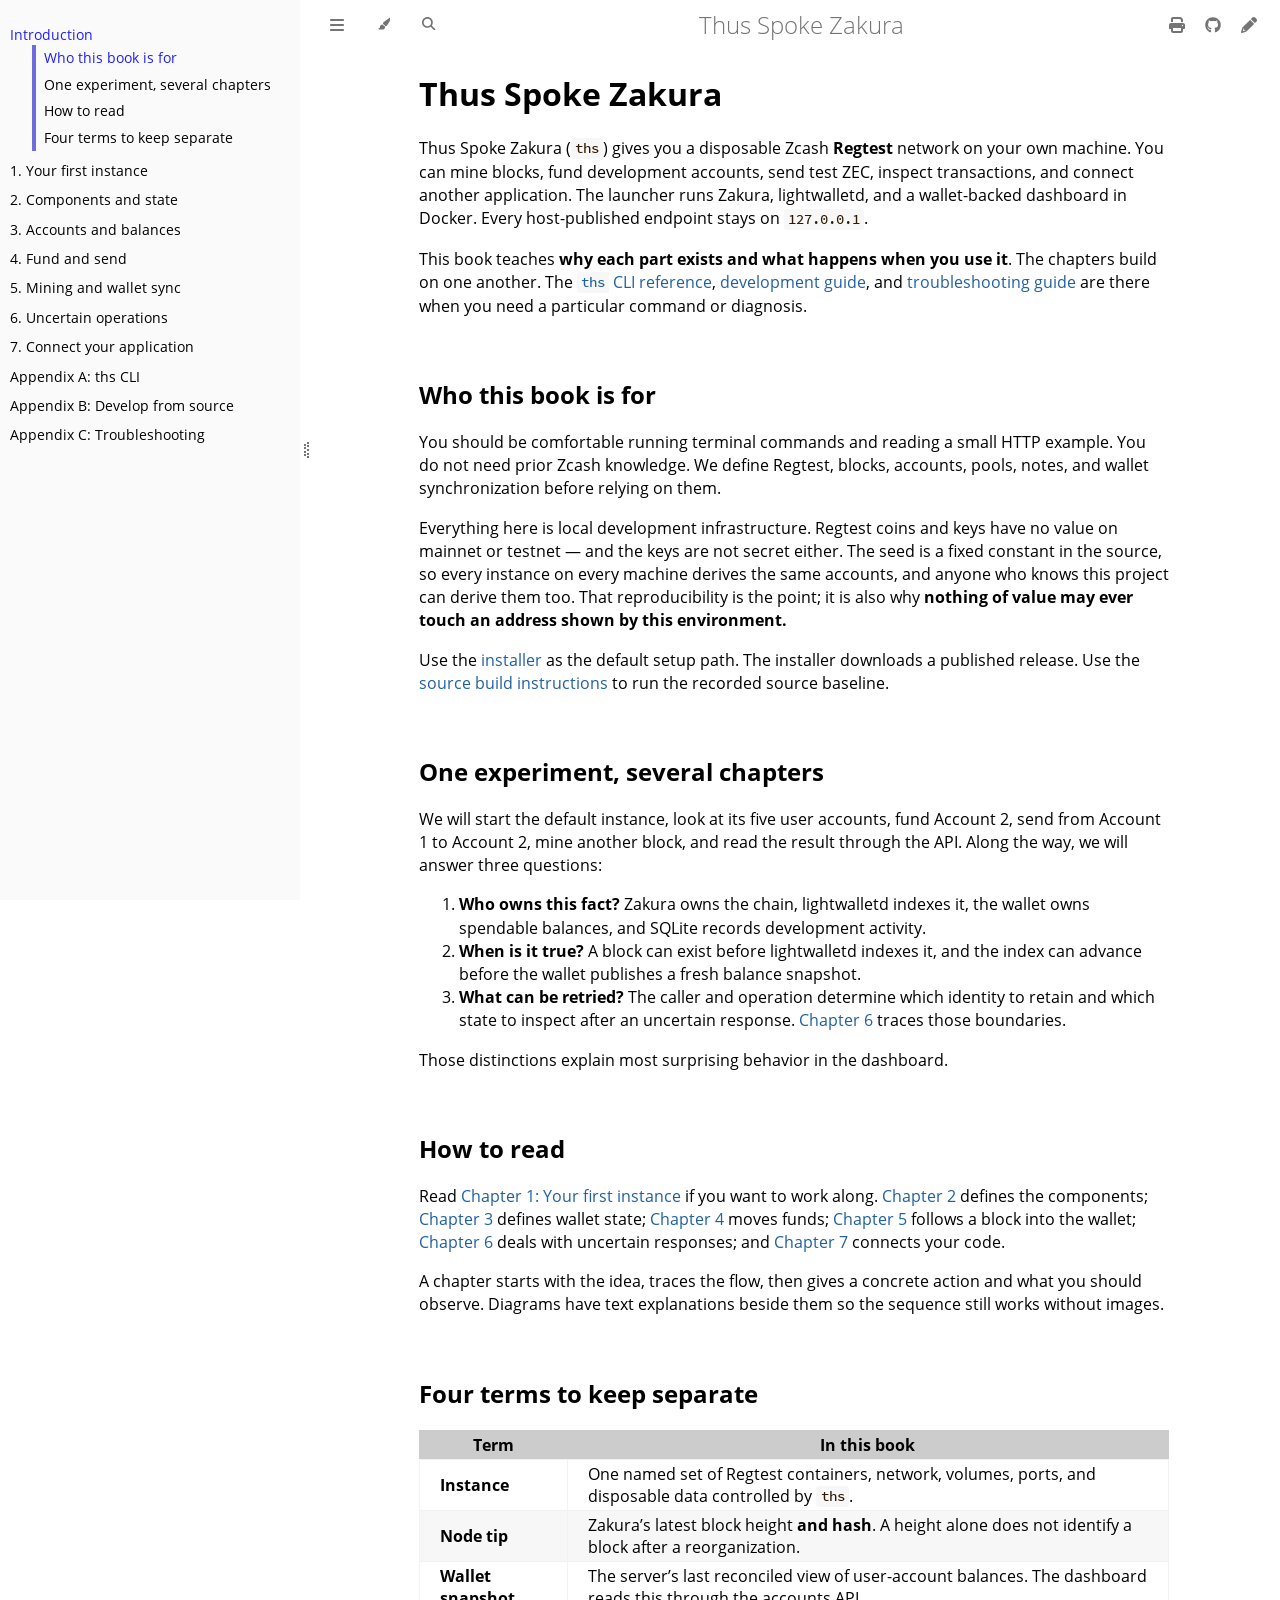
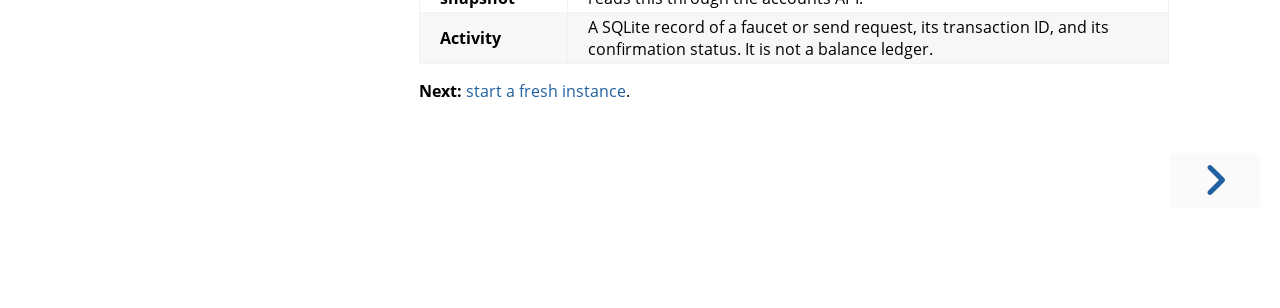
<file: index.html>
<!DOCTYPE HTML>
<html lang="en" class="light sidebar-visible" dir="ltr">
    <head>
        <!-- Book generated using mdBook -->
        <meta charset="UTF-8">
        <title>Introduction - Thus Spoke Zakura</title>


        <!-- Custom HTML head -->

        <meta name="description" content="A disposable Zcash Regtest network for local development.">
        <meta name="viewport" content="width=device-width, initial-scale=1">
        <meta name="theme-color" content="#ffffff">

        <link rel="icon" href="favicon-de23e50b.svg">
        <link rel="shortcut icon" href="favicon-8114d1fc.png">
        <link rel="stylesheet" href="css/variables-8adf115d.css">
        <link rel="stylesheet" href="css/general-2459343d.css">
        <link rel="stylesheet" href="css/chrome-ae938929.css">
        <link rel="stylesheet" href="css/print-9e4910d8.css" media="print">

        <!-- Fonts -->
        <link rel="stylesheet" href="fonts/fonts-9644e21d.css">

        <!-- Highlight.js Stylesheets -->
        <link rel="stylesheet" id="mdbook-highlight-css" href="highlight-493f70e1.css">
        <link rel="stylesheet" id="mdbook-tomorrow-night-css" href="tomorrow-night-4c0ae647.css">
        <link rel="stylesheet" id="mdbook-ayu-highlight-css" href="ayu-highlight-3fdfc3ac.css">

        <!-- Custom theme stylesheets -->
        <link rel="stylesheet" href="theme/figures-f9894ebb.css">


        <!-- Provide site root and default themes to javascript -->
        <script>
            const path_to_root = "";
            const default_light_theme = "light";
            const default_dark_theme = "navy";
            window.path_to_searchindex_js = "searchindex-5b2d4067.js";
        </script>
        <!-- Start loading toc.js asap -->
        <script src="toc-6a776a01.js"></script>
    </head>
    <body>
    <div id="mdbook-help-container">
        <div id="mdbook-help-popup">
            <h2 class="mdbook-help-title">Keyboard shortcuts</h2>
            <div>
                <p>Press <kbd>←</kbd> or <kbd>→</kbd> to navigate between chapters</p>
                <p>Press <kbd>S</kbd> or <kbd>/</kbd> to search in the book</p>
                <p>Press <kbd>?</kbd> to show this help</p>
                <p>Press <kbd>Esc</kbd> to hide this help</p>
            </div>
        </div>
    </div>
    <div id="mdbook-body-container">
        <!-- Work around some values being stored in localStorage wrapped in quotes -->
        <script>
            try {
                let theme = localStorage.getItem('mdbook-theme');
                let sidebar = localStorage.getItem('mdbook-sidebar');

                if (theme.startsWith('"') && theme.endsWith('"')) {
                    localStorage.setItem('mdbook-theme', theme.slice(1, theme.length - 1));
                }

                if (sidebar.startsWith('"') && sidebar.endsWith('"')) {
                    localStorage.setItem('mdbook-sidebar', sidebar.slice(1, sidebar.length - 1));
                }
            } catch (e) { }
        </script>

        <!-- Set the theme before any content is loaded, prevents flash -->
        <script>
            const default_theme = window.matchMedia("(prefers-color-scheme: dark)").matches ? default_dark_theme : default_light_theme;
            let theme;
            try { theme = localStorage.getItem('mdbook-theme'); } catch(e) { }
            if (theme === null || theme === undefined) { theme = default_theme; }
            const html = document.documentElement;
            html.classList.remove('light')
            html.classList.add(theme);
            html.classList.add("js");
        </script>

        <input type="checkbox" id="mdbook-sidebar-toggle-anchor" class="hidden">

        <!-- Hide / unhide sidebar before it is displayed -->
        <script>
            let sidebar = null;
            const sidebar_toggle = document.getElementById("mdbook-sidebar-toggle-anchor");
            if (document.body.clientWidth >= 1080) {
                try { sidebar = localStorage.getItem('mdbook-sidebar'); } catch(e) { }
                sidebar = sidebar || 'visible';
            } else {
                sidebar = 'hidden';
                sidebar_toggle.checked = false;
            }
            if (sidebar === 'visible') {
                sidebar_toggle.checked = true;
            } else {
                html.classList.remove('sidebar-visible');
            }
        </script>

        <nav id="mdbook-sidebar" class="sidebar" aria-label="Table of contents">
            <!-- populated by js -->
            <mdbook-sidebar-scrollbox class="sidebar-scrollbox"></mdbook-sidebar-scrollbox>
            <noscript>
                <iframe class="sidebar-iframe-outer" src="toc.html"></iframe>
            </noscript>
            <div id="mdbook-sidebar-resize-handle" class="sidebar-resize-handle">
                <div class="sidebar-resize-indicator"></div>
            </div>
        </nav>

        <div id="mdbook-page-wrapper" class="page-wrapper">

            <div class="page">
                <div id="mdbook-menu-bar-hover-placeholder"></div>
                <div id="mdbook-menu-bar" class="menu-bar sticky">
                    <div class="left-buttons">
                        <label id="mdbook-sidebar-toggle" class="icon-button" for="mdbook-sidebar-toggle-anchor" title="Toggle Table of Contents" aria-label="Toggle Table of Contents" aria-controls="mdbook-sidebar">
                            <span class=fa-svg><svg xmlns="http://www.w3.org/2000/svg" viewBox="0 0 448 512"><!--! Font Awesome Free 6.2.0 by @fontawesome - https://fontawesome.com License - https://fontawesome.com/license/free (Icons: CC BY 4.0, Fonts: SIL OFL 1.1, Code: MIT License) Copyright 2022 Fonticons, Inc. --><path d="M0 96C0 78.3 14.3 64 32 64H416c17.7 0 32 14.3 32 32s-14.3 32-32 32H32C14.3 128 0 113.7 0 96zM0 256c0-17.7 14.3-32 32-32H416c17.7 0 32 14.3 32 32s-14.3 32-32 32H32c-17.7 0-32-14.3-32-32zM448 416c0 17.7-14.3 32-32 32H32c-17.7 0-32-14.3-32-32s14.3-32 32-32H416c17.7 0 32 14.3 32 32z"/></svg></span>
                        </label>
                        <button id="mdbook-theme-toggle" class="icon-button" type="button" title="Change theme" aria-label="Change theme" aria-haspopup="true" aria-expanded="false" aria-controls="mdbook-theme-list">
                            <span class=fa-svg><svg xmlns="http://www.w3.org/2000/svg" viewBox="0 0 576 512"><!--! Font Awesome Free 6.2.0 by @fontawesome - https://fontawesome.com License - https://fontawesome.com/license/free (Icons: CC BY 4.0, Fonts: SIL OFL 1.1, Code: MIT License) Copyright 2022 Fonticons, Inc. --><path d="M371.3 367.1c27.3-3.9 51.9-19.4 67.2-42.9L600.2 74.1c12.6-19.5 9.4-45.3-7.6-61.2S549.7-4.4 531.1 9.6L294.4 187.2c-24 18-38.2 46.1-38.4 76.1L371.3 367.1zm-19.6 25.4l-116-104.4C175.9 290.3 128 339.6 128 400c0 3.9 .2 7.8 .6 11.6c1.8 17.5-10.2 36.4-27.8 36.4H96c-17.7 0-32 14.3-32 32s14.3 32 32 32H240c61.9 0 112-50.1 112-112c0-2.5-.1-5-.2-7.5z"/></svg></span>
                        </button>
                        <ul id="mdbook-theme-list" class="theme-popup" aria-label="Themes" role="menu">
                            <li role="none"><button role="menuitem" class="theme" id="mdbook-theme-default_theme">Auto</button></li>
                            <li role="none"><button role="menuitem" class="theme" id="mdbook-theme-light">Light</button></li>
                            <li role="none"><button role="menuitem" class="theme" id="mdbook-theme-rust">Rust</button></li>
                            <li role="none"><button role="menuitem" class="theme" id="mdbook-theme-coal">Coal</button></li>
                            <li role="none"><button role="menuitem" class="theme" id="mdbook-theme-navy">Navy</button></li>
                            <li role="none"><button role="menuitem" class="theme" id="mdbook-theme-ayu">Ayu</button></li>
                        </ul>
                        <button id="mdbook-search-toggle" class="icon-button" type="button" title="Search (`/`)" aria-label="Toggle Searchbar" aria-expanded="false" aria-keyshortcuts="/ s" aria-controls="mdbook-searchbar">
                            <span class=fa-svg><svg xmlns="http://www.w3.org/2000/svg" viewBox="0 0 512 512"><!--! Font Awesome Free 6.2.0 by @fontawesome - https://fontawesome.com License - https://fontawesome.com/license/free (Icons: CC BY 4.0, Fonts: SIL OFL 1.1, Code: MIT License) Copyright 2022 Fonticons, Inc. --><path d="M416 208c0 45.9-14.9 88.3-40 122.7L502.6 457.4c12.5 12.5 12.5 32.8 0 45.3s-32.8 12.5-45.3 0L330.7 376c-34.4 25.2-76.8 40-122.7 40C93.1 416 0 322.9 0 208S93.1 0 208 0S416 93.1 416 208zM208 352c79.5 0 144-64.5 144-144s-64.5-144-144-144S64 128.5 64 208s64.5 144 144 144z"/></svg></span>
                        </button>
                    </div>

                    <h1 class="menu-title">Thus Spoke Zakura</h1>

                    <div class="right-buttons">
                        <a href="print.html" title="Print this book" aria-label="Print this book">
                            <span class=fa-svg id="print-button"><svg xmlns="http://www.w3.org/2000/svg" viewBox="0 0 512 512"><!--! Font Awesome Free 6.2.0 by @fontawesome - https://fontawesome.com License - https://fontawesome.com/license/free (Icons: CC BY 4.0, Fonts: SIL OFL 1.1, Code: MIT License) Copyright 2022 Fonticons, Inc. --><path d="M128 0C92.7 0 64 28.7 64 64v96h64V64H354.7L384 93.3V160h64V93.3c0-17-6.7-33.3-18.7-45.3L400 18.7C388 6.7 371.7 0 354.7 0H128zM384 352v32 64H128V384 368 352H384zm64 32h32c17.7 0 32-14.3 32-32V256c0-35.3-28.7-64-64-64H64c-35.3 0-64 28.7-64 64v96c0 17.7 14.3 32 32 32H64v64c0 35.3 28.7 64 64 64H384c35.3 0 64-28.7 64-64V384zm-16-88c-13.3 0-24-10.7-24-24s10.7-24 24-24s24 10.7 24 24s-10.7 24-24 24z"/></svg></span>
                        </a>
                        <a href="https://github.com/zcashlabs/thus-spoke-zakura" title="Git repository" aria-label="Git repository">
                            <span class=fa-svg><svg xmlns="http://www.w3.org/2000/svg" viewBox="0 0 496 512"><!--! Font Awesome Free 6.2.0 by @fontawesome - https://fontawesome.com License - https://fontawesome.com/license/free (Icons: CC BY 4.0, Fonts: SIL OFL 1.1, Code: MIT License) Copyright 2022 Fonticons, Inc. --><path d="M165.9 397.4c0 2-2.3 3.6-5.2 3.6-3.3.3-5.6-1.3-5.6-3.6 0-2 2.3-3.6 5.2-3.6 3-.3 5.6 1.3 5.6 3.6zm-31.1-4.5c-.7 2 1.3 4.3 4.3 4.9 2.6 1 5.6 0 6.2-2s-1.3-4.3-4.3-5.2c-2.6-.7-5.5.3-6.2 2.3zm44.2-1.7c-2.9.7-4.9 2.6-4.6 4.9.3 2 2.9 3.3 5.9 2.6 2.9-.7 4.9-2.6 4.6-4.6-.3-1.9-3-3.2-5.9-2.9zM244.8 8C106.1 8 0 113.3 0 252c0 110.9 69.8 205.8 169.5 239.2 12.8 2.3 17.3-5.6 17.3-12.1 0-6.2-.3-40.4-.3-61.4 0 0-70 15-84.7-29.8 0 0-11.4-29.1-27.8-36.6 0 0-22.9-15.7 1.6-15.4 0 0 24.9 2 38.6 25.8 21.9 38.6 58.6 27.5 72.9 20.9 2.3-16 8.8-27.1 16-33.7-55.9-6.2-112.3-14.3-112.3-110.5 0-27.5 7.6-41.3 23.6-58.9-2.6-6.5-11.1-33.3 2.6-67.9 20.9-6.5 69 27 69 27 20-5.6 41.5-8.5 62.8-8.5s42.8 2.9 62.8 8.5c0 0 48.1-33.6 69-27 13.7 34.7 5.2 61.4 2.6 67.9 16 17.7 25.8 31.5 25.8 58.9 0 96.5-58.9 104.2-114.8 110.5 9.2 7.9 17 22.9 17 46.4 0 33.7-.3 75.4-.3 83.6 0 6.5 4.6 14.4 17.3 12.1C428.2 457.8 496 362.9 496 252 496 113.3 383.5 8 244.8 8zM97.2 352.9c-1.3 1-1 3.3.7 5.2 1.6 1.6 3.9 2.3 5.2 1 1.3-1 1-3.3-.7-5.2-1.6-1.6-3.9-2.3-5.2-1zm-10.8-8.1c-.7 1.3.3 2.9 2.3 3.9 1.6 1 3.6.7 4.3-.7.7-1.3-.3-2.9-2.3-3.9-2-.6-3.6-.3-4.3.7zm32.4 35.6c-1.6 1.3-1 4.3 1.3 6.2 2.3 2.3 5.2 2.6 6.5 1 1.3-1.3.7-4.3-1.3-6.2-2.2-2.3-5.2-2.6-6.5-1zm-11.4-14.7c-1.6 1-1.6 3.6 0 5.9 1.6 2.3 4.3 3.3 5.6 2.3 1.6-1.3 1.6-3.9 0-6.2-1.4-2.3-4-3.3-5.6-2z"/></svg></span>
                        </a>
                        <a href="https://github.com/zcashlabs/thus-spoke-zakura/edit/main/book/README.md" title="Suggest an edit" aria-label="Suggest an edit" rel="edit">
                            <span class=fa-svg id="git-edit-button"><svg xmlns="http://www.w3.org/2000/svg" viewBox="0 0 512 512"><!--! Font Awesome Free 6.2.0 by @fontawesome - https://fontawesome.com License - https://fontawesome.com/license/free (Icons: CC BY 4.0, Fonts: SIL OFL 1.1, Code: MIT License) Copyright 2022 Fonticons, Inc. --><path d="M421.7 220.3l-11.3 11.3-22.6 22.6-205 205c-6.6 6.6-14.8 11.5-23.8 14.1L30.8 511c-8.4 2.5-17.5 .2-23.7-6.1S-1.5 489.7 1 481.2L38.7 353.1c2.6-9 7.5-17.2 14.1-23.8l205-205 22.6-22.6 11.3-11.3 33.9 33.9 62.1 62.1 33.9 33.9zM96 353.9l-9.3 9.3c-.9 .9-1.6 2.1-2 3.4l-25.3 86 86-25.3c1.3-.4 2.5-1.1 3.4-2l9.3-9.3H112c-8.8 0-16-7.2-16-16V353.9zM453.3 19.3l39.4 39.4c25 25 25 65.5 0 90.5l-14.5 14.5-22.6 22.6-11.3 11.3-33.9-33.9-62.1-62.1L314.3 67.7l11.3-11.3 22.6-22.6 14.5-14.5c25-25 65.5-25 90.5 0z"/></svg></span>
                        </a>

                    </div>
                </div>

                <div id="mdbook-search-wrapper" class="hidden">
                    <form id="mdbook-searchbar-outer" class="searchbar-outer">
                        <div class="search-wrapper">
                            <input type="search" id="mdbook-searchbar" name="searchbar" placeholder="Search this book ..." aria-controls="mdbook-searchresults-outer" aria-describedby="searchresults-header">
                            <div class="spinner-wrapper">
                                <span class=fa-svg id="fa-spin"><svg xmlns="http://www.w3.org/2000/svg" viewBox="0 0 512 512"><!--! Font Awesome Free 6.2.0 by @fontawesome - https://fontawesome.com License - https://fontawesome.com/license/free (Icons: CC BY 4.0, Fonts: SIL OFL 1.1, Code: MIT License) Copyright 2022 Fonticons, Inc. --><path d="M304 48c0-26.5-21.5-48-48-48s-48 21.5-48 48s21.5 48 48 48s48-21.5 48-48zm0 416c0-26.5-21.5-48-48-48s-48 21.5-48 48s21.5 48 48 48s48-21.5 48-48zM48 304c26.5 0 48-21.5 48-48s-21.5-48-48-48s-48 21.5-48 48s21.5 48 48 48zm464-48c0-26.5-21.5-48-48-48s-48 21.5-48 48s21.5 48 48 48s48-21.5 48-48zM142.9 437c18.7-18.7 18.7-49.1 0-67.9s-49.1-18.7-67.9 0s-18.7 49.1 0 67.9s49.1 18.7 67.9 0zm0-294.2c18.7-18.7 18.7-49.1 0-67.9S93.7 56.2 75 75s-18.7 49.1 0 67.9s49.1 18.7 67.9 0zM369.1 437c18.7 18.7 49.1 18.7 67.9 0s18.7-49.1 0-67.9s-49.1-18.7-67.9 0s-18.7 49.1 0 67.9z"/></svg></span>
                            </div>
                        </div>
                    </form>
                    <div id="mdbook-searchresults-outer" class="searchresults-outer hidden">
                        <div id="mdbook-searchresults-header" class="searchresults-header"></div>
                        <ul id="mdbook-searchresults">
                        </ul>
                    </div>
                </div>

                <!-- Apply ARIA attributes after the sidebar and the sidebar toggle button are added to the DOM -->
                <script>
                    document.getElementById('mdbook-sidebar-toggle').setAttribute('aria-expanded', sidebar === 'visible');
                    document.getElementById('mdbook-sidebar').setAttribute('aria-hidden', sidebar !== 'visible');
                    Array.from(document.querySelectorAll('#mdbook-sidebar a')).forEach(function(link) {
                        link.setAttribute('tabIndex', sidebar === 'visible' ? 0 : -1);
                    });
                </script>

                <div id="mdbook-content" class="content">
                    <main>
                        <h1 id="thus-spoke-zakura"><a class="header" href="#thus-spoke-zakura">Thus Spoke Zakura</a></h1>
<p>Thus Spoke Zakura (<code>ths</code>) gives you a disposable Zcash <strong>Regtest</strong> network on
your own machine. You can mine blocks, fund development accounts, send test ZEC,
inspect transactions, and connect another application. The launcher runs
Zakura, lightwalletd, and a wallet-backed dashboard in Docker. Every
host-published endpoint stays on <code>127.0.0.1</code>.</p>
<p>This book teaches <strong>why each part exists and what happens when you use it</strong>.
The chapters build on one another. The <a href="cli.html"><code>ths</code> CLI reference</a>,
<a href="development.html">development guide</a>, and <a href="troubleshooting.html">troubleshooting guide</a>
are there when you need a particular command or diagnosis.</p>
<h2 id="who-this-book-is-for"><a class="header" href="#who-this-book-is-for">Who this book is for</a></h2>
<p>You should be comfortable running terminal commands and reading a small HTTP
example. You do not need prior Zcash knowledge. We define Regtest, blocks,
accounts, pools, notes, and wallet synchronization before relying on them.</p>
<p>Everything here is local development infrastructure. Regtest coins and keys
have no value on mainnet or testnet — and the keys are not secret either. The
seed is a fixed constant in the source, so every instance on every machine
derives the same accounts, and anyone who knows this project can derive them
too. That reproducibility is the point; it is also why <strong>nothing of value may
ever touch an address shown by this environment.</strong></p>
<p>Use the <a href="getting-started.html#install-the-launcher">installer</a> as the default
setup path. The installer downloads a published release. Use the <a href="development.html">source build instructions</a>
to run the recorded source baseline.</p>
<h2 id="one-experiment-several-chapters"><a class="header" href="#one-experiment-several-chapters">One experiment, several chapters</a></h2>
<p>We will start the default instance, look at its five user accounts, fund
Account 2, send from Account 1 to Account 2, mine another block, and read the
result through the API. Along the way, we will answer three questions:</p>
<ol>
<li><strong>Who owns this fact?</strong> Zakura owns the chain, lightwalletd indexes it,
the wallet owns spendable balances, and SQLite records development activity.</li>
<li><strong>When is it true?</strong> A block can exist before lightwalletd indexes it, and
the index can advance before the wallet publishes a fresh balance snapshot.</li>
<li><strong>What can be retried?</strong> The caller and operation determine which identity
to retain and which state to inspect after an uncertain response. <a href="architecture/operations.html">Chapter
6</a> traces those boundaries.</li>
</ol>
<p>Those distinctions explain most surprising behavior in the dashboard.</p>
<h2 id="how-to-read"><a class="header" href="#how-to-read">How to read</a></h2>
<p>Read <a href="getting-started.html">Chapter 1: Your first instance</a> if you want to work
along. <a href="architecture/overview.html">Chapter 2</a> defines the components;
<a href="accounts-and-balances.html">Chapter 3</a> defines wallet state; <a href="using-the-dashboard.html">Chapter
4</a> moves funds; <a href="mining-and-sync.html">Chapter 5</a> follows
a block into the wallet; <a href="architecture/operations.html">Chapter 6</a> deals with
uncertain responses; and <a href="connect-an-app.html">Chapter 7</a> connects your code.</p>
<p>A chapter starts with the idea, traces the flow, then gives a concrete action
and what you should observe. Diagrams have text explanations beside them so
the sequence still works without images.</p>
<h2 id="four-terms-to-keep-separate"><a class="header" href="#four-terms-to-keep-separate">Four terms to keep separate</a></h2>
<div class="table-wrapper">
<table>
<thead>
<tr><th>Term</th><th>In this book</th></tr>
</thead>
<tbody>
<tr><td><strong>Instance</strong></td><td>One named set of Regtest containers, network, volumes, ports, and disposable data controlled by <code>ths</code>.</td></tr>
<tr><td><strong>Node tip</strong></td><td>Zakura’s latest block height <strong>and hash</strong>. A height alone does not identify a block after a reorganization.</td></tr>
<tr><td><strong>Wallet snapshot</strong></td><td>The server’s last reconciled view of user-account balances. The dashboard reads this through the accounts API.</td></tr>
<tr><td><strong>Activity</strong></td><td>A SQLite record of a faucet or send request, its transaction ID, and its confirmation status. It is not a balance ledger.</td></tr>
</tbody>
</table>
</div>
<p><strong>Next:</strong> <a href="getting-started.html">start a fresh instance</a>.</p>

                    </main>

                    <nav class="nav-wrapper" aria-label="Page navigation">
                        <!-- Mobile navigation buttons -->

                            <a rel="next prefetch" href="getting-started.html" class="mobile-nav-chapters next" title="Next chapter" aria-label="Next chapter" aria-keyshortcuts="Right">
                                <span class=fa-svg><svg xmlns="http://www.w3.org/2000/svg" viewBox="0 0 320 512"><!--! Font Awesome Free 6.2.0 by @fontawesome - https://fontawesome.com License - https://fontawesome.com/license/free (Icons: CC BY 4.0, Fonts: SIL OFL 1.1, Code: MIT License) Copyright 2022 Fonticons, Inc. --><path d="M278.6 233.4c12.5 12.5 12.5 32.8 0 45.3l-160 160c-12.5 12.5-32.8 12.5-45.3 0s-12.5-32.8 0-45.3L210.7 256 73.4 118.6c-12.5-12.5-12.5-32.8 0-45.3s32.8-12.5 45.3 0l160 160z"/></svg></span>
                            </a>

                        <div style="clear: both"></div>
                    </nav>
                </div>
            </div>

            <nav class="nav-wide-wrapper" aria-label="Page navigation">

                    <a rel="next prefetch" href="getting-started.html" class="nav-chapters next" title="Next chapter" aria-label="Next chapter" aria-keyshortcuts="Right">
                        <span class=fa-svg><svg xmlns="http://www.w3.org/2000/svg" viewBox="0 0 320 512"><!--! Font Awesome Free 6.2.0 by @fontawesome - https://fontawesome.com License - https://fontawesome.com/license/free (Icons: CC BY 4.0, Fonts: SIL OFL 1.1, Code: MIT License) Copyright 2022 Fonticons, Inc. --><path d="M278.6 233.4c12.5 12.5 12.5 32.8 0 45.3l-160 160c-12.5 12.5-32.8 12.5-45.3 0s-12.5-32.8 0-45.3L210.7 256 73.4 118.6c-12.5-12.5-12.5-32.8 0-45.3s32.8-12.5 45.3 0l160 160z"/></svg></span>
                    </a>
            </nav>

        </div>

        <template id=fa-eye><span class=fa-svg><svg xmlns="http://www.w3.org/2000/svg" viewBox="0 0 576 512"><!--! Font Awesome Free 6.2.0 by @fontawesome - https://fontawesome.com License - https://fontawesome.com/license/free (Icons: CC BY 4.0, Fonts: SIL OFL 1.1, Code: MIT License) Copyright 2022 Fonticons, Inc. --><path d="M288 32c-80.8 0-145.5 36.8-192.6 80.6C48.6 156 17.3 208 2.5 243.7c-3.3 7.9-3.3 16.7 0 24.6C17.3 304 48.6 356 95.4 399.4C142.5 443.2 207.2 480 288 480s145.5-36.8 192.6-80.6c46.8-43.5 78.1-95.4 93-131.1c3.3-7.9 3.3-16.7 0-24.6c-14.9-35.7-46.2-87.7-93-131.1C433.5 68.8 368.8 32 288 32zM432 256c0 79.5-64.5 144-144 144s-144-64.5-144-144s64.5-144 144-144s144 64.5 144 144zM288 192c0 35.3-28.7 64-64 64c-11.5 0-22.3-3-31.6-8.4c-.2 2.8-.4 5.5-.4 8.4c0 53 43 96 96 96s96-43 96-96s-43-96-96-96c-2.8 0-5.6 .1-8.4 .4c5.3 9.3 8.4 20.1 8.4 31.6z"/></svg></span></template>
        <template id=fa-eye-slash><span class=fa-svg><svg xmlns="http://www.w3.org/2000/svg" viewBox="0 0 640 512"><!--! Font Awesome Free 6.2.0 by @fontawesome - https://fontawesome.com License - https://fontawesome.com/license/free (Icons: CC BY 4.0, Fonts: SIL OFL 1.1, Code: MIT License) Copyright 2022 Fonticons, Inc. --><path d="M38.8 5.1C28.4-3.1 13.3-1.2 5.1 9.2S-1.2 34.7 9.2 42.9l592 464c10.4 8.2 25.5 6.3 33.7-4.1s6.3-25.5-4.1-33.7L525.6 386.7c39.6-40.6 66.4-86.1 79.9-118.4c3.3-7.9 3.3-16.7 0-24.6c-14.9-35.7-46.2-87.7-93-131.1C465.5 68.8 400.8 32 320 32c-68.2 0-125 26.3-169.3 60.8L38.8 5.1zM223.1 149.5C248.6 126.2 282.7 112 320 112c79.5 0 144 64.5 144 144c0 24.9-6.3 48.3-17.4 68.7L408 294.5c5.2-11.8 8-24.8 8-38.5c0-53-43-96-96-96c-2.8 0-5.6 .1-8.4 .4c5.3 9.3 8.4 20.1 8.4 31.6c0 10.2-2.4 19.8-6.6 28.3l-90.3-70.8zm223.1 298L373 389.9c-16.4 6.5-34.3 10.1-53 10.1c-79.5 0-144-64.5-144-144c0-6.9 .5-13.6 1.4-20.2L83.1 161.5C60.3 191.2 44 220.8 34.5 243.7c-3.3 7.9-3.3 16.7 0 24.6c14.9 35.7 46.2 87.7 93 131.1C174.5 443.2 239.2 480 320 480c47.8 0 89.9-12.9 126.2-32.5z"/></svg></span></template>
        <template id=fa-copy><span class=fa-svg><svg xmlns="http://www.w3.org/2000/svg" viewBox="0 0 512 512"><!--! Font Awesome Free 6.2.0 by @fontawesome - https://fontawesome.com License - https://fontawesome.com/license/free (Icons: CC BY 4.0, Fonts: SIL OFL 1.1, Code: MIT License) Copyright 2022 Fonticons, Inc. --><path d="M502.6 70.63l-61.25-61.25C435.4 3.371 427.2 0 418.7 0H255.1c-35.35 0-64 28.66-64 64l.0195 256C192 355.4 220.7 384 256 384h192c35.2 0 64-28.8 64-64V93.25C512 84.77 508.6 76.63 502.6 70.63zM464 320c0 8.836-7.164 16-16 16H255.1c-8.838 0-16-7.164-16-16L239.1 64.13c0-8.836 7.164-16 16-16h128L384 96c0 17.67 14.33 32 32 32h47.1V320zM272 448c0 8.836-7.164 16-16 16H63.1c-8.838 0-16-7.164-16-16L47.98 192.1c0-8.836 7.164-16 16-16H160V128H63.99c-35.35 0-64 28.65-64 64l.0098 256C.002 483.3 28.66 512 64 512h192c35.2 0 64-28.8 64-64v-32h-47.1L272 448z"/></svg></span></template>
        <template id=fa-play><span class=fa-svg><svg xmlns="http://www.w3.org/2000/svg" viewBox="0 0 384 512"><!--! Font Awesome Free 6.2.0 by @fontawesome - https://fontawesome.com License - https://fontawesome.com/license/free (Icons: CC BY 4.0, Fonts: SIL OFL 1.1, Code: MIT License) Copyright 2022 Fonticons, Inc. --><path d="M73 39c-14.8-9.1-33.4-9.4-48.5-.9S0 62.6 0 80V432c0 17.4 9.4 33.4 24.5 41.9s33.7 8.1 48.5-.9L361 297c14.3-8.7 23-24.2 23-41s-8.7-32.2-23-41L73 39z"/></svg></span></template>
        <template id=fa-clock-rotate-left><span class=fa-svg><svg xmlns="http://www.w3.org/2000/svg" viewBox="0 0 512 512"><!--! Font Awesome Free 6.2.0 by @fontawesome - https://fontawesome.com License - https://fontawesome.com/license/free (Icons: CC BY 4.0, Fonts: SIL OFL 1.1, Code: MIT License) Copyright 2022 Fonticons, Inc. --><path d="M75 75L41 41C25.9 25.9 0 36.6 0 57.9V168c0 13.3 10.7 24 24 24H134.1c21.4 0 32.1-25.9 17-41l-30.8-30.8C155 85.5 203 64 256 64c106 0 192 86 192 192s-86 192-192 192c-40.8 0-78.6-12.7-109.7-34.4c-14.5-10.1-34.4-6.6-44.6 7.9s-6.6 34.4 7.9 44.6C151.2 495 201.7 512 256 512c141.4 0 256-114.6 256-256S397.4 0 256 0C185.3 0 121.3 28.7 75 75zm181 53c-13.3 0-24 10.7-24 24V256c0 6.4 2.5 12.5 7 17l72 72c9.4 9.4 24.6 9.4 33.9 0s9.4-24.6 0-33.9l-65-65V152c0-13.3-10.7-24-24-24z"/></svg></span></template>



        <script>
            window.playground_copyable = true;
        </script>


        <script src="elasticlunr-ef4e11c1.min.js"></script>
        <script src="mark-09e88c2c.min.js"></script>
        <script src="searcher-c2a407aa.js"></script>

        <script src="clipboard-1626706a.min.js"></script>
        <script src="highlight-abc7f01d.js"></script>
        <script src="book-a0b12cfe.js"></script>

        <!-- Custom JS scripts -->



    </div>
    </body>
</html>
</file>
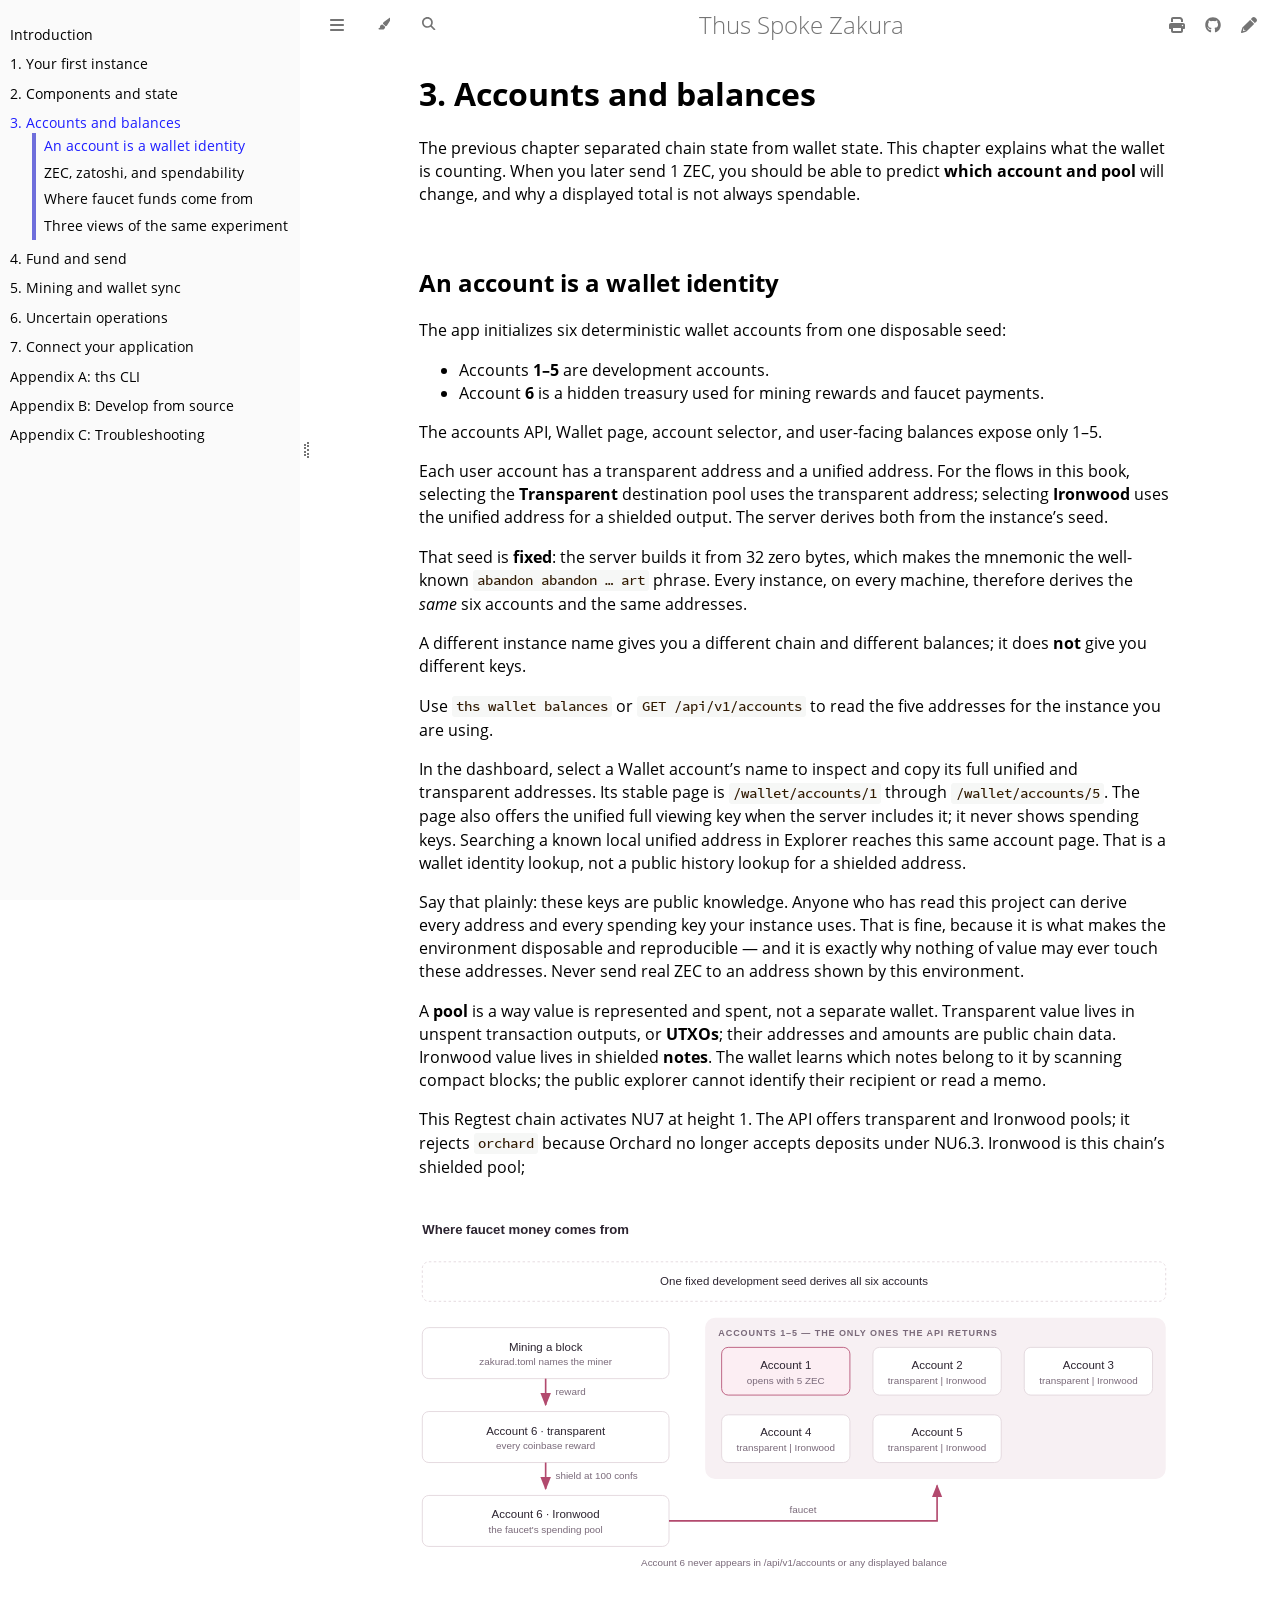
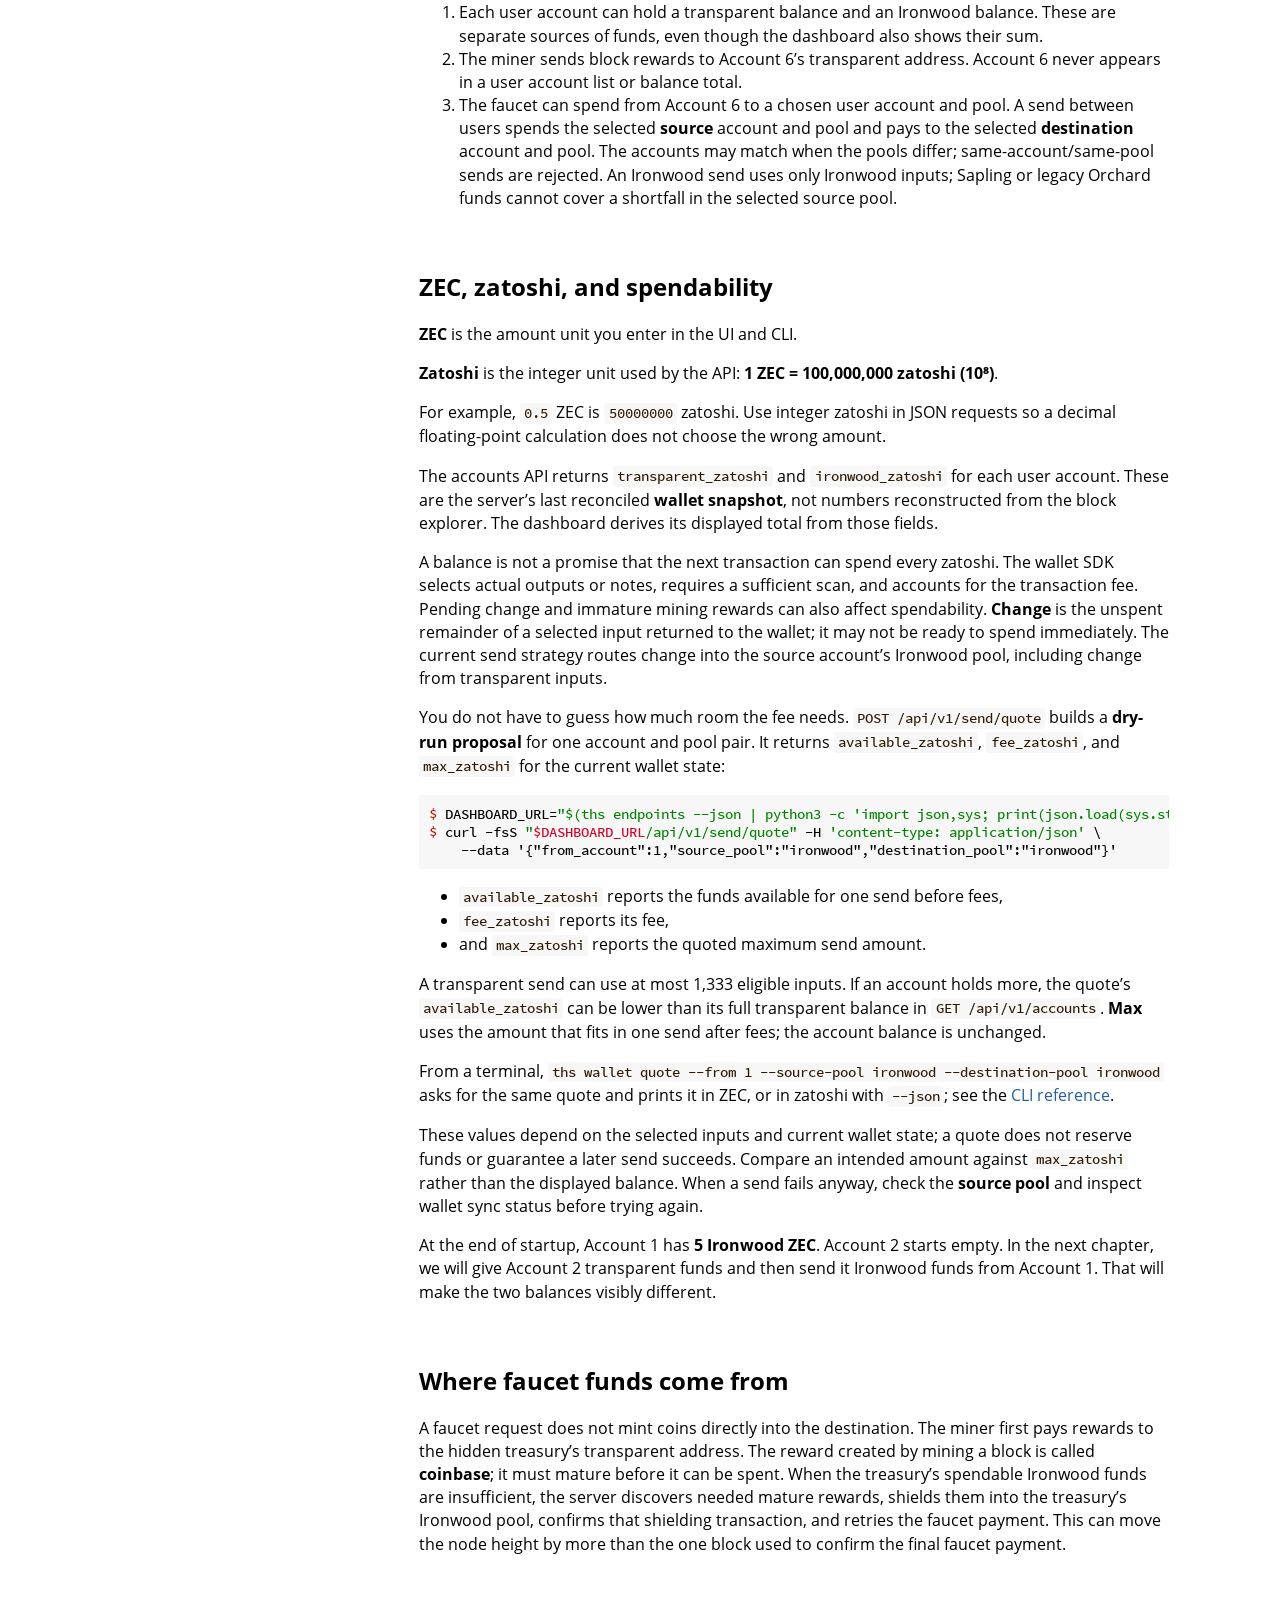
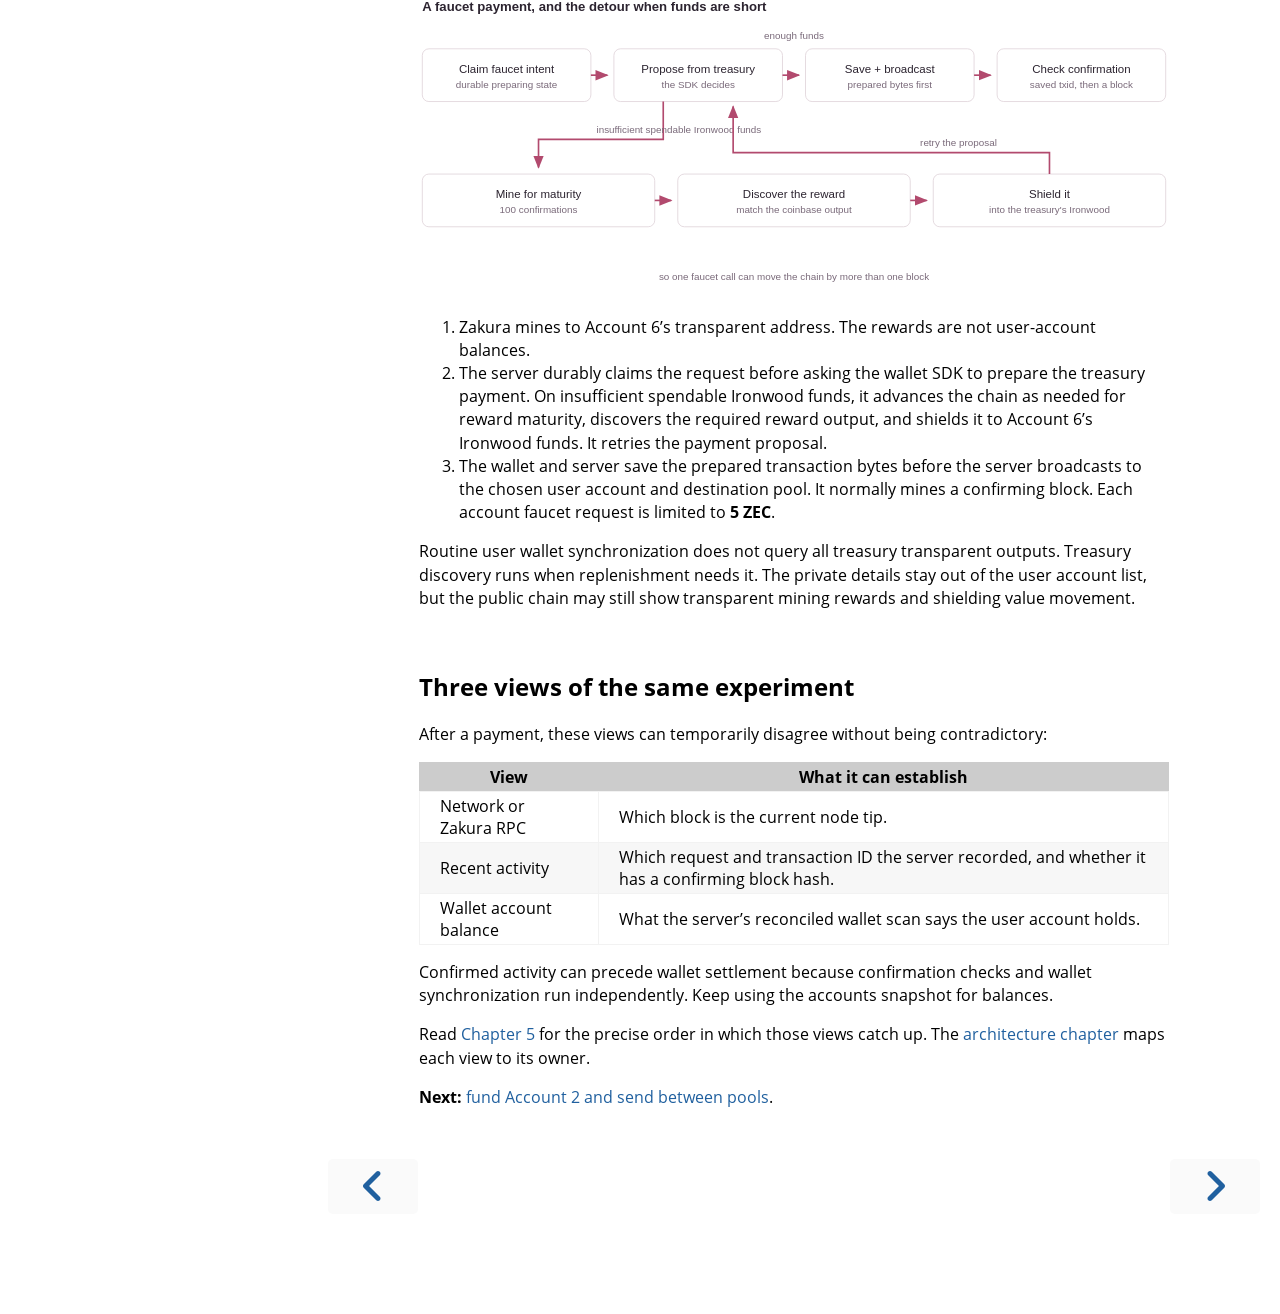
<file: accounts-and-balances.html>
<!DOCTYPE HTML>
<html lang="en" class="light sidebar-visible" dir="ltr">
    <head>
        <!-- Book generated using mdBook -->
        <meta charset="UTF-8">
        <title>3. Accounts and balances - Thus Spoke Zakura</title>


        <!-- Custom HTML head -->

        <meta name="description" content="A disposable Zcash Regtest network for local development.">
        <meta name="viewport" content="width=device-width, initial-scale=1">
        <meta name="theme-color" content="#ffffff">

        <link rel="icon" href="favicon-de23e50b.svg">
        <link rel="shortcut icon" href="favicon-8114d1fc.png">
        <link rel="stylesheet" href="css/variables-8adf115d.css">
        <link rel="stylesheet" href="css/general-2459343d.css">
        <link rel="stylesheet" href="css/chrome-ae938929.css">
        <link rel="stylesheet" href="css/print-9e4910d8.css" media="print">

        <!-- Fonts -->
        <link rel="stylesheet" href="fonts/fonts-9644e21d.css">

        <!-- Highlight.js Stylesheets -->
        <link rel="stylesheet" id="mdbook-highlight-css" href="highlight-493f70e1.css">
        <link rel="stylesheet" id="mdbook-tomorrow-night-css" href="tomorrow-night-4c0ae647.css">
        <link rel="stylesheet" id="mdbook-ayu-highlight-css" href="ayu-highlight-3fdfc3ac.css">

        <!-- Custom theme stylesheets -->
        <link rel="stylesheet" href="theme/figures-f9894ebb.css">


        <!-- Provide site root and default themes to javascript -->
        <script>
            const path_to_root = "";
            const default_light_theme = "light";
            const default_dark_theme = "navy";
            window.path_to_searchindex_js = "searchindex-5b2d4067.js";
        </script>
        <!-- Start loading toc.js asap -->
        <script src="toc-6a776a01.js"></script>
    </head>
    <body>
    <div id="mdbook-help-container">
        <div id="mdbook-help-popup">
            <h2 class="mdbook-help-title">Keyboard shortcuts</h2>
            <div>
                <p>Press <kbd>←</kbd> or <kbd>→</kbd> to navigate between chapters</p>
                <p>Press <kbd>S</kbd> or <kbd>/</kbd> to search in the book</p>
                <p>Press <kbd>?</kbd> to show this help</p>
                <p>Press <kbd>Esc</kbd> to hide this help</p>
            </div>
        </div>
    </div>
    <div id="mdbook-body-container">
        <!-- Work around some values being stored in localStorage wrapped in quotes -->
        <script>
            try {
                let theme = localStorage.getItem('mdbook-theme');
                let sidebar = localStorage.getItem('mdbook-sidebar');

                if (theme.startsWith('"') && theme.endsWith('"')) {
                    localStorage.setItem('mdbook-theme', theme.slice(1, theme.length - 1));
                }

                if (sidebar.startsWith('"') && sidebar.endsWith('"')) {
                    localStorage.setItem('mdbook-sidebar', sidebar.slice(1, sidebar.length - 1));
                }
            } catch (e) { }
        </script>

        <!-- Set the theme before any content is loaded, prevents flash -->
        <script>
            const default_theme = window.matchMedia("(prefers-color-scheme: dark)").matches ? default_dark_theme : default_light_theme;
            let theme;
            try { theme = localStorage.getItem('mdbook-theme'); } catch(e) { }
            if (theme === null || theme === undefined) { theme = default_theme; }
            const html = document.documentElement;
            html.classList.remove('light')
            html.classList.add(theme);
            html.classList.add("js");
        </script>

        <input type="checkbox" id="mdbook-sidebar-toggle-anchor" class="hidden">

        <!-- Hide / unhide sidebar before it is displayed -->
        <script>
            let sidebar = null;
            const sidebar_toggle = document.getElementById("mdbook-sidebar-toggle-anchor");
            if (document.body.clientWidth >= 1080) {
                try { sidebar = localStorage.getItem('mdbook-sidebar'); } catch(e) { }
                sidebar = sidebar || 'visible';
            } else {
                sidebar = 'hidden';
                sidebar_toggle.checked = false;
            }
            if (sidebar === 'visible') {
                sidebar_toggle.checked = true;
            } else {
                html.classList.remove('sidebar-visible');
            }
        </script>

        <nav id="mdbook-sidebar" class="sidebar" aria-label="Table of contents">
            <!-- populated by js -->
            <mdbook-sidebar-scrollbox class="sidebar-scrollbox"></mdbook-sidebar-scrollbox>
            <noscript>
                <iframe class="sidebar-iframe-outer" src="toc.html"></iframe>
            </noscript>
            <div id="mdbook-sidebar-resize-handle" class="sidebar-resize-handle">
                <div class="sidebar-resize-indicator"></div>
            </div>
        </nav>

        <div id="mdbook-page-wrapper" class="page-wrapper">

            <div class="page">
                <div id="mdbook-menu-bar-hover-placeholder"></div>
                <div id="mdbook-menu-bar" class="menu-bar sticky">
                    <div class="left-buttons">
                        <label id="mdbook-sidebar-toggle" class="icon-button" for="mdbook-sidebar-toggle-anchor" title="Toggle Table of Contents" aria-label="Toggle Table of Contents" aria-controls="mdbook-sidebar">
                            <span class=fa-svg><svg xmlns="http://www.w3.org/2000/svg" viewBox="0 0 448 512"><!--! Font Awesome Free 6.2.0 by @fontawesome - https://fontawesome.com License - https://fontawesome.com/license/free (Icons: CC BY 4.0, Fonts: SIL OFL 1.1, Code: MIT License) Copyright 2022 Fonticons, Inc. --><path d="M0 96C0 78.3 14.3 64 32 64H416c17.7 0 32 14.3 32 32s-14.3 32-32 32H32C14.3 128 0 113.7 0 96zM0 256c0-17.7 14.3-32 32-32H416c17.7 0 32 14.3 32 32s-14.3 32-32 32H32c-17.7 0-32-14.3-32-32zM448 416c0 17.7-14.3 32-32 32H32c-17.7 0-32-14.3-32-32s14.3-32 32-32H416c17.7 0 32 14.3 32 32z"/></svg></span>
                        </label>
                        <button id="mdbook-theme-toggle" class="icon-button" type="button" title="Change theme" aria-label="Change theme" aria-haspopup="true" aria-expanded="false" aria-controls="mdbook-theme-list">
                            <span class=fa-svg><svg xmlns="http://www.w3.org/2000/svg" viewBox="0 0 576 512"><!--! Font Awesome Free 6.2.0 by @fontawesome - https://fontawesome.com License - https://fontawesome.com/license/free (Icons: CC BY 4.0, Fonts: SIL OFL 1.1, Code: MIT License) Copyright 2022 Fonticons, Inc. --><path d="M371.3 367.1c27.3-3.9 51.9-19.4 67.2-42.9L600.2 74.1c12.6-19.5 9.4-45.3-7.6-61.2S549.7-4.4 531.1 9.6L294.4 187.2c-24 18-38.2 46.1-38.4 76.1L371.3 367.1zm-19.6 25.4l-116-104.4C175.9 290.3 128 339.6 128 400c0 3.9 .2 7.8 .6 11.6c1.8 17.5-10.2 36.4-27.8 36.4H96c-17.7 0-32 14.3-32 32s14.3 32 32 32H240c61.9 0 112-50.1 112-112c0-2.5-.1-5-.2-7.5z"/></svg></span>
                        </button>
                        <ul id="mdbook-theme-list" class="theme-popup" aria-label="Themes" role="menu">
                            <li role="none"><button role="menuitem" class="theme" id="mdbook-theme-default_theme">Auto</button></li>
                            <li role="none"><button role="menuitem" class="theme" id="mdbook-theme-light">Light</button></li>
                            <li role="none"><button role="menuitem" class="theme" id="mdbook-theme-rust">Rust</button></li>
                            <li role="none"><button role="menuitem" class="theme" id="mdbook-theme-coal">Coal</button></li>
                            <li role="none"><button role="menuitem" class="theme" id="mdbook-theme-navy">Navy</button></li>
                            <li role="none"><button role="menuitem" class="theme" id="mdbook-theme-ayu">Ayu</button></li>
                        </ul>
                        <button id="mdbook-search-toggle" class="icon-button" type="button" title="Search (`/`)" aria-label="Toggle Searchbar" aria-expanded="false" aria-keyshortcuts="/ s" aria-controls="mdbook-searchbar">
                            <span class=fa-svg><svg xmlns="http://www.w3.org/2000/svg" viewBox="0 0 512 512"><!--! Font Awesome Free 6.2.0 by @fontawesome - https://fontawesome.com License - https://fontawesome.com/license/free (Icons: CC BY 4.0, Fonts: SIL OFL 1.1, Code: MIT License) Copyright 2022 Fonticons, Inc. --><path d="M416 208c0 45.9-14.9 88.3-40 122.7L502.6 457.4c12.5 12.5 12.5 32.8 0 45.3s-32.8 12.5-45.3 0L330.7 376c-34.4 25.2-76.8 40-122.7 40C93.1 416 0 322.9 0 208S93.1 0 208 0S416 93.1 416 208zM208 352c79.5 0 144-64.5 144-144s-64.5-144-144-144S64 128.5 64 208s64.5 144 144 144z"/></svg></span>
                        </button>
                    </div>

                    <h1 class="menu-title">Thus Spoke Zakura</h1>

                    <div class="right-buttons">
                        <a href="print.html" title="Print this book" aria-label="Print this book">
                            <span class=fa-svg id="print-button"><svg xmlns="http://www.w3.org/2000/svg" viewBox="0 0 512 512"><!--! Font Awesome Free 6.2.0 by @fontawesome - https://fontawesome.com License - https://fontawesome.com/license/free (Icons: CC BY 4.0, Fonts: SIL OFL 1.1, Code: MIT License) Copyright 2022 Fonticons, Inc. --><path d="M128 0C92.7 0 64 28.7 64 64v96h64V64H354.7L384 93.3V160h64V93.3c0-17-6.7-33.3-18.7-45.3L400 18.7C388 6.7 371.7 0 354.7 0H128zM384 352v32 64H128V384 368 352H384zm64 32h32c17.7 0 32-14.3 32-32V256c0-35.3-28.7-64-64-64H64c-35.3 0-64 28.7-64 64v96c0 17.7 14.3 32 32 32H64v64c0 35.3 28.7 64 64 64H384c35.3 0 64-28.7 64-64V384zm-16-88c-13.3 0-24-10.7-24-24s10.7-24 24-24s24 10.7 24 24s-10.7 24-24 24z"/></svg></span>
                        </a>
                        <a href="https://github.com/zcashlabs/thus-spoke-zakura" title="Git repository" aria-label="Git repository">
                            <span class=fa-svg><svg xmlns="http://www.w3.org/2000/svg" viewBox="0 0 496 512"><!--! Font Awesome Free 6.2.0 by @fontawesome - https://fontawesome.com License - https://fontawesome.com/license/free (Icons: CC BY 4.0, Fonts: SIL OFL 1.1, Code: MIT License) Copyright 2022 Fonticons, Inc. --><path d="M165.9 397.4c0 2-2.3 3.6-5.2 3.6-3.3.3-5.6-1.3-5.6-3.6 0-2 2.3-3.6 5.2-3.6 3-.3 5.6 1.3 5.6 3.6zm-31.1-4.5c-.7 2 1.3 4.3 4.3 4.9 2.6 1 5.6 0 6.2-2s-1.3-4.3-4.3-5.2c-2.6-.7-5.5.3-6.2 2.3zm44.2-1.7c-2.9.7-4.9 2.6-4.6 4.9.3 2 2.9 3.3 5.9 2.6 2.9-.7 4.9-2.6 4.6-4.6-.3-1.9-3-3.2-5.9-2.9zM244.8 8C106.1 8 0 113.3 0 252c0 110.9 69.8 205.8 169.5 239.2 12.8 2.3 17.3-5.6 17.3-12.1 0-6.2-.3-40.4-.3-61.4 0 0-70 15-84.7-29.8 0 0-11.4-29.1-27.8-36.6 0 0-22.9-15.7 1.6-15.4 0 0 24.9 2 38.6 25.8 21.9 38.6 58.6 27.5 72.9 20.9 2.3-16 8.8-27.1 16-33.7-55.9-6.2-112.3-14.3-112.3-110.5 0-27.5 7.6-41.3 23.6-58.9-2.6-6.5-11.1-33.3 2.6-67.9 20.9-6.5 69 27 69 27 20-5.6 41.5-8.5 62.8-8.5s42.8 2.9 62.8 8.5c0 0 48.1-33.6 69-27 13.7 34.7 5.2 61.4 2.6 67.9 16 17.7 25.8 31.5 25.8 58.9 0 96.5-58.9 104.2-114.8 110.5 9.2 7.9 17 22.9 17 46.4 0 33.7-.3 75.4-.3 83.6 0 6.5 4.6 14.4 17.3 12.1C428.2 457.8 496 362.9 496 252 496 113.3 383.5 8 244.8 8zM97.2 352.9c-1.3 1-1 3.3.7 5.2 1.6 1.6 3.9 2.3 5.2 1 1.3-1 1-3.3-.7-5.2-1.6-1.6-3.9-2.3-5.2-1zm-10.8-8.1c-.7 1.3.3 2.9 2.3 3.9 1.6 1 3.6.7 4.3-.7.7-1.3-.3-2.9-2.3-3.9-2-.6-3.6-.3-4.3.7zm32.4 35.6c-1.6 1.3-1 4.3 1.3 6.2 2.3 2.3 5.2 2.6 6.5 1 1.3-1.3.7-4.3-1.3-6.2-2.2-2.3-5.2-2.6-6.5-1zm-11.4-14.7c-1.6 1-1.6 3.6 0 5.9 1.6 2.3 4.3 3.3 5.6 2.3 1.6-1.3 1.6-3.9 0-6.2-1.4-2.3-4-3.3-5.6-2z"/></svg></span>
                        </a>
                        <a href="https://github.com/zcashlabs/thus-spoke-zakura/edit/main/book/accounts-and-balances.md" title="Suggest an edit" aria-label="Suggest an edit" rel="edit">
                            <span class=fa-svg id="git-edit-button"><svg xmlns="http://www.w3.org/2000/svg" viewBox="0 0 512 512"><!--! Font Awesome Free 6.2.0 by @fontawesome - https://fontawesome.com License - https://fontawesome.com/license/free (Icons: CC BY 4.0, Fonts: SIL OFL 1.1, Code: MIT License) Copyright 2022 Fonticons, Inc. --><path d="M421.7 220.3l-11.3 11.3-22.6 22.6-205 205c-6.6 6.6-14.8 11.5-23.8 14.1L30.8 511c-8.4 2.5-17.5 .2-23.7-6.1S-1.5 489.7 1 481.2L38.7 353.1c2.6-9 7.5-17.2 14.1-23.8l205-205 22.6-22.6 11.3-11.3 33.9 33.9 62.1 62.1 33.9 33.9zM96 353.9l-9.3 9.3c-.9 .9-1.6 2.1-2 3.4l-25.3 86 86-25.3c1.3-.4 2.5-1.1 3.4-2l9.3-9.3H112c-8.8 0-16-7.2-16-16V353.9zM453.3 19.3l39.4 39.4c25 25 25 65.5 0 90.5l-14.5 14.5-22.6 22.6-11.3 11.3-33.9-33.9-62.1-62.1L314.3 67.7l11.3-11.3 22.6-22.6 14.5-14.5c25-25 65.5-25 90.5 0z"/></svg></span>
                        </a>

                    </div>
                </div>

                <div id="mdbook-search-wrapper" class="hidden">
                    <form id="mdbook-searchbar-outer" class="searchbar-outer">
                        <div class="search-wrapper">
                            <input type="search" id="mdbook-searchbar" name="searchbar" placeholder="Search this book ..." aria-controls="mdbook-searchresults-outer" aria-describedby="searchresults-header">
                            <div class="spinner-wrapper">
                                <span class=fa-svg id="fa-spin"><svg xmlns="http://www.w3.org/2000/svg" viewBox="0 0 512 512"><!--! Font Awesome Free 6.2.0 by @fontawesome - https://fontawesome.com License - https://fontawesome.com/license/free (Icons: CC BY 4.0, Fonts: SIL OFL 1.1, Code: MIT License) Copyright 2022 Fonticons, Inc. --><path d="M304 48c0-26.5-21.5-48-48-48s-48 21.5-48 48s21.5 48 48 48s48-21.5 48-48zm0 416c0-26.5-21.5-48-48-48s-48 21.5-48 48s21.5 48 48 48s48-21.5 48-48zM48 304c26.5 0 48-21.5 48-48s-21.5-48-48-48s-48 21.5-48 48s21.5 48 48 48zm464-48c0-26.5-21.5-48-48-48s-48 21.5-48 48s21.5 48 48 48s48-21.5 48-48zM142.9 437c18.7-18.7 18.7-49.1 0-67.9s-49.1-18.7-67.9 0s-18.7 49.1 0 67.9s49.1 18.7 67.9 0zm0-294.2c18.7-18.7 18.7-49.1 0-67.9S93.7 56.2 75 75s-18.7 49.1 0 67.9s49.1 18.7 67.9 0zM369.1 437c18.7 18.7 49.1 18.7 67.9 0s18.7-49.1 0-67.9s-49.1-18.7-67.9 0s-18.7 49.1 0 67.9z"/></svg></span>
                            </div>
                        </div>
                    </form>
                    <div id="mdbook-searchresults-outer" class="searchresults-outer hidden">
                        <div id="mdbook-searchresults-header" class="searchresults-header"></div>
                        <ul id="mdbook-searchresults">
                        </ul>
                    </div>
                </div>

                <!-- Apply ARIA attributes after the sidebar and the sidebar toggle button are added to the DOM -->
                <script>
                    document.getElementById('mdbook-sidebar-toggle').setAttribute('aria-expanded', sidebar === 'visible');
                    document.getElementById('mdbook-sidebar').setAttribute('aria-hidden', sidebar !== 'visible');
                    Array.from(document.querySelectorAll('#mdbook-sidebar a')).forEach(function(link) {
                        link.setAttribute('tabIndex', sidebar === 'visible' ? 0 : -1);
                    });
                </script>

                <div id="mdbook-content" class="content">
                    <main>
                        <h1 id="3-accounts-and-balances"><a class="header" href="#3-accounts-and-balances">3. Accounts and balances</a></h1>
<p>The previous chapter separated chain state from wallet state. This chapter
explains what the wallet is counting. When you later send 1 ZEC, you should be
able to predict <strong>which account and pool</strong> will change, and why a displayed
total is not always spendable.</p>
<h2 id="an-account-is-a-wallet-identity"><a class="header" href="#an-account-is-a-wallet-identity">An account is a wallet identity</a></h2>
<p>The app initializes six deterministic wallet accounts from one disposable
seed:</p>
<ul>
<li>Accounts <strong>1–5</strong> are development accounts.</li>
<li>Account <strong>6</strong> is a hidden treasury used for mining rewards and faucet payments.</li>
</ul>
<p>The accounts API, Wallet page, account selector, and user-facing balances
expose only 1–5.</p>
<p>Each user account has a transparent address and a unified address. For the
flows in this book, selecting the <strong>Transparent</strong> destination pool uses the
transparent address; selecting <strong>Ironwood</strong> uses the unified address for a
shielded output. The server derives both from the instance’s seed.</p>
<p>That seed is <strong>fixed</strong>: the server builds it from 32 zero bytes, which makes
the mnemonic the well-known <code>abandon abandon … art</code> phrase. Every instance,
on every machine, therefore derives the <em>same</em> six accounts and the same
addresses.</p>
<p>A different instance name gives you a different chain and different balances;
it does <strong>not</strong> give you different keys.</p>
<p>Use <code>ths wallet balances</code> or <code>GET /api/v1/accounts</code> to read the five addresses
for the instance you are using.</p>
<p>In the dashboard, select a Wallet account’s name to inspect and copy its full
unified and transparent addresses. Its stable page is <code>/wallet/accounts/1</code>
through <code>/wallet/accounts/5</code>. The page also offers the unified full viewing key
when the server includes it; it never shows spending keys. Searching a known
local unified address in Explorer reaches this same account page. That is a
wallet identity lookup, not a public history lookup for a shielded address.</p>
<p>Say that plainly: these keys are public knowledge. Anyone who has read this
project can derive every address and every spending key your instance uses.
That is fine, because it is what makes the environment disposable and
reproducible — and it is exactly why nothing of value may ever touch these
addresses. Never send real ZEC to an address shown by this environment.</p>
<p>A <strong>pool</strong> is a way value is represented and spent, not a separate wallet.
Transparent value lives in unspent transaction outputs, or <strong>UTXOs</strong>; their
addresses and amounts are public chain data. Ironwood value lives in shielded
<strong>notes</strong>. The wallet learns which notes belong to it by scanning compact
blocks; the public explorer cannot identify their recipient or read a memo.</p>
<p>This Regtest chain activates NU7 at height 1. The API offers transparent and
Ironwood pools; it rejects <code>orchard</code> because Orchard no longer accepts deposits
under NU6.3. Ironwood is this chain’s shielded pool;</p>
<p><img src="images/account-pools.svg" alt="Mining pays every block reward to hidden Account 6’s transparent balance; shielding a matured reward moves it to Account 6’s Ironwood balance, which is the pool every faucet payment spends from into accounts 1 to 5."></p>
<ol>
<li>Each user account can hold a transparent balance and an Ironwood balance.
These are separate sources of funds, even though the dashboard also shows
their sum.</li>
<li>The miner sends block rewards to Account 6’s transparent address. Account
6 never appears in a user account list or balance total.</li>
<li>The faucet can spend from Account 6 to a chosen user account and pool.
A send between users spends the selected <strong>source</strong> account and pool and
pays to the selected <strong>destination</strong> account and pool. The accounts may
match when the pools differ; same-account/same-pool sends are rejected.
An Ironwood send uses only Ironwood inputs; Sapling or legacy Orchard
funds cannot cover a shortfall in the selected source pool.</li>
</ol>
<h2 id="zec-zatoshi-and-spendability"><a class="header" href="#zec-zatoshi-and-spendability">ZEC, zatoshi, and spendability</a></h2>
<p><strong>ZEC</strong> is the amount unit you enter in the UI and CLI.</p>
<p><strong>Zatoshi</strong> is the integer unit used by the API: <strong>1 ZEC = 100,000,000
zatoshi (10⁸)</strong>.</p>
<p>For example, <code>0.5</code> ZEC is <code>50000000</code> zatoshi. Use integer zatoshi in JSON
requests so a decimal floating-point calculation does not choose the wrong
amount.</p>
<p>The accounts API returns <code>transparent_zatoshi</code> and <code>ironwood_zatoshi</code> for
each user account. These are the server’s last reconciled <strong>wallet
snapshot</strong>, not numbers reconstructed from the block explorer. The dashboard
derives its displayed total from those fields.</p>
<p>A balance is not a promise that the next transaction can spend every zatoshi.
The wallet SDK selects actual outputs or notes, requires a sufficient scan,
and accounts for the transaction fee. Pending change and immature mining
rewards can also affect spendability. <strong>Change</strong> is the unspent remainder of a
selected input returned to the wallet; it may not be ready to spend
immediately. The current send strategy routes change into the source
account’s Ironwood pool, including change from transparent inputs.</p>
<p>You do not have to guess how much room the fee needs. <code>POST /api/v1/send/quote</code>
builds a <strong>dry-run proposal</strong> for one account and pool pair. It returns
<code>available_zatoshi</code>, <code>fee_zatoshi</code>, and <code>max_zatoshi</code> for the current wallet
state:</p>
<pre><code class="language-console">$ DASHBOARD_URL="$(ths endpoints --json | python3 -c 'import json,sys; print(json.load(sys.stdin)["dashboard"])')"
$ curl -fsS "$DASHBOARD_URL/api/v1/send/quote" -H 'content-type: application/json' \
    --data '{"from_account":1,"source_pool":"ironwood","destination_pool":"ironwood"}'
</code></pre>
<ul>
<li><code>available_zatoshi</code> reports the funds available for one send before fees,</li>
<li><code>fee_zatoshi</code> reports its fee,</li>
<li>and <code>max_zatoshi</code> reports the quoted maximum send amount.</li>
</ul>
<p>A transparent send can use at most 1,333 eligible inputs. If an account holds
more, the quote’s <code>available_zatoshi</code> can be lower than its full transparent
balance in <code>GET /api/v1/accounts</code>. <strong>Max</strong> uses the amount that fits in one
send after fees; the account balance is unchanged.</p>
<p>From a terminal, <code>ths wallet quote --from 1 --source-pool ironwood --destination-pool ironwood</code> asks for the same quote and prints it in ZEC, or
in zatoshi with <code>--json</code>; see the
<a href="cli.html#ths-wallet-quote---from-n---source-pool-pool---destination-pool-pool">CLI reference</a>.</p>
<p>These values depend on the selected inputs and current wallet state; a quote
does not reserve funds or guarantee a later send succeeds. Compare an intended
amount against <code>max_zatoshi</code> rather than the displayed balance. When a send
fails anyway, check the <strong>source pool</strong> and inspect wallet sync status before
trying again.</p>
<p>At the end of startup, Account 1 has <strong>5 Ironwood ZEC</strong>. Account 2 starts
empty. In the next chapter, we will give Account 2 transparent funds and
then send it Ironwood funds from Account 1. That will make the two balances
visibly different.</p>
<h2 id="where-faucet-funds-come-from"><a class="header" href="#where-faucet-funds-come-from">Where faucet funds come from</a></h2>
<p>A faucet request does not mint coins directly into the destination. The
miner first pays rewards to the hidden treasury’s transparent address. The
reward created by mining a block is called <strong>coinbase</strong>; it must mature
before it can be spent. When the treasury’s spendable Ironwood funds are
insufficient, the server discovers needed mature rewards, shields them into
the treasury’s Ironwood pool, confirms that shielding transaction, and retries
the faucet payment. This can move the node height by more than the one block
used to confirm the final faucet payment.</p>
<p><img src="images/treasury-funding.svg" alt="A faucet request proposes a payment from the treasury’s Ironwood pool. The server durably claims the intent before SDK work and saves prepared bytes before broadcast and confirmation. If spendable funds are insufficient, it mines for maturity, discovers and shields a reward, and retries the proposal."></p>
<ol>
<li>Zakura mines to Account 6’s transparent address. The rewards are not
user-account balances.</li>
<li>The server durably claims the request before asking the wallet SDK to
prepare the treasury payment. On insufficient spendable Ironwood funds,
it advances the chain as needed for reward maturity, discovers the required
reward output, and shields it to Account 6’s Ironwood funds. It retries
the payment proposal.</li>
<li>The wallet and server save the prepared transaction bytes before the server
broadcasts to the chosen user account and destination pool. It normally
mines a confirming block. Each account faucet request is limited to <strong>5 ZEC</strong>.</li>
</ol>
<p>Routine user wallet synchronization does not query all treasury transparent
outputs. Treasury discovery runs when replenishment needs it. The private
details stay out of the user account list, but the public chain may still
show transparent mining rewards and shielding value movement.</p>
<h2 id="three-views-of-the-same-experiment"><a class="header" href="#three-views-of-the-same-experiment">Three views of the same experiment</a></h2>
<p>After a payment, these views can temporarily disagree without being
contradictory:</p>
<div class="table-wrapper">
<table>
<thead>
<tr><th>View</th><th>What it can establish</th></tr>
</thead>
<tbody>
<tr><td>Network or Zakura RPC</td><td>Which block is the current node tip.</td></tr>
<tr><td>Recent activity</td><td>Which request and transaction ID the server recorded, and whether it has a confirming block hash.</td></tr>
<tr><td>Wallet account balance</td><td>What the server’s reconciled wallet scan says the user account holds.</td></tr>
</tbody>
</table>
</div>
<p>Confirmed activity can precede wallet settlement because confirmation checks
and wallet synchronization run independently. Keep using the accounts snapshot
for balances.</p>
<p>Read <a href="mining-and-sync.html">Chapter 5</a> for the precise order in which those
views catch up. The <a href="architecture/overview.html#the-five-owners-of-information">architecture chapter</a>
maps each view to its owner.</p>
<p><strong>Next:</strong> <a href="using-the-dashboard.html">fund Account 2 and send between pools</a>.</p>

                    </main>

                    <nav class="nav-wrapper" aria-label="Page navigation">
                        <!-- Mobile navigation buttons -->
                            <a rel="prev" href="architecture/overview.html" class="mobile-nav-chapters previous" title="Previous chapter" aria-label="Previous chapter" aria-keyshortcuts="Left">
                                <span class=fa-svg><svg xmlns="http://www.w3.org/2000/svg" viewBox="0 0 320 512"><!--! Font Awesome Free 6.2.0 by @fontawesome - https://fontawesome.com License - https://fontawesome.com/license/free (Icons: CC BY 4.0, Fonts: SIL OFL 1.1, Code: MIT License) Copyright 2022 Fonticons, Inc. --><path d="M41.4 233.4c-12.5 12.5-12.5 32.8 0 45.3l160 160c12.5 12.5 32.8 12.5 45.3 0s12.5-32.8 0-45.3L109.3 256 246.6 118.6c12.5-12.5 12.5-32.8 0-45.3s-32.8-12.5-45.3 0l-160 160z"/></svg></span>
                            </a>

                            <a rel="next prefetch" href="using-the-dashboard.html" class="mobile-nav-chapters next" title="Next chapter" aria-label="Next chapter" aria-keyshortcuts="Right">
                                <span class=fa-svg><svg xmlns="http://www.w3.org/2000/svg" viewBox="0 0 320 512"><!--! Font Awesome Free 6.2.0 by @fontawesome - https://fontawesome.com License - https://fontawesome.com/license/free (Icons: CC BY 4.0, Fonts: SIL OFL 1.1, Code: MIT License) Copyright 2022 Fonticons, Inc. --><path d="M278.6 233.4c12.5 12.5 12.5 32.8 0 45.3l-160 160c-12.5 12.5-32.8 12.5-45.3 0s-12.5-32.8 0-45.3L210.7 256 73.4 118.6c-12.5-12.5-12.5-32.8 0-45.3s32.8-12.5 45.3 0l160 160z"/></svg></span>
                            </a>

                        <div style="clear: both"></div>
                    </nav>
                </div>
            </div>

            <nav class="nav-wide-wrapper" aria-label="Page navigation">
                    <a rel="prev" href="architecture/overview.html" class="nav-chapters previous" title="Previous chapter" aria-label="Previous chapter" aria-keyshortcuts="Left">
                        <span class=fa-svg><svg xmlns="http://www.w3.org/2000/svg" viewBox="0 0 320 512"><!--! Font Awesome Free 6.2.0 by @fontawesome - https://fontawesome.com License - https://fontawesome.com/license/free (Icons: CC BY 4.0, Fonts: SIL OFL 1.1, Code: MIT License) Copyright 2022 Fonticons, Inc. --><path d="M41.4 233.4c-12.5 12.5-12.5 32.8 0 45.3l160 160c12.5 12.5 32.8 12.5 45.3 0s12.5-32.8 0-45.3L109.3 256 246.6 118.6c12.5-12.5 12.5-32.8 0-45.3s-32.8-12.5-45.3 0l-160 160z"/></svg></span>
                    </a>

                    <a rel="next prefetch" href="using-the-dashboard.html" class="nav-chapters next" title="Next chapter" aria-label="Next chapter" aria-keyshortcuts="Right">
                        <span class=fa-svg><svg xmlns="http://www.w3.org/2000/svg" viewBox="0 0 320 512"><!--! Font Awesome Free 6.2.0 by @fontawesome - https://fontawesome.com License - https://fontawesome.com/license/free (Icons: CC BY 4.0, Fonts: SIL OFL 1.1, Code: MIT License) Copyright 2022 Fonticons, Inc. --><path d="M278.6 233.4c12.5 12.5 12.5 32.8 0 45.3l-160 160c-12.5 12.5-32.8 12.5-45.3 0s-12.5-32.8 0-45.3L210.7 256 73.4 118.6c-12.5-12.5-12.5-32.8 0-45.3s32.8-12.5 45.3 0l160 160z"/></svg></span>
                    </a>
            </nav>

        </div>

        <template id=fa-eye><span class=fa-svg><svg xmlns="http://www.w3.org/2000/svg" viewBox="0 0 576 512"><!--! Font Awesome Free 6.2.0 by @fontawesome - https://fontawesome.com License - https://fontawesome.com/license/free (Icons: CC BY 4.0, Fonts: SIL OFL 1.1, Code: MIT License) Copyright 2022 Fonticons, Inc. --><path d="M288 32c-80.8 0-145.5 36.8-192.6 80.6C48.6 156 17.3 208 2.5 243.7c-3.3 7.9-3.3 16.7 0 24.6C17.3 304 48.6 356 95.4 399.4C142.5 443.2 207.2 480 288 480s145.5-36.8 192.6-80.6c46.8-43.5 78.1-95.4 93-131.1c3.3-7.9 3.3-16.7 0-24.6c-14.9-35.7-46.2-87.7-93-131.1C433.5 68.8 368.8 32 288 32zM432 256c0 79.5-64.5 144-144 144s-144-64.5-144-144s64.5-144 144-144s144 64.5 144 144zM288 192c0 35.3-28.7 64-64 64c-11.5 0-22.3-3-31.6-8.4c-.2 2.8-.4 5.5-.4 8.4c0 53 43 96 96 96s96-43 96-96s-43-96-96-96c-2.8 0-5.6 .1-8.4 .4c5.3 9.3 8.4 20.1 8.4 31.6z"/></svg></span></template>
        <template id=fa-eye-slash><span class=fa-svg><svg xmlns="http://www.w3.org/2000/svg" viewBox="0 0 640 512"><!--! Font Awesome Free 6.2.0 by @fontawesome - https://fontawesome.com License - https://fontawesome.com/license/free (Icons: CC BY 4.0, Fonts: SIL OFL 1.1, Code: MIT License) Copyright 2022 Fonticons, Inc. --><path d="M38.8 5.1C28.4-3.1 13.3-1.2 5.1 9.2S-1.2 34.7 9.2 42.9l592 464c10.4 8.2 25.5 6.3 33.7-4.1s6.3-25.5-4.1-33.7L525.6 386.7c39.6-40.6 66.4-86.1 79.9-118.4c3.3-7.9 3.3-16.7 0-24.6c-14.9-35.7-46.2-87.7-93-131.1C465.5 68.8 400.8 32 320 32c-68.2 0-125 26.3-169.3 60.8L38.8 5.1zM223.1 149.5C248.6 126.2 282.7 112 320 112c79.5 0 144 64.5 144 144c0 24.9-6.3 48.3-17.4 68.7L408 294.5c5.2-11.8 8-24.8 8-38.5c0-53-43-96-96-96c-2.8 0-5.6 .1-8.4 .4c5.3 9.3 8.4 20.1 8.4 31.6c0 10.2-2.4 19.8-6.6 28.3l-90.3-70.8zm223.1 298L373 389.9c-16.4 6.5-34.3 10.1-53 10.1c-79.5 0-144-64.5-144-144c0-6.9 .5-13.6 1.4-20.2L83.1 161.5C60.3 191.2 44 220.8 34.5 243.7c-3.3 7.9-3.3 16.7 0 24.6c14.9 35.7 46.2 87.7 93 131.1C174.5 443.2 239.2 480 320 480c47.8 0 89.9-12.9 126.2-32.5z"/></svg></span></template>
        <template id=fa-copy><span class=fa-svg><svg xmlns="http://www.w3.org/2000/svg" viewBox="0 0 512 512"><!--! Font Awesome Free 6.2.0 by @fontawesome - https://fontawesome.com License - https://fontawesome.com/license/free (Icons: CC BY 4.0, Fonts: SIL OFL 1.1, Code: MIT License) Copyright 2022 Fonticons, Inc. --><path d="M502.6 70.63l-61.25-61.25C435.4 3.371 427.2 0 418.7 0H255.1c-35.35 0-64 28.66-64 64l.0195 256C192 355.4 220.7 384 256 384h192c35.2 0 64-28.8 64-64V93.25C512 84.77 508.6 76.63 502.6 70.63zM464 320c0 8.836-7.164 16-16 16H255.1c-8.838 0-16-7.164-16-16L239.1 64.13c0-8.836 7.164-16 16-16h128L384 96c0 17.67 14.33 32 32 32h47.1V320zM272 448c0 8.836-7.164 16-16 16H63.1c-8.838 0-16-7.164-16-16L47.98 192.1c0-8.836 7.164-16 16-16H160V128H63.99c-35.35 0-64 28.65-64 64l.0098 256C.002 483.3 28.66 512 64 512h192c35.2 0 64-28.8 64-64v-32h-47.1L272 448z"/></svg></span></template>
        <template id=fa-play><span class=fa-svg><svg xmlns="http://www.w3.org/2000/svg" viewBox="0 0 384 512"><!--! Font Awesome Free 6.2.0 by @fontawesome - https://fontawesome.com License - https://fontawesome.com/license/free (Icons: CC BY 4.0, Fonts: SIL OFL 1.1, Code: MIT License) Copyright 2022 Fonticons, Inc. --><path d="M73 39c-14.8-9.1-33.4-9.4-48.5-.9S0 62.6 0 80V432c0 17.4 9.4 33.4 24.5 41.9s33.7 8.1 48.5-.9L361 297c14.3-8.7 23-24.2 23-41s-8.7-32.2-23-41L73 39z"/></svg></span></template>
        <template id=fa-clock-rotate-left><span class=fa-svg><svg xmlns="http://www.w3.org/2000/svg" viewBox="0 0 512 512"><!--! Font Awesome Free 6.2.0 by @fontawesome - https://fontawesome.com License - https://fontawesome.com/license/free (Icons: CC BY 4.0, Fonts: SIL OFL 1.1, Code: MIT License) Copyright 2022 Fonticons, Inc. --><path d="M75 75L41 41C25.9 25.9 0 36.6 0 57.9V168c0 13.3 10.7 24 24 24H134.1c21.4 0 32.1-25.9 17-41l-30.8-30.8C155 85.5 203 64 256 64c106 0 192 86 192 192s-86 192-192 192c-40.8 0-78.6-12.7-109.7-34.4c-14.5-10.1-34.4-6.6-44.6 7.9s-6.6 34.4 7.9 44.6C151.2 495 201.7 512 256 512c141.4 0 256-114.6 256-256S397.4 0 256 0C185.3 0 121.3 28.7 75 75zm181 53c-13.3 0-24 10.7-24 24V256c0 6.4 2.5 12.5 7 17l72 72c9.4 9.4 24.6 9.4 33.9 0s9.4-24.6 0-33.9l-65-65V152c0-13.3-10.7-24-24-24z"/></svg></span></template>



        <script>
            window.playground_copyable = true;
        </script>


        <script src="elasticlunr-ef4e11c1.min.js"></script>
        <script src="mark-09e88c2c.min.js"></script>
        <script src="searcher-c2a407aa.js"></script>

        <script src="clipboard-1626706a.min.js"></script>
        <script src="highlight-abc7f01d.js"></script>
        <script src="book-a0b12cfe.js"></script>

        <!-- Custom JS scripts -->



    </div>
    </body>
</html>
</file>
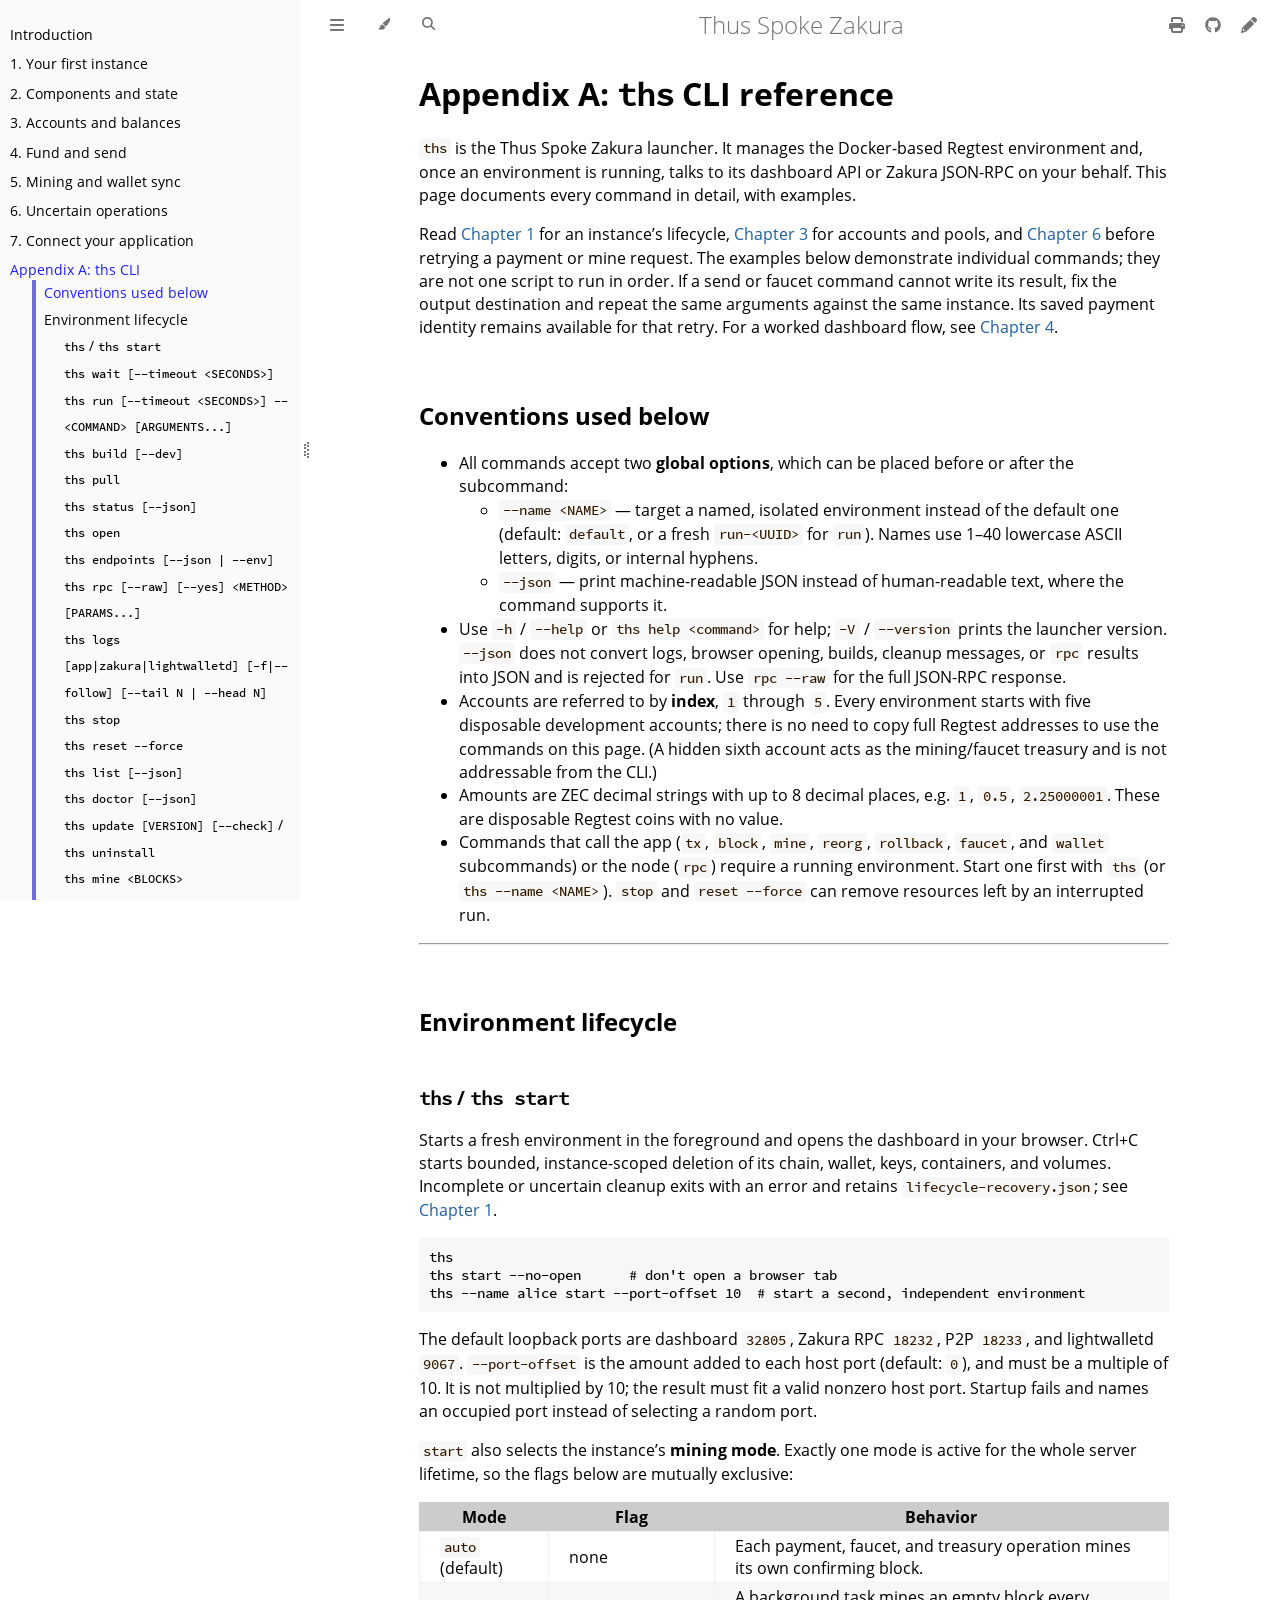
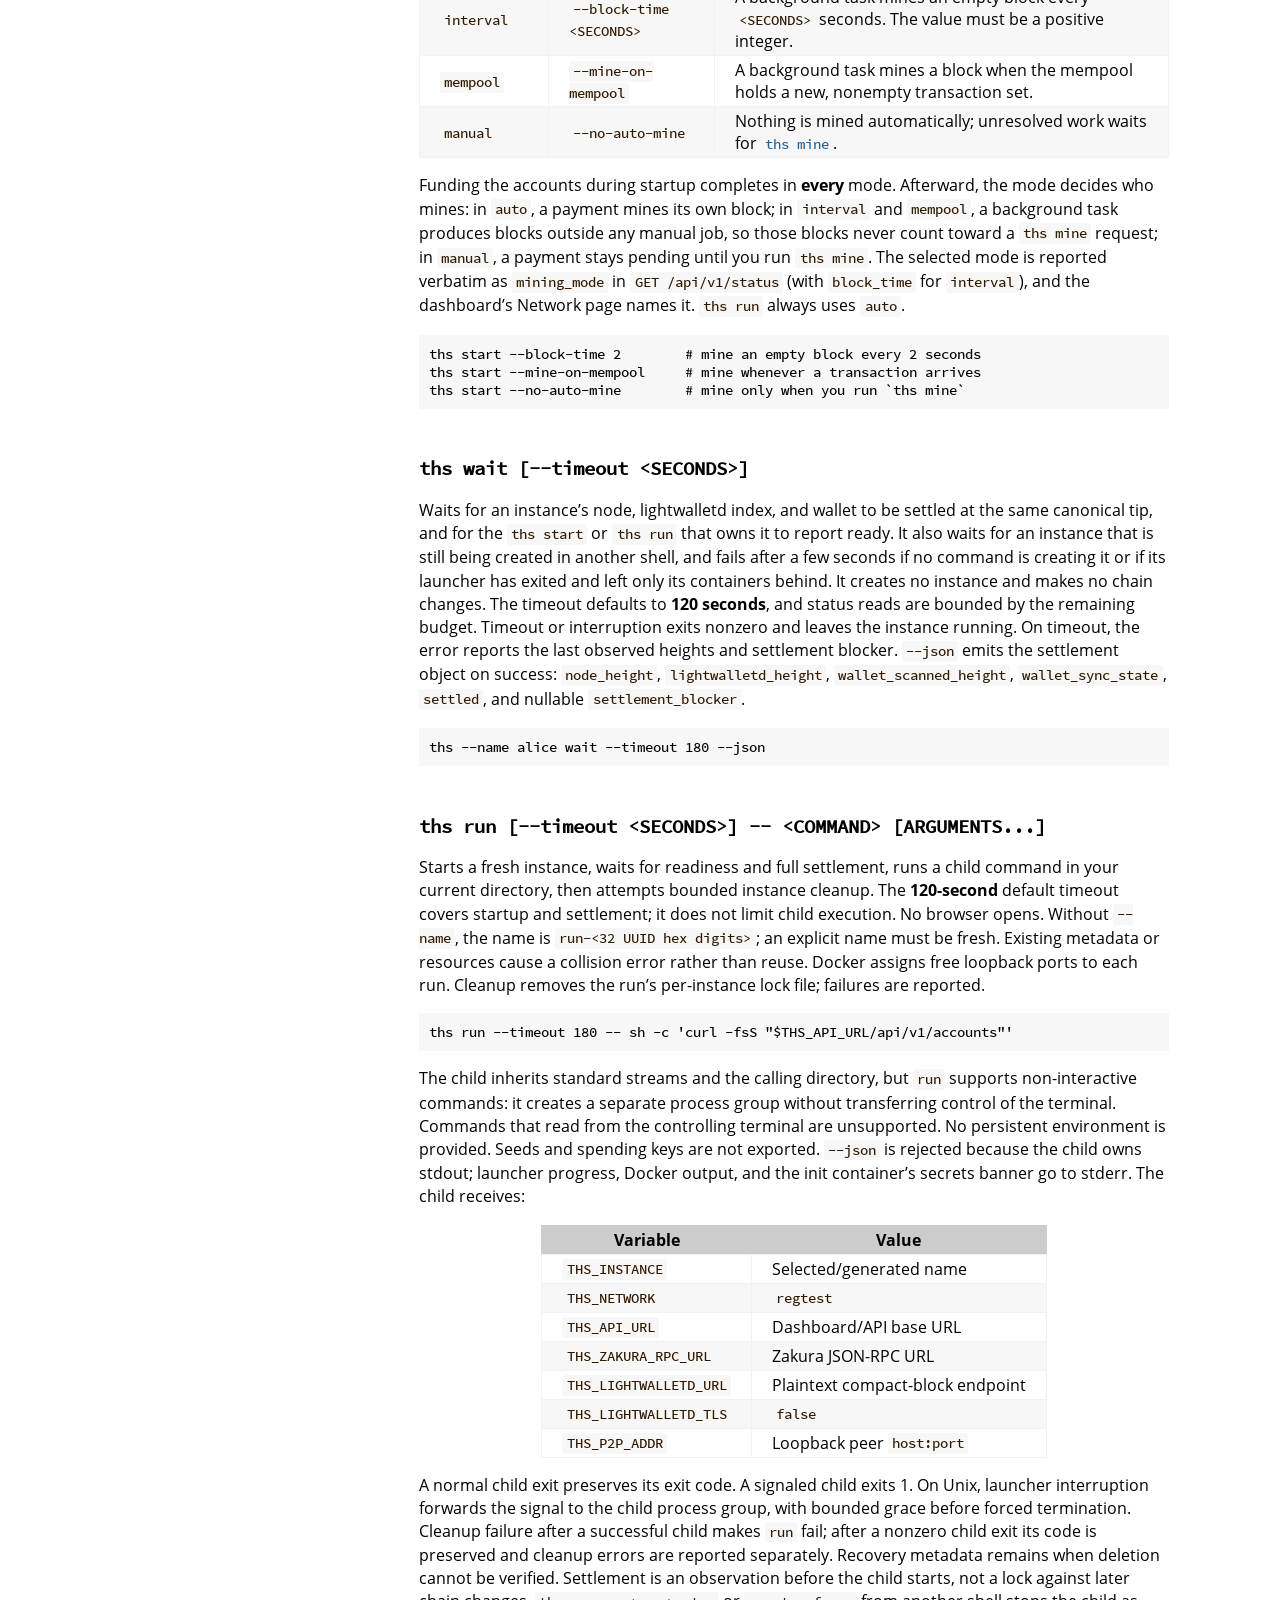
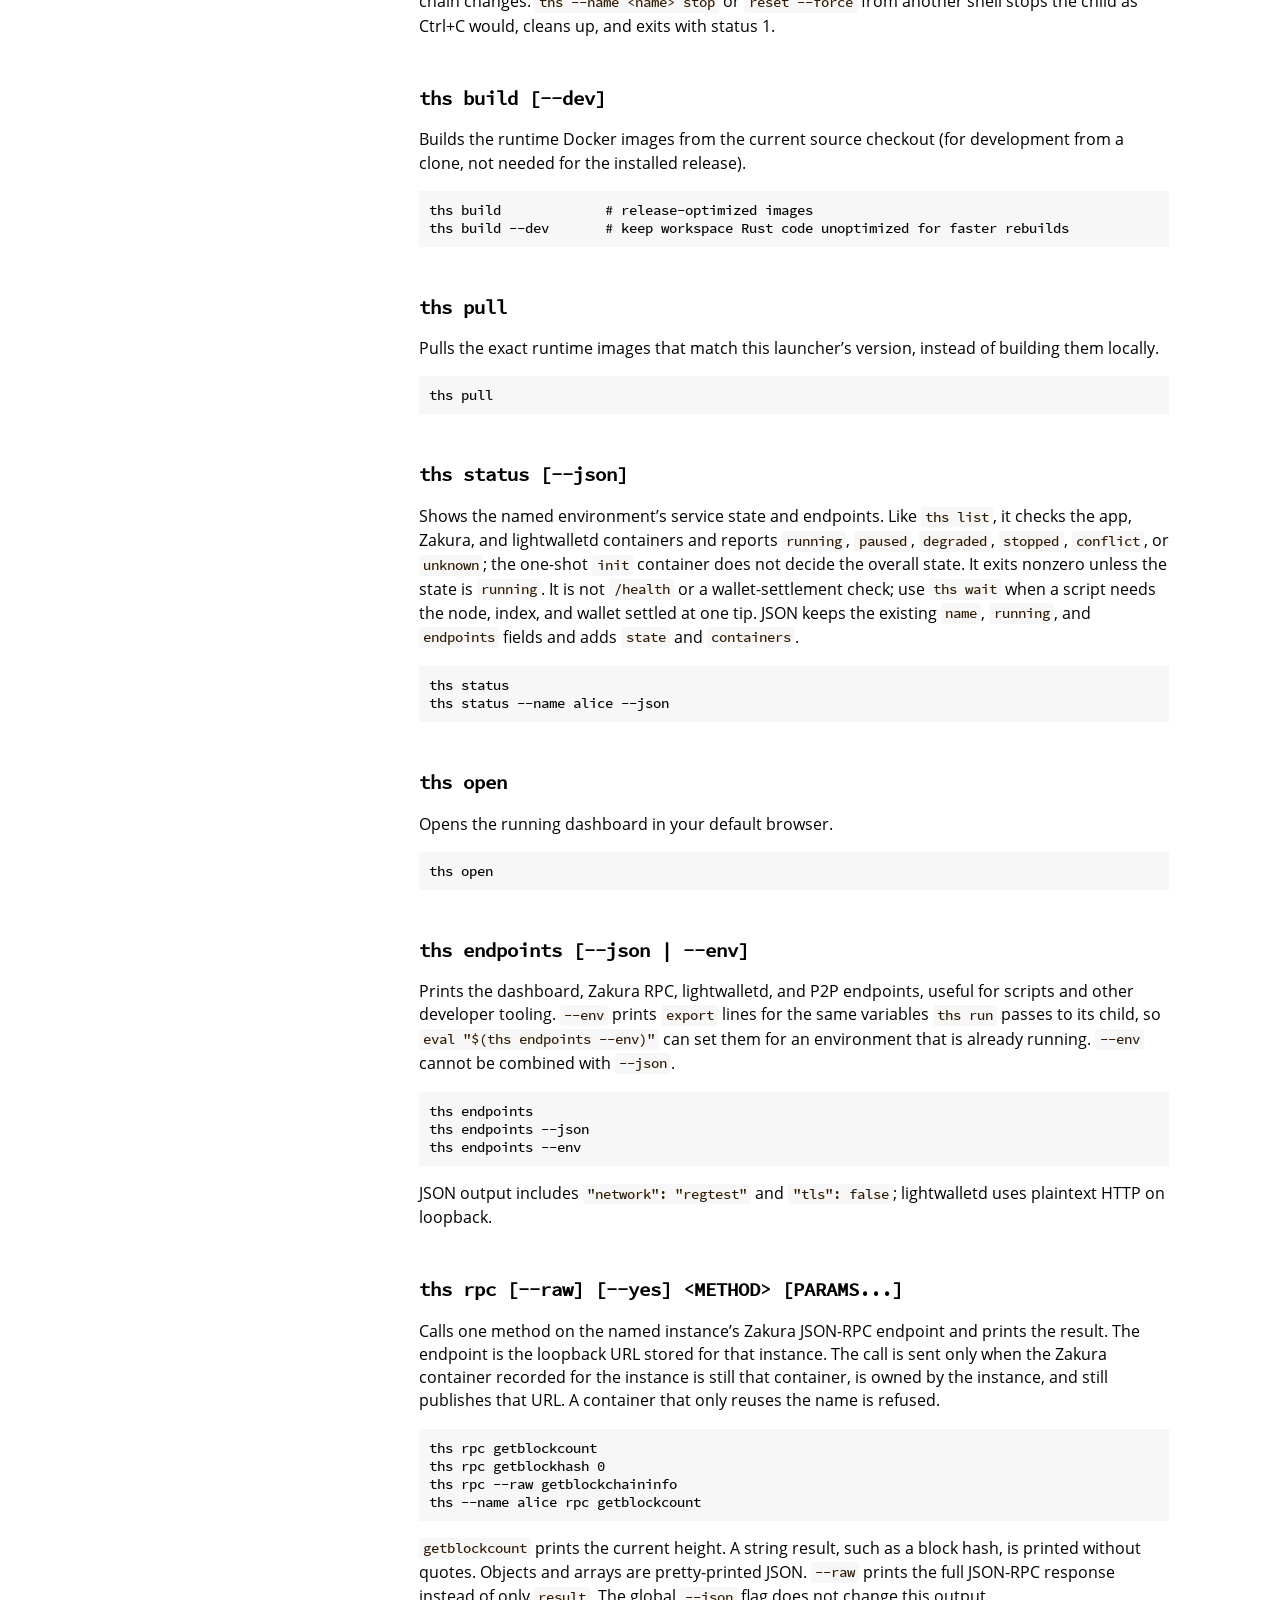
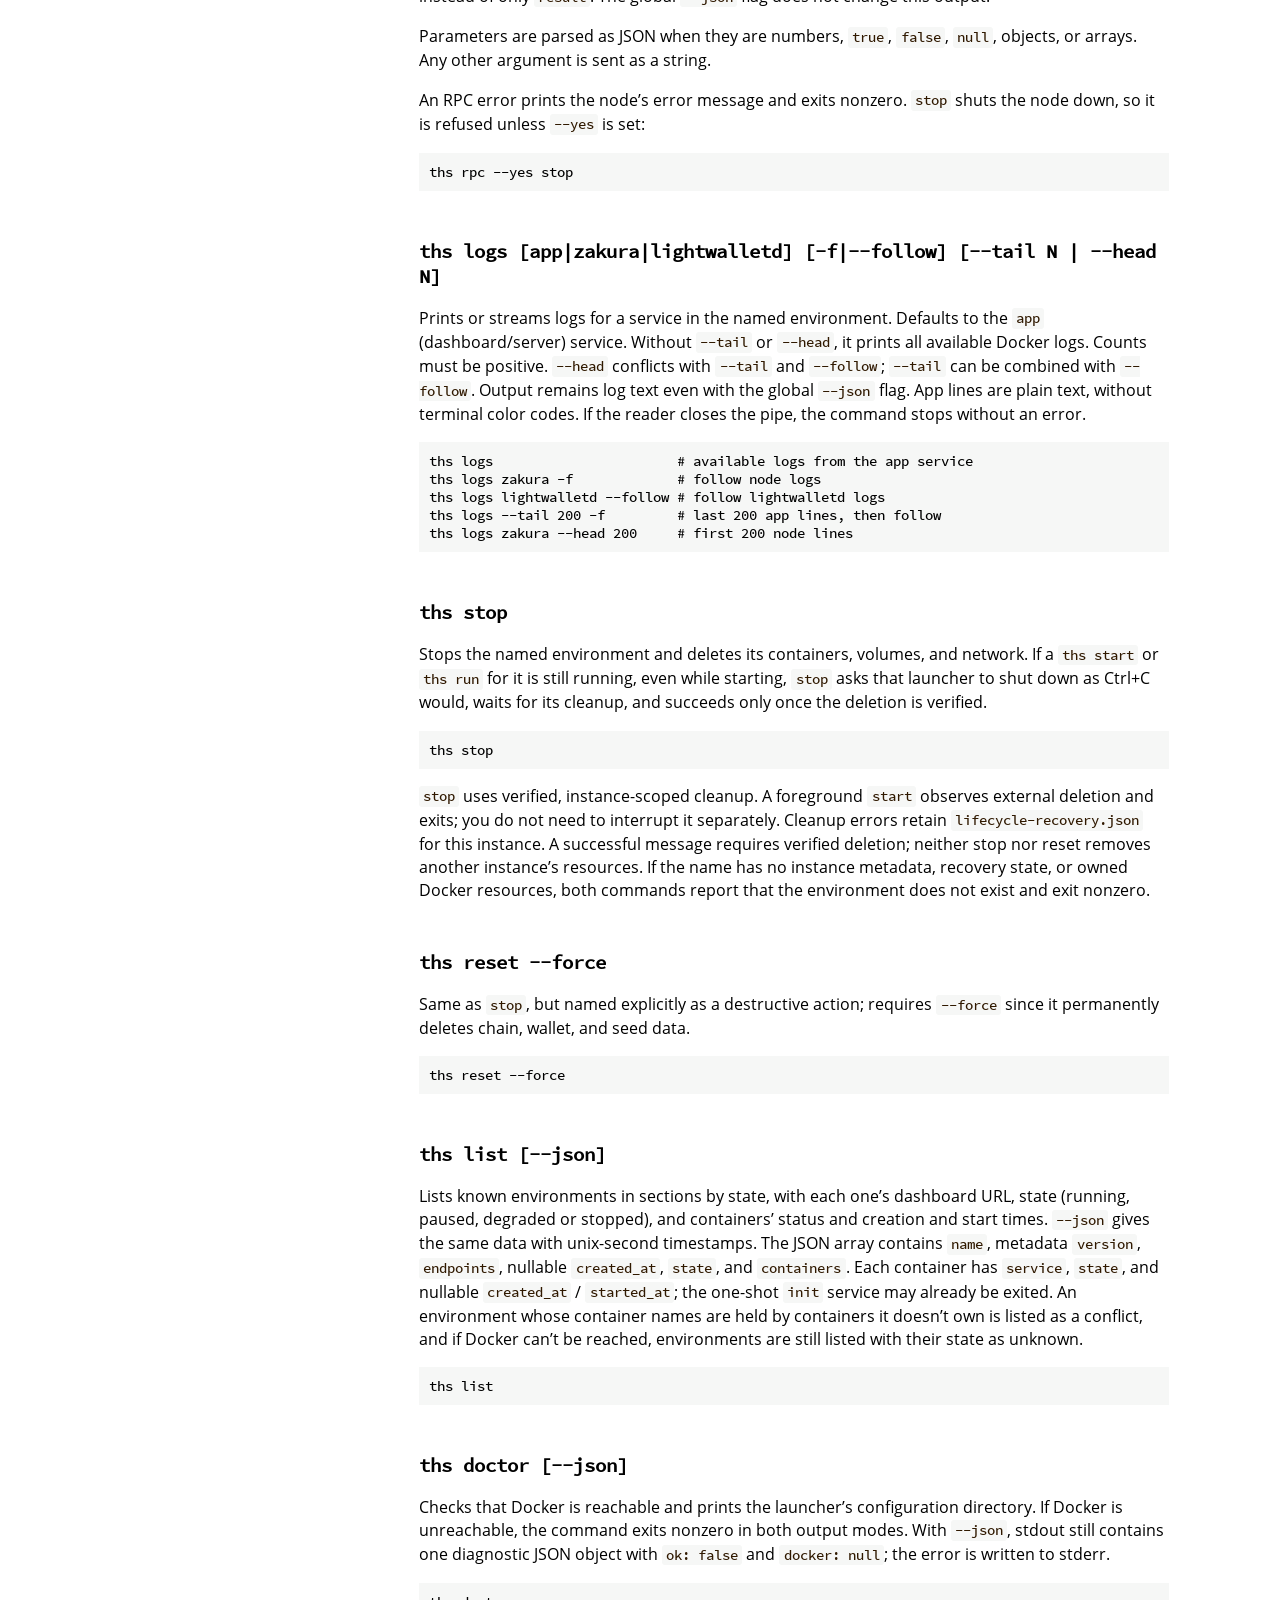
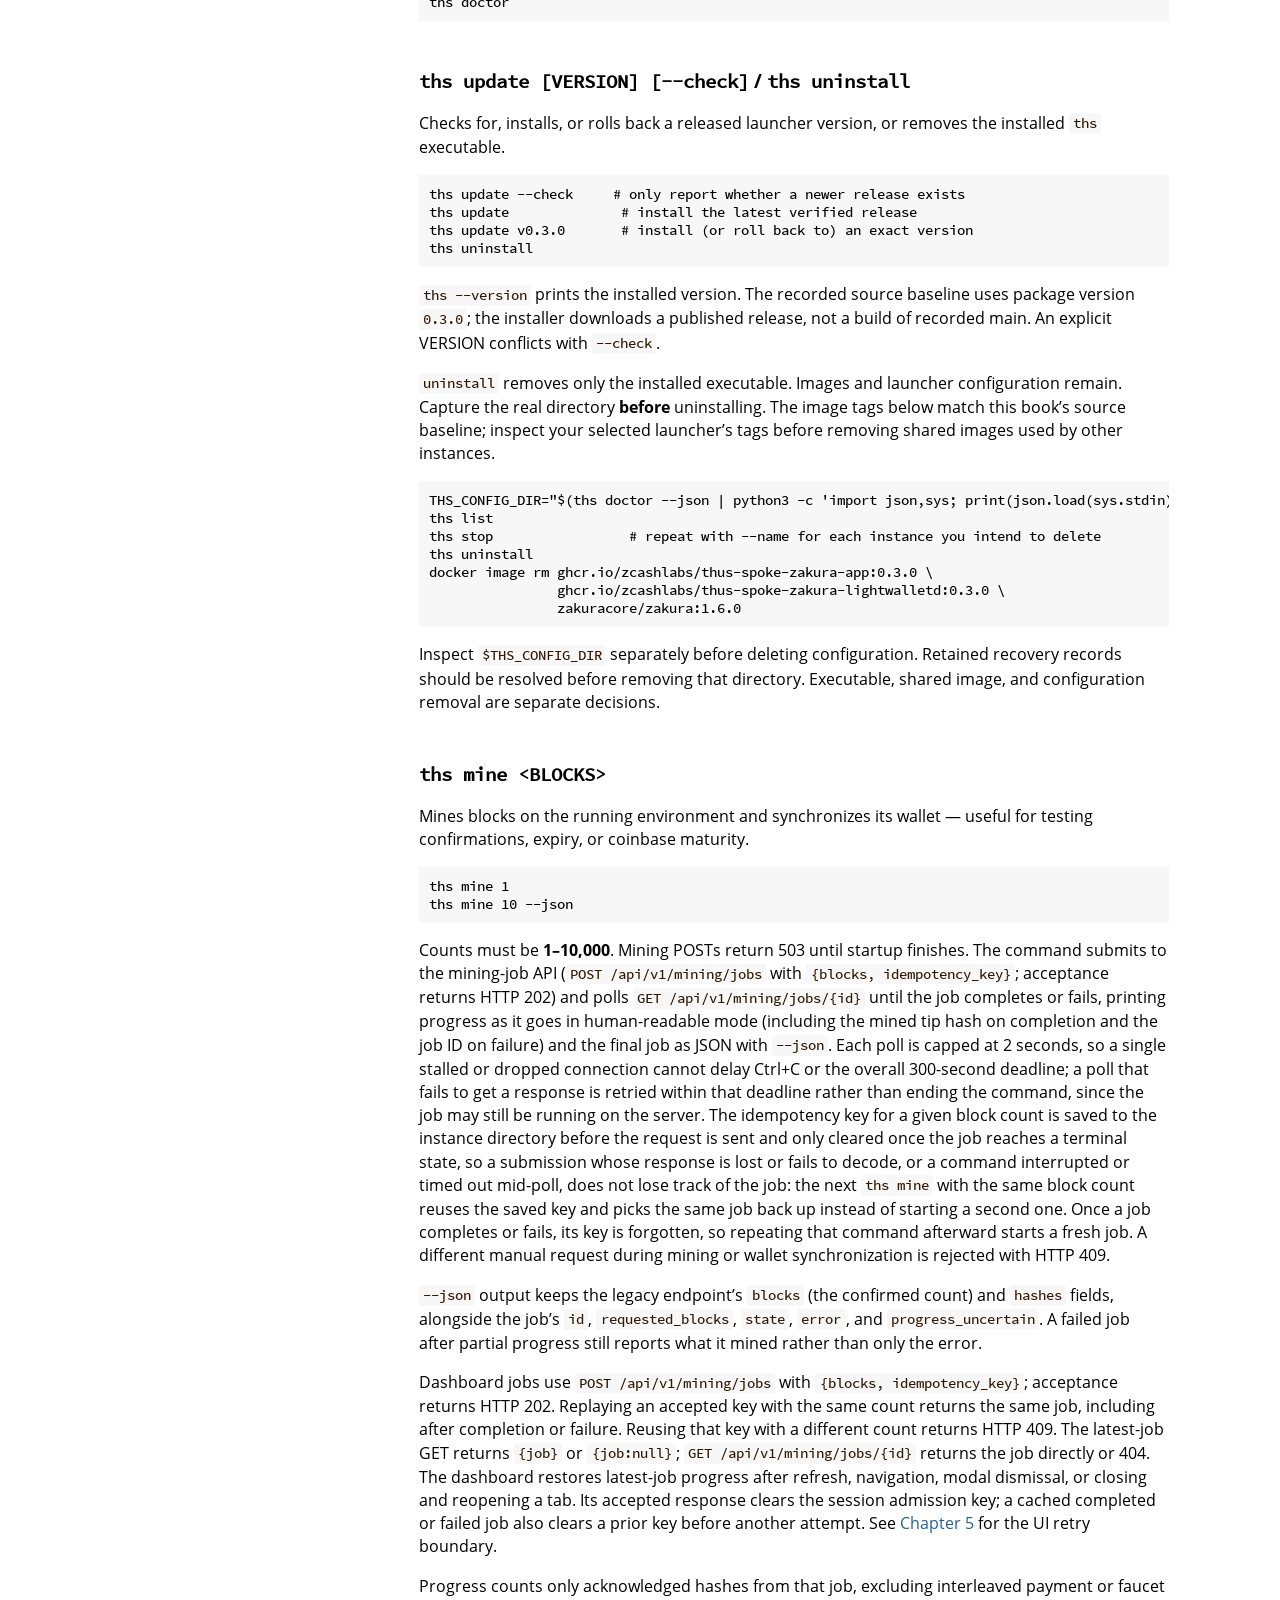
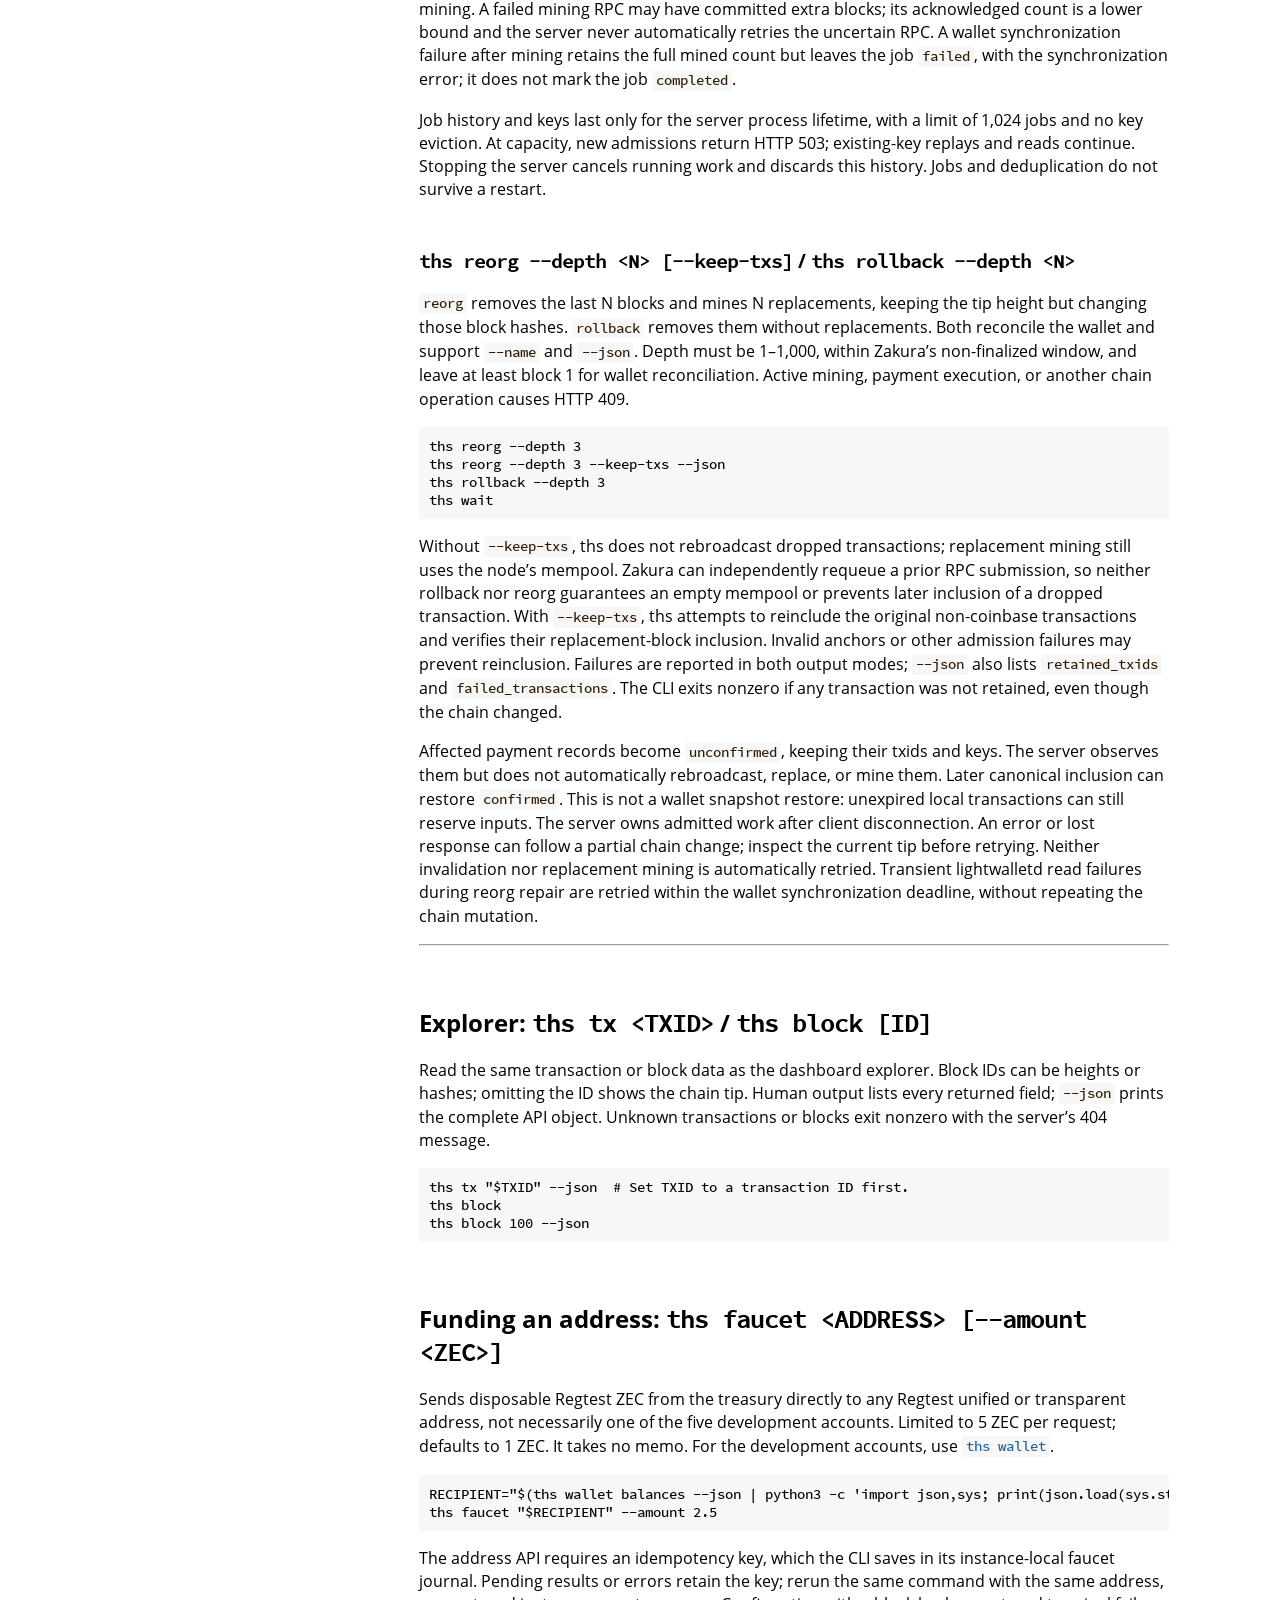
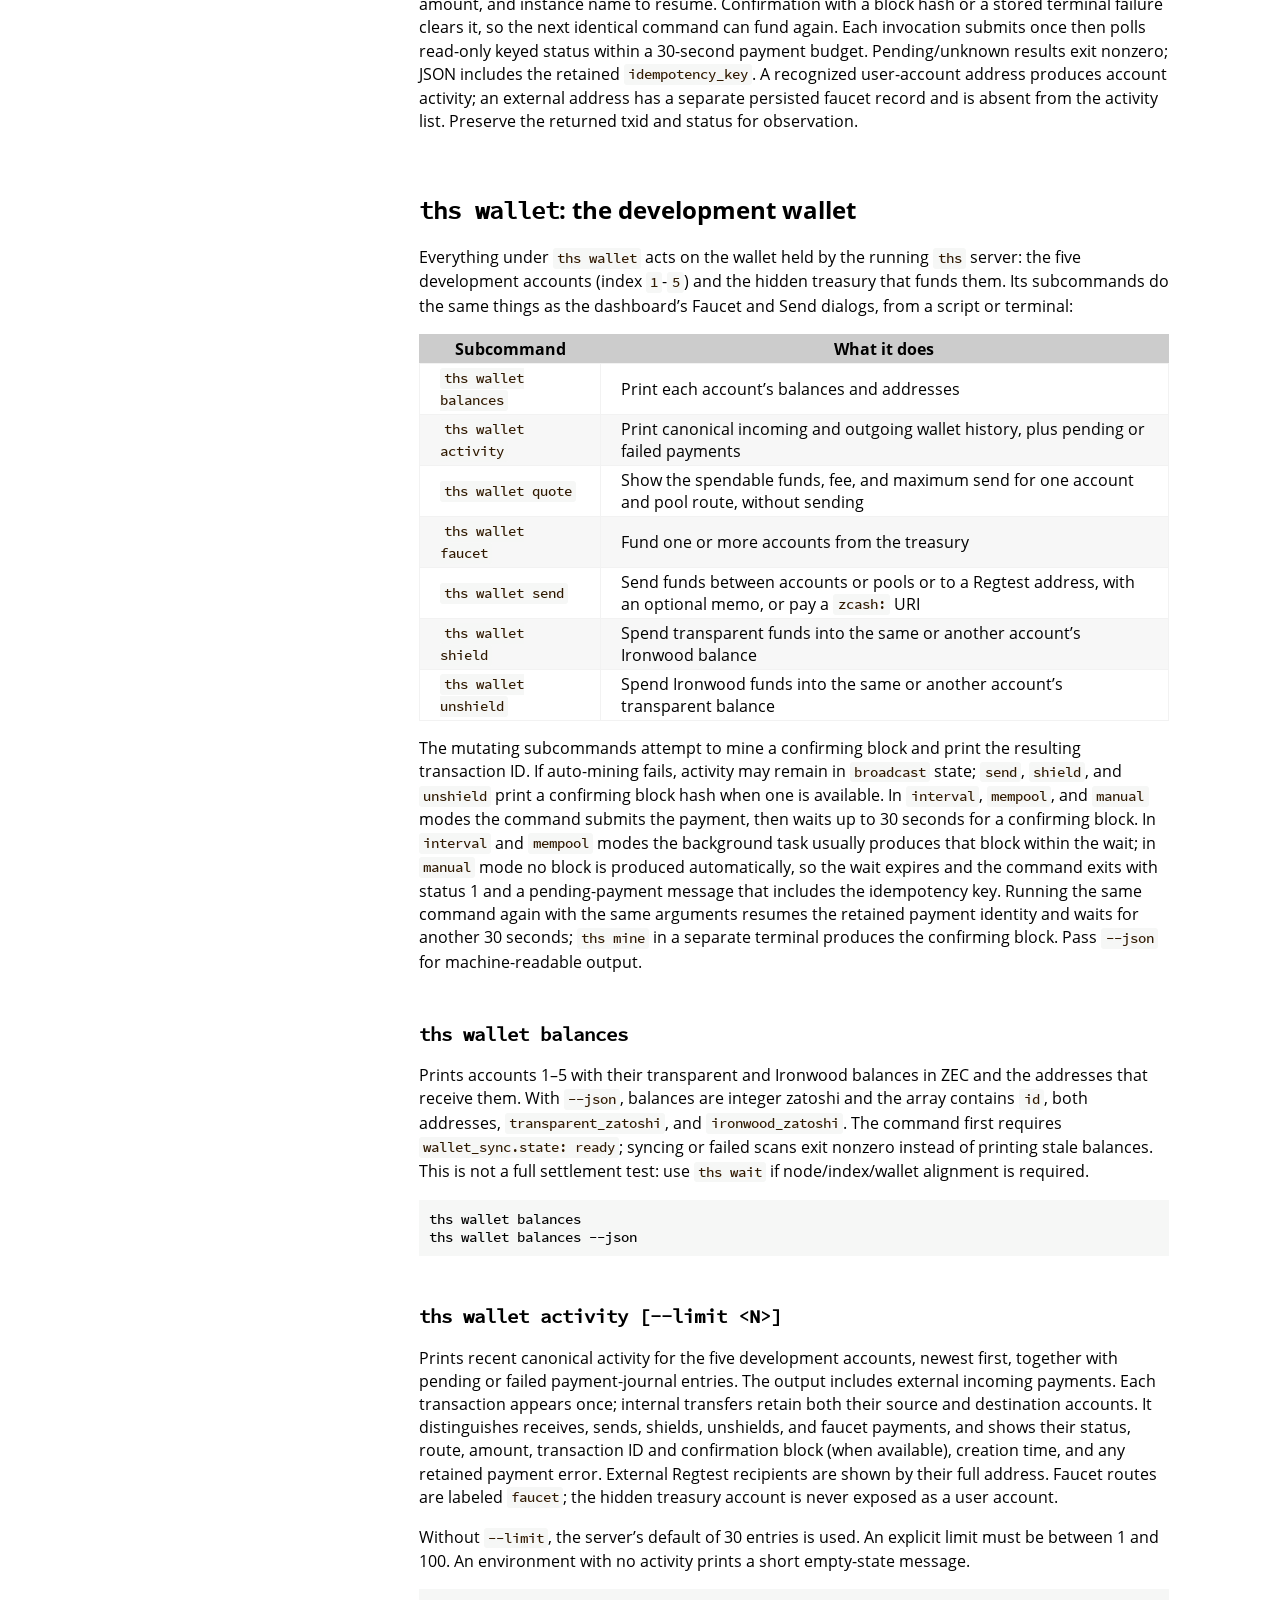
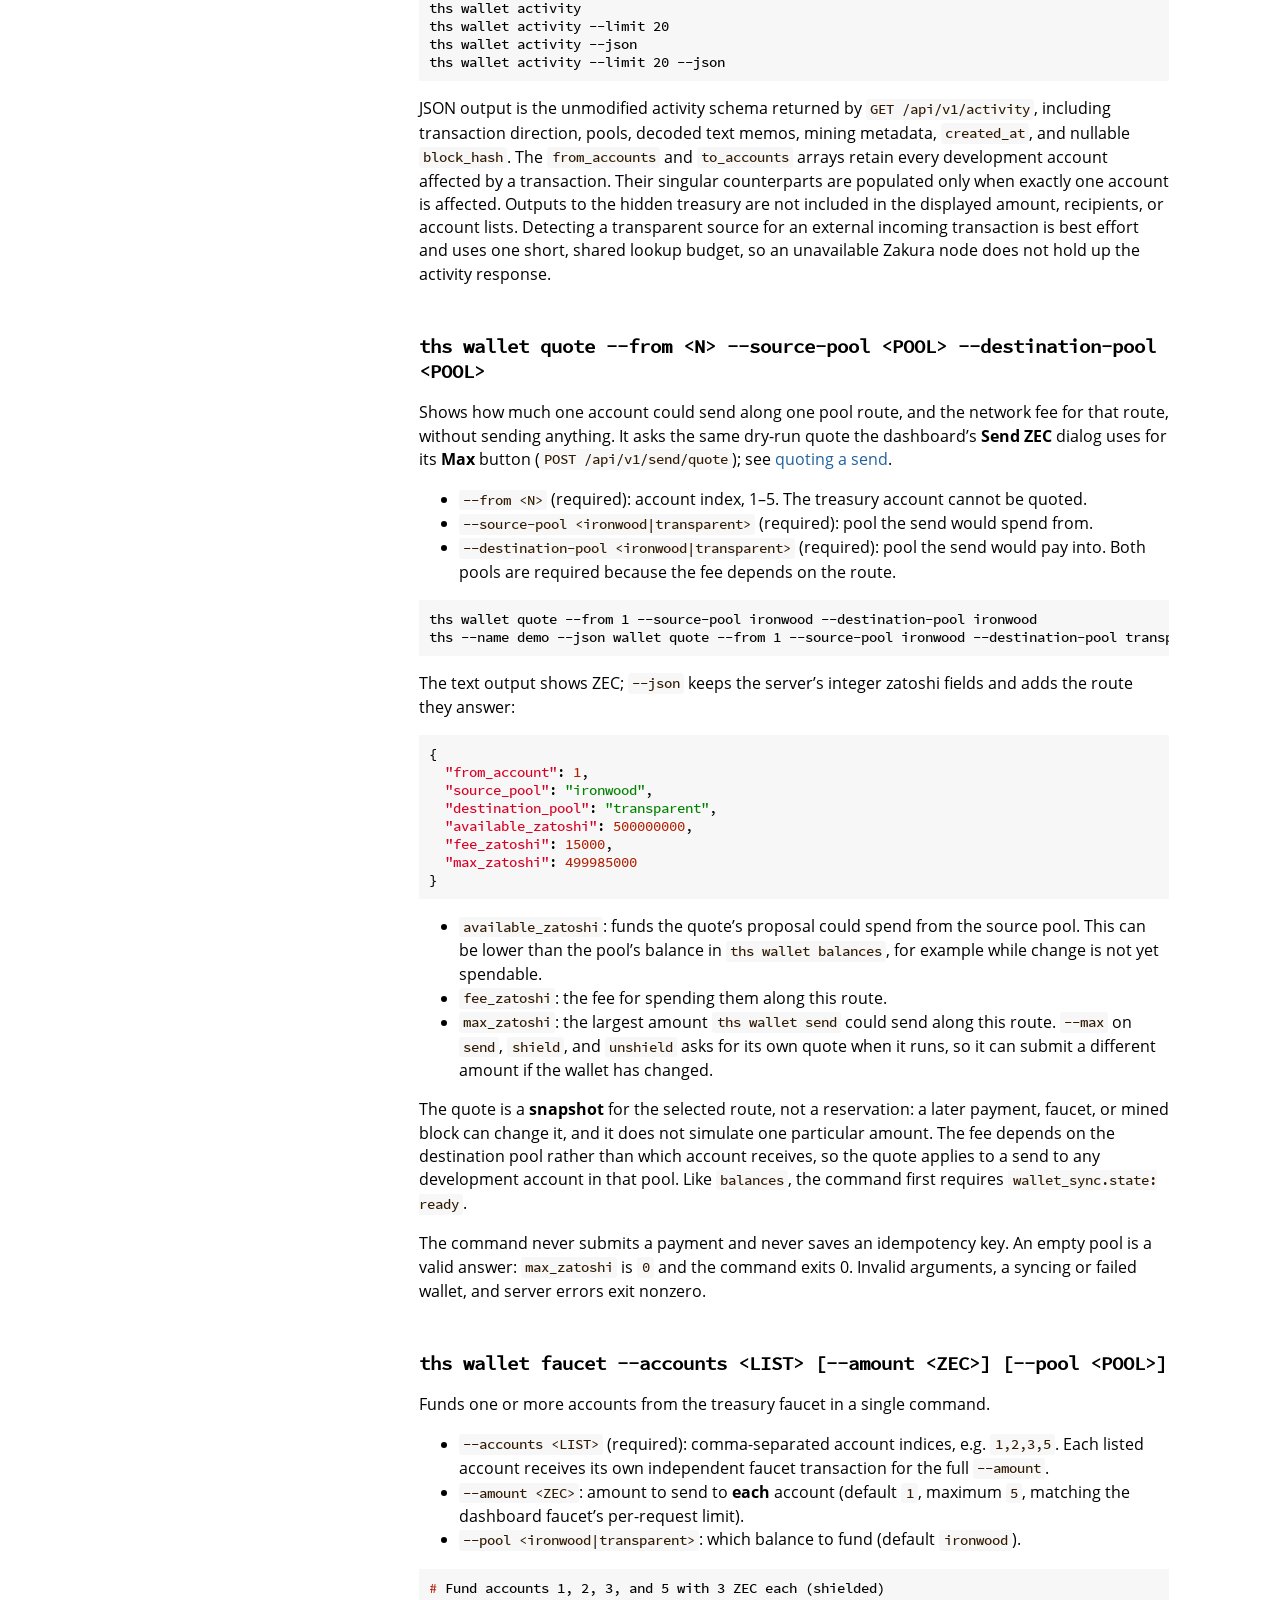
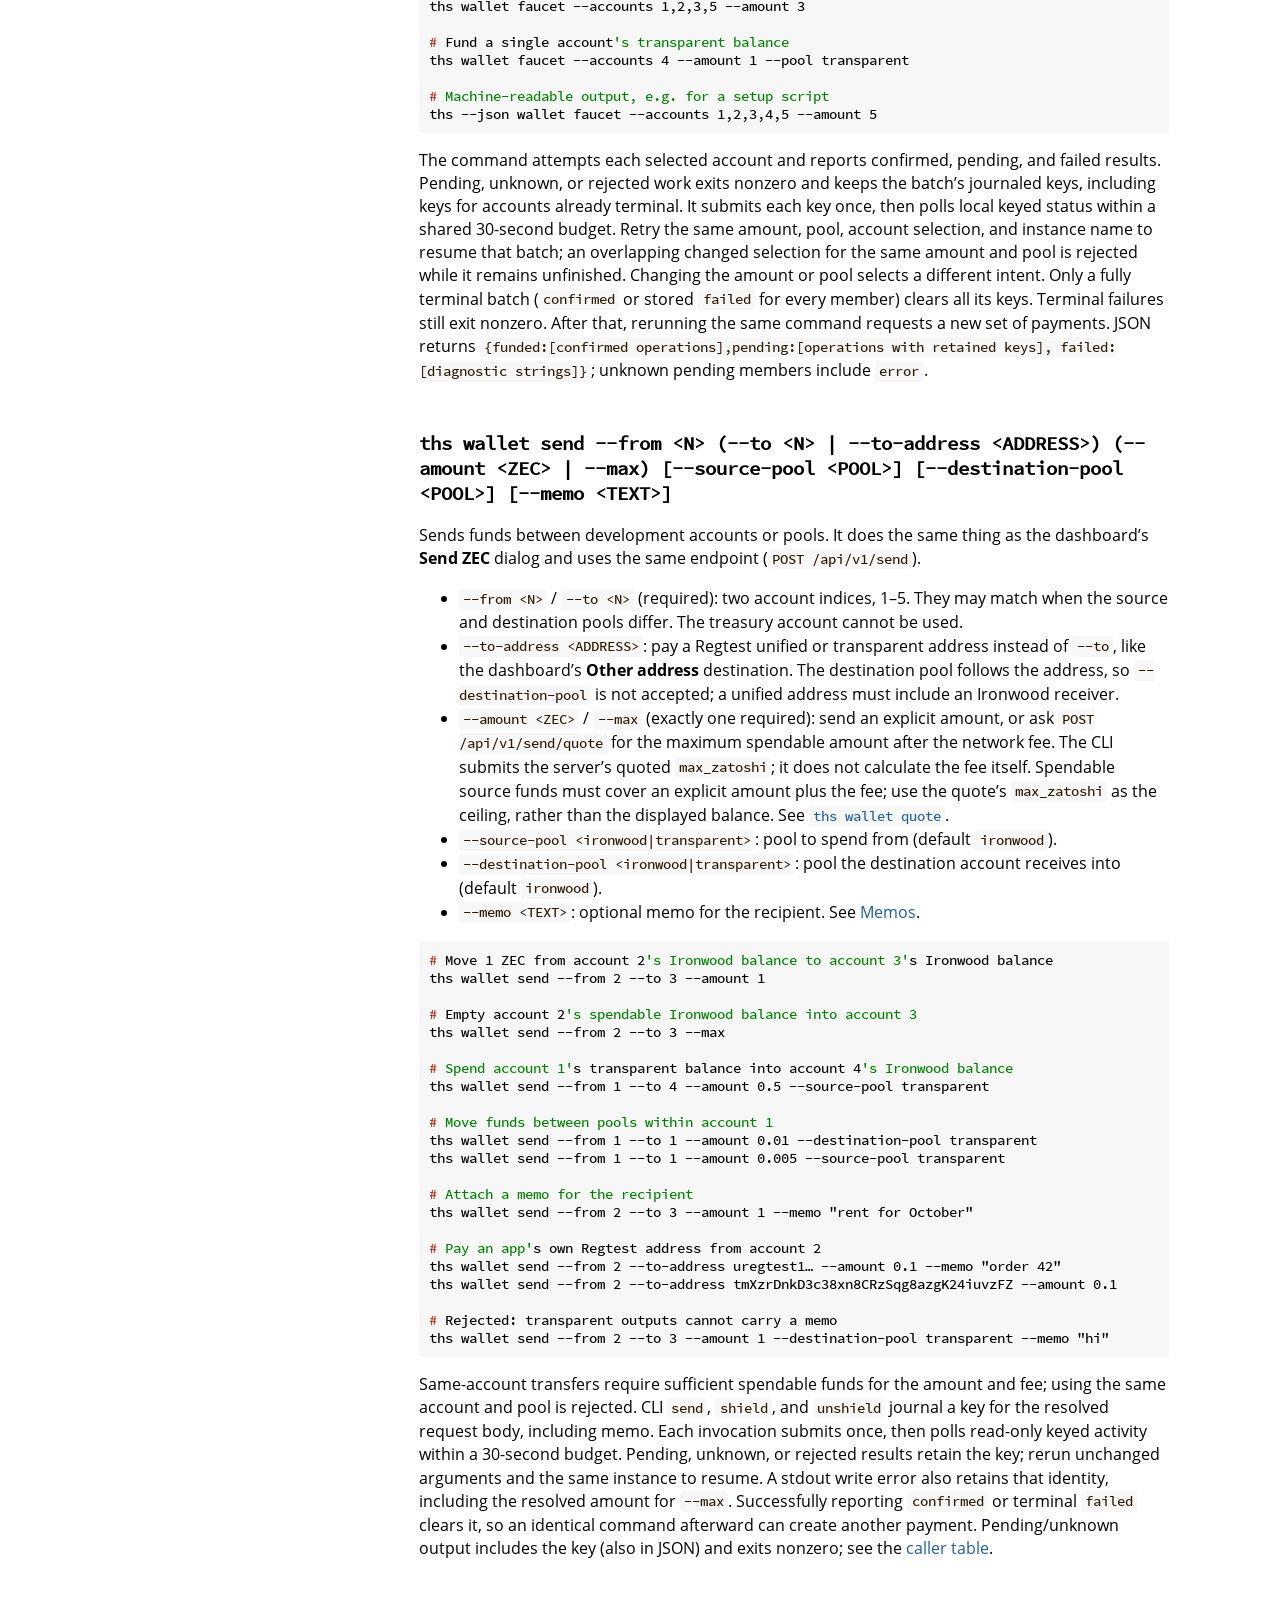
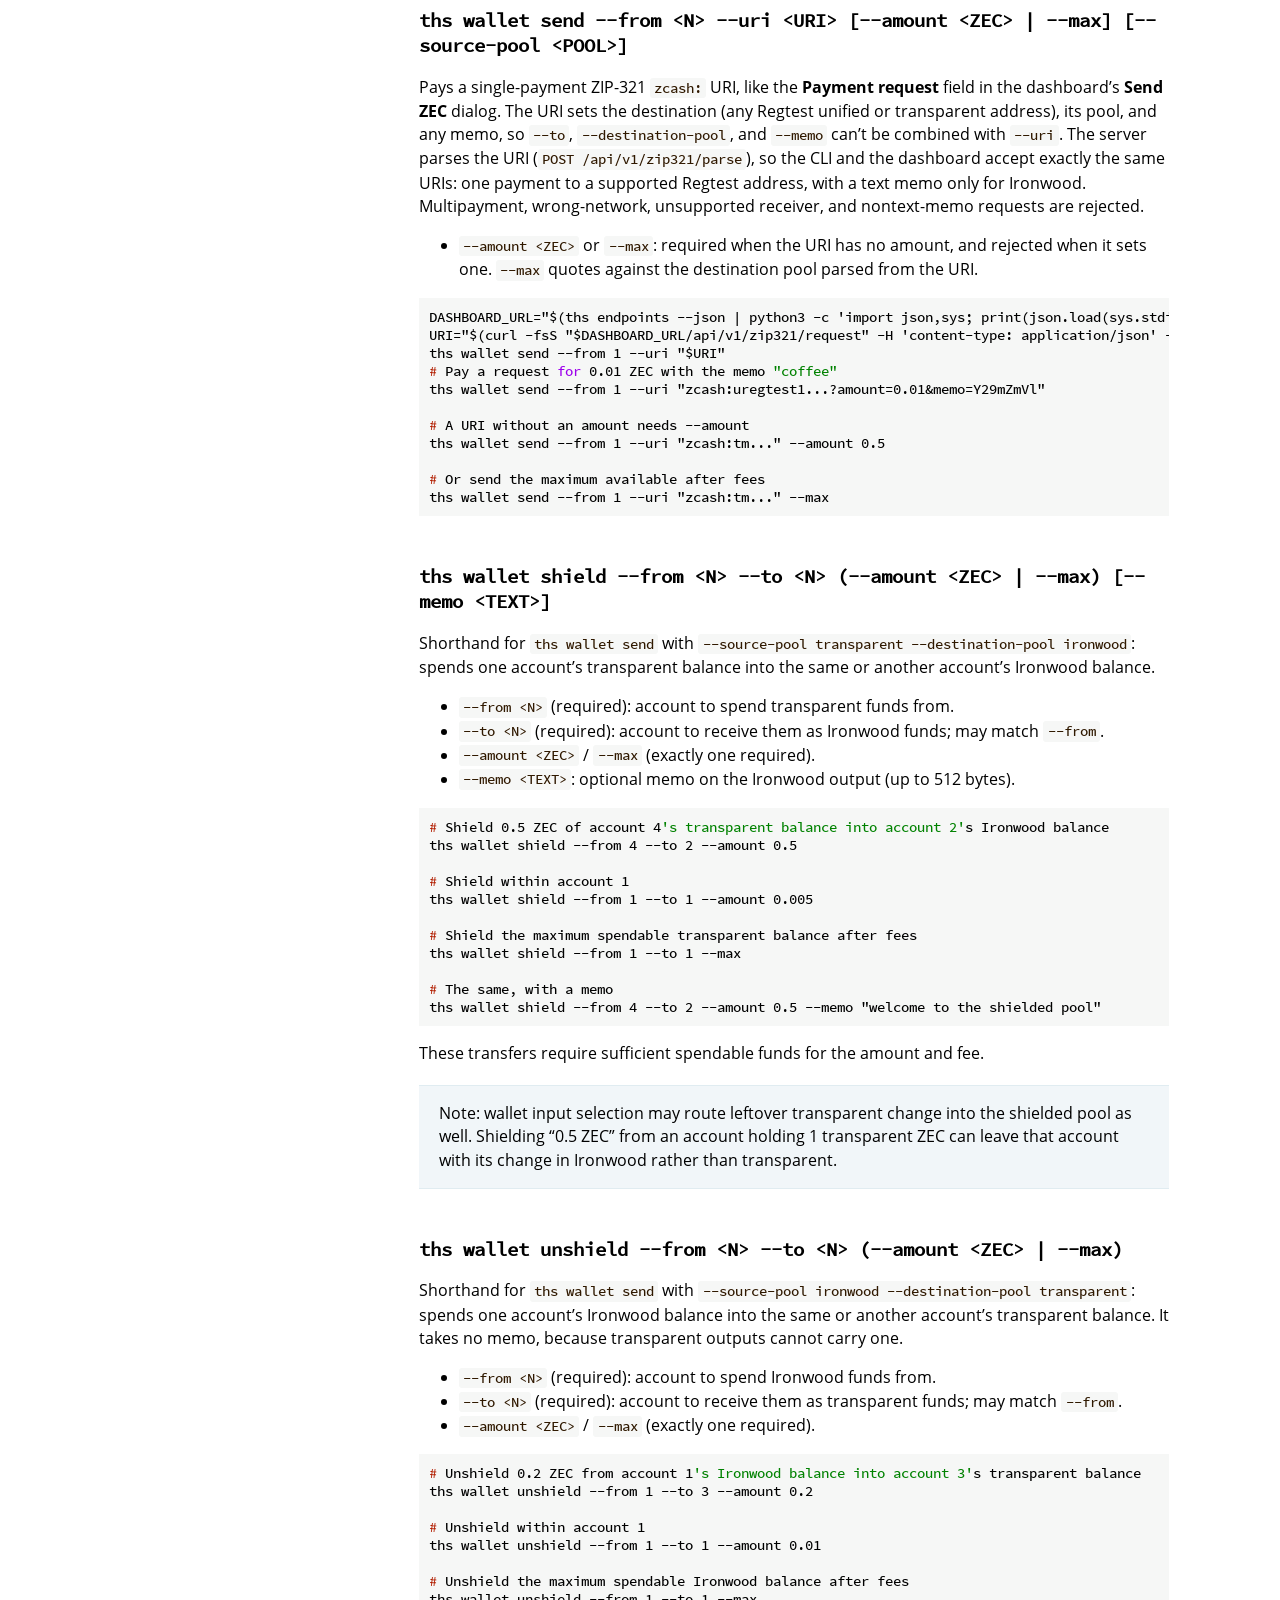
<file: cli.html>
<!DOCTYPE HTML>
<html lang="en" class="light sidebar-visible" dir="ltr">
    <head>
        <!-- Book generated using mdBook -->
        <meta charset="UTF-8">
        <title>Appendix A: ths CLI - Thus Spoke Zakura</title>


        <!-- Custom HTML head -->

        <meta name="description" content="A disposable Zcash Regtest network for local development.">
        <meta name="viewport" content="width=device-width, initial-scale=1">
        <meta name="theme-color" content="#ffffff">

        <link rel="icon" href="favicon-de23e50b.svg">
        <link rel="shortcut icon" href="favicon-8114d1fc.png">
        <link rel="stylesheet" href="css/variables-8adf115d.css">
        <link rel="stylesheet" href="css/general-2459343d.css">
        <link rel="stylesheet" href="css/chrome-ae938929.css">
        <link rel="stylesheet" href="css/print-9e4910d8.css" media="print">

        <!-- Fonts -->
        <link rel="stylesheet" href="fonts/fonts-9644e21d.css">

        <!-- Highlight.js Stylesheets -->
        <link rel="stylesheet" id="mdbook-highlight-css" href="highlight-493f70e1.css">
        <link rel="stylesheet" id="mdbook-tomorrow-night-css" href="tomorrow-night-4c0ae647.css">
        <link rel="stylesheet" id="mdbook-ayu-highlight-css" href="ayu-highlight-3fdfc3ac.css">

        <!-- Custom theme stylesheets -->
        <link rel="stylesheet" href="theme/figures-f9894ebb.css">


        <!-- Provide site root and default themes to javascript -->
        <script>
            const path_to_root = "";
            const default_light_theme = "light";
            const default_dark_theme = "navy";
            window.path_to_searchindex_js = "searchindex-5b2d4067.js";
        </script>
        <!-- Start loading toc.js asap -->
        <script src="toc-6a776a01.js"></script>
    </head>
    <body>
    <div id="mdbook-help-container">
        <div id="mdbook-help-popup">
            <h2 class="mdbook-help-title">Keyboard shortcuts</h2>
            <div>
                <p>Press <kbd>←</kbd> or <kbd>→</kbd> to navigate between chapters</p>
                <p>Press <kbd>S</kbd> or <kbd>/</kbd> to search in the book</p>
                <p>Press <kbd>?</kbd> to show this help</p>
                <p>Press <kbd>Esc</kbd> to hide this help</p>
            </div>
        </div>
    </div>
    <div id="mdbook-body-container">
        <!-- Work around some values being stored in localStorage wrapped in quotes -->
        <script>
            try {
                let theme = localStorage.getItem('mdbook-theme');
                let sidebar = localStorage.getItem('mdbook-sidebar');

                if (theme.startsWith('"') && theme.endsWith('"')) {
                    localStorage.setItem('mdbook-theme', theme.slice(1, theme.length - 1));
                }

                if (sidebar.startsWith('"') && sidebar.endsWith('"')) {
                    localStorage.setItem('mdbook-sidebar', sidebar.slice(1, sidebar.length - 1));
                }
            } catch (e) { }
        </script>

        <!-- Set the theme before any content is loaded, prevents flash -->
        <script>
            const default_theme = window.matchMedia("(prefers-color-scheme: dark)").matches ? default_dark_theme : default_light_theme;
            let theme;
            try { theme = localStorage.getItem('mdbook-theme'); } catch(e) { }
            if (theme === null || theme === undefined) { theme = default_theme; }
            const html = document.documentElement;
            html.classList.remove('light')
            html.classList.add(theme);
            html.classList.add("js");
        </script>

        <input type="checkbox" id="mdbook-sidebar-toggle-anchor" class="hidden">

        <!-- Hide / unhide sidebar before it is displayed -->
        <script>
            let sidebar = null;
            const sidebar_toggle = document.getElementById("mdbook-sidebar-toggle-anchor");
            if (document.body.clientWidth >= 1080) {
                try { sidebar = localStorage.getItem('mdbook-sidebar'); } catch(e) { }
                sidebar = sidebar || 'visible';
            } else {
                sidebar = 'hidden';
                sidebar_toggle.checked = false;
            }
            if (sidebar === 'visible') {
                sidebar_toggle.checked = true;
            } else {
                html.classList.remove('sidebar-visible');
            }
        </script>

        <nav id="mdbook-sidebar" class="sidebar" aria-label="Table of contents">
            <!-- populated by js -->
            <mdbook-sidebar-scrollbox class="sidebar-scrollbox"></mdbook-sidebar-scrollbox>
            <noscript>
                <iframe class="sidebar-iframe-outer" src="toc.html"></iframe>
            </noscript>
            <div id="mdbook-sidebar-resize-handle" class="sidebar-resize-handle">
                <div class="sidebar-resize-indicator"></div>
            </div>
        </nav>

        <div id="mdbook-page-wrapper" class="page-wrapper">

            <div class="page">
                <div id="mdbook-menu-bar-hover-placeholder"></div>
                <div id="mdbook-menu-bar" class="menu-bar sticky">
                    <div class="left-buttons">
                        <label id="mdbook-sidebar-toggle" class="icon-button" for="mdbook-sidebar-toggle-anchor" title="Toggle Table of Contents" aria-label="Toggle Table of Contents" aria-controls="mdbook-sidebar">
                            <span class=fa-svg><svg xmlns="http://www.w3.org/2000/svg" viewBox="0 0 448 512"><!--! Font Awesome Free 6.2.0 by @fontawesome - https://fontawesome.com License - https://fontawesome.com/license/free (Icons: CC BY 4.0, Fonts: SIL OFL 1.1, Code: MIT License) Copyright 2022 Fonticons, Inc. --><path d="M0 96C0 78.3 14.3 64 32 64H416c17.7 0 32 14.3 32 32s-14.3 32-32 32H32C14.3 128 0 113.7 0 96zM0 256c0-17.7 14.3-32 32-32H416c17.7 0 32 14.3 32 32s-14.3 32-32 32H32c-17.7 0-32-14.3-32-32zM448 416c0 17.7-14.3 32-32 32H32c-17.7 0-32-14.3-32-32s14.3-32 32-32H416c17.7 0 32 14.3 32 32z"/></svg></span>
                        </label>
                        <button id="mdbook-theme-toggle" class="icon-button" type="button" title="Change theme" aria-label="Change theme" aria-haspopup="true" aria-expanded="false" aria-controls="mdbook-theme-list">
                            <span class=fa-svg><svg xmlns="http://www.w3.org/2000/svg" viewBox="0 0 576 512"><!--! Font Awesome Free 6.2.0 by @fontawesome - https://fontawesome.com License - https://fontawesome.com/license/free (Icons: CC BY 4.0, Fonts: SIL OFL 1.1, Code: MIT License) Copyright 2022 Fonticons, Inc. --><path d="M371.3 367.1c27.3-3.9 51.9-19.4 67.2-42.9L600.2 74.1c12.6-19.5 9.4-45.3-7.6-61.2S549.7-4.4 531.1 9.6L294.4 187.2c-24 18-38.2 46.1-38.4 76.1L371.3 367.1zm-19.6 25.4l-116-104.4C175.9 290.3 128 339.6 128 400c0 3.9 .2 7.8 .6 11.6c1.8 17.5-10.2 36.4-27.8 36.4H96c-17.7 0-32 14.3-32 32s14.3 32 32 32H240c61.9 0 112-50.1 112-112c0-2.5-.1-5-.2-7.5z"/></svg></span>
                        </button>
                        <ul id="mdbook-theme-list" class="theme-popup" aria-label="Themes" role="menu">
                            <li role="none"><button role="menuitem" class="theme" id="mdbook-theme-default_theme">Auto</button></li>
                            <li role="none"><button role="menuitem" class="theme" id="mdbook-theme-light">Light</button></li>
                            <li role="none"><button role="menuitem" class="theme" id="mdbook-theme-rust">Rust</button></li>
                            <li role="none"><button role="menuitem" class="theme" id="mdbook-theme-coal">Coal</button></li>
                            <li role="none"><button role="menuitem" class="theme" id="mdbook-theme-navy">Navy</button></li>
                            <li role="none"><button role="menuitem" class="theme" id="mdbook-theme-ayu">Ayu</button></li>
                        </ul>
                        <button id="mdbook-search-toggle" class="icon-button" type="button" title="Search (`/`)" aria-label="Toggle Searchbar" aria-expanded="false" aria-keyshortcuts="/ s" aria-controls="mdbook-searchbar">
                            <span class=fa-svg><svg xmlns="http://www.w3.org/2000/svg" viewBox="0 0 512 512"><!--! Font Awesome Free 6.2.0 by @fontawesome - https://fontawesome.com License - https://fontawesome.com/license/free (Icons: CC BY 4.0, Fonts: SIL OFL 1.1, Code: MIT License) Copyright 2022 Fonticons, Inc. --><path d="M416 208c0 45.9-14.9 88.3-40 122.7L502.6 457.4c12.5 12.5 12.5 32.8 0 45.3s-32.8 12.5-45.3 0L330.7 376c-34.4 25.2-76.8 40-122.7 40C93.1 416 0 322.9 0 208S93.1 0 208 0S416 93.1 416 208zM208 352c79.5 0 144-64.5 144-144s-64.5-144-144-144S64 128.5 64 208s64.5 144 144 144z"/></svg></span>
                        </button>
                    </div>

                    <h1 class="menu-title">Thus Spoke Zakura</h1>

                    <div class="right-buttons">
                        <a href="print.html" title="Print this book" aria-label="Print this book">
                            <span class=fa-svg id="print-button"><svg xmlns="http://www.w3.org/2000/svg" viewBox="0 0 512 512"><!--! Font Awesome Free 6.2.0 by @fontawesome - https://fontawesome.com License - https://fontawesome.com/license/free (Icons: CC BY 4.0, Fonts: SIL OFL 1.1, Code: MIT License) Copyright 2022 Fonticons, Inc. --><path d="M128 0C92.7 0 64 28.7 64 64v96h64V64H354.7L384 93.3V160h64V93.3c0-17-6.7-33.3-18.7-45.3L400 18.7C388 6.7 371.7 0 354.7 0H128zM384 352v32 64H128V384 368 352H384zm64 32h32c17.7 0 32-14.3 32-32V256c0-35.3-28.7-64-64-64H64c-35.3 0-64 28.7-64 64v96c0 17.7 14.3 32 32 32H64v64c0 35.3 28.7 64 64 64H384c35.3 0 64-28.7 64-64V384zm-16-88c-13.3 0-24-10.7-24-24s10.7-24 24-24s24 10.7 24 24s-10.7 24-24 24z"/></svg></span>
                        </a>
                        <a href="https://github.com/zcashlabs/thus-spoke-zakura" title="Git repository" aria-label="Git repository">
                            <span class=fa-svg><svg xmlns="http://www.w3.org/2000/svg" viewBox="0 0 496 512"><!--! Font Awesome Free 6.2.0 by @fontawesome - https://fontawesome.com License - https://fontawesome.com/license/free (Icons: CC BY 4.0, Fonts: SIL OFL 1.1, Code: MIT License) Copyright 2022 Fonticons, Inc. --><path d="M165.9 397.4c0 2-2.3 3.6-5.2 3.6-3.3.3-5.6-1.3-5.6-3.6 0-2 2.3-3.6 5.2-3.6 3-.3 5.6 1.3 5.6 3.6zm-31.1-4.5c-.7 2 1.3 4.3 4.3 4.9 2.6 1 5.6 0 6.2-2s-1.3-4.3-4.3-5.2c-2.6-.7-5.5.3-6.2 2.3zm44.2-1.7c-2.9.7-4.9 2.6-4.6 4.9.3 2 2.9 3.3 5.9 2.6 2.9-.7 4.9-2.6 4.6-4.6-.3-1.9-3-3.2-5.9-2.9zM244.8 8C106.1 8 0 113.3 0 252c0 110.9 69.8 205.8 169.5 239.2 12.8 2.3 17.3-5.6 17.3-12.1 0-6.2-.3-40.4-.3-61.4 0 0-70 15-84.7-29.8 0 0-11.4-29.1-27.8-36.6 0 0-22.9-15.7 1.6-15.4 0 0 24.9 2 38.6 25.8 21.9 38.6 58.6 27.5 72.9 20.9 2.3-16 8.8-27.1 16-33.7-55.9-6.2-112.3-14.3-112.3-110.5 0-27.5 7.6-41.3 23.6-58.9-2.6-6.5-11.1-33.3 2.6-67.9 20.9-6.5 69 27 69 27 20-5.6 41.5-8.5 62.8-8.5s42.8 2.9 62.8 8.5c0 0 48.1-33.6 69-27 13.7 34.7 5.2 61.4 2.6 67.9 16 17.7 25.8 31.5 25.8 58.9 0 96.5-58.9 104.2-114.8 110.5 9.2 7.9 17 22.9 17 46.4 0 33.7-.3 75.4-.3 83.6 0 6.5 4.6 14.4 17.3 12.1C428.2 457.8 496 362.9 496 252 496 113.3 383.5 8 244.8 8zM97.2 352.9c-1.3 1-1 3.3.7 5.2 1.6 1.6 3.9 2.3 5.2 1 1.3-1 1-3.3-.7-5.2-1.6-1.6-3.9-2.3-5.2-1zm-10.8-8.1c-.7 1.3.3 2.9 2.3 3.9 1.6 1 3.6.7 4.3-.7.7-1.3-.3-2.9-2.3-3.9-2-.6-3.6-.3-4.3.7zm32.4 35.6c-1.6 1.3-1 4.3 1.3 6.2 2.3 2.3 5.2 2.6 6.5 1 1.3-1.3.7-4.3-1.3-6.2-2.2-2.3-5.2-2.6-6.5-1zm-11.4-14.7c-1.6 1-1.6 3.6 0 5.9 1.6 2.3 4.3 3.3 5.6 2.3 1.6-1.3 1.6-3.9 0-6.2-1.4-2.3-4-3.3-5.6-2z"/></svg></span>
                        </a>
                        <a href="https://github.com/zcashlabs/thus-spoke-zakura/edit/main/book/cli.md" title="Suggest an edit" aria-label="Suggest an edit" rel="edit">
                            <span class=fa-svg id="git-edit-button"><svg xmlns="http://www.w3.org/2000/svg" viewBox="0 0 512 512"><!--! Font Awesome Free 6.2.0 by @fontawesome - https://fontawesome.com License - https://fontawesome.com/license/free (Icons: CC BY 4.0, Fonts: SIL OFL 1.1, Code: MIT License) Copyright 2022 Fonticons, Inc. --><path d="M421.7 220.3l-11.3 11.3-22.6 22.6-205 205c-6.6 6.6-14.8 11.5-23.8 14.1L30.8 511c-8.4 2.5-17.5 .2-23.7-6.1S-1.5 489.7 1 481.2L38.7 353.1c2.6-9 7.5-17.2 14.1-23.8l205-205 22.6-22.6 11.3-11.3 33.9 33.9 62.1 62.1 33.9 33.9zM96 353.9l-9.3 9.3c-.9 .9-1.6 2.1-2 3.4l-25.3 86 86-25.3c1.3-.4 2.5-1.1 3.4-2l9.3-9.3H112c-8.8 0-16-7.2-16-16V353.9zM453.3 19.3l39.4 39.4c25 25 25 65.5 0 90.5l-14.5 14.5-22.6 22.6-11.3 11.3-33.9-33.9-62.1-62.1L314.3 67.7l11.3-11.3 22.6-22.6 14.5-14.5c25-25 65.5-25 90.5 0z"/></svg></span>
                        </a>

                    </div>
                </div>

                <div id="mdbook-search-wrapper" class="hidden">
                    <form id="mdbook-searchbar-outer" class="searchbar-outer">
                        <div class="search-wrapper">
                            <input type="search" id="mdbook-searchbar" name="searchbar" placeholder="Search this book ..." aria-controls="mdbook-searchresults-outer" aria-describedby="searchresults-header">
                            <div class="spinner-wrapper">
                                <span class=fa-svg id="fa-spin"><svg xmlns="http://www.w3.org/2000/svg" viewBox="0 0 512 512"><!--! Font Awesome Free 6.2.0 by @fontawesome - https://fontawesome.com License - https://fontawesome.com/license/free (Icons: CC BY 4.0, Fonts: SIL OFL 1.1, Code: MIT License) Copyright 2022 Fonticons, Inc. --><path d="M304 48c0-26.5-21.5-48-48-48s-48 21.5-48 48s21.5 48 48 48s48-21.5 48-48zm0 416c0-26.5-21.5-48-48-48s-48 21.5-48 48s21.5 48 48 48s48-21.5 48-48zM48 304c26.5 0 48-21.5 48-48s-21.5-48-48-48s-48 21.5-48 48s21.5 48 48 48zm464-48c0-26.5-21.5-48-48-48s-48 21.5-48 48s21.5 48 48 48s48-21.5 48-48zM142.9 437c18.7-18.7 18.7-49.1 0-67.9s-49.1-18.7-67.9 0s-18.7 49.1 0 67.9s49.1 18.7 67.9 0zm0-294.2c18.7-18.7 18.7-49.1 0-67.9S93.7 56.2 75 75s-18.7 49.1 0 67.9s49.1 18.7 67.9 0zM369.1 437c18.7 18.7 49.1 18.7 67.9 0s18.7-49.1 0-67.9s-49.1-18.7-67.9 0s-18.7 49.1 0 67.9z"/></svg></span>
                            </div>
                        </div>
                    </form>
                    <div id="mdbook-searchresults-outer" class="searchresults-outer hidden">
                        <div id="mdbook-searchresults-header" class="searchresults-header"></div>
                        <ul id="mdbook-searchresults">
                        </ul>
                    </div>
                </div>

                <!-- Apply ARIA attributes after the sidebar and the sidebar toggle button are added to the DOM -->
                <script>
                    document.getElementById('mdbook-sidebar-toggle').setAttribute('aria-expanded', sidebar === 'visible');
                    document.getElementById('mdbook-sidebar').setAttribute('aria-hidden', sidebar !== 'visible');
                    Array.from(document.querySelectorAll('#mdbook-sidebar a')).forEach(function(link) {
                        link.setAttribute('tabIndex', sidebar === 'visible' ? 0 : -1);
                    });
                </script>

                <div id="mdbook-content" class="content">
                    <main>
                        <h1 id="appendix-a-ths-cli-reference"><a class="header" href="#appendix-a-ths-cli-reference">Appendix A: <code>ths</code> CLI reference</a></h1>
<p><code>ths</code> is the Thus Spoke Zakura launcher. It manages the Docker-based Regtest
environment and, once an environment is running, talks to its dashboard API or
Zakura JSON-RPC on your behalf. This page documents every command in detail,
with examples.</p>
<p>Read <a href="getting-started.html">Chapter 1</a> for an instance’s lifecycle, <a href="accounts-and-balances.html">Chapter
3</a> for accounts and pools, and <a href="architecture/operations.html">Chapter
6</a> before retrying a payment or mine request.
The examples below demonstrate individual commands; they are not one script
to run in order. If a send or faucet command cannot write its result, fix the
output destination and repeat the same arguments against the same instance.
Its saved payment identity remains available for that retry. For a worked
dashboard flow, see <a href="using-the-dashboard.html">Chapter 4</a>.</p>
<h2 id="conventions-used-below"><a class="header" href="#conventions-used-below">Conventions used below</a></h2>
<ul>
<li>All commands accept two <strong>global options</strong>, which can be placed before or
after the subcommand:
<ul>
<li><code>--name &lt;NAME&gt;</code> — target a named, isolated environment instead of the
default one (default: <code>default</code>, or a fresh <code>run-&lt;UUID&gt;</code> for <code>run</code>). Names
use 1–40 lowercase ASCII letters, digits, or internal hyphens.</li>
<li><code>--json</code> — print machine-readable JSON instead of human-readable text,
where the command supports it.</li>
</ul>
</li>
<li>Use <code>-h</code> / <code>--help</code> or <code>ths help &lt;command&gt;</code> for help; <code>-V</code> /
<code>--version</code> prints the launcher version. <code>--json</code> does not convert logs,
browser opening, builds, cleanup messages, or <code>rpc</code> results into JSON and is
rejected for <code>run</code>. Use <code>rpc --raw</code> for the full JSON-RPC response.</li>
<li>Accounts are referred to by <strong>index</strong>, <code>1</code> through <code>5</code>. Every environment
starts with five disposable development accounts; there is no need to copy
full Regtest addresses to use the commands on this page. (A hidden sixth
account acts as the mining/faucet treasury and is not addressable from the
CLI.)</li>
<li>Amounts are ZEC decimal strings with up to 8 decimal places, e.g. <code>1</code>,
<code>0.5</code>, <code>2.25000001</code>. These are disposable Regtest coins with no value.</li>
<li>Commands that call the app (<code>tx</code>, <code>block</code>, <code>mine</code>, <code>reorg</code>, <code>rollback</code>, <code>faucet</code>, and <code>wallet</code>
subcommands) or the node (<code>rpc</code>) require a running environment. Start one
first with <code>ths</code> (or <code>ths --name &lt;NAME&gt;</code>).
<code>stop</code> and <code>reset --force</code> can remove resources left by an interrupted run.</li>
</ul>
<hr>
<h2 id="environment-lifecycle"><a class="header" href="#environment-lifecycle">Environment lifecycle</a></h2>
<h3 id="ths--ths-start"><a class="header" href="#ths--ths-start"><code>ths</code> / <code>ths start</code></a></h3>
<p>Starts a fresh environment in the foreground and opens the dashboard in your
browser. Ctrl+C starts bounded, instance-scoped deletion of its chain, wallet,
keys, containers, and volumes. Incomplete or uncertain cleanup exits with an
error and retains <code>lifecycle-recovery.json</code>; see <a href="getting-started.html">Chapter 1</a>.</p>
<pre><code class="language-console">ths
ths start --no-open      # don't open a browser tab
ths --name alice start --port-offset 10  # start a second, independent environment
</code></pre>
<p>The default loopback ports are dashboard <code>32805</code>, Zakura RPC <code>18232</code>, P2P
<code>18233</code>, and lightwalletd <code>9067</code>. <code>--port-offset</code> is the amount added to
each host port (default: <code>0</code>), and must be a multiple of 10. It is not multiplied
by 10; the result must fit a valid nonzero host port. Startup fails and names an occupied port
instead of selecting a random port.</p>
<p><code>start</code> also selects the instance’s <strong>mining mode</strong>. Exactly one mode is active
for the whole server lifetime, so the flags below are mutually exclusive:</p>
<div class="table-wrapper">
<table>
<thead>
<tr><th>Mode</th><th>Flag</th><th>Behavior</th></tr>
</thead>
<tbody>
<tr><td><code>auto</code> (default)</td><td>none</td><td>Each payment, faucet, and treasury operation mines its own confirming block.</td></tr>
<tr><td><code>interval</code></td><td><code>--block-time &lt;SECONDS&gt;</code></td><td>A background task mines an empty block every <code>&lt;SECONDS&gt;</code> seconds. The value must be a positive integer.</td></tr>
<tr><td><code>mempool</code></td><td><code>--mine-on-mempool</code></td><td>A background task mines a block when the mempool holds a new, nonempty transaction set.</td></tr>
<tr><td><code>manual</code></td><td><code>--no-auto-mine</code></td><td>Nothing is mined automatically; unresolved work waits for <a href="#ths-mine-blocks"><code>ths mine</code></a>.</td></tr>
</tbody>
</table>
</div>
<p>Funding the accounts during startup completes in <strong>every</strong> mode. Afterward, the
mode decides who mines: in <code>auto</code>, a payment mines its own block; in <code>interval</code>
and <code>mempool</code>, a background task produces blocks outside any manual job, so
those blocks never count toward a <code>ths mine</code> request; in <code>manual</code>, a payment
stays pending until you run <code>ths mine</code>. The selected mode is reported verbatim
as <code>mining_mode</code> in <code>GET /api/v1/status</code> (with <code>block_time</code> for <code>interval</code>), and
the dashboard’s Network page names it. <code>ths run</code> always uses <code>auto</code>.</p>
<pre><code class="language-console">ths start --block-time 2        # mine an empty block every 2 seconds
ths start --mine-on-mempool     # mine whenever a transaction arrives
ths start --no-auto-mine        # mine only when you run `ths mine`
</code></pre>
<h3 id="ths-wait---timeout-seconds"><a class="header" href="#ths-wait---timeout-seconds"><code>ths wait [--timeout &lt;SECONDS&gt;]</code></a></h3>
<p>Waits for an instance’s node, lightwalletd index, and wallet to be settled at
the same canonical tip, and for the <code>ths start</code> or <code>ths run</code> that owns it to
report ready. It also waits for an instance that is still being created in
another shell, and fails after a few seconds if no command is creating it or
if its launcher has exited and left only its containers behind. It creates
no instance and makes no chain changes. The timeout defaults to <strong>120 seconds</strong>, and status reads are bounded
by the remaining budget. Timeout or interruption exits nonzero and leaves the
instance running. On timeout, the error reports the last observed heights and
settlement blocker. <code>--json</code> emits the settlement object on success:
<code>node_height</code>, <code>lightwalletd_height</code>, <code>wallet_scanned_height</code>,
<code>wallet_sync_state</code>, <code>settled</code>, and nullable <code>settlement_blocker</code>.</p>
<pre><code class="language-console">ths --name alice wait --timeout 180 --json
</code></pre>
<h3 id="ths-run---timeout-seconds----command-arguments"><a class="header" href="#ths-run---timeout-seconds----command-arguments"><code>ths run [--timeout &lt;SECONDS&gt;] -- &lt;COMMAND&gt; [ARGUMENTS...]</code></a></h3>
<p>Starts a fresh instance, waits for readiness and full settlement, runs a child
command in your current directory, then attempts bounded instance cleanup.
The <strong>120-second</strong> default timeout covers startup and settlement; it does not
limit child execution. No browser opens. Without <code>--name</code>, the name is
<code>run-&lt;32 UUID hex digits&gt;</code>; an explicit name must be fresh. Existing metadata
or resources cause a collision error rather than reuse. Docker assigns free
loopback ports to each run. Cleanup removes the run’s per-instance lock file;
failures are reported.</p>
<pre><code class="language-console">ths run --timeout 180 -- sh -c 'curl -fsS "$THS_API_URL/api/v1/accounts"'
</code></pre>
<p>The child inherits standard streams and the calling directory, but <code>run</code>
supports non-interactive commands: it creates a separate process group without
transferring control of the terminal. Commands that read from the controlling
terminal are unsupported. No persistent environment is provided. Seeds and
spending keys are not exported. <code>--json</code> is rejected
because the child owns stdout; launcher progress, Docker output, and the
init container’s secrets banner go to stderr. The child receives:</p>
<div class="table-wrapper">
<table>
<thead>
<tr><th>Variable</th><th>Value</th></tr>
</thead>
<tbody>
<tr><td><code>THS_INSTANCE</code></td><td>Selected/generated name</td></tr>
<tr><td><code>THS_NETWORK</code></td><td><code>regtest</code></td></tr>
<tr><td><code>THS_API_URL</code></td><td>Dashboard/API base URL</td></tr>
<tr><td><code>THS_ZAKURA_RPC_URL</code></td><td>Zakura JSON-RPC URL</td></tr>
<tr><td><code>THS_LIGHTWALLETD_URL</code></td><td>Plaintext compact-block endpoint</td></tr>
<tr><td><code>THS_LIGHTWALLETD_TLS</code></td><td><code>false</code></td></tr>
<tr><td><code>THS_P2P_ADDR</code></td><td>Loopback peer <code>host:port</code></td></tr>
</tbody>
</table>
</div>
<p>A normal child exit preserves its exit code. A signaled child exits 1. On Unix,
launcher interruption forwards the signal to the child process group, with
bounded grace before forced termination. Cleanup failure after a successful
child makes <code>run</code> fail; after a nonzero child exit its code is preserved and
cleanup errors are reported separately. Recovery metadata remains when deletion
cannot be verified. Settlement is an observation before the child starts,
not a lock against later chain changes. <code>ths --name &lt;name&gt; stop</code> or
<code>reset --force</code> from another shell stops the child as Ctrl+C would, cleans
up, and exits with status 1.</p>
<h3 id="ths-build---dev"><a class="header" href="#ths-build---dev"><code>ths build [--dev]</code></a></h3>
<p>Builds the runtime Docker images from the current source checkout (for
development from a clone, not needed for the installed release).</p>
<pre><code class="language-console">ths build             # release-optimized images
ths build --dev       # keep workspace Rust code unoptimized for faster rebuilds
</code></pre>
<h3 id="ths-pull"><a class="header" href="#ths-pull"><code>ths pull</code></a></h3>
<p>Pulls the exact runtime images that match this launcher’s version, instead of
building them locally.</p>
<pre><code class="language-console">ths pull
</code></pre>
<h3 id="ths-status---json"><a class="header" href="#ths-status---json"><code>ths status [--json]</code></a></h3>
<p>Shows the named environment’s service state and endpoints. Like <code>ths list</code>, it
checks the app, Zakura, and lightwalletd containers and reports <code>running</code>,
<code>paused</code>, <code>degraded</code>, <code>stopped</code>, <code>conflict</code>, or <code>unknown</code>; the one-shot <code>init</code>
container does not decide the overall state. It exits nonzero unless the state
is <code>running</code>. It is not <code>/health</code> or a wallet-settlement check; use <code>ths wait</code>
when a script needs the node, index, and wallet settled at one tip. JSON keeps
the existing <code>name</code>, <code>running</code>, and <code>endpoints</code> fields and adds <code>state</code> and
<code>containers</code>.</p>
<pre><code class="language-console">ths status
ths status --name alice --json
</code></pre>
<h3 id="ths-open"><a class="header" href="#ths-open"><code>ths open</code></a></h3>
<p>Opens the running dashboard in your default browser.</p>
<pre><code class="language-console">ths open
</code></pre>
<h3 id="ths-endpoints---json----env"><a class="header" href="#ths-endpoints---json----env"><code>ths endpoints [--json | --env]</code></a></h3>
<p>Prints the dashboard, Zakura RPC, lightwalletd, and P2P endpoints, useful for
scripts and other developer tooling. <code>--env</code> prints <code>export</code> lines for the
same variables <code>ths run</code> passes to its child, so
<code>eval "$(ths endpoints --env)"</code> can set them for an environment that is
already running. <code>--env</code> cannot be combined with <code>--json</code>.</p>
<pre><code class="language-console">ths endpoints
ths endpoints --json
ths endpoints --env
</code></pre>
<p>JSON output includes <code>"network": "regtest"</code> and <code>"tls": false</code>; lightwalletd
uses plaintext HTTP on loopback.</p>
<h3 id="ths-rpc---raw---yes-method-params"><a class="header" href="#ths-rpc---raw---yes-method-params"><code>ths rpc [--raw] [--yes] &lt;METHOD&gt; [PARAMS...]</code></a></h3>
<p>Calls one method on the named instance’s Zakura JSON-RPC endpoint and prints
the result. The endpoint is the loopback URL stored for that instance. The
call is sent only when the Zakura container recorded for the instance is still
that container, is owned by the instance, and still publishes that URL. A
container that only reuses the name is refused.</p>
<pre><code class="language-console">ths rpc getblockcount
ths rpc getblockhash 0
ths rpc --raw getblockchaininfo
ths --name alice rpc getblockcount
</code></pre>
<p><code>getblockcount</code> prints the current height. A string result, such as a block
hash, is printed without quotes. Objects and arrays are pretty-printed JSON.
<code>--raw</code> prints the full JSON-RPC response instead of only <code>result</code>. The global
<code>--json</code> flag does not change this output.</p>
<p>Parameters are parsed as JSON when they are numbers, <code>true</code>, <code>false</code>, <code>null</code>,
objects, or arrays. Any other argument is sent as a string.</p>
<p>An RPC error prints the node’s error message and exits nonzero. <code>stop</code> shuts
the node down, so it is refused unless <code>--yes</code> is set:</p>
<pre><code class="language-console">ths rpc --yes stop
</code></pre>
<h3 id="ths-logs-appzakuralightwalletd--f--follow---tail-n----head-n"><a class="header" href="#ths-logs-appzakuralightwalletd--f--follow---tail-n----head-n"><code>ths logs [app|zakura|lightwalletd] [-f|--follow] [--tail N | --head N]</code></a></h3>
<p>Prints or streams logs for a service in the named environment. Defaults to the
<code>app</code> (dashboard/server) service. Without <code>--tail</code> or <code>--head</code>, it prints
all available Docker logs. Counts must be positive. <code>--head</code> conflicts with
<code>--tail</code> and <code>--follow</code>; <code>--tail</code> can be combined with <code>--follow</code>. Output remains
log text even with the global <code>--json</code> flag. App lines are plain text, without
terminal color codes. If the reader closes the pipe, the command stops without an
error.</p>
<pre><code class="language-console">ths logs                       # available logs from the app service
ths logs zakura -f             # follow node logs
ths logs lightwalletd --follow # follow lightwalletd logs
ths logs --tail 200 -f         # last 200 app lines, then follow
ths logs zakura --head 200     # first 200 node lines
</code></pre>
<h3 id="ths-stop"><a class="header" href="#ths-stop"><code>ths stop</code></a></h3>
<p>Stops the named environment and deletes its containers, volumes, and network.
If a <code>ths start</code> or <code>ths run</code> for it is still running, even while starting,
<code>stop</code> asks that launcher to shut down as Ctrl+C would, waits for its cleanup,
and succeeds only once the deletion is verified.</p>
<pre><code class="language-console">ths stop
</code></pre>
<p><code>stop</code> uses verified, instance-scoped cleanup. A foreground <code>start</code> observes
external deletion and exits; you do not need to interrupt it separately.
Cleanup errors retain <code>lifecycle-recovery.json</code> for this instance. A successful
message requires verified deletion; neither stop nor reset removes another
instance’s resources. If the name has no instance metadata, recovery state, or
owned Docker resources, both commands report that the environment does not
exist and exit nonzero.</p>
<h3 id="ths-reset---force"><a class="header" href="#ths-reset---force"><code>ths reset --force</code></a></h3>
<p>Same as <code>stop</code>, but named explicitly as a destructive action; requires
<code>--force</code> since it permanently deletes chain, wallet, and seed data.</p>
<pre><code class="language-console">ths reset --force
</code></pre>
<h3 id="ths-list---json"><a class="header" href="#ths-list---json"><code>ths list [--json]</code></a></h3>
<p>Lists known environments in sections by state, with each one’s dashboard URL,
state (running, paused, degraded or stopped), and containers’ status and
creation and start times. <code>--json</code> gives the same data with unix-second
timestamps. The JSON array contains <code>name</code>, metadata <code>version</code>, <code>endpoints</code>,
nullable <code>created_at</code>, <code>state</code>, and <code>containers</code>. Each container has <code>service</code>,
<code>state</code>, and nullable <code>created_at</code> / <code>started_at</code>; the one-shot <code>init</code> service
may already be exited. An environment whose container names are held by containers it
doesn’t own is listed as a conflict, and if Docker can’t be reached,
environments are still listed with their state as unknown.</p>
<pre><code class="language-console">ths list
</code></pre>
<h3 id="ths-doctor---json"><a class="header" href="#ths-doctor---json"><code>ths doctor [--json]</code></a></h3>
<p>Checks that Docker is reachable and prints the launcher’s configuration
directory. If Docker is unreachable, the command exits nonzero in both output
modes. With <code>--json</code>, stdout still contains one diagnostic JSON object with
<code>ok: false</code> and <code>docker: null</code>; the error is written to stderr.</p>
<pre><code class="language-console">ths doctor
</code></pre>
<h3 id="ths-update-version---check--ths-uninstall"><a class="header" href="#ths-update-version---check--ths-uninstall"><code>ths update [VERSION] [--check]</code> / <code>ths uninstall</code></a></h3>
<p>Checks for, installs, or rolls back a released launcher version, or removes
the installed <code>ths</code> executable.</p>
<pre><code class="language-console">ths update --check     # only report whether a newer release exists
ths update              # install the latest verified release
ths update v0.3.0       # install (or roll back to) an exact version
ths uninstall
</code></pre>
<p><code>ths --version</code> prints the installed version. The recorded source baseline uses package version <code>0.3.0</code>;
the installer downloads a published release, not a build of recorded main.
An explicit VERSION conflicts with <code>--check</code>.</p>
<p><code>uninstall</code> removes only the installed executable. Images and launcher
configuration remain. Capture the real directory <strong>before</strong> uninstalling.
The image tags below match this book’s source baseline; inspect your selected
launcher’s tags before removing shared images used by other instances.</p>
<pre><code class="language-console">THS_CONFIG_DIR="$(ths doctor --json | python3 -c 'import json,sys; print(json.load(sys.stdin)["config_dir"])')"
ths list
ths stop                 # repeat with --name for each instance you intend to delete
ths uninstall
docker image rm ghcr.io/zcashlabs/thus-spoke-zakura-app:0.3.0 \
                ghcr.io/zcashlabs/thus-spoke-zakura-lightwalletd:0.3.0 \
                zakuracore/zakura:1.6.0
</code></pre>
<p>Inspect <code>$THS_CONFIG_DIR</code> separately before deleting configuration. Retained
recovery records should be resolved before removing that directory. Executable,
shared image, and configuration removal are separate decisions.</p>
<h3 id="ths-mine-blocks"><a class="header" href="#ths-mine-blocks"><code>ths mine &lt;BLOCKS&gt;</code></a></h3>
<p>Mines blocks on the running environment and synchronizes its wallet — useful
for testing confirmations, expiry, or coinbase maturity.</p>
<pre><code class="language-console">ths mine 1
ths mine 10 --json
</code></pre>
<p>Counts must be <strong>1–10,000</strong>. Mining POSTs return 503 until startup finishes.
The command submits to the mining-job API (<code>POST /api/v1/mining/jobs</code> with
<code>{blocks, idempotency_key}</code>; acceptance returns HTTP 202) and polls
<code>GET /api/v1/mining/jobs/{id}</code> until the job completes or fails, printing
progress as it goes in human-readable mode (including the mined tip hash on
completion and the job ID on failure) and the final job as JSON with
<code>--json</code>. Each poll is capped at 2 seconds, so a single stalled or dropped
connection cannot delay Ctrl+C or the overall 300-second deadline; a poll
that fails to get a response is retried within that deadline rather than
ending the command, since the job may still be running on the server. The
idempotency key for a given block count is saved to the instance directory
before the request is sent and only cleared once the job reaches a terminal
state, so a submission whose response is lost or fails to decode, or a
command interrupted or timed out mid-poll, does not lose track of the job:
the next <code>ths mine</code> with the same block count reuses the saved key and picks
the same job back up instead of starting a second one. Once a job completes
or fails, its key is forgotten, so repeating that command afterward starts a
fresh job. A different manual request during mining or wallet synchronization
is rejected with HTTP 409.</p>
<p><code>--json</code> output keeps the legacy endpoint’s <code>blocks</code> (the confirmed count)
and <code>hashes</code> fields, alongside the job’s <code>id</code>, <code>requested_blocks</code>, <code>state</code>,
<code>error</code>, and <code>progress_uncertain</code>. A failed job after partial progress still
reports what it mined rather than only the error.</p>
<p>Dashboard jobs use <code>POST /api/v1/mining/jobs</code> with <code>{blocks, idempotency_key}</code>;
acceptance returns HTTP 202. Replaying an accepted key with the same count returns
the same job, including after completion or failure. Reusing that key with a
different count returns HTTP 409. The latest-job GET returns <code>{job}</code> or
<code>{job:null}</code>; <code>GET /api/v1/mining/jobs/{id}</code> returns the job directly or 404.
The dashboard restores latest-job progress after refresh, navigation, modal
dismissal, or closing and reopening a tab. Its accepted response clears the
session admission key; a cached completed or failed job also clears a prior
key before another attempt. See <a href="mining-and-sync.html#follow-mining-progress-in-the-dashboard">Chapter 5</a>
for the UI retry boundary.</p>
<p>Progress counts only acknowledged hashes from that job, excluding interleaved
payment or faucet mining. A failed mining RPC may have committed extra blocks;
its acknowledged count is a lower bound and the server never automatically retries
the uncertain RPC. A wallet synchronization failure after mining retains the
full mined count but leaves the job <code>failed</code>, with the synchronization error;
it does not mark the job <code>completed</code>.</p>
<p>Job history and keys last only for the server process lifetime, with a limit of
1,024 jobs and no key eviction. At capacity, new admissions return HTTP 503;
existing-key replays and reads continue. Stopping the server cancels running work
and discards this history. Jobs and deduplication do not survive a restart.</p>
<h3 id="ths-reorg---depth-n---keep-txs--ths-rollback---depth-n"><a class="header" href="#ths-reorg---depth-n---keep-txs--ths-rollback---depth-n"><code>ths reorg --depth &lt;N&gt; [--keep-txs]</code> / <code>ths rollback --depth &lt;N&gt;</code></a></h3>
<p><code>reorg</code> removes the last N blocks and mines N replacements, keeping the tip
height but changing those block hashes. <code>rollback</code> removes them without
replacements. Both reconcile the wallet and support <code>--name</code> and <code>--json</code>.
Depth must be 1–1,000, within Zakura’s non-finalized window, and leave at least
block 1 for wallet reconciliation. Active mining, payment execution, or another
chain operation causes HTTP 409.</p>
<pre><code class="language-console">ths reorg --depth 3
ths reorg --depth 3 --keep-txs --json
ths rollback --depth 3
ths wait
</code></pre>
<p>Without <code>--keep-txs</code>, ths does not rebroadcast dropped transactions; replacement
mining still uses the node’s mempool. Zakura can independently requeue a prior
RPC submission, so neither rollback nor reorg guarantees an empty mempool or
prevents later inclusion of a dropped transaction. With <code>--keep-txs</code>, ths
attempts to reinclude the original non-coinbase transactions and verifies their
replacement-block inclusion.
Invalid anchors or other admission failures may prevent reinclusion. Failures
are reported in both output modes; <code>--json</code> also lists <code>retained_txids</code> and
<code>failed_transactions</code>. The CLI exits nonzero if any transaction was not retained,
even though the chain changed.</p>
<p>Affected payment records become <code>unconfirmed</code>, keeping their txids and keys.
The server observes them but does not automatically rebroadcast, replace, or
mine them. Later canonical inclusion can restore <code>confirmed</code>. This is not a
wallet snapshot restore: unexpired local transactions can still reserve inputs.
The server owns admitted work after client disconnection. An error or lost
response can follow a partial chain change; inspect the current tip before
retrying. Neither invalidation nor replacement mining is automatically retried.
Transient lightwalletd read failures during reorg repair are retried within the
wallet synchronization deadline, without repeating the chain mutation.</p>
<hr>
<h2 id="explorer-ths-tx-txid--ths-block-id"><a class="header" href="#explorer-ths-tx-txid--ths-block-id">Explorer: <code>ths tx &lt;TXID&gt;</code> / <code>ths block [ID]</code></a></h2>
<p>Read the same transaction or block data as the dashboard explorer. Block IDs
can be heights or hashes; omitting the ID shows the chain tip.
Human output lists every returned field; <code>--json</code> prints the complete API object.
Unknown transactions or blocks exit nonzero with the server’s 404 message.</p>
<pre><code class="language-console">ths tx "$TXID" --json  # Set TXID to a transaction ID first.
ths block
ths block 100 --json
</code></pre>
<h2 id="funding-an-address-ths-faucet-address---amount-zec"><a class="header" href="#funding-an-address-ths-faucet-address---amount-zec">Funding an address: <code>ths faucet &lt;ADDRESS&gt; [--amount &lt;ZEC&gt;]</code></a></h2>
<p>Sends disposable Regtest ZEC from the treasury directly to any Regtest unified
or transparent address, not necessarily one of the five development accounts.
Limited to 5 ZEC per request; defaults to 1 ZEC. It takes no memo. For the
development accounts, use
<a href="#ths-wallet-the-development-wallet"><code>ths wallet</code></a>.</p>
<pre><code class="language-console">RECIPIENT="$(ths wallet balances --json | python3 -c 'import json,sys; print(json.load(sys.stdin)[0]["unified_address"])')"
ths faucet "$RECIPIENT" --amount 2.5
</code></pre>
<p>The address API requires an idempotency key, which the CLI saves in its
instance-local faucet journal. Pending results or errors retain the key; rerun
the same command with the same address, amount, and instance name to resume.
Confirmation with a block hash or a stored terminal failure clears it, so the
next identical command can fund again. Each invocation submits once then polls
read-only keyed status within a 30-second payment budget. Pending/unknown results
exit nonzero; JSON includes the retained <code>idempotency_key</code>. A recognized
user-account address produces account activity; an external
address has a separate persisted faucet record and is absent from the activity
list. Preserve the returned txid and status for observation.</p>
<h2 id="ths-wallet-the-development-wallet"><a class="header" href="#ths-wallet-the-development-wallet"><code>ths wallet</code>: the development wallet</a></h2>
<p>Everything under <code>ths wallet</code> acts on the wallet held by the running <code>ths</code>
server: the five development accounts (index <code>1</code>-<code>5</code>) and the hidden treasury
that funds them. Its subcommands do the same things as the dashboard’s Faucet
and Send dialogs, from a script or terminal:</p>
<div class="table-wrapper">
<table>
<thead>
<tr><th>Subcommand</th><th>What it does</th></tr>
</thead>
<tbody>
<tr><td><code>ths wallet balances</code></td><td>Print each account’s balances and addresses</td></tr>
<tr><td><code>ths wallet activity</code></td><td>Print canonical incoming and outgoing wallet history, plus pending or failed payments</td></tr>
<tr><td><code>ths wallet quote</code></td><td>Show the spendable funds, fee, and maximum send for one account and pool route, without sending</td></tr>
<tr><td><code>ths wallet faucet</code></td><td>Fund one or more accounts from the treasury</td></tr>
<tr><td><code>ths wallet send</code></td><td>Send funds between accounts or pools or to a Regtest address, with an optional memo, or pay a <code>zcash:</code> URI</td></tr>
<tr><td><code>ths wallet shield</code></td><td>Spend transparent funds into the same or another account’s Ironwood balance</td></tr>
<tr><td><code>ths wallet unshield</code></td><td>Spend Ironwood funds into the same or another account’s transparent balance</td></tr>
</tbody>
</table>
</div>
<p>The mutating subcommands attempt to mine a confirming block and
print the resulting transaction ID. If auto-mining fails, activity may remain
in <code>broadcast</code> state; <code>send</code>, <code>shield</code>, and <code>unshield</code> print a confirming block
hash when one is available. In <code>interval</code>, <code>mempool</code>, and <code>manual</code> modes the
command submits the payment, then waits up to 30 seconds for a confirming
block. In <code>interval</code> and <code>mempool</code> modes the background task usually produces
that block within the wait; in <code>manual</code> mode no block is produced automatically,
so the wait expires and the command exits with status 1 and a pending-payment
message that includes the idempotency key. Running the same command again with
the same arguments resumes the retained payment identity and waits for another
30 seconds; <code>ths mine</code> in a separate terminal produces the confirming block.
Pass <code>--json</code> for machine-readable output.</p>
<h3 id="ths-wallet-balances"><a class="header" href="#ths-wallet-balances"><code>ths wallet balances</code></a></h3>
<p>Prints accounts 1–5 with their transparent and Ironwood balances in ZEC and the
addresses that receive them. With <code>--json</code>, balances are integer zatoshi and
the array contains <code>id</code>, both addresses, <code>transparent_zatoshi</code>, and
<code>ironwood_zatoshi</code>. The command first requires <code>wallet_sync.state: ready</code>;
syncing or failed scans exit nonzero instead of printing stale balances.
This is not a full settlement test: use <code>ths wait</code> if node/index/wallet
alignment is required.</p>
<pre><code class="language-console">ths wallet balances
ths wallet balances --json
</code></pre>
<h3 id="ths-wallet-activity---limit-n"><a class="header" href="#ths-wallet-activity---limit-n"><code>ths wallet activity [--limit &lt;N&gt;]</code></a></h3>
<p>Prints recent canonical activity for the five development accounts, newest
first, together with pending or failed payment-journal entries. The output
includes external incoming payments. Each transaction appears once; internal
transfers retain both their source and destination accounts. It distinguishes
receives, sends, shields, unshields, and faucet payments, and shows their
status, route, amount,
transaction ID and confirmation block (when available), creation time, and any
retained payment error. External Regtest recipients are shown by their full
address. Faucet routes are labeled <code>faucet</code>; the hidden treasury account is
never exposed as a user account.</p>
<p>Without <code>--limit</code>, the server’s default of 30 entries is used. An explicit
limit must be between 1 and 100. An environment with no activity prints a
short empty-state message.</p>
<pre><code class="language-console">ths wallet activity
ths wallet activity --limit 20
ths wallet activity --json
ths wallet activity --limit 20 --json
</code></pre>
<p>JSON output is the unmodified activity schema returned by
<code>GET /api/v1/activity</code>, including transaction direction, pools, decoded text
memos, mining metadata, <code>created_at</code>, and nullable <code>block_hash</code>. The
<code>from_accounts</code> and <code>to_accounts</code> arrays retain every development account
affected by a transaction. Their singular counterparts are populated only
when exactly one account is affected. Outputs to the hidden treasury are not
included in the displayed amount, recipients, or account lists. Detecting a
transparent source for an external incoming transaction is best effort and
uses one short, shared lookup budget, so an unavailable Zakura node does not
hold up the activity response.</p>
<h3 id="ths-wallet-quote---from-n---source-pool-pool---destination-pool-pool"><a class="header" href="#ths-wallet-quote---from-n---source-pool-pool---destination-pool-pool"><code>ths wallet quote --from &lt;N&gt; --source-pool &lt;POOL&gt; --destination-pool &lt;POOL&gt;</code></a></h3>
<p>Shows how much one account could send along one pool route, and the network
fee for that route, without sending anything. It asks the same dry-run quote
the dashboard’s <strong>Send ZEC</strong> dialog uses for its <strong>Max</strong> button
(<code>POST /api/v1/send/quote</code>); see
<a href="accounts-and-balances.html#zec-zatoshi-and-spendability">quoting a send</a>.</p>
<ul>
<li><code>--from &lt;N&gt;</code> (required): account index, 1–5. The treasury account cannot be
quoted.</li>
<li><code>--source-pool &lt;ironwood|transparent&gt;</code> (required): pool the send would spend
from.</li>
<li><code>--destination-pool &lt;ironwood|transparent&gt;</code> (required): pool the send would
pay into. Both pools are required because the fee depends on the route.</li>
</ul>
<pre><code class="language-console">ths wallet quote --from 1 --source-pool ironwood --destination-pool ironwood
ths --name demo --json wallet quote --from 1 --source-pool ironwood --destination-pool transparent
</code></pre>
<p>The text output shows ZEC; <code>--json</code> keeps the server’s integer zatoshi fields
and adds the route they answer:</p>
<pre><code class="language-json">{
  "from_account": 1,
  "source_pool": "ironwood",
  "destination_pool": "transparent",
  "available_zatoshi": 500000000,
  "fee_zatoshi": 15000,
  "max_zatoshi": 499985000
}
</code></pre>
<ul>
<li><code>available_zatoshi</code>: funds the quote’s proposal could spend from the source
pool. This can be lower than the pool’s balance in <code>ths wallet balances</code>,
for example while change is not yet spendable.</li>
<li><code>fee_zatoshi</code>: the fee for spending them along this route.</li>
<li><code>max_zatoshi</code>: the largest amount <code>ths wallet send</code> could send along this
route. <code>--max</code> on <code>send</code>, <code>shield</code>, and <code>unshield</code> asks for its own quote
when it runs, so it can submit a different amount if the wallet has changed.</li>
</ul>
<p>The quote is a <strong>snapshot</strong> for the selected route, not a reservation: a later
payment, faucet, or mined block can change it, and it does not simulate one
particular amount. The fee depends on the destination pool rather than which
account receives, so the quote applies to a send to any development account
in that pool. Like <code>balances</code>, the command first requires
<code>wallet_sync.state: ready</code>.</p>
<p>The command never submits a payment and never saves an idempotency key. An
empty pool is a valid answer: <code>max_zatoshi</code> is <code>0</code> and the command exits 0.
Invalid arguments, a syncing or failed wallet, and server errors exit nonzero.</p>
<h3 id="ths-wallet-faucet---accounts-list---amount-zec---pool-pool"><a class="header" href="#ths-wallet-faucet---accounts-list---amount-zec---pool-pool"><code>ths wallet faucet --accounts &lt;LIST&gt; [--amount &lt;ZEC&gt;] [--pool &lt;POOL&gt;]</code></a></h3>
<p>Funds one or more accounts from the treasury faucet in a single command.</p>
<ul>
<li><code>--accounts &lt;LIST&gt;</code> (required): comma-separated account indices, e.g.
<code>1,2,3,5</code>. Each listed account receives its own independent faucet
transaction for the full <code>--amount</code>.</li>
<li><code>--amount &lt;ZEC&gt;</code>: amount to send to <strong>each</strong> account (default <code>1</code>, maximum
<code>5</code>, matching the dashboard faucet’s per-request limit).</li>
<li><code>--pool &lt;ironwood|transparent&gt;</code>: which balance to fund (default <code>ironwood</code>).</li>
</ul>
<pre><code class="language-console"># Fund accounts 1, 2, 3, and 5 with 3 ZEC each (shielded)
ths wallet faucet --accounts 1,2,3,5 --amount 3

# Fund a single account's transparent balance
ths wallet faucet --accounts 4 --amount 1 --pool transparent

# Machine-readable output, e.g. for a setup script
ths --json wallet faucet --accounts 1,2,3,4,5 --amount 5
</code></pre>
<p>The command attempts each selected account and reports confirmed, pending,
and failed results. Pending, unknown, or rejected work exits nonzero and keeps
the batch’s journaled keys, including keys for accounts already terminal. It
submits each key once, then polls local keyed status within a shared 30-second
budget. Retry the same
amount, pool, account selection, and instance name to resume that batch; an
overlapping changed selection for the same amount and pool is rejected while
it remains unfinished. Changing the amount or pool selects a different intent.
Only a fully terminal batch (<code>confirmed</code> or stored <code>failed</code> for every member)
clears all its keys. Terminal failures still exit nonzero. After that,
rerunning the same command requests a new set of payments. JSON returns
<code>{funded:[confirmed operations],pending:[operations with retained keys], failed:[diagnostic strings]}</code>; unknown pending members include <code>error</code>.</p>
<h3 id="ths-wallet-send---from-n---to-n----to-address-address---amount-zec----max---source-pool-pool---destination-pool-pool---memo-text"><a class="header" href="#ths-wallet-send---from-n---to-n----to-address-address---amount-zec----max---source-pool-pool---destination-pool-pool---memo-text"><code>ths wallet send --from &lt;N&gt; (--to &lt;N&gt; | --to-address &lt;ADDRESS&gt;) (--amount &lt;ZEC&gt; | --max) [--source-pool &lt;POOL&gt;] [--destination-pool &lt;POOL&gt;] [--memo &lt;TEXT&gt;]</code></a></h3>
<p>Sends funds between development accounts or pools. It does the same thing as
the dashboard’s <strong>Send ZEC</strong> dialog and uses the same endpoint
(<code>POST /api/v1/send</code>).</p>
<ul>
<li><code>--from &lt;N&gt;</code> / <code>--to &lt;N&gt;</code> (required): two account indices,
1–5. They may match when the source and destination pools differ. The treasury
account cannot be used.</li>
<li><code>--to-address &lt;ADDRESS&gt;</code>: pay a Regtest unified or transparent address
instead of <code>--to</code>, like the dashboard’s <strong>Other address</strong> destination. The
destination pool follows the address, so <code>--destination-pool</code> is not
accepted; a unified address must include an Ironwood receiver.</li>
<li><code>--amount &lt;ZEC&gt;</code> / <code>--max</code> (exactly one required): send an explicit amount,
or ask <code>POST /api/v1/send/quote</code> for the maximum spendable amount after the
network fee. The CLI submits the server’s quoted <code>max_zatoshi</code>; it does not
calculate the fee itself. Spendable source funds must cover an explicit
amount plus the fee; use the quote’s <code>max_zatoshi</code> as the ceiling, rather
than the displayed balance. See <a href="#ths-wallet-quote---from-n---source-pool-pool---destination-pool-pool"><code>ths wallet quote</code></a>.</li>
<li><code>--source-pool &lt;ironwood|transparent&gt;</code>: pool to spend from (default
<code>ironwood</code>).</li>
<li><code>--destination-pool &lt;ironwood|transparent&gt;</code>: pool the destination account
receives into (default <code>ironwood</code>).</li>
<li><code>--memo &lt;TEXT&gt;</code>: optional memo for the recipient. See <a href="#memos">Memos</a>.</li>
</ul>
<pre><code class="language-console"># Move 1 ZEC from account 2's Ironwood balance to account 3's Ironwood balance
ths wallet send --from 2 --to 3 --amount 1

# Empty account 2's spendable Ironwood balance into account 3
ths wallet send --from 2 --to 3 --max

# Spend account 1's transparent balance into account 4's Ironwood balance
ths wallet send --from 1 --to 4 --amount 0.5 --source-pool transparent

# Move funds between pools within account 1
ths wallet send --from 1 --to 1 --amount 0.01 --destination-pool transparent
ths wallet send --from 1 --to 1 --amount 0.005 --source-pool transparent

# Attach a memo for the recipient
ths wallet send --from 2 --to 3 --amount 1 --memo "rent for October"

# Pay an app's own Regtest address from account 2
ths wallet send --from 2 --to-address uregtest1… --amount 0.1 --memo "order 42"
ths wallet send --from 2 --to-address tmXzrDnkD3c38xn8CRzSqg8azgK24iuvzFZ --amount 0.1

# Rejected: transparent outputs cannot carry a memo
ths wallet send --from 2 --to 3 --amount 1 --destination-pool transparent --memo "hi"
</code></pre>
<p>Same-account transfers require sufficient spendable funds for the amount and
fee; using the same account and pool is rejected. CLI <code>send</code>, <code>shield</code>, and
<code>unshield</code> journal a key for the resolved request body, including memo. Each
invocation submits once, then polls read-only keyed activity within a 30-second
budget. Pending, unknown, or rejected results retain the key; rerun unchanged
arguments and the same instance to resume. A stdout write error also retains
that identity, including the resolved amount for <code>--max</code>. Successfully reporting
<code>confirmed</code> or terminal <code>failed</code> clears it, so an identical command afterward can
create another payment.
Pending/unknown output includes the key (also in JSON) and exits nonzero;
see the <a href="architecture/operations.html#which-caller-are-you-retrying">caller table</a>.</p>
<h3 id="ths-wallet-send---from-n---uri-uri---amount-zec----max---source-pool-pool"><a class="header" href="#ths-wallet-send---from-n---uri-uri---amount-zec----max---source-pool-pool"><code>ths wallet send --from &lt;N&gt; --uri &lt;URI&gt; [--amount &lt;ZEC&gt; | --max] [--source-pool &lt;POOL&gt;]</code></a></h3>
<p>Pays a single-payment ZIP-321 <code>zcash:</code> URI, like the <strong>Payment request</strong> field
in the dashboard’s <strong>Send ZEC</strong> dialog. The URI sets the destination (any
Regtest unified or transparent address), its pool, and any memo, so <code>--to</code>,
<code>--destination-pool</code>, and <code>--memo</code> can’t be combined with <code>--uri</code>. The server
parses the URI (<code>POST /api/v1/zip321/parse</code>), so the CLI and the dashboard
accept exactly the same URIs: one payment to a supported Regtest address,
with a text memo only for Ironwood. Multipayment, wrong-network, unsupported
receiver, and nontext-memo requests are rejected.</p>
<ul>
<li><code>--amount &lt;ZEC&gt;</code> or <code>--max</code>: required when the URI has no amount, and rejected
when it sets one. <code>--max</code> quotes against the destination pool parsed from the
URI.</li>
</ul>
<pre><code class="language-console">DASHBOARD_URL="$(ths endpoints --json | python3 -c 'import json,sys; print(json.load(sys.stdin)["dashboard"])')"
URI="$(curl -fsS "$DASHBOARD_URL/api/v1/zip321/request" -H 'content-type: application/json' --data '{"account_id":2,"amount_zatoshi":1000000,"memo":"coffee"}' | python3 -c 'import json,sys; print(json.load(sys.stdin)["uri"])')"
ths wallet send --from 1 --uri "$URI"
# Pay a request for 0.01 ZEC with the memo "coffee"
ths wallet send --from 1 --uri "zcash:uregtest1...?amount=0.01&amp;memo=Y29mZmVl"

# A URI without an amount needs --amount
ths wallet send --from 1 --uri "zcash:tm..." --amount 0.5

# Or send the maximum available after fees
ths wallet send --from 1 --uri "zcash:tm..." --max
</code></pre>
<h3 id="ths-wallet-shield---from-n---to-n---amount-zec----max---memo-text"><a class="header" href="#ths-wallet-shield---from-n---to-n---amount-zec----max---memo-text"><code>ths wallet shield --from &lt;N&gt; --to &lt;N&gt; (--amount &lt;ZEC&gt; | --max) [--memo &lt;TEXT&gt;]</code></a></h3>
<p>Shorthand for <code>ths wallet send</code> with <code>--source-pool transparent --destination-pool ironwood</code>: spends one account’s transparent balance into
the same or another account’s Ironwood balance.</p>
<ul>
<li><code>--from &lt;N&gt;</code> (required): account to spend transparent funds from.</li>
<li><code>--to &lt;N&gt;</code> (required): account to receive them as Ironwood funds; may match
<code>--from</code>.</li>
<li><code>--amount &lt;ZEC&gt;</code> / <code>--max</code> (exactly one required).</li>
<li><code>--memo &lt;TEXT&gt;</code>: optional memo on the Ironwood output (up to 512 bytes).</li>
</ul>
<pre><code class="language-console"># Shield 0.5 ZEC of account 4's transparent balance into account 2's Ironwood balance
ths wallet shield --from 4 --to 2 --amount 0.5

# Shield within account 1
ths wallet shield --from 1 --to 1 --amount 0.005

# Shield the maximum spendable transparent balance after fees
ths wallet shield --from 1 --to 1 --max

# The same, with a memo
ths wallet shield --from 4 --to 2 --amount 0.5 --memo "welcome to the shielded pool"
</code></pre>
<p>These transfers require sufficient spendable funds for the amount and fee.</p>
<blockquote>
<p>Note: wallet input selection may route leftover transparent change into
the shielded pool as well. Shielding “0.5 ZEC” from an account holding
1 transparent ZEC can leave that account with its change in Ironwood
rather than transparent.</p>
</blockquote>
<h3 id="ths-wallet-unshield---from-n---to-n---amount-zec----max"><a class="header" href="#ths-wallet-unshield---from-n---to-n---amount-zec----max"><code>ths wallet unshield --from &lt;N&gt; --to &lt;N&gt; (--amount &lt;ZEC&gt; | --max)</code></a></h3>
<p>Shorthand for <code>ths wallet send</code> with <code>--source-pool ironwood --destination-pool transparent</code>: spends one account’s Ironwood balance into
the same or another account’s transparent balance. It takes no memo, because
transparent outputs cannot carry one.</p>
<ul>
<li><code>--from &lt;N&gt;</code> (required): account to spend Ironwood funds from.</li>
<li><code>--to &lt;N&gt;</code> (required): account to receive them as transparent funds; may match
<code>--from</code>.</li>
<li><code>--amount &lt;ZEC&gt;</code> / <code>--max</code> (exactly one required).</li>
</ul>
<pre><code class="language-console"># Unshield 0.2 ZEC from account 1's Ironwood balance into account 3's transparent balance
ths wallet unshield --from 1 --to 3 --amount 0.2

# Unshield within account 1
ths wallet unshield --from 1 --to 1 --amount 0.01

# Unshield the maximum spendable Ironwood balance after fees
ths wallet unshield --from 1 --to 1 --max
</code></pre>
<h3 id="memos"><a class="header" href="#memos">Memos</a></h3>
<p>Zcash lets the sender attach a memo of up to 512 bytes to an Ironwood output
(ZIP 302). The memo is encrypted to the recipient. Only holders of that
account’s keys can read it.</p>
<ul>
<li>A memo is only allowed when the destination pool is <code>ironwood</code>. With a
<code>transparent</code> destination, <code>ths</code>, the dashboard, and the API all reject it.
Transparent outputs have no memo field, and none is invented.</li>
<li><code>ths wallet send</code>, <code>ths wallet shield</code>, and the dashboard’s <strong>Send ZEC</strong>
dialog accept a memo. <code>ths faucet</code>, <code>ths wallet faucet</code>, and
<code>ths wallet unshield</code> do not.</li>
<li>The limit is 512 <strong>bytes</strong>, not characters. Non-ASCII text, such as emoji or
CJK characters, takes several bytes per character.</li>
<li>Leaving out <code>--memo</code> sends no memo. <code>--memo ""</code> sends an explicit empty
text memo.</li>
<li>A memo can’t end with a NUL (U+0000) character. Memos are padded with zero
bytes, so a trailing NUL would be lost when the memo is read.</li>
<li>The memo is attached to the recipient’s output only. Change returned to the
sender has no memo.</li>
<li>The block explorer shows public transaction data only. It never shows memo
plaintext.</li>
<li>All five accounts and the treasury come from one seed as separate ZIP-32
accounts. A viewing-only wallet imported with one account’s viewing key can
decrypt only the memos sent to that account.</li>
</ul>
<p>The server stores the supplied memo separately in its idempotency record.
An omitted memo and a <code>null</code> memo are equivalent; explicitly empty text is a
different payment intent. Changing the memo under an existing direct API key
returns HTTP 409. Activity has no memo field, and
dashboard transaction views do not decrypt received memos. ZIP-321 parsing can
return a supplied URI memo without reading one from a transaction.</p>
<p><code>GET /api/v1/accounts</code> returns a <code>unified_full_viewing_key</code> for each user
account. Import it into an external wallet that can decrypt memos to read
those sent to that account’s Ironwood outputs.</p>
<h3 id="putting-it-together-seeding-a-fresh-environment"><a class="header" href="#putting-it-together-seeding-a-fresh-environment">Putting it together: seeding a fresh environment</a></h3>
<p>A typical setup starts the environment in one terminal:</p>
<pre><code class="language-console">ths --name demo start --no-open
</code></pre>
<p>Wait for <code>demo is ready</code>, then run these commands in a second terminal:</p>
<pre><code class="language-console">ths --name demo wallet faucet --accounts 1,2,3,4,5 --amount 5
ths --name demo wallet faucet --accounts 2 --amount 1 --pool transparent
ths --name demo wallet shield --from 2 --to 4 --amount 0.5
ths --name demo wallet send --from 1 --to 3 --amount 1 --memo "welcome"
</code></pre>
<p>This funds all five accounts, gives account 2 some transparent balance,
shields part of it into account 4, and sends shielded funds with a memo from
account 1 to account 3, all without opening the dashboard.</p>
<hr>
<h2 id="ths-completions-bashzshfish"><a class="header" href="#ths-completions-bashzshfish"><code>ths completions bash|zsh|fish</code></a></h2>
<p>Prints a completion script for bash, zsh, or fish. The script covers every
<code>ths</code> command and flag, including <code>wallet</code> subcommands. It does not start an
environment or contact Docker. Save it where your shell loads completions,
then open a new terminal.</p>
<pre><code class="language-console"># bash (requires the bash-completion package)
mkdir -p ~/.local/share/bash-completion/completions
ths completions bash &gt; ~/.local/share/bash-completion/completions/ths

# zsh
mkdir -p ~/.zsh/completions
ths completions zsh &gt; ~/.zsh/completions/_ths

# fish
mkdir -p ~/.config/fish/completions
ths completions fish &gt; ~/.config/fish/completions/ths.fish
</code></pre>
<p>Zsh loads <code>~/.zsh/completions</code> only when that directory is on <code>fpath</code> before
<code>compinit</code>:</p>
<pre><code class="language-zsh">fpath=(~/.zsh/completions $fpath)
autoload -U compinit
compinit
</code></pre>
<hr>
<h2 id="command-summary"><a class="header" href="#command-summary">Command summary</a></h2>
<div class="table-wrapper">
<table>
<thead>
<tr><th>Command</th><th>What it does</th></tr>
</thead>
<tbody>
<tr><td><code>ths</code></td><td>Start a fresh environment and open the dashboard</td></tr>
<tr><td><code>ths start --no-open</code></td><td>Start without opening a browser</td></tr>
<tr><td><code>ths start --port-offset &lt;N&gt;</code></td><td>Shift loopback host ports by a multiple of 10 for another instance</td></tr>
<tr><td><code>ths start --block-time &lt;SECONDS&gt;</code></td><td>Interval mining: mine an empty block every <code>SECONDS</code> seconds</td></tr>
<tr><td><code>ths start --mine-on-mempool</code></td><td>Mempool mining: mine when the mempool holds new transactions</td></tr>
<tr><td><code>ths start --no-auto-mine</code></td><td>Manual mining: nothing is mined until <code>ths mine</code></td></tr>
<tr><td><code>ths wait [--timeout]</code></td><td>Wait for existing node/index/wallet settlement</td></tr>
<tr><td><code>ths run [--timeout] -- &lt;command&gt;</code></td><td>Run a child in a fresh settled instance, then clean up</td></tr>
<tr><td><code>ths build [--dev]</code></td><td>Build runtime images from source</td></tr>
<tr><td><code>ths pull</code></td><td>Pull the exact images for this launcher version</td></tr>
<tr><td><code>ths status [--json]</code></td><td>Show environment service state and endpoints</td></tr>
<tr><td><code>ths open</code></td><td>Open the running dashboard</td></tr>
<tr><td><code>ths endpoints [--json | --env]</code></td><td>Print endpoints, or <code>export</code> lines for the variables <code>ths run</code> passes to its child</td></tr>
<tr><td><code>ths rpc [--raw] [--yes] &lt;METHOD&gt; [PARAMS...]</code></td><td>Call the instance’s Zakura JSON-RPC and print the result</td></tr>
<tr><td><code>ths tx &lt;TXID&gt; [--json]</code></td><td>Show explorer transaction data</td></tr>
<tr><td><code>ths block [ID] [--json]</code></td><td>Show a block by height or hash, or the chain tip when omitted</td></tr>
<tr><td><code>ths mine &lt;N&gt;</code></td><td>Mine blocks and synchronize the wallet</td></tr>
<tr><td><code>ths reorg --depth N [--keep-txs]</code></td><td>Replace recent blocks, optionally attempting transaction reinclusion</td></tr>
<tr><td><code>ths rollback --depth N</code></td><td>Remove recent blocks without replacements</td></tr>
<tr><td><code>ths faucet &lt;ADDRESS&gt; [--amount]</code></td><td>Send disposable ZEC to any Regtest address</td></tr>
<tr><td><code>ths wallet balances [--json]</code></td><td>Print the five accounts’ balances and addresses</td></tr>
<tr><td><code>ths wallet activity [--limit N] [--json]</code></td><td>Print recent development-wallet activity</td></tr>
<tr><td><code>ths wallet quote --from --source-pool --destination-pool [--json]</code></td><td>Show an account’s maximum send and fee for one pool route without sending</td></tr>
<tr><td><code>ths wallet faucet --accounts &lt;LIST&gt; [--amount] [--pool]</code></td><td>Fund one or more of the five accounts by index</td></tr>
<tr><td><code>ths wallet send --from --to (--amount | --max) [--source-pool] [--destination-pool] [--memo]</code></td><td>Send between accounts or pools, optionally with an Ironwood memo</td></tr>
<tr><td><code>ths wallet send --from --uri [--amount | --max] [--source-pool]</code></td><td>Pay a ZIP-321 <code>zcash:</code> URI to any Regtest address</td></tr>
<tr><td><code>ths wallet shield --from --to (--amount | --max) [--memo]</code></td><td>Spend transparent funds into the same or another account’s Ironwood balance</td></tr>
<tr><td><code>ths wallet unshield --from --to (--amount | --max)</code></td><td>Spend Ironwood funds into the same or another account’s transparent balance</td></tr>
<tr><td><code>ths logs [service] [-f] [--tail N | --head N]</code></td><td>Stream or print service logs</td></tr>
<tr><td><code>ths list</code></td><td>List environments and their container status</td></tr>
<tr><td><code>ths stop</code></td><td>Stop and delete the environment</td></tr>
<tr><td><code>ths reset --force</code></td><td>Force-delete one environment and all its data</td></tr>
<tr><td><code>ths doctor</code></td><td>Check Docker and local configuration</td></tr>
<tr><td><code>ths update [--check]</code></td><td>Check for or install a newer release</td></tr>
<tr><td><code>ths uninstall</code></td><td>Remove the installed launcher executable</td></tr>
<tr><td><code>ths completions bash|zsh|fish</code></td><td>Print a shell completion script for every command and flag</td></tr>
</tbody>
</table>
</div>
<p>Every command accepts <code>--name</code> for isolated environments. For more on running
them side by side, see <a href="getting-started.html#give-another-experiment-its-own-name">Chapter
1</a>.</p>
<p>The <a href="troubleshooting.html">troubleshooting appendix</a> starts from observable
symptoms; <a href="connect-an-app.html">Chapter 7</a> shows how to use the same live
endpoints from your own code.</p>

                    </main>

                    <nav class="nav-wrapper" aria-label="Page navigation">
                        <!-- Mobile navigation buttons -->
                            <a rel="prev" href="connect-an-app.html" class="mobile-nav-chapters previous" title="Previous chapter" aria-label="Previous chapter" aria-keyshortcuts="Left">
                                <span class=fa-svg><svg xmlns="http://www.w3.org/2000/svg" viewBox="0 0 320 512"><!--! Font Awesome Free 6.2.0 by @fontawesome - https://fontawesome.com License - https://fontawesome.com/license/free (Icons: CC BY 4.0, Fonts: SIL OFL 1.1, Code: MIT License) Copyright 2022 Fonticons, Inc. --><path d="M41.4 233.4c-12.5 12.5-12.5 32.8 0 45.3l160 160c12.5 12.5 32.8 12.5 45.3 0s12.5-32.8 0-45.3L109.3 256 246.6 118.6c12.5-12.5 12.5-32.8 0-45.3s-32.8-12.5-45.3 0l-160 160z"/></svg></span>
                            </a>

                            <a rel="next prefetch" href="development.html" class="mobile-nav-chapters next" title="Next chapter" aria-label="Next chapter" aria-keyshortcuts="Right">
                                <span class=fa-svg><svg xmlns="http://www.w3.org/2000/svg" viewBox="0 0 320 512"><!--! Font Awesome Free 6.2.0 by @fontawesome - https://fontawesome.com License - https://fontawesome.com/license/free (Icons: CC BY 4.0, Fonts: SIL OFL 1.1, Code: MIT License) Copyright 2022 Fonticons, Inc. --><path d="M278.6 233.4c12.5 12.5 12.5 32.8 0 45.3l-160 160c-12.5 12.5-32.8 12.5-45.3 0s-12.5-32.8 0-45.3L210.7 256 73.4 118.6c-12.5-12.5-12.5-32.8 0-45.3s32.8-12.5 45.3 0l160 160z"/></svg></span>
                            </a>

                        <div style="clear: both"></div>
                    </nav>
                </div>
            </div>

            <nav class="nav-wide-wrapper" aria-label="Page navigation">
                    <a rel="prev" href="connect-an-app.html" class="nav-chapters previous" title="Previous chapter" aria-label="Previous chapter" aria-keyshortcuts="Left">
                        <span class=fa-svg><svg xmlns="http://www.w3.org/2000/svg" viewBox="0 0 320 512"><!--! Font Awesome Free 6.2.0 by @fontawesome - https://fontawesome.com License - https://fontawesome.com/license/free (Icons: CC BY 4.0, Fonts: SIL OFL 1.1, Code: MIT License) Copyright 2022 Fonticons, Inc. --><path d="M41.4 233.4c-12.5 12.5-12.5 32.8 0 45.3l160 160c12.5 12.5 32.8 12.5 45.3 0s12.5-32.8 0-45.3L109.3 256 246.6 118.6c12.5-12.5 12.5-32.8 0-45.3s-32.8-12.5-45.3 0l-160 160z"/></svg></span>
                    </a>

                    <a rel="next prefetch" href="development.html" class="nav-chapters next" title="Next chapter" aria-label="Next chapter" aria-keyshortcuts="Right">
                        <span class=fa-svg><svg xmlns="http://www.w3.org/2000/svg" viewBox="0 0 320 512"><!--! Font Awesome Free 6.2.0 by @fontawesome - https://fontawesome.com License - https://fontawesome.com/license/free (Icons: CC BY 4.0, Fonts: SIL OFL 1.1, Code: MIT License) Copyright 2022 Fonticons, Inc. --><path d="M278.6 233.4c12.5 12.5 12.5 32.8 0 45.3l-160 160c-12.5 12.5-32.8 12.5-45.3 0s-12.5-32.8 0-45.3L210.7 256 73.4 118.6c-12.5-12.5-12.5-32.8 0-45.3s32.8-12.5 45.3 0l160 160z"/></svg></span>
                    </a>
            </nav>

        </div>

        <template id=fa-eye><span class=fa-svg><svg xmlns="http://www.w3.org/2000/svg" viewBox="0 0 576 512"><!--! Font Awesome Free 6.2.0 by @fontawesome - https://fontawesome.com License - https://fontawesome.com/license/free (Icons: CC BY 4.0, Fonts: SIL OFL 1.1, Code: MIT License) Copyright 2022 Fonticons, Inc. --><path d="M288 32c-80.8 0-145.5 36.8-192.6 80.6C48.6 156 17.3 208 2.5 243.7c-3.3 7.9-3.3 16.7 0 24.6C17.3 304 48.6 356 95.4 399.4C142.5 443.2 207.2 480 288 480s145.5-36.8 192.6-80.6c46.8-43.5 78.1-95.4 93-131.1c3.3-7.9 3.3-16.7 0-24.6c-14.9-35.7-46.2-87.7-93-131.1C433.5 68.8 368.8 32 288 32zM432 256c0 79.5-64.5 144-144 144s-144-64.5-144-144s64.5-144 144-144s144 64.5 144 144zM288 192c0 35.3-28.7 64-64 64c-11.5 0-22.3-3-31.6-8.4c-.2 2.8-.4 5.5-.4 8.4c0 53 43 96 96 96s96-43 96-96s-43-96-96-96c-2.8 0-5.6 .1-8.4 .4c5.3 9.3 8.4 20.1 8.4 31.6z"/></svg></span></template>
        <template id=fa-eye-slash><span class=fa-svg><svg xmlns="http://www.w3.org/2000/svg" viewBox="0 0 640 512"><!--! Font Awesome Free 6.2.0 by @fontawesome - https://fontawesome.com License - https://fontawesome.com/license/free (Icons: CC BY 4.0, Fonts: SIL OFL 1.1, Code: MIT License) Copyright 2022 Fonticons, Inc. --><path d="M38.8 5.1C28.4-3.1 13.3-1.2 5.1 9.2S-1.2 34.7 9.2 42.9l592 464c10.4 8.2 25.5 6.3 33.7-4.1s6.3-25.5-4.1-33.7L525.6 386.7c39.6-40.6 66.4-86.1 79.9-118.4c3.3-7.9 3.3-16.7 0-24.6c-14.9-35.7-46.2-87.7-93-131.1C465.5 68.8 400.8 32 320 32c-68.2 0-125 26.3-169.3 60.8L38.8 5.1zM223.1 149.5C248.6 126.2 282.7 112 320 112c79.5 0 144 64.5 144 144c0 24.9-6.3 48.3-17.4 68.7L408 294.5c5.2-11.8 8-24.8 8-38.5c0-53-43-96-96-96c-2.8 0-5.6 .1-8.4 .4c5.3 9.3 8.4 20.1 8.4 31.6c0 10.2-2.4 19.8-6.6 28.3l-90.3-70.8zm223.1 298L373 389.9c-16.4 6.5-34.3 10.1-53 10.1c-79.5 0-144-64.5-144-144c0-6.9 .5-13.6 1.4-20.2L83.1 161.5C60.3 191.2 44 220.8 34.5 243.7c-3.3 7.9-3.3 16.7 0 24.6c14.9 35.7 46.2 87.7 93 131.1C174.5 443.2 239.2 480 320 480c47.8 0 89.9-12.9 126.2-32.5z"/></svg></span></template>
        <template id=fa-copy><span class=fa-svg><svg xmlns="http://www.w3.org/2000/svg" viewBox="0 0 512 512"><!--! Font Awesome Free 6.2.0 by @fontawesome - https://fontawesome.com License - https://fontawesome.com/license/free (Icons: CC BY 4.0, Fonts: SIL OFL 1.1, Code: MIT License) Copyright 2022 Fonticons, Inc. --><path d="M502.6 70.63l-61.25-61.25C435.4 3.371 427.2 0 418.7 0H255.1c-35.35 0-64 28.66-64 64l.0195 256C192 355.4 220.7 384 256 384h192c35.2 0 64-28.8 64-64V93.25C512 84.77 508.6 76.63 502.6 70.63zM464 320c0 8.836-7.164 16-16 16H255.1c-8.838 0-16-7.164-16-16L239.1 64.13c0-8.836 7.164-16 16-16h128L384 96c0 17.67 14.33 32 32 32h47.1V320zM272 448c0 8.836-7.164 16-16 16H63.1c-8.838 0-16-7.164-16-16L47.98 192.1c0-8.836 7.164-16 16-16H160V128H63.99c-35.35 0-64 28.65-64 64l.0098 256C.002 483.3 28.66 512 64 512h192c35.2 0 64-28.8 64-64v-32h-47.1L272 448z"/></svg></span></template>
        <template id=fa-play><span class=fa-svg><svg xmlns="http://www.w3.org/2000/svg" viewBox="0 0 384 512"><!--! Font Awesome Free 6.2.0 by @fontawesome - https://fontawesome.com License - https://fontawesome.com/license/free (Icons: CC BY 4.0, Fonts: SIL OFL 1.1, Code: MIT License) Copyright 2022 Fonticons, Inc. --><path d="M73 39c-14.8-9.1-33.4-9.4-48.5-.9S0 62.6 0 80V432c0 17.4 9.4 33.4 24.5 41.9s33.7 8.1 48.5-.9L361 297c14.3-8.7 23-24.2 23-41s-8.7-32.2-23-41L73 39z"/></svg></span></template>
        <template id=fa-clock-rotate-left><span class=fa-svg><svg xmlns="http://www.w3.org/2000/svg" viewBox="0 0 512 512"><!--! Font Awesome Free 6.2.0 by @fontawesome - https://fontawesome.com License - https://fontawesome.com/license/free (Icons: CC BY 4.0, Fonts: SIL OFL 1.1, Code: MIT License) Copyright 2022 Fonticons, Inc. --><path d="M75 75L41 41C25.9 25.9 0 36.6 0 57.9V168c0 13.3 10.7 24 24 24H134.1c21.4 0 32.1-25.9 17-41l-30.8-30.8C155 85.5 203 64 256 64c106 0 192 86 192 192s-86 192-192 192c-40.8 0-78.6-12.7-109.7-34.4c-14.5-10.1-34.4-6.6-44.6 7.9s-6.6 34.4 7.9 44.6C151.2 495 201.7 512 256 512c141.4 0 256-114.6 256-256S397.4 0 256 0C185.3 0 121.3 28.7 75 75zm181 53c-13.3 0-24 10.7-24 24V256c0 6.4 2.5 12.5 7 17l72 72c9.4 9.4 24.6 9.4 33.9 0s9.4-24.6 0-33.9l-65-65V152c0-13.3-10.7-24-24-24z"/></svg></span></template>



        <script>
            window.playground_copyable = true;
        </script>


        <script src="elasticlunr-ef4e11c1.min.js"></script>
        <script src="mark-09e88c2c.min.js"></script>
        <script src="searcher-c2a407aa.js"></script>

        <script src="clipboard-1626706a.min.js"></script>
        <script src="highlight-abc7f01d.js"></script>
        <script src="book-a0b12cfe.js"></script>

        <!-- Custom JS scripts -->



    </div>
    </body>
</html>
</file>
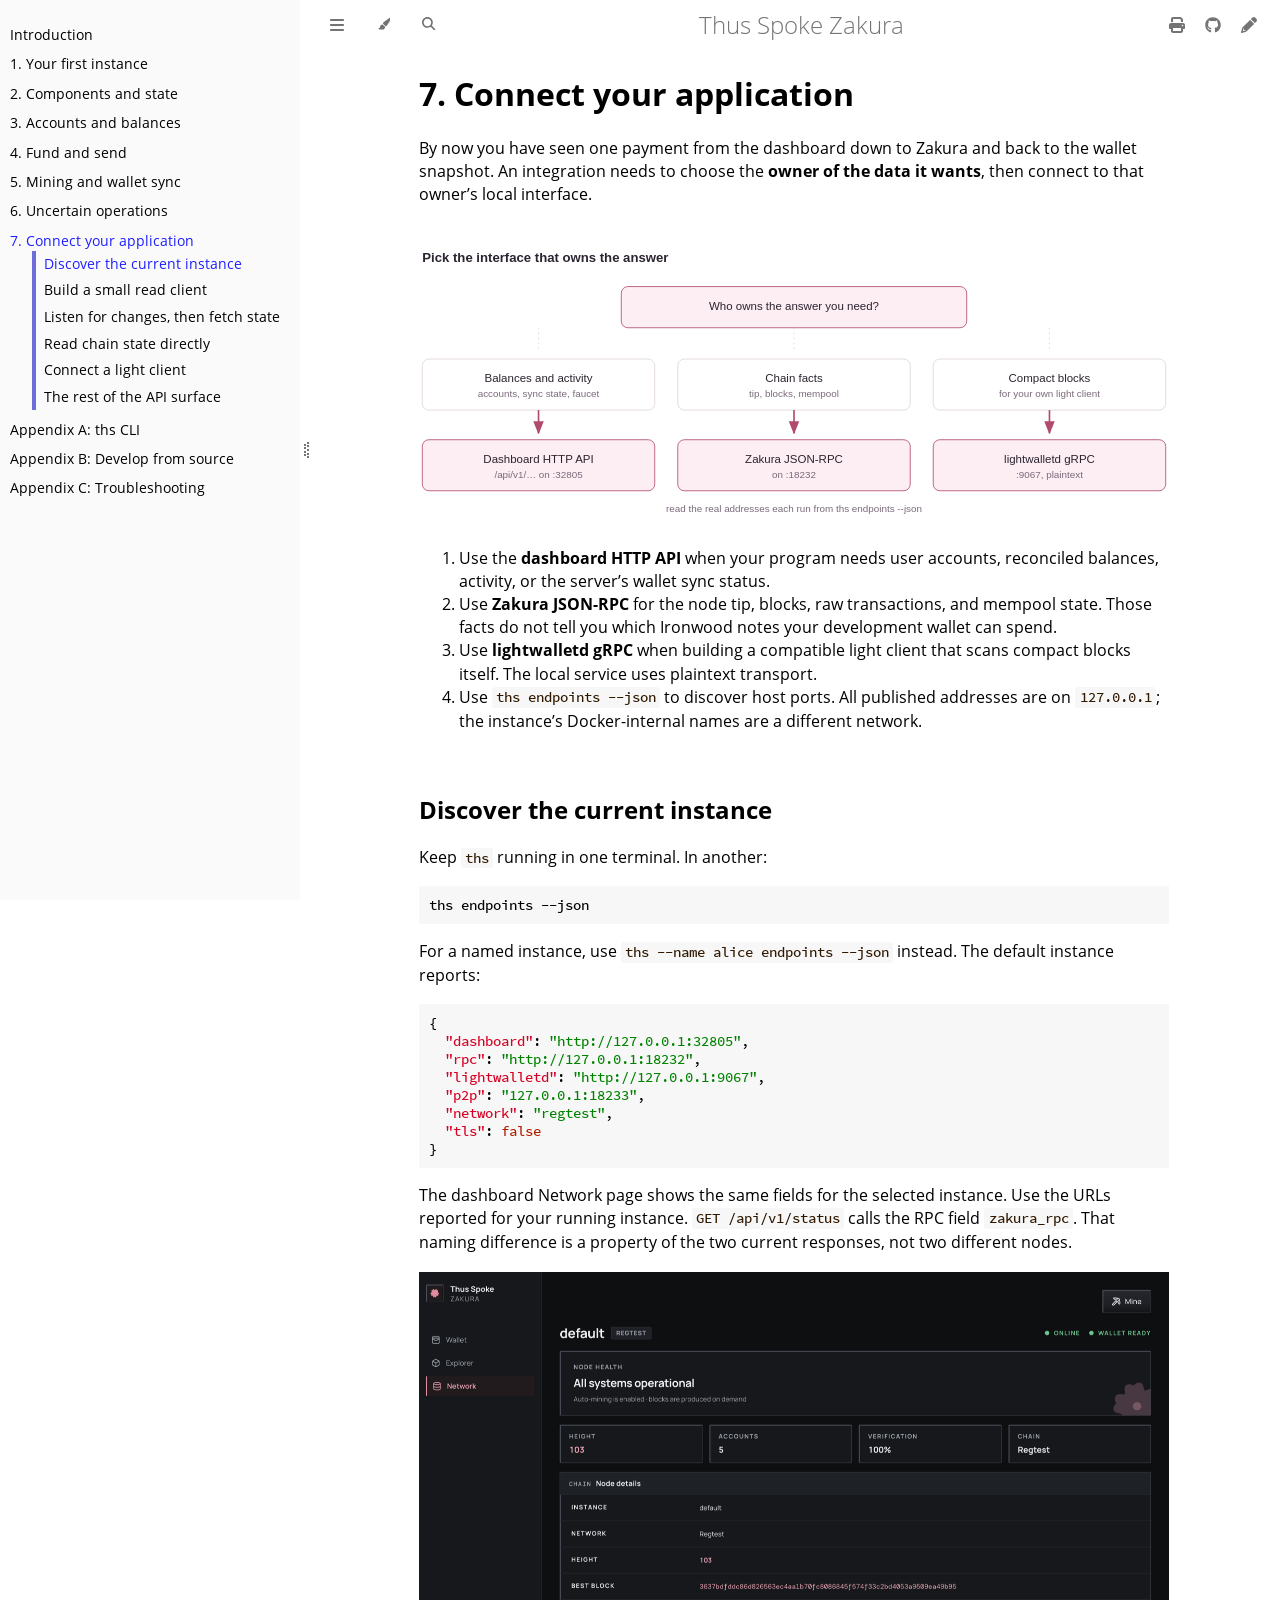
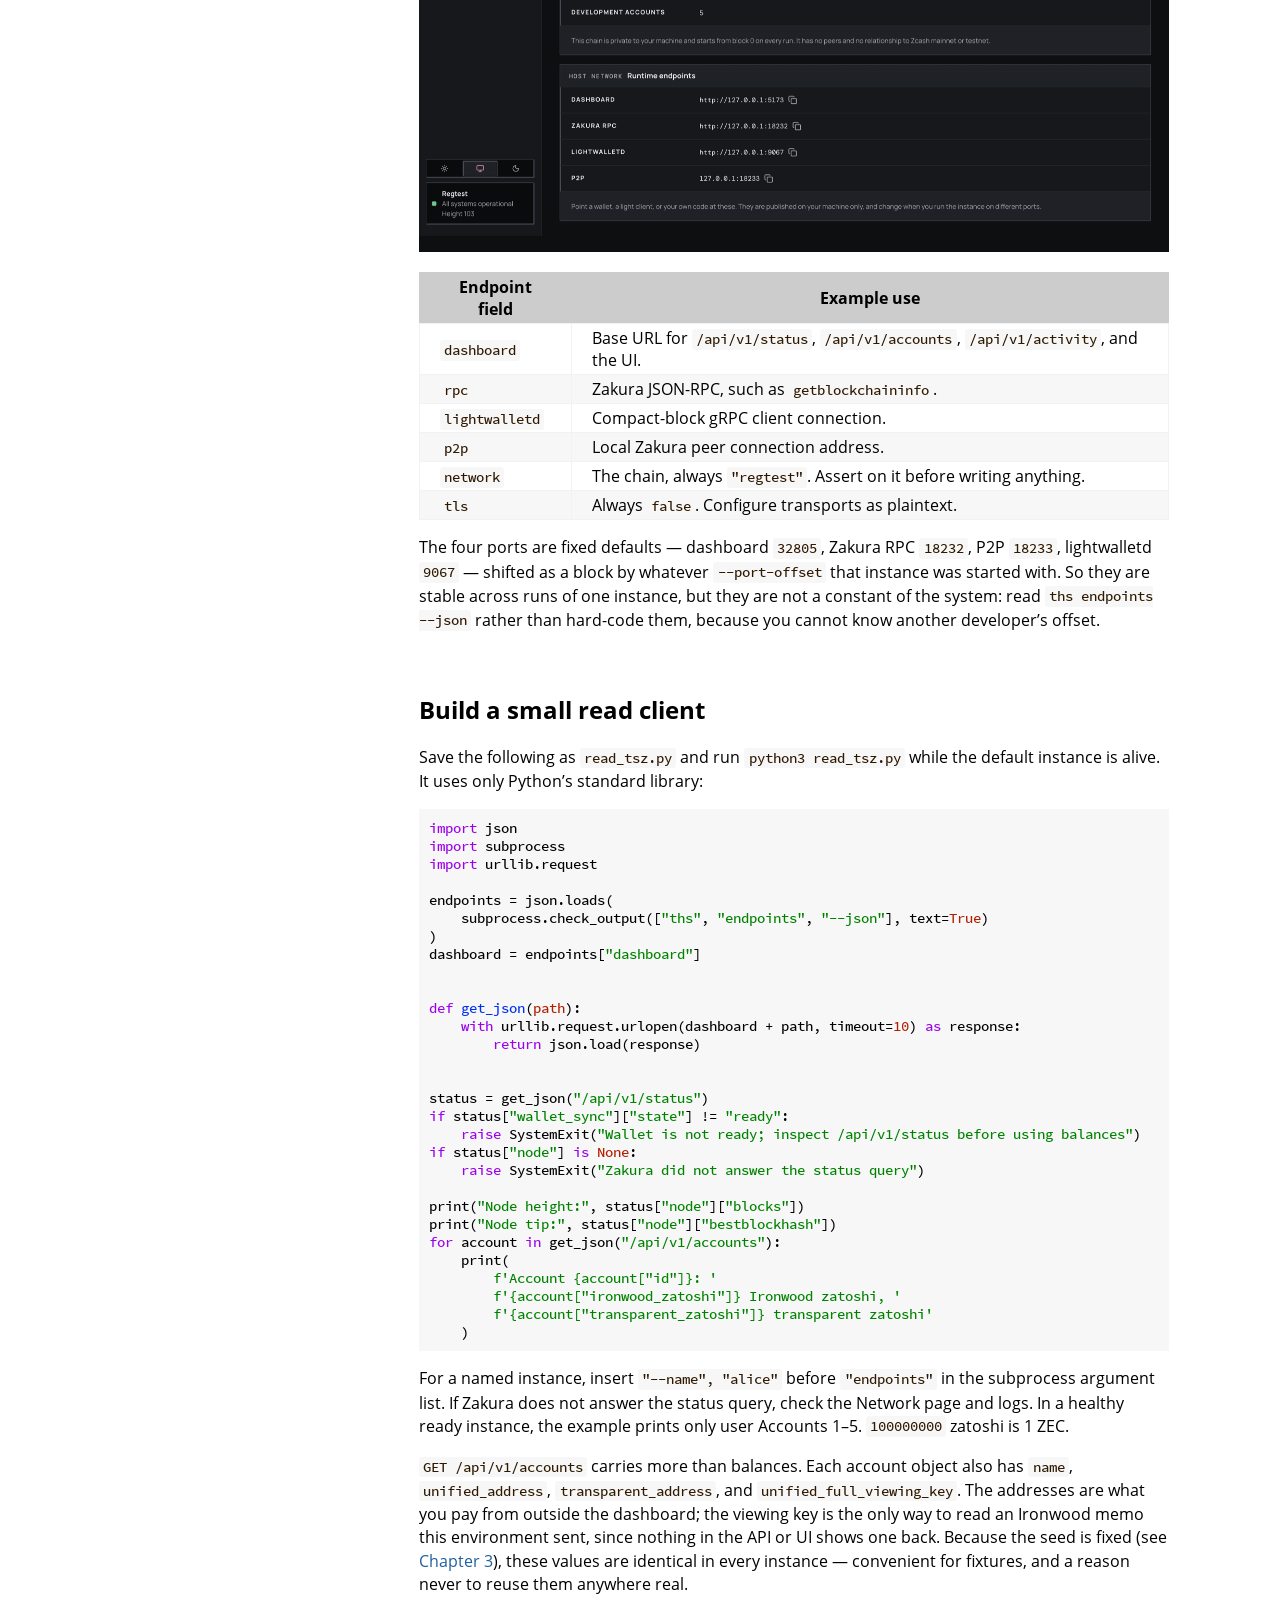
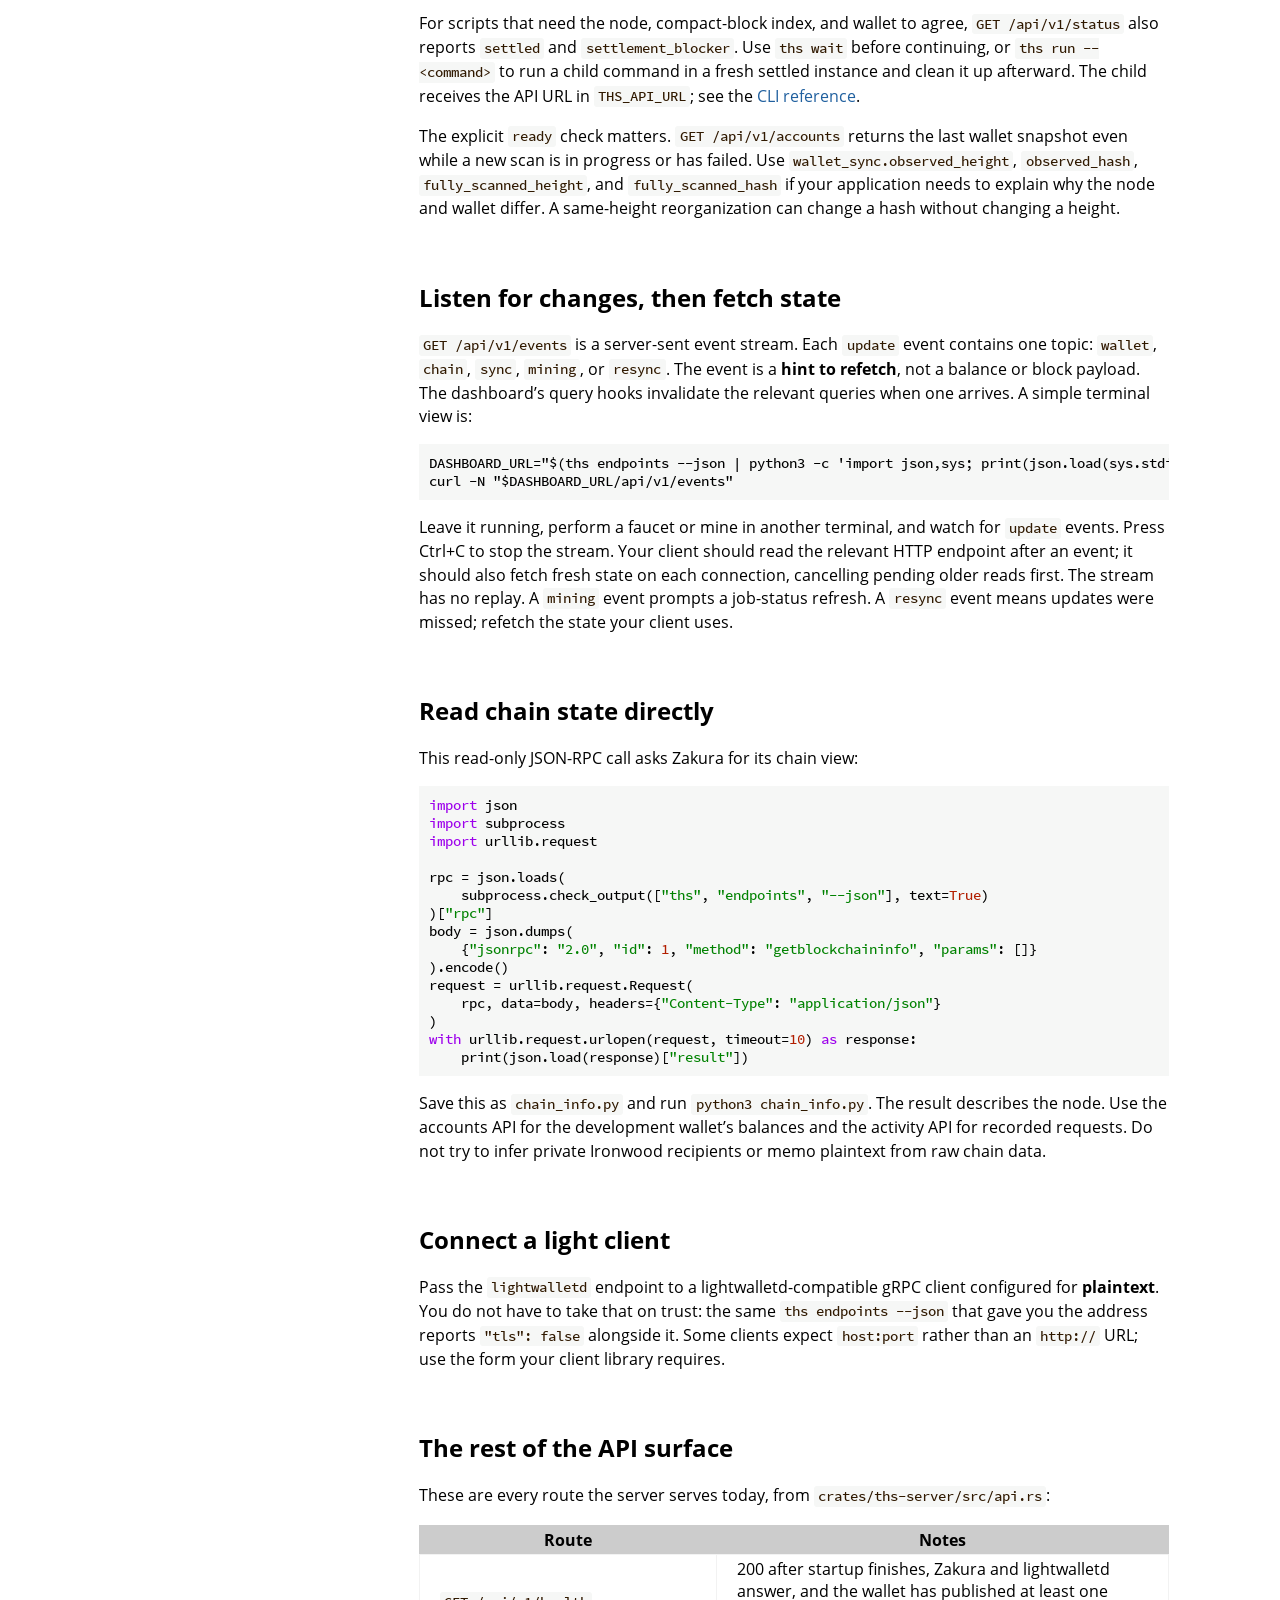
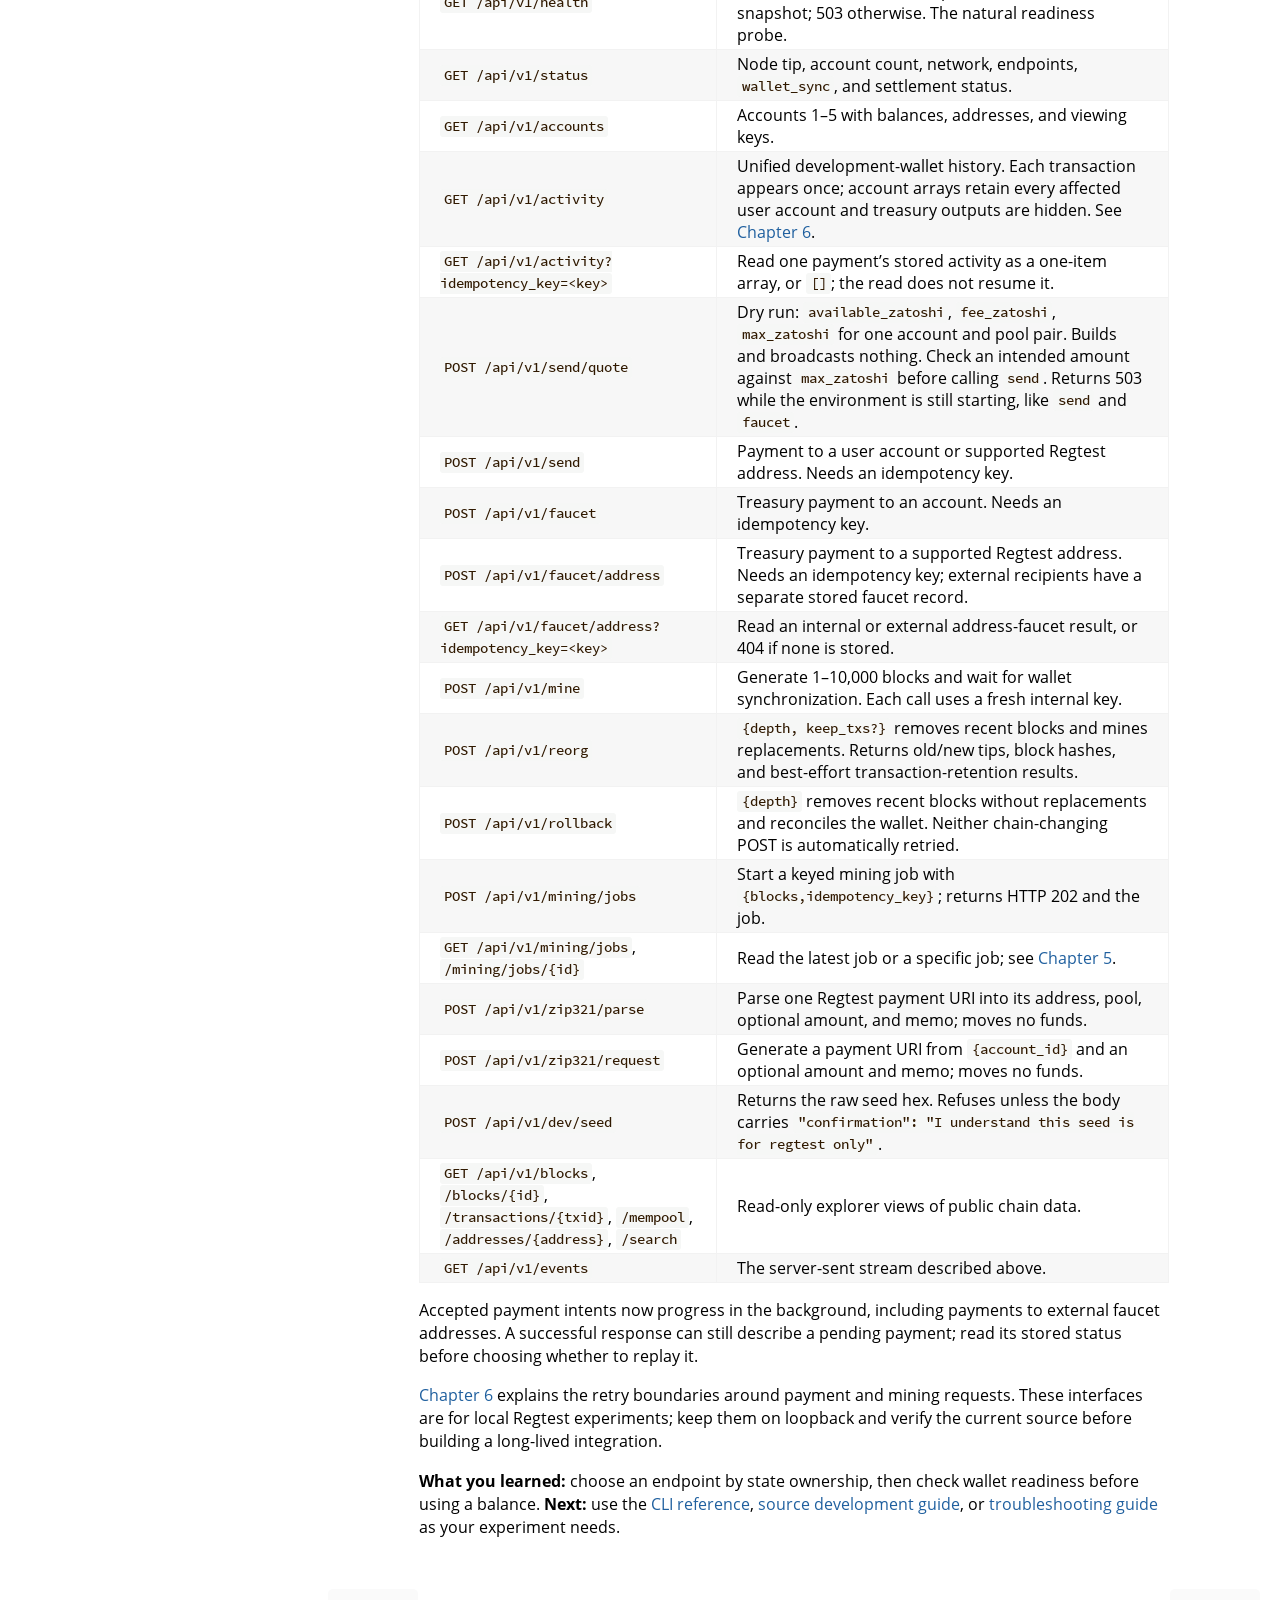
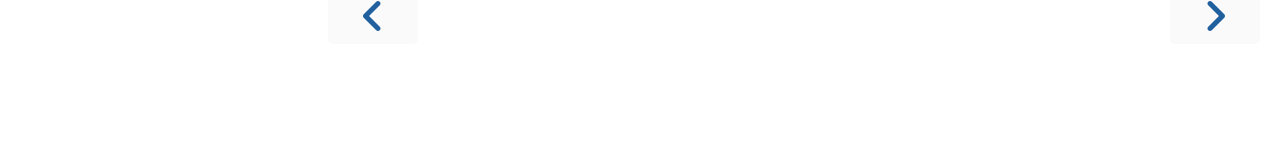
<file: connect-an-app.html>
<!DOCTYPE HTML>
<html lang="en" class="light sidebar-visible" dir="ltr">
    <head>
        <!-- Book generated using mdBook -->
        <meta charset="UTF-8">
        <title>7. Connect your application - Thus Spoke Zakura</title>


        <!-- Custom HTML head -->

        <meta name="description" content="A disposable Zcash Regtest network for local development.">
        <meta name="viewport" content="width=device-width, initial-scale=1">
        <meta name="theme-color" content="#ffffff">

        <link rel="icon" href="favicon-de23e50b.svg">
        <link rel="shortcut icon" href="favicon-8114d1fc.png">
        <link rel="stylesheet" href="css/variables-8adf115d.css">
        <link rel="stylesheet" href="css/general-2459343d.css">
        <link rel="stylesheet" href="css/chrome-ae938929.css">
        <link rel="stylesheet" href="css/print-9e4910d8.css" media="print">

        <!-- Fonts -->
        <link rel="stylesheet" href="fonts/fonts-9644e21d.css">

        <!-- Highlight.js Stylesheets -->
        <link rel="stylesheet" id="mdbook-highlight-css" href="highlight-493f70e1.css">
        <link rel="stylesheet" id="mdbook-tomorrow-night-css" href="tomorrow-night-4c0ae647.css">
        <link rel="stylesheet" id="mdbook-ayu-highlight-css" href="ayu-highlight-3fdfc3ac.css">

        <!-- Custom theme stylesheets -->
        <link rel="stylesheet" href="theme/figures-f9894ebb.css">


        <!-- Provide site root and default themes to javascript -->
        <script>
            const path_to_root = "";
            const default_light_theme = "light";
            const default_dark_theme = "navy";
            window.path_to_searchindex_js = "searchindex-5b2d4067.js";
        </script>
        <!-- Start loading toc.js asap -->
        <script src="toc-6a776a01.js"></script>
    </head>
    <body>
    <div id="mdbook-help-container">
        <div id="mdbook-help-popup">
            <h2 class="mdbook-help-title">Keyboard shortcuts</h2>
            <div>
                <p>Press <kbd>←</kbd> or <kbd>→</kbd> to navigate between chapters</p>
                <p>Press <kbd>S</kbd> or <kbd>/</kbd> to search in the book</p>
                <p>Press <kbd>?</kbd> to show this help</p>
                <p>Press <kbd>Esc</kbd> to hide this help</p>
            </div>
        </div>
    </div>
    <div id="mdbook-body-container">
        <!-- Work around some values being stored in localStorage wrapped in quotes -->
        <script>
            try {
                let theme = localStorage.getItem('mdbook-theme');
                let sidebar = localStorage.getItem('mdbook-sidebar');

                if (theme.startsWith('"') && theme.endsWith('"')) {
                    localStorage.setItem('mdbook-theme', theme.slice(1, theme.length - 1));
                }

                if (sidebar.startsWith('"') && sidebar.endsWith('"')) {
                    localStorage.setItem('mdbook-sidebar', sidebar.slice(1, sidebar.length - 1));
                }
            } catch (e) { }
        </script>

        <!-- Set the theme before any content is loaded, prevents flash -->
        <script>
            const default_theme = window.matchMedia("(prefers-color-scheme: dark)").matches ? default_dark_theme : default_light_theme;
            let theme;
            try { theme = localStorage.getItem('mdbook-theme'); } catch(e) { }
            if (theme === null || theme === undefined) { theme = default_theme; }
            const html = document.documentElement;
            html.classList.remove('light')
            html.classList.add(theme);
            html.classList.add("js");
        </script>

        <input type="checkbox" id="mdbook-sidebar-toggle-anchor" class="hidden">

        <!-- Hide / unhide sidebar before it is displayed -->
        <script>
            let sidebar = null;
            const sidebar_toggle = document.getElementById("mdbook-sidebar-toggle-anchor");
            if (document.body.clientWidth >= 1080) {
                try { sidebar = localStorage.getItem('mdbook-sidebar'); } catch(e) { }
                sidebar = sidebar || 'visible';
            } else {
                sidebar = 'hidden';
                sidebar_toggle.checked = false;
            }
            if (sidebar === 'visible') {
                sidebar_toggle.checked = true;
            } else {
                html.classList.remove('sidebar-visible');
            }
        </script>

        <nav id="mdbook-sidebar" class="sidebar" aria-label="Table of contents">
            <!-- populated by js -->
            <mdbook-sidebar-scrollbox class="sidebar-scrollbox"></mdbook-sidebar-scrollbox>
            <noscript>
                <iframe class="sidebar-iframe-outer" src="toc.html"></iframe>
            </noscript>
            <div id="mdbook-sidebar-resize-handle" class="sidebar-resize-handle">
                <div class="sidebar-resize-indicator"></div>
            </div>
        </nav>

        <div id="mdbook-page-wrapper" class="page-wrapper">

            <div class="page">
                <div id="mdbook-menu-bar-hover-placeholder"></div>
                <div id="mdbook-menu-bar" class="menu-bar sticky">
                    <div class="left-buttons">
                        <label id="mdbook-sidebar-toggle" class="icon-button" for="mdbook-sidebar-toggle-anchor" title="Toggle Table of Contents" aria-label="Toggle Table of Contents" aria-controls="mdbook-sidebar">
                            <span class=fa-svg><svg xmlns="http://www.w3.org/2000/svg" viewBox="0 0 448 512"><!--! Font Awesome Free 6.2.0 by @fontawesome - https://fontawesome.com License - https://fontawesome.com/license/free (Icons: CC BY 4.0, Fonts: SIL OFL 1.1, Code: MIT License) Copyright 2022 Fonticons, Inc. --><path d="M0 96C0 78.3 14.3 64 32 64H416c17.7 0 32 14.3 32 32s-14.3 32-32 32H32C14.3 128 0 113.7 0 96zM0 256c0-17.7 14.3-32 32-32H416c17.7 0 32 14.3 32 32s-14.3 32-32 32H32c-17.7 0-32-14.3-32-32zM448 416c0 17.7-14.3 32-32 32H32c-17.7 0-32-14.3-32-32s14.3-32 32-32H416c17.7 0 32 14.3 32 32z"/></svg></span>
                        </label>
                        <button id="mdbook-theme-toggle" class="icon-button" type="button" title="Change theme" aria-label="Change theme" aria-haspopup="true" aria-expanded="false" aria-controls="mdbook-theme-list">
                            <span class=fa-svg><svg xmlns="http://www.w3.org/2000/svg" viewBox="0 0 576 512"><!--! Font Awesome Free 6.2.0 by @fontawesome - https://fontawesome.com License - https://fontawesome.com/license/free (Icons: CC BY 4.0, Fonts: SIL OFL 1.1, Code: MIT License) Copyright 2022 Fonticons, Inc. --><path d="M371.3 367.1c27.3-3.9 51.9-19.4 67.2-42.9L600.2 74.1c12.6-19.5 9.4-45.3-7.6-61.2S549.7-4.4 531.1 9.6L294.4 187.2c-24 18-38.2 46.1-38.4 76.1L371.3 367.1zm-19.6 25.4l-116-104.4C175.9 290.3 128 339.6 128 400c0 3.9 .2 7.8 .6 11.6c1.8 17.5-10.2 36.4-27.8 36.4H96c-17.7 0-32 14.3-32 32s14.3 32 32 32H240c61.9 0 112-50.1 112-112c0-2.5-.1-5-.2-7.5z"/></svg></span>
                        </button>
                        <ul id="mdbook-theme-list" class="theme-popup" aria-label="Themes" role="menu">
                            <li role="none"><button role="menuitem" class="theme" id="mdbook-theme-default_theme">Auto</button></li>
                            <li role="none"><button role="menuitem" class="theme" id="mdbook-theme-light">Light</button></li>
                            <li role="none"><button role="menuitem" class="theme" id="mdbook-theme-rust">Rust</button></li>
                            <li role="none"><button role="menuitem" class="theme" id="mdbook-theme-coal">Coal</button></li>
                            <li role="none"><button role="menuitem" class="theme" id="mdbook-theme-navy">Navy</button></li>
                            <li role="none"><button role="menuitem" class="theme" id="mdbook-theme-ayu">Ayu</button></li>
                        </ul>
                        <button id="mdbook-search-toggle" class="icon-button" type="button" title="Search (`/`)" aria-label="Toggle Searchbar" aria-expanded="false" aria-keyshortcuts="/ s" aria-controls="mdbook-searchbar">
                            <span class=fa-svg><svg xmlns="http://www.w3.org/2000/svg" viewBox="0 0 512 512"><!--! Font Awesome Free 6.2.0 by @fontawesome - https://fontawesome.com License - https://fontawesome.com/license/free (Icons: CC BY 4.0, Fonts: SIL OFL 1.1, Code: MIT License) Copyright 2022 Fonticons, Inc. --><path d="M416 208c0 45.9-14.9 88.3-40 122.7L502.6 457.4c12.5 12.5 12.5 32.8 0 45.3s-32.8 12.5-45.3 0L330.7 376c-34.4 25.2-76.8 40-122.7 40C93.1 416 0 322.9 0 208S93.1 0 208 0S416 93.1 416 208zM208 352c79.5 0 144-64.5 144-144s-64.5-144-144-144S64 128.5 64 208s64.5 144 144 144z"/></svg></span>
                        </button>
                    </div>

                    <h1 class="menu-title">Thus Spoke Zakura</h1>

                    <div class="right-buttons">
                        <a href="print.html" title="Print this book" aria-label="Print this book">
                            <span class=fa-svg id="print-button"><svg xmlns="http://www.w3.org/2000/svg" viewBox="0 0 512 512"><!--! Font Awesome Free 6.2.0 by @fontawesome - https://fontawesome.com License - https://fontawesome.com/license/free (Icons: CC BY 4.0, Fonts: SIL OFL 1.1, Code: MIT License) Copyright 2022 Fonticons, Inc. --><path d="M128 0C92.7 0 64 28.7 64 64v96h64V64H354.7L384 93.3V160h64V93.3c0-17-6.7-33.3-18.7-45.3L400 18.7C388 6.7 371.7 0 354.7 0H128zM384 352v32 64H128V384 368 352H384zm64 32h32c17.7 0 32-14.3 32-32V256c0-35.3-28.7-64-64-64H64c-35.3 0-64 28.7-64 64v96c0 17.7 14.3 32 32 32H64v64c0 35.3 28.7 64 64 64H384c35.3 0 64-28.7 64-64V384zm-16-88c-13.3 0-24-10.7-24-24s10.7-24 24-24s24 10.7 24 24s-10.7 24-24 24z"/></svg></span>
                        </a>
                        <a href="https://github.com/zcashlabs/thus-spoke-zakura" title="Git repository" aria-label="Git repository">
                            <span class=fa-svg><svg xmlns="http://www.w3.org/2000/svg" viewBox="0 0 496 512"><!--! Font Awesome Free 6.2.0 by @fontawesome - https://fontawesome.com License - https://fontawesome.com/license/free (Icons: CC BY 4.0, Fonts: SIL OFL 1.1, Code: MIT License) Copyright 2022 Fonticons, Inc. --><path d="M165.9 397.4c0 2-2.3 3.6-5.2 3.6-3.3.3-5.6-1.3-5.6-3.6 0-2 2.3-3.6 5.2-3.6 3-.3 5.6 1.3 5.6 3.6zm-31.1-4.5c-.7 2 1.3 4.3 4.3 4.9 2.6 1 5.6 0 6.2-2s-1.3-4.3-4.3-5.2c-2.6-.7-5.5.3-6.2 2.3zm44.2-1.7c-2.9.7-4.9 2.6-4.6 4.9.3 2 2.9 3.3 5.9 2.6 2.9-.7 4.9-2.6 4.6-4.6-.3-1.9-3-3.2-5.9-2.9zM244.8 8C106.1 8 0 113.3 0 252c0 110.9 69.8 205.8 169.5 239.2 12.8 2.3 17.3-5.6 17.3-12.1 0-6.2-.3-40.4-.3-61.4 0 0-70 15-84.7-29.8 0 0-11.4-29.1-27.8-36.6 0 0-22.9-15.7 1.6-15.4 0 0 24.9 2 38.6 25.8 21.9 38.6 58.6 27.5 72.9 20.9 2.3-16 8.8-27.1 16-33.7-55.9-6.2-112.3-14.3-112.3-110.5 0-27.5 7.6-41.3 23.6-58.9-2.6-6.5-11.1-33.3 2.6-67.9 20.9-6.5 69 27 69 27 20-5.6 41.5-8.5 62.8-8.5s42.8 2.9 62.8 8.5c0 0 48.1-33.6 69-27 13.7 34.7 5.2 61.4 2.6 67.9 16 17.7 25.8 31.5 25.8 58.9 0 96.5-58.9 104.2-114.8 110.5 9.2 7.9 17 22.9 17 46.4 0 33.7-.3 75.4-.3 83.6 0 6.5 4.6 14.4 17.3 12.1C428.2 457.8 496 362.9 496 252 496 113.3 383.5 8 244.8 8zM97.2 352.9c-1.3 1-1 3.3.7 5.2 1.6 1.6 3.9 2.3 5.2 1 1.3-1 1-3.3-.7-5.2-1.6-1.6-3.9-2.3-5.2-1zm-10.8-8.1c-.7 1.3.3 2.9 2.3 3.9 1.6 1 3.6.7 4.3-.7.7-1.3-.3-2.9-2.3-3.9-2-.6-3.6-.3-4.3.7zm32.4 35.6c-1.6 1.3-1 4.3 1.3 6.2 2.3 2.3 5.2 2.6 6.5 1 1.3-1.3.7-4.3-1.3-6.2-2.2-2.3-5.2-2.6-6.5-1zm-11.4-14.7c-1.6 1-1.6 3.6 0 5.9 1.6 2.3 4.3 3.3 5.6 2.3 1.6-1.3 1.6-3.9 0-6.2-1.4-2.3-4-3.3-5.6-2z"/></svg></span>
                        </a>
                        <a href="https://github.com/zcashlabs/thus-spoke-zakura/edit/main/book/connect-an-app.md" title="Suggest an edit" aria-label="Suggest an edit" rel="edit">
                            <span class=fa-svg id="git-edit-button"><svg xmlns="http://www.w3.org/2000/svg" viewBox="0 0 512 512"><!--! Font Awesome Free 6.2.0 by @fontawesome - https://fontawesome.com License - https://fontawesome.com/license/free (Icons: CC BY 4.0, Fonts: SIL OFL 1.1, Code: MIT License) Copyright 2022 Fonticons, Inc. --><path d="M421.7 220.3l-11.3 11.3-22.6 22.6-205 205c-6.6 6.6-14.8 11.5-23.8 14.1L30.8 511c-8.4 2.5-17.5 .2-23.7-6.1S-1.5 489.7 1 481.2L38.7 353.1c2.6-9 7.5-17.2 14.1-23.8l205-205 22.6-22.6 11.3-11.3 33.9 33.9 62.1 62.1 33.9 33.9zM96 353.9l-9.3 9.3c-.9 .9-1.6 2.1-2 3.4l-25.3 86 86-25.3c1.3-.4 2.5-1.1 3.4-2l9.3-9.3H112c-8.8 0-16-7.2-16-16V353.9zM453.3 19.3l39.4 39.4c25 25 25 65.5 0 90.5l-14.5 14.5-22.6 22.6-11.3 11.3-33.9-33.9-62.1-62.1L314.3 67.7l11.3-11.3 22.6-22.6 14.5-14.5c25-25 65.5-25 90.5 0z"/></svg></span>
                        </a>

                    </div>
                </div>

                <div id="mdbook-search-wrapper" class="hidden">
                    <form id="mdbook-searchbar-outer" class="searchbar-outer">
                        <div class="search-wrapper">
                            <input type="search" id="mdbook-searchbar" name="searchbar" placeholder="Search this book ..." aria-controls="mdbook-searchresults-outer" aria-describedby="searchresults-header">
                            <div class="spinner-wrapper">
                                <span class=fa-svg id="fa-spin"><svg xmlns="http://www.w3.org/2000/svg" viewBox="0 0 512 512"><!--! Font Awesome Free 6.2.0 by @fontawesome - https://fontawesome.com License - https://fontawesome.com/license/free (Icons: CC BY 4.0, Fonts: SIL OFL 1.1, Code: MIT License) Copyright 2022 Fonticons, Inc. --><path d="M304 48c0-26.5-21.5-48-48-48s-48 21.5-48 48s21.5 48 48 48s48-21.5 48-48zm0 416c0-26.5-21.5-48-48-48s-48 21.5-48 48s21.5 48 48 48s48-21.5 48-48zM48 304c26.5 0 48-21.5 48-48s-21.5-48-48-48s-48 21.5-48 48s21.5 48 48 48zm464-48c0-26.5-21.5-48-48-48s-48 21.5-48 48s21.5 48 48 48s48-21.5 48-48zM142.9 437c18.7-18.7 18.7-49.1 0-67.9s-49.1-18.7-67.9 0s-18.7 49.1 0 67.9s49.1 18.7 67.9 0zm0-294.2c18.7-18.7 18.7-49.1 0-67.9S93.7 56.2 75 75s-18.7 49.1 0 67.9s49.1 18.7 67.9 0zM369.1 437c18.7 18.7 49.1 18.7 67.9 0s18.7-49.1 0-67.9s-49.1-18.7-67.9 0s-18.7 49.1 0 67.9z"/></svg></span>
                            </div>
                        </div>
                    </form>
                    <div id="mdbook-searchresults-outer" class="searchresults-outer hidden">
                        <div id="mdbook-searchresults-header" class="searchresults-header"></div>
                        <ul id="mdbook-searchresults">
                        </ul>
                    </div>
                </div>

                <!-- Apply ARIA attributes after the sidebar and the sidebar toggle button are added to the DOM -->
                <script>
                    document.getElementById('mdbook-sidebar-toggle').setAttribute('aria-expanded', sidebar === 'visible');
                    document.getElementById('mdbook-sidebar').setAttribute('aria-hidden', sidebar !== 'visible');
                    Array.from(document.querySelectorAll('#mdbook-sidebar a')).forEach(function(link) {
                        link.setAttribute('tabIndex', sidebar === 'visible' ? 0 : -1);
                    });
                </script>

                <div id="mdbook-content" class="content">
                    <main>
                        <h1 id="7-connect-your-application"><a class="header" href="#7-connect-your-application">7. Connect your application</a></h1>
<p>By now you have seen one payment from the dashboard down to Zakura and back
to the wallet snapshot. An integration needs to choose the <strong>owner of the
data it wants</strong>, then connect to that owner’s local interface.</p>
<p><img src="images/interface-selection.svg" alt="Wallet facts come from the dashboard HTTP API, node facts from Zakura’s JSON-RPC, and compact blocks from lightwalletd’s plaintext gRPC. Read the addresses from ths endpoints –json rather than hard-coding the ports."></p>
<ol>
<li>Use the <strong>dashboard HTTP API</strong> when your program needs user accounts,
reconciled balances, activity, or the server’s wallet sync status.</li>
<li>Use <strong>Zakura JSON-RPC</strong> for the node tip, blocks, raw transactions, and
mempool state. Those facts do not tell you which Ironwood notes your
development wallet can spend.</li>
<li>Use <strong>lightwalletd gRPC</strong> when building a compatible light client that
scans compact blocks itself. The local service uses plaintext transport.</li>
<li>Use <code>ths endpoints --json</code> to discover host ports. All published
addresses are on <code>127.0.0.1</code>; the instance’s Docker-internal names are a
different network.</li>
</ol>
<h2 id="discover-the-current-instance"><a class="header" href="#discover-the-current-instance">Discover the current instance</a></h2>
<p>Keep <code>ths</code> running in one terminal. In another:</p>
<pre><code class="language-console">ths endpoints --json
</code></pre>
<p>For a named instance, use <code>ths --name alice endpoints --json</code> instead. The
default instance reports:</p>
<pre><code class="language-json">{
  "dashboard": "http://127.0.0.1:32805",
  "rpc": "http://127.0.0.1:18232",
  "lightwalletd": "http://127.0.0.1:9067",
  "p2p": "127.0.0.1:18233",
  "network": "regtest",
  "tls": false
}
</code></pre>
<p>The dashboard Network page shows the same fields for the selected instance.
Use the URLs reported for your running instance.
<code>GET /api/v1/status</code> calls the RPC field <code>zakura_rpc</code>. That naming difference
is a property of the two current responses, not two different nodes.</p>
<p><img src="images/network.png" alt="The Network page: Height, Accounts, Verification and Chain tiles above a Node details panel listing the instance, network Regtest, height, and best block hash, and a Runtime endpoints panel listing the dashboard, Zakura RPC, lightwalletd, and P2P addresses with copy buttons. The Chain tile reads Regtest."></p>
<div class="table-wrapper">
<table>
<thead>
<tr><th>Endpoint field</th><th>Example use</th></tr>
</thead>
<tbody>
<tr><td><code>dashboard</code></td><td>Base URL for <code>/api/v1/status</code>, <code>/api/v1/accounts</code>, <code>/api/v1/activity</code>, and the UI.</td></tr>
<tr><td><code>rpc</code></td><td>Zakura JSON-RPC, such as <code>getblockchaininfo</code>.</td></tr>
<tr><td><code>lightwalletd</code></td><td>Compact-block gRPC client connection.</td></tr>
<tr><td><code>p2p</code></td><td>Local Zakura peer connection address.</td></tr>
<tr><td><code>network</code></td><td>The chain, always <code>"regtest"</code>. Assert on it before writing anything.</td></tr>
<tr><td><code>tls</code></td><td>Always <code>false</code>. Configure transports as plaintext.</td></tr>
</tbody>
</table>
</div>
<p>The four ports are fixed defaults — dashboard <code>32805</code>, Zakura RPC <code>18232</code>,
P2P <code>18233</code>, lightwalletd <code>9067</code> — shifted as a block by whatever
<code>--port-offset</code> that instance was started with. So they are stable across
runs of one instance, but they are not a constant of the system: read
<code>ths endpoints --json</code> rather than hard-code them, because you cannot know
another developer’s offset.</p>
<h2 id="build-a-small-read-client"><a class="header" href="#build-a-small-read-client">Build a small read client</a></h2>
<p>Save the following as <code>read_tsz.py</code> and run <code>python3 read_tsz.py</code> while the
default instance is alive. It uses only Python’s standard library:</p>
<pre><code class="language-python">import json
import subprocess
import urllib.request

endpoints = json.loads(
    subprocess.check_output(["ths", "endpoints", "--json"], text=True)
)
dashboard = endpoints["dashboard"]


def get_json(path):
    with urllib.request.urlopen(dashboard + path, timeout=10) as response:
        return json.load(response)


status = get_json("/api/v1/status")
if status["wallet_sync"]["state"] != "ready":
    raise SystemExit("Wallet is not ready; inspect /api/v1/status before using balances")
if status["node"] is None:
    raise SystemExit("Zakura did not answer the status query")

print("Node height:", status["node"]["blocks"])
print("Node tip:", status["node"]["bestblockhash"])
for account in get_json("/api/v1/accounts"):
    print(
        f'Account {account["id"]}: '
        f'{account["ironwood_zatoshi"]} Ironwood zatoshi, '
        f'{account["transparent_zatoshi"]} transparent zatoshi'
    )
</code></pre>
<p>For a named instance, insert <code>"--name", "alice"</code> before <code>"endpoints"</code>
in the subprocess argument list. If Zakura does not answer the status query,
check the Network page and logs. In a healthy ready instance, the example
prints only user Accounts 1–5. <code>100000000</code> zatoshi is 1 ZEC.</p>
<p><code>GET /api/v1/accounts</code> carries more than balances. Each account object also
has <code>name</code>, <code>unified_address</code>, <code>transparent_address</code>, and
<code>unified_full_viewing_key</code>. The addresses are what you pay from outside the
dashboard; the viewing key is the only way to read an Ironwood memo this
environment sent, since nothing in the API or UI shows one back. Because the
seed is fixed (see <a href="accounts-and-balances.html#an-account-is-a-wallet-identity">Chapter 3</a>),
these values are identical in every instance — convenient for fixtures, and
a reason never to reuse them anywhere real.</p>
<p>For scripts that need the node, compact-block index, and wallet to agree,
<code>GET /api/v1/status</code> also reports <code>settled</code> and <code>settlement_blocker</code>. Use
<code>ths wait</code> before continuing, or <code>ths run -- &lt;command&gt;</code> to run a child command
in a fresh settled instance and clean it up afterward. The child receives the
API URL in <code>THS_API_URL</code>; see the <a href="cli.html">CLI reference</a>.</p>
<p>The explicit <code>ready</code> check matters. <code>GET /api/v1/accounts</code> returns the
last wallet snapshot even while a new scan is in progress or has failed.
Use <code>wallet_sync.observed_height</code>, <code>observed_hash</code>,
<code>fully_scanned_height</code>, and <code>fully_scanned_hash</code> if your application
needs to explain why the node and wallet differ. A same-height
reorganization can change a hash without changing a height.</p>
<h2 id="listen-for-changes-then-fetch-state"><a class="header" href="#listen-for-changes-then-fetch-state">Listen for changes, then fetch state</a></h2>
<p><code>GET /api/v1/events</code> is a server-sent event stream. Each <code>update</code> event
contains one topic: <code>wallet</code>, <code>chain</code>, <code>sync</code>, <code>mining</code>, or <code>resync</code>. The event is a <strong>hint
to refetch</strong>, not a balance or block payload. The dashboard’s query hooks
invalidate the relevant queries when one arrives. A simple terminal view
is:</p>
<pre><code class="language-console">DASHBOARD_URL="$(ths endpoints --json | python3 -c 'import json,sys; print(json.load(sys.stdin)["dashboard"])')"
curl -N "$DASHBOARD_URL/api/v1/events"
</code></pre>
<p>Leave it running, perform a faucet or mine in another terminal, and watch
for <code>update</code> events. Press Ctrl+C to stop the stream. Your client should
read the relevant HTTP endpoint after an event; it should also fetch
fresh state on each connection, cancelling pending older reads first.
The stream has no replay. A <code>mining</code> event prompts a job-status refresh. A <code>resync</code> event means
updates were missed; refetch the state your client uses.</p>
<h2 id="read-chain-state-directly"><a class="header" href="#read-chain-state-directly">Read chain state directly</a></h2>
<p>This read-only JSON-RPC call asks Zakura for its chain view:</p>
<pre><code class="language-python">import json
import subprocess
import urllib.request

rpc = json.loads(
    subprocess.check_output(["ths", "endpoints", "--json"], text=True)
)["rpc"]
body = json.dumps(
    {"jsonrpc": "2.0", "id": 1, "method": "getblockchaininfo", "params": []}
).encode()
request = urllib.request.Request(
    rpc, data=body, headers={"Content-Type": "application/json"}
)
with urllib.request.urlopen(request, timeout=10) as response:
    print(json.load(response)["result"])
</code></pre>
<p>Save this as <code>chain_info.py</code> and run <code>python3 chain_info.py</code>. The result
describes the node. Use the accounts API for the development wallet’s
balances and the activity API for recorded requests. Do not try to infer
private Ironwood recipients or memo plaintext from raw chain data.</p>
<h2 id="connect-a-light-client"><a class="header" href="#connect-a-light-client">Connect a light client</a></h2>
<p>Pass the <code>lightwalletd</code> endpoint to a lightwalletd-compatible gRPC client
configured for <strong>plaintext</strong>. You do not have to take that on trust: the
same <code>ths endpoints --json</code> that gave you the address reports <code>"tls": false</code>
alongside it. Some clients expect <code>host:port</code> rather than an <code>http://</code> URL;
use the form your client library requires.</p>
<h2 id="the-rest-of-the-api-surface"><a class="header" href="#the-rest-of-the-api-surface">The rest of the API surface</a></h2>
<p>These are every route the server serves today, from
<code>crates/ths-server/src/api.rs</code>:</p>
<div class="table-wrapper">
<table>
<thead>
<tr><th>Route</th><th>Notes</th></tr>
</thead>
<tbody>
<tr><td><code>GET /api/v1/health</code></td><td>200 after startup finishes, Zakura and lightwalletd answer, and the wallet has published at least one snapshot; 503 otherwise. The natural readiness probe.</td></tr>
<tr><td><code>GET /api/v1/status</code></td><td>Node tip, account count, network, endpoints, <code>wallet_sync</code>, and settlement status.</td></tr>
<tr><td><code>GET /api/v1/accounts</code></td><td>Accounts 1–5 with balances, addresses, and viewing keys.</td></tr>
<tr><td><code>GET /api/v1/activity</code></td><td>Unified development-wallet history. Each transaction appears once; account arrays retain every affected user account and treasury outputs are hidden. See <a href="architecture/operations.html#call-the-api-with-a-deliberate-key">Chapter 6</a>.</td></tr>
<tr><td><code>GET /api/v1/activity?idempotency_key=&lt;key&gt;</code></td><td>Read one payment’s stored activity as a one-item array, or <code>[]</code>; the read does not resume it.</td></tr>
<tr><td><code>POST /api/v1/send/quote</code></td><td>Dry run: <code>available_zatoshi</code>, <code>fee_zatoshi</code>, <code>max_zatoshi</code> for one account and pool pair. Builds and broadcasts nothing. Check an intended amount against <code>max_zatoshi</code> before calling <code>send</code>. Returns 503 while the environment is still starting, like <code>send</code> and <code>faucet</code>.</td></tr>
<tr><td><code>POST /api/v1/send</code></td><td>Payment to a user account or supported Regtest address. Needs an idempotency key.</td></tr>
<tr><td><code>POST /api/v1/faucet</code></td><td>Treasury payment to an account. Needs an idempotency key.</td></tr>
<tr><td><code>POST /api/v1/faucet/address</code></td><td>Treasury payment to a supported Regtest address. Needs an idempotency key; external recipients have a separate stored faucet record.</td></tr>
<tr><td><code>GET /api/v1/faucet/address?idempotency_key=&lt;key&gt;</code></td><td>Read an internal or external address-faucet result, or 404 if none is stored.</td></tr>
<tr><td><code>POST /api/v1/mine</code></td><td>Generate 1–10,000 blocks and wait for wallet synchronization. Each call uses a fresh internal key.</td></tr>
<tr><td><code>POST /api/v1/reorg</code></td><td><code>{depth, keep_txs?}</code> removes recent blocks and mines replacements. Returns old/new tips, block hashes, and best-effort transaction-retention results.</td></tr>
<tr><td><code>POST /api/v1/rollback</code></td><td><code>{depth}</code> removes recent blocks without replacements and reconciles the wallet. Neither chain-changing POST is automatically retried.</td></tr>
<tr><td><code>POST /api/v1/mining/jobs</code></td><td>Start a keyed mining job with <code>{blocks,idempotency_key}</code>; returns HTTP 202 and the job.</td></tr>
<tr><td><code>GET /api/v1/mining/jobs</code>, <code>/mining/jobs/{id}</code></td><td>Read the latest job or a specific job; see <a href="mining-and-sync.html">Chapter 5</a>.</td></tr>
<tr><td><code>POST /api/v1/zip321/parse</code></td><td>Parse one Regtest payment URI into its address, pool, optional amount, and memo; moves no funds.</td></tr>
<tr><td><code>POST /api/v1/zip321/request</code></td><td>Generate a payment URI from <code>{account_id}</code> and an optional amount and memo; moves no funds.</td></tr>
<tr><td><code>POST /api/v1/dev/seed</code></td><td>Returns the raw seed hex. Refuses unless the body carries <code>"confirmation": "I understand this seed is for regtest only"</code>.</td></tr>
<tr><td><code>GET /api/v1/blocks</code>, <code>/blocks/{id}</code>, <code>/transactions/{txid}</code>, <code>/mempool</code>, <code>/addresses/{address}</code>, <code>/search</code></td><td>Read-only explorer views of public chain data.</td></tr>
<tr><td><code>GET /api/v1/events</code></td><td>The server-sent stream described above.</td></tr>
</tbody>
</table>
</div>
<p>Accepted payment intents now progress in the background, including payments
to external faucet addresses. A successful response can still describe a
pending payment; read its stored status before choosing whether to replay it.</p>
<p><a href="architecture/operations.html">Chapter 6</a> explains the retry boundaries around
payment and mining requests. These interfaces are for local Regtest experiments;
keep them on loopback and verify the current source before building a
long-lived integration.</p>
<p><strong>What you learned:</strong> choose an endpoint by state ownership, then check
wallet readiness before using a balance. <strong>Next:</strong> use the <a href="cli.html">CLI
reference</a>, <a href="development.html">source development guide</a>, or
<a href="troubleshooting.html">troubleshooting guide</a> as your experiment needs.</p>

                    </main>

                    <nav class="nav-wrapper" aria-label="Page navigation">
                        <!-- Mobile navigation buttons -->
                            <a rel="prev" href="architecture/operations.html" class="mobile-nav-chapters previous" title="Previous chapter" aria-label="Previous chapter" aria-keyshortcuts="Left">
                                <span class=fa-svg><svg xmlns="http://www.w3.org/2000/svg" viewBox="0 0 320 512"><!--! Font Awesome Free 6.2.0 by @fontawesome - https://fontawesome.com License - https://fontawesome.com/license/free (Icons: CC BY 4.0, Fonts: SIL OFL 1.1, Code: MIT License) Copyright 2022 Fonticons, Inc. --><path d="M41.4 233.4c-12.5 12.5-12.5 32.8 0 45.3l160 160c12.5 12.5 32.8 12.5 45.3 0s12.5-32.8 0-45.3L109.3 256 246.6 118.6c12.5-12.5 12.5-32.8 0-45.3s-32.8-12.5-45.3 0l-160 160z"/></svg></span>
                            </a>

                            <a rel="next prefetch" href="cli.html" class="mobile-nav-chapters next" title="Next chapter" aria-label="Next chapter" aria-keyshortcuts="Right">
                                <span class=fa-svg><svg xmlns="http://www.w3.org/2000/svg" viewBox="0 0 320 512"><!--! Font Awesome Free 6.2.0 by @fontawesome - https://fontawesome.com License - https://fontawesome.com/license/free (Icons: CC BY 4.0, Fonts: SIL OFL 1.1, Code: MIT License) Copyright 2022 Fonticons, Inc. --><path d="M278.6 233.4c12.5 12.5 12.5 32.8 0 45.3l-160 160c-12.5 12.5-32.8 12.5-45.3 0s-12.5-32.8 0-45.3L210.7 256 73.4 118.6c-12.5-12.5-12.5-32.8 0-45.3s32.8-12.5 45.3 0l160 160z"/></svg></span>
                            </a>

                        <div style="clear: both"></div>
                    </nav>
                </div>
            </div>

            <nav class="nav-wide-wrapper" aria-label="Page navigation">
                    <a rel="prev" href="architecture/operations.html" class="nav-chapters previous" title="Previous chapter" aria-label="Previous chapter" aria-keyshortcuts="Left">
                        <span class=fa-svg><svg xmlns="http://www.w3.org/2000/svg" viewBox="0 0 320 512"><!--! Font Awesome Free 6.2.0 by @fontawesome - https://fontawesome.com License - https://fontawesome.com/license/free (Icons: CC BY 4.0, Fonts: SIL OFL 1.1, Code: MIT License) Copyright 2022 Fonticons, Inc. --><path d="M41.4 233.4c-12.5 12.5-12.5 32.8 0 45.3l160 160c12.5 12.5 32.8 12.5 45.3 0s12.5-32.8 0-45.3L109.3 256 246.6 118.6c12.5-12.5 12.5-32.8 0-45.3s-32.8-12.5-45.3 0l-160 160z"/></svg></span>
                    </a>

                    <a rel="next prefetch" href="cli.html" class="nav-chapters next" title="Next chapter" aria-label="Next chapter" aria-keyshortcuts="Right">
                        <span class=fa-svg><svg xmlns="http://www.w3.org/2000/svg" viewBox="0 0 320 512"><!--! Font Awesome Free 6.2.0 by @fontawesome - https://fontawesome.com License - https://fontawesome.com/license/free (Icons: CC BY 4.0, Fonts: SIL OFL 1.1, Code: MIT License) Copyright 2022 Fonticons, Inc. --><path d="M278.6 233.4c12.5 12.5 12.5 32.8 0 45.3l-160 160c-12.5 12.5-32.8 12.5-45.3 0s-12.5-32.8 0-45.3L210.7 256 73.4 118.6c-12.5-12.5-12.5-32.8 0-45.3s32.8-12.5 45.3 0l160 160z"/></svg></span>
                    </a>
            </nav>

        </div>

        <template id=fa-eye><span class=fa-svg><svg xmlns="http://www.w3.org/2000/svg" viewBox="0 0 576 512"><!--! Font Awesome Free 6.2.0 by @fontawesome - https://fontawesome.com License - https://fontawesome.com/license/free (Icons: CC BY 4.0, Fonts: SIL OFL 1.1, Code: MIT License) Copyright 2022 Fonticons, Inc. --><path d="M288 32c-80.8 0-145.5 36.8-192.6 80.6C48.6 156 17.3 208 2.5 243.7c-3.3 7.9-3.3 16.7 0 24.6C17.3 304 48.6 356 95.4 399.4C142.5 443.2 207.2 480 288 480s145.5-36.8 192.6-80.6c46.8-43.5 78.1-95.4 93-131.1c3.3-7.9 3.3-16.7 0-24.6c-14.9-35.7-46.2-87.7-93-131.1C433.5 68.8 368.8 32 288 32zM432 256c0 79.5-64.5 144-144 144s-144-64.5-144-144s64.5-144 144-144s144 64.5 144 144zM288 192c0 35.3-28.7 64-64 64c-11.5 0-22.3-3-31.6-8.4c-.2 2.8-.4 5.5-.4 8.4c0 53 43 96 96 96s96-43 96-96s-43-96-96-96c-2.8 0-5.6 .1-8.4 .4c5.3 9.3 8.4 20.1 8.4 31.6z"/></svg></span></template>
        <template id=fa-eye-slash><span class=fa-svg><svg xmlns="http://www.w3.org/2000/svg" viewBox="0 0 640 512"><!--! Font Awesome Free 6.2.0 by @fontawesome - https://fontawesome.com License - https://fontawesome.com/license/free (Icons: CC BY 4.0, Fonts: SIL OFL 1.1, Code: MIT License) Copyright 2022 Fonticons, Inc. --><path d="M38.8 5.1C28.4-3.1 13.3-1.2 5.1 9.2S-1.2 34.7 9.2 42.9l592 464c10.4 8.2 25.5 6.3 33.7-4.1s6.3-25.5-4.1-33.7L525.6 386.7c39.6-40.6 66.4-86.1 79.9-118.4c3.3-7.9 3.3-16.7 0-24.6c-14.9-35.7-46.2-87.7-93-131.1C465.5 68.8 400.8 32 320 32c-68.2 0-125 26.3-169.3 60.8L38.8 5.1zM223.1 149.5C248.6 126.2 282.7 112 320 112c79.5 0 144 64.5 144 144c0 24.9-6.3 48.3-17.4 68.7L408 294.5c5.2-11.8 8-24.8 8-38.5c0-53-43-96-96-96c-2.8 0-5.6 .1-8.4 .4c5.3 9.3 8.4 20.1 8.4 31.6c0 10.2-2.4 19.8-6.6 28.3l-90.3-70.8zm223.1 298L373 389.9c-16.4 6.5-34.3 10.1-53 10.1c-79.5 0-144-64.5-144-144c0-6.9 .5-13.6 1.4-20.2L83.1 161.5C60.3 191.2 44 220.8 34.5 243.7c-3.3 7.9-3.3 16.7 0 24.6c14.9 35.7 46.2 87.7 93 131.1C174.5 443.2 239.2 480 320 480c47.8 0 89.9-12.9 126.2-32.5z"/></svg></span></template>
        <template id=fa-copy><span class=fa-svg><svg xmlns="http://www.w3.org/2000/svg" viewBox="0 0 512 512"><!--! Font Awesome Free 6.2.0 by @fontawesome - https://fontawesome.com License - https://fontawesome.com/license/free (Icons: CC BY 4.0, Fonts: SIL OFL 1.1, Code: MIT License) Copyright 2022 Fonticons, Inc. --><path d="M502.6 70.63l-61.25-61.25C435.4 3.371 427.2 0 418.7 0H255.1c-35.35 0-64 28.66-64 64l.0195 256C192 355.4 220.7 384 256 384h192c35.2 0 64-28.8 64-64V93.25C512 84.77 508.6 76.63 502.6 70.63zM464 320c0 8.836-7.164 16-16 16H255.1c-8.838 0-16-7.164-16-16L239.1 64.13c0-8.836 7.164-16 16-16h128L384 96c0 17.67 14.33 32 32 32h47.1V320zM272 448c0 8.836-7.164 16-16 16H63.1c-8.838 0-16-7.164-16-16L47.98 192.1c0-8.836 7.164-16 16-16H160V128H63.99c-35.35 0-64 28.65-64 64l.0098 256C.002 483.3 28.66 512 64 512h192c35.2 0 64-28.8 64-64v-32h-47.1L272 448z"/></svg></span></template>
        <template id=fa-play><span class=fa-svg><svg xmlns="http://www.w3.org/2000/svg" viewBox="0 0 384 512"><!--! Font Awesome Free 6.2.0 by @fontawesome - https://fontawesome.com License - https://fontawesome.com/license/free (Icons: CC BY 4.0, Fonts: SIL OFL 1.1, Code: MIT License) Copyright 2022 Fonticons, Inc. --><path d="M73 39c-14.8-9.1-33.4-9.4-48.5-.9S0 62.6 0 80V432c0 17.4 9.4 33.4 24.5 41.9s33.7 8.1 48.5-.9L361 297c14.3-8.7 23-24.2 23-41s-8.7-32.2-23-41L73 39z"/></svg></span></template>
        <template id=fa-clock-rotate-left><span class=fa-svg><svg xmlns="http://www.w3.org/2000/svg" viewBox="0 0 512 512"><!--! Font Awesome Free 6.2.0 by @fontawesome - https://fontawesome.com License - https://fontawesome.com/license/free (Icons: CC BY 4.0, Fonts: SIL OFL 1.1, Code: MIT License) Copyright 2022 Fonticons, Inc. --><path d="M75 75L41 41C25.9 25.9 0 36.6 0 57.9V168c0 13.3 10.7 24 24 24H134.1c21.4 0 32.1-25.9 17-41l-30.8-30.8C155 85.5 203 64 256 64c106 0 192 86 192 192s-86 192-192 192c-40.8 0-78.6-12.7-109.7-34.4c-14.5-10.1-34.4-6.6-44.6 7.9s-6.6 34.4 7.9 44.6C151.2 495 201.7 512 256 512c141.4 0 256-114.6 256-256S397.4 0 256 0C185.3 0 121.3 28.7 75 75zm181 53c-13.3 0-24 10.7-24 24V256c0 6.4 2.5 12.5 7 17l72 72c9.4 9.4 24.6 9.4 33.9 0s9.4-24.6 0-33.9l-65-65V152c0-13.3-10.7-24-24-24z"/></svg></span></template>



        <script>
            window.playground_copyable = true;
        </script>


        <script src="elasticlunr-ef4e11c1.min.js"></script>
        <script src="mark-09e88c2c.min.js"></script>
        <script src="searcher-c2a407aa.js"></script>

        <script src="clipboard-1626706a.min.js"></script>
        <script src="highlight-abc7f01d.js"></script>
        <script src="book-a0b12cfe.js"></script>

        <!-- Custom JS scripts -->



    </div>
    </body>
</html>
</file>
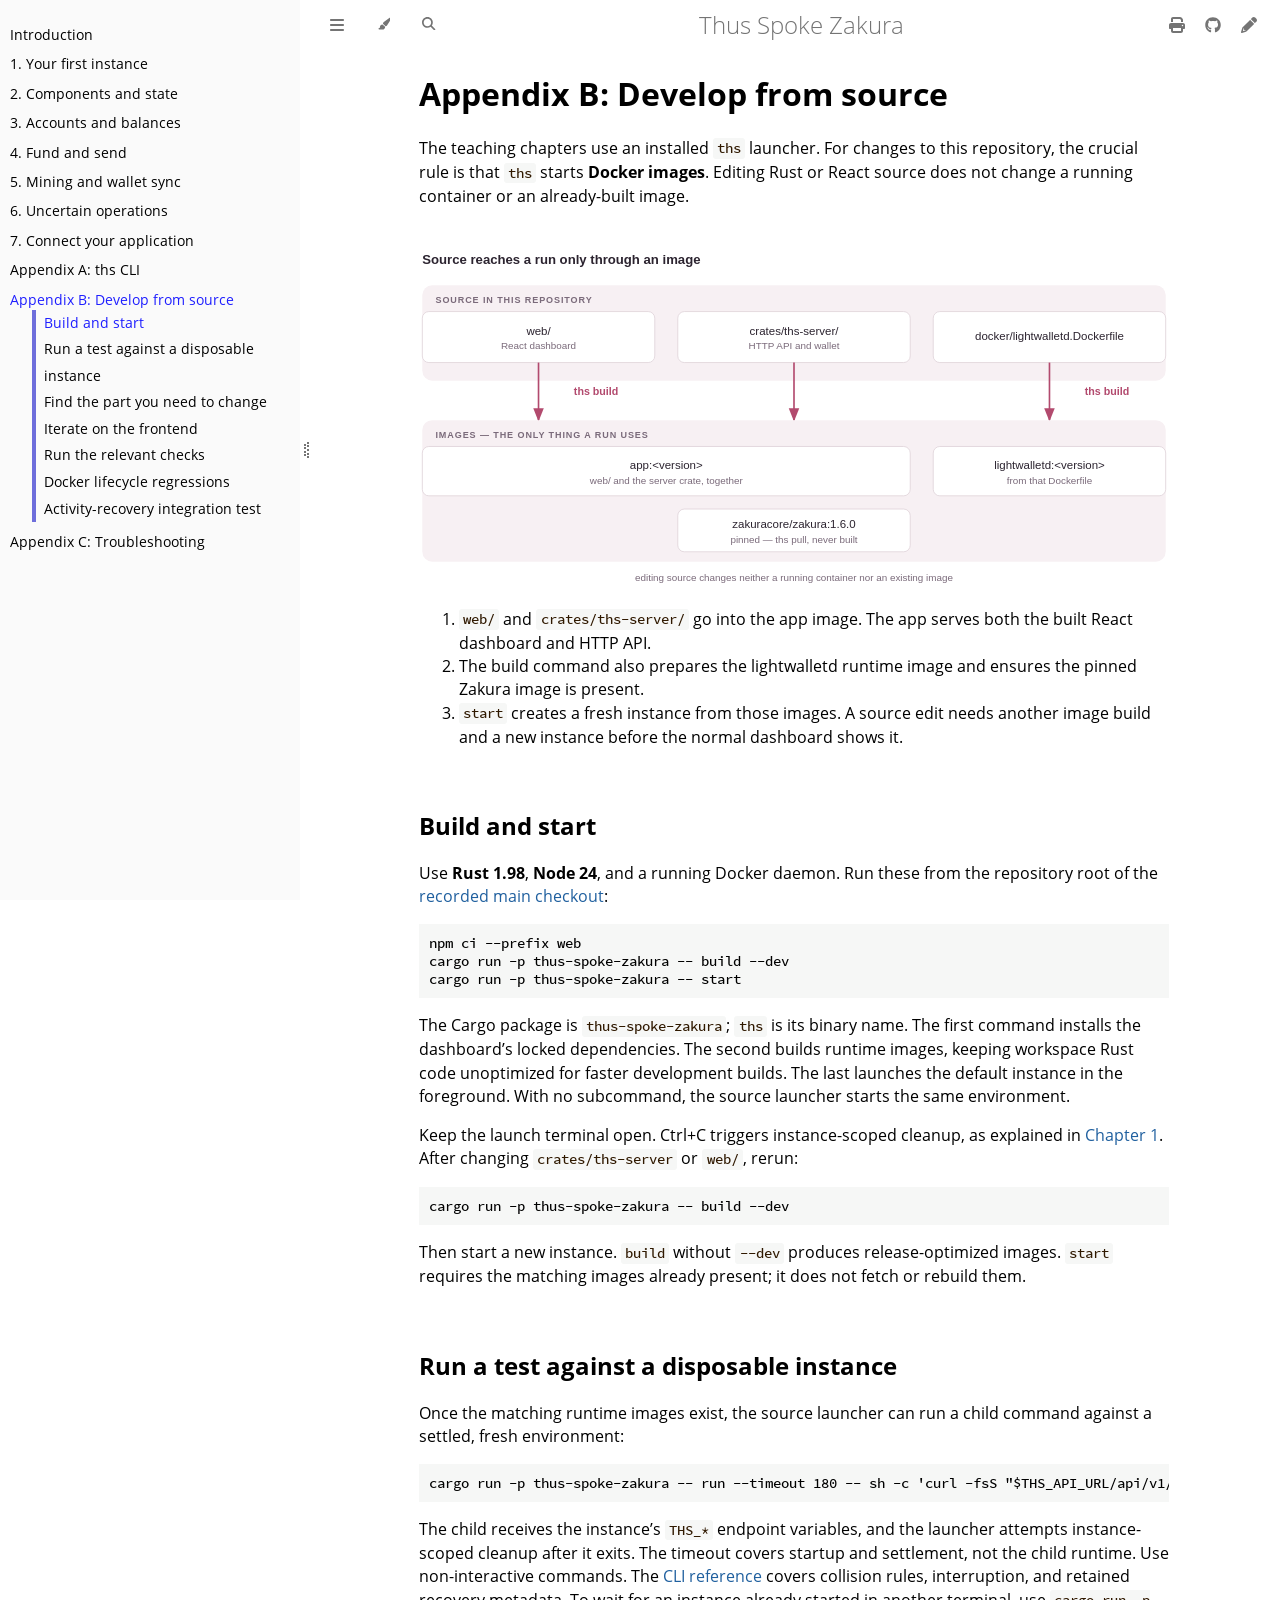
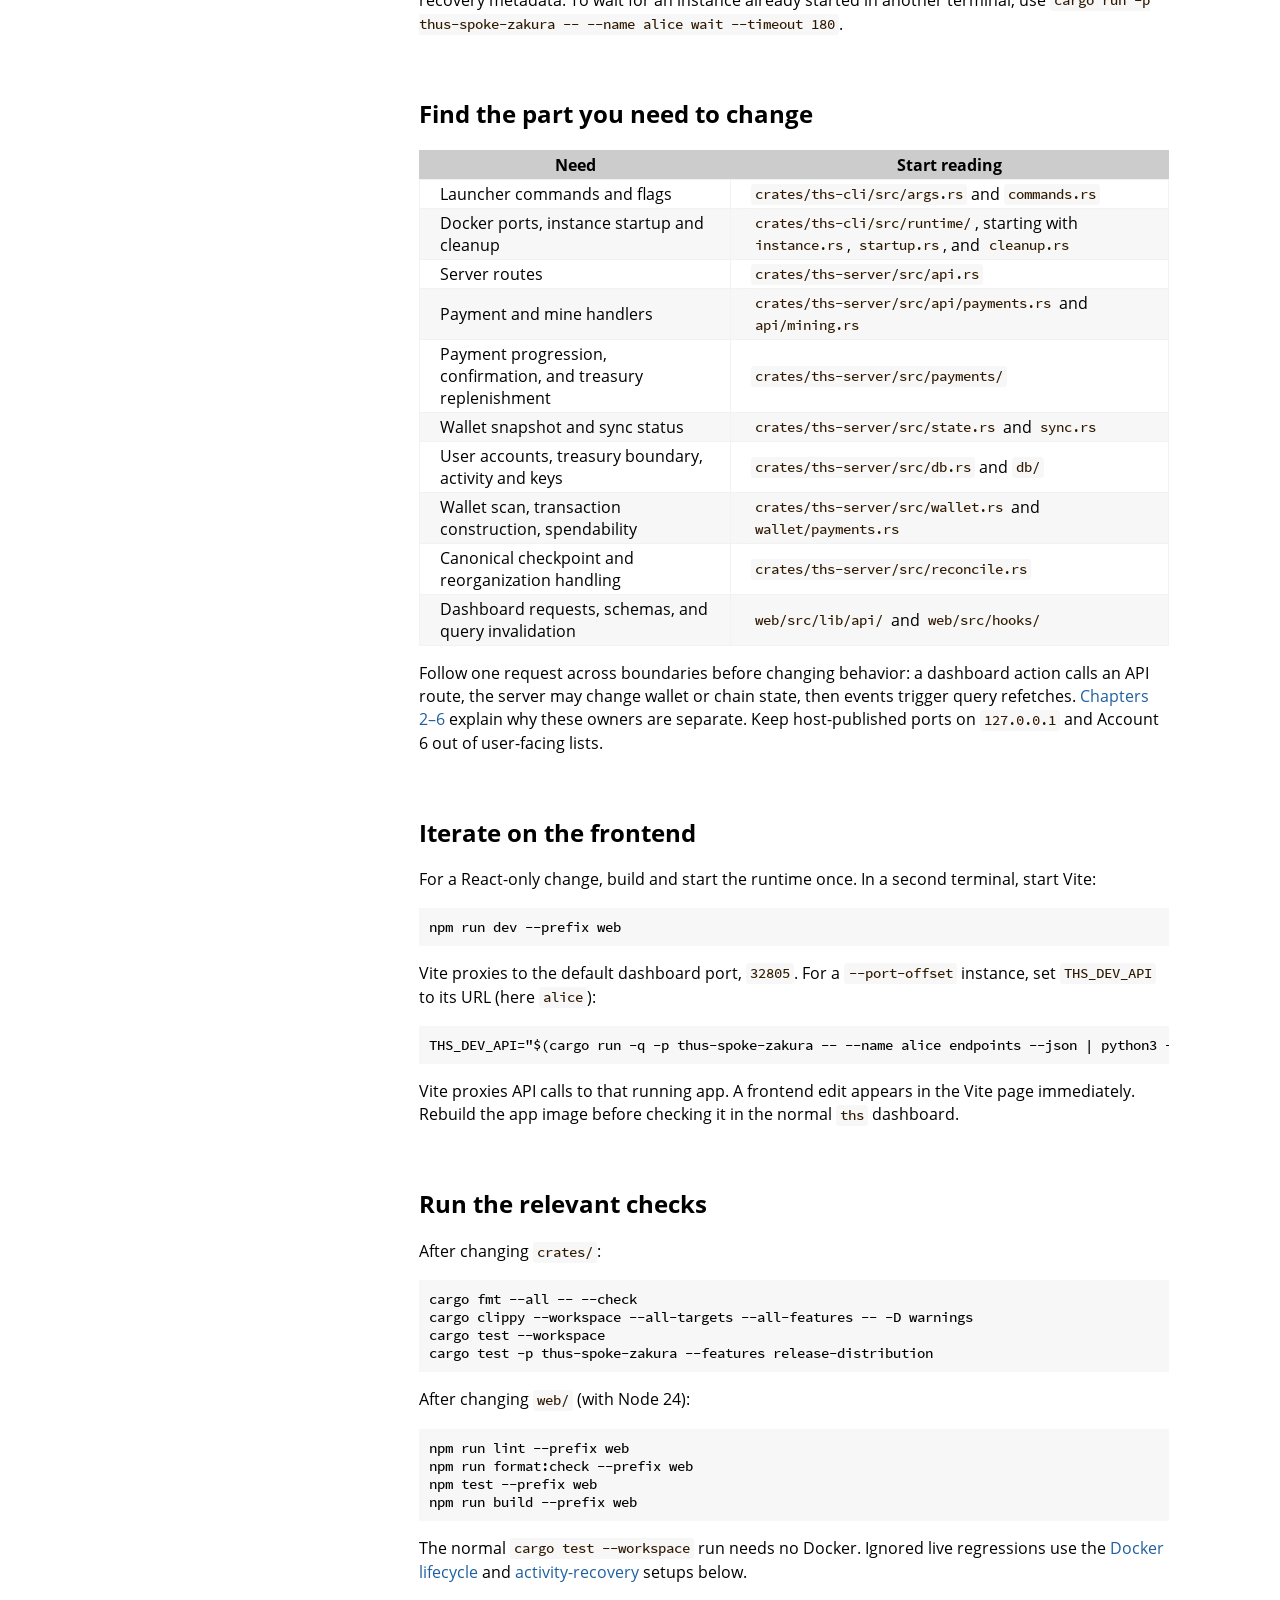
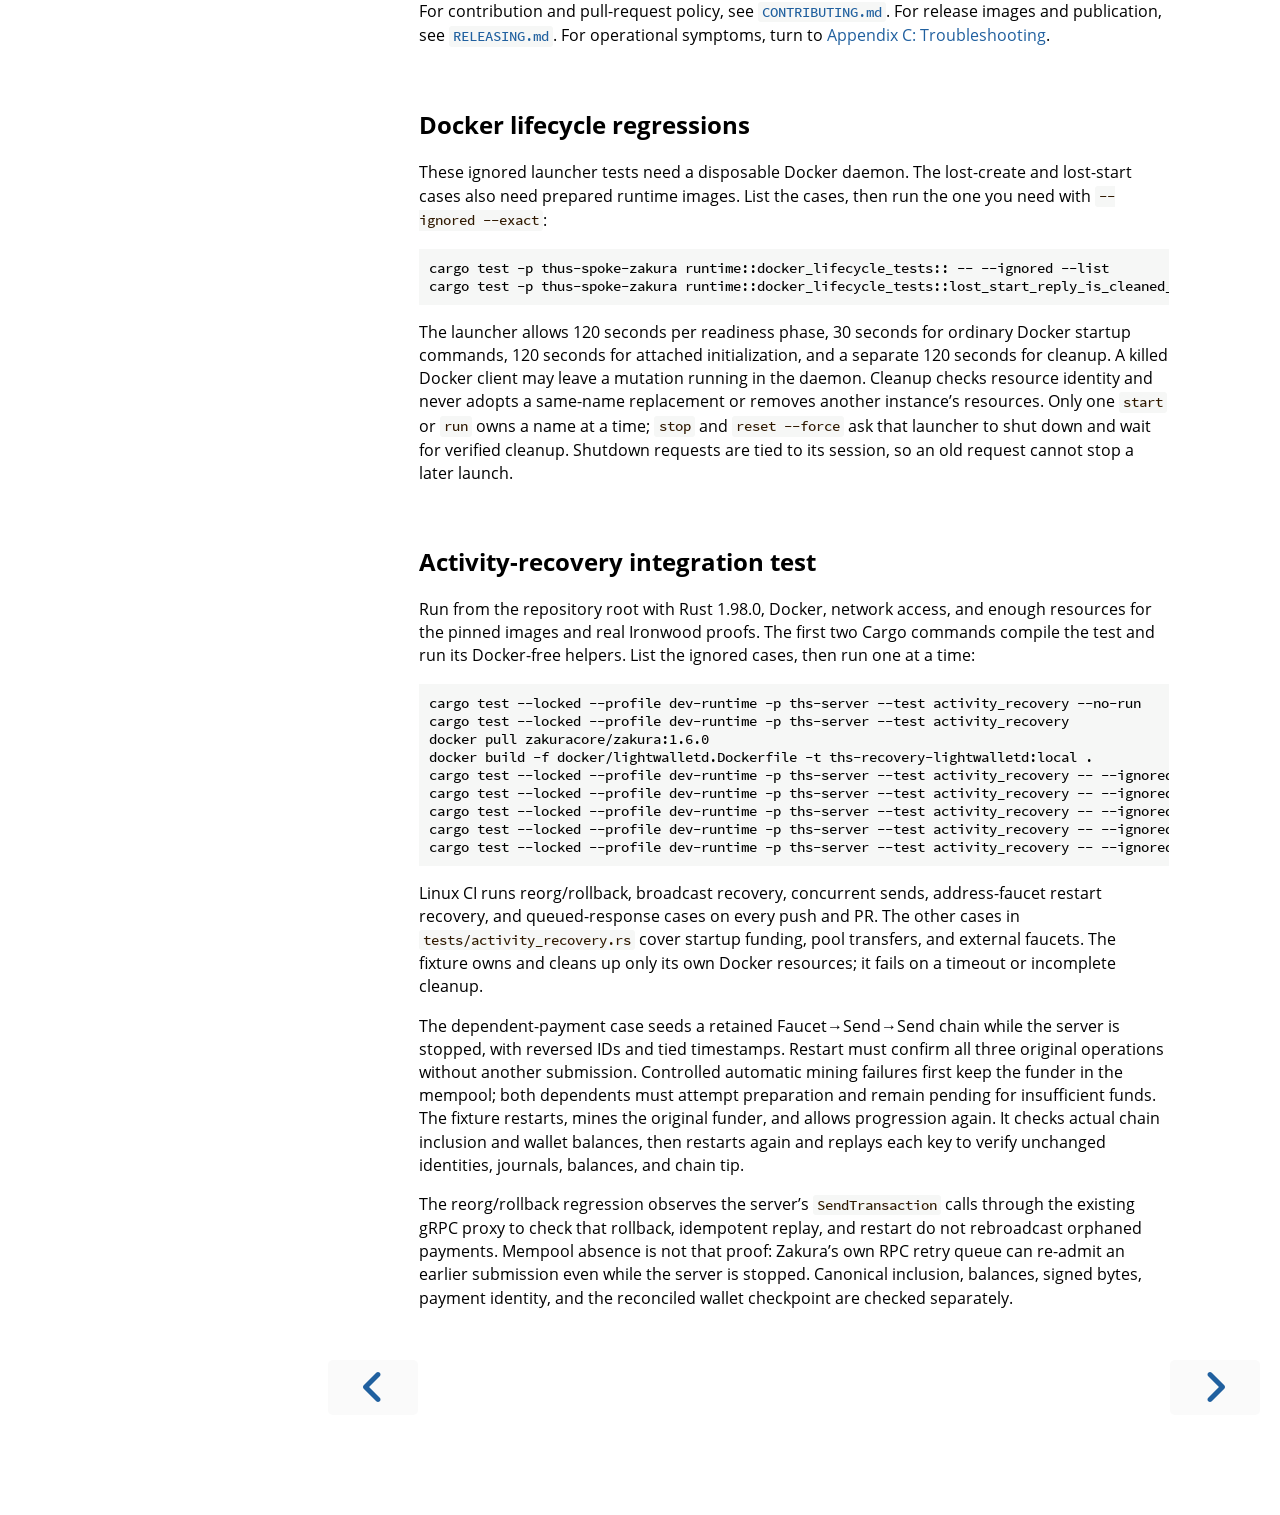
<file: development.html>
<!DOCTYPE HTML>
<html lang="en" class="light sidebar-visible" dir="ltr">
    <head>
        <!-- Book generated using mdBook -->
        <meta charset="UTF-8">
        <title>Appendix B: Develop from source - Thus Spoke Zakura</title>


        <!-- Custom HTML head -->

        <meta name="description" content="A disposable Zcash Regtest network for local development.">
        <meta name="viewport" content="width=device-width, initial-scale=1">
        <meta name="theme-color" content="#ffffff">

        <link rel="icon" href="favicon-de23e50b.svg">
        <link rel="shortcut icon" href="favicon-8114d1fc.png">
        <link rel="stylesheet" href="css/variables-8adf115d.css">
        <link rel="stylesheet" href="css/general-2459343d.css">
        <link rel="stylesheet" href="css/chrome-ae938929.css">
        <link rel="stylesheet" href="css/print-9e4910d8.css" media="print">

        <!-- Fonts -->
        <link rel="stylesheet" href="fonts/fonts-9644e21d.css">

        <!-- Highlight.js Stylesheets -->
        <link rel="stylesheet" id="mdbook-highlight-css" href="highlight-493f70e1.css">
        <link rel="stylesheet" id="mdbook-tomorrow-night-css" href="tomorrow-night-4c0ae647.css">
        <link rel="stylesheet" id="mdbook-ayu-highlight-css" href="ayu-highlight-3fdfc3ac.css">

        <!-- Custom theme stylesheets -->
        <link rel="stylesheet" href="theme/figures-f9894ebb.css">


        <!-- Provide site root and default themes to javascript -->
        <script>
            const path_to_root = "";
            const default_light_theme = "light";
            const default_dark_theme = "navy";
            window.path_to_searchindex_js = "searchindex-5b2d4067.js";
        </script>
        <!-- Start loading toc.js asap -->
        <script src="toc-6a776a01.js"></script>
    </head>
    <body>
    <div id="mdbook-help-container">
        <div id="mdbook-help-popup">
            <h2 class="mdbook-help-title">Keyboard shortcuts</h2>
            <div>
                <p>Press <kbd>←</kbd> or <kbd>→</kbd> to navigate between chapters</p>
                <p>Press <kbd>S</kbd> or <kbd>/</kbd> to search in the book</p>
                <p>Press <kbd>?</kbd> to show this help</p>
                <p>Press <kbd>Esc</kbd> to hide this help</p>
            </div>
        </div>
    </div>
    <div id="mdbook-body-container">
        <!-- Work around some values being stored in localStorage wrapped in quotes -->
        <script>
            try {
                let theme = localStorage.getItem('mdbook-theme');
                let sidebar = localStorage.getItem('mdbook-sidebar');

                if (theme.startsWith('"') && theme.endsWith('"')) {
                    localStorage.setItem('mdbook-theme', theme.slice(1, theme.length - 1));
                }

                if (sidebar.startsWith('"') && sidebar.endsWith('"')) {
                    localStorage.setItem('mdbook-sidebar', sidebar.slice(1, sidebar.length - 1));
                }
            } catch (e) { }
        </script>

        <!-- Set the theme before any content is loaded, prevents flash -->
        <script>
            const default_theme = window.matchMedia("(prefers-color-scheme: dark)").matches ? default_dark_theme : default_light_theme;
            let theme;
            try { theme = localStorage.getItem('mdbook-theme'); } catch(e) { }
            if (theme === null || theme === undefined) { theme = default_theme; }
            const html = document.documentElement;
            html.classList.remove('light')
            html.classList.add(theme);
            html.classList.add("js");
        </script>

        <input type="checkbox" id="mdbook-sidebar-toggle-anchor" class="hidden">

        <!-- Hide / unhide sidebar before it is displayed -->
        <script>
            let sidebar = null;
            const sidebar_toggle = document.getElementById("mdbook-sidebar-toggle-anchor");
            if (document.body.clientWidth >= 1080) {
                try { sidebar = localStorage.getItem('mdbook-sidebar'); } catch(e) { }
                sidebar = sidebar || 'visible';
            } else {
                sidebar = 'hidden';
                sidebar_toggle.checked = false;
            }
            if (sidebar === 'visible') {
                sidebar_toggle.checked = true;
            } else {
                html.classList.remove('sidebar-visible');
            }
        </script>

        <nav id="mdbook-sidebar" class="sidebar" aria-label="Table of contents">
            <!-- populated by js -->
            <mdbook-sidebar-scrollbox class="sidebar-scrollbox"></mdbook-sidebar-scrollbox>
            <noscript>
                <iframe class="sidebar-iframe-outer" src="toc.html"></iframe>
            </noscript>
            <div id="mdbook-sidebar-resize-handle" class="sidebar-resize-handle">
                <div class="sidebar-resize-indicator"></div>
            </div>
        </nav>

        <div id="mdbook-page-wrapper" class="page-wrapper">

            <div class="page">
                <div id="mdbook-menu-bar-hover-placeholder"></div>
                <div id="mdbook-menu-bar" class="menu-bar sticky">
                    <div class="left-buttons">
                        <label id="mdbook-sidebar-toggle" class="icon-button" for="mdbook-sidebar-toggle-anchor" title="Toggle Table of Contents" aria-label="Toggle Table of Contents" aria-controls="mdbook-sidebar">
                            <span class=fa-svg><svg xmlns="http://www.w3.org/2000/svg" viewBox="0 0 448 512"><!--! Font Awesome Free 6.2.0 by @fontawesome - https://fontawesome.com License - https://fontawesome.com/license/free (Icons: CC BY 4.0, Fonts: SIL OFL 1.1, Code: MIT License) Copyright 2022 Fonticons, Inc. --><path d="M0 96C0 78.3 14.3 64 32 64H416c17.7 0 32 14.3 32 32s-14.3 32-32 32H32C14.3 128 0 113.7 0 96zM0 256c0-17.7 14.3-32 32-32H416c17.7 0 32 14.3 32 32s-14.3 32-32 32H32c-17.7 0-32-14.3-32-32zM448 416c0 17.7-14.3 32-32 32H32c-17.7 0-32-14.3-32-32s14.3-32 32-32H416c17.7 0 32 14.3 32 32z"/></svg></span>
                        </label>
                        <button id="mdbook-theme-toggle" class="icon-button" type="button" title="Change theme" aria-label="Change theme" aria-haspopup="true" aria-expanded="false" aria-controls="mdbook-theme-list">
                            <span class=fa-svg><svg xmlns="http://www.w3.org/2000/svg" viewBox="0 0 576 512"><!--! Font Awesome Free 6.2.0 by @fontawesome - https://fontawesome.com License - https://fontawesome.com/license/free (Icons: CC BY 4.0, Fonts: SIL OFL 1.1, Code: MIT License) Copyright 2022 Fonticons, Inc. --><path d="M371.3 367.1c27.3-3.9 51.9-19.4 67.2-42.9L600.2 74.1c12.6-19.5 9.4-45.3-7.6-61.2S549.7-4.4 531.1 9.6L294.4 187.2c-24 18-38.2 46.1-38.4 76.1L371.3 367.1zm-19.6 25.4l-116-104.4C175.9 290.3 128 339.6 128 400c0 3.9 .2 7.8 .6 11.6c1.8 17.5-10.2 36.4-27.8 36.4H96c-17.7 0-32 14.3-32 32s14.3 32 32 32H240c61.9 0 112-50.1 112-112c0-2.5-.1-5-.2-7.5z"/></svg></span>
                        </button>
                        <ul id="mdbook-theme-list" class="theme-popup" aria-label="Themes" role="menu">
                            <li role="none"><button role="menuitem" class="theme" id="mdbook-theme-default_theme">Auto</button></li>
                            <li role="none"><button role="menuitem" class="theme" id="mdbook-theme-light">Light</button></li>
                            <li role="none"><button role="menuitem" class="theme" id="mdbook-theme-rust">Rust</button></li>
                            <li role="none"><button role="menuitem" class="theme" id="mdbook-theme-coal">Coal</button></li>
                            <li role="none"><button role="menuitem" class="theme" id="mdbook-theme-navy">Navy</button></li>
                            <li role="none"><button role="menuitem" class="theme" id="mdbook-theme-ayu">Ayu</button></li>
                        </ul>
                        <button id="mdbook-search-toggle" class="icon-button" type="button" title="Search (`/`)" aria-label="Toggle Searchbar" aria-expanded="false" aria-keyshortcuts="/ s" aria-controls="mdbook-searchbar">
                            <span class=fa-svg><svg xmlns="http://www.w3.org/2000/svg" viewBox="0 0 512 512"><!--! Font Awesome Free 6.2.0 by @fontawesome - https://fontawesome.com License - https://fontawesome.com/license/free (Icons: CC BY 4.0, Fonts: SIL OFL 1.1, Code: MIT License) Copyright 2022 Fonticons, Inc. --><path d="M416 208c0 45.9-14.9 88.3-40 122.7L502.6 457.4c12.5 12.5 12.5 32.8 0 45.3s-32.8 12.5-45.3 0L330.7 376c-34.4 25.2-76.8 40-122.7 40C93.1 416 0 322.9 0 208S93.1 0 208 0S416 93.1 416 208zM208 352c79.5 0 144-64.5 144-144s-64.5-144-144-144S64 128.5 64 208s64.5 144 144 144z"/></svg></span>
                        </button>
                    </div>

                    <h1 class="menu-title">Thus Spoke Zakura</h1>

                    <div class="right-buttons">
                        <a href="print.html" title="Print this book" aria-label="Print this book">
                            <span class=fa-svg id="print-button"><svg xmlns="http://www.w3.org/2000/svg" viewBox="0 0 512 512"><!--! Font Awesome Free 6.2.0 by @fontawesome - https://fontawesome.com License - https://fontawesome.com/license/free (Icons: CC BY 4.0, Fonts: SIL OFL 1.1, Code: MIT License) Copyright 2022 Fonticons, Inc. --><path d="M128 0C92.7 0 64 28.7 64 64v96h64V64H354.7L384 93.3V160h64V93.3c0-17-6.7-33.3-18.7-45.3L400 18.7C388 6.7 371.7 0 354.7 0H128zM384 352v32 64H128V384 368 352H384zm64 32h32c17.7 0 32-14.3 32-32V256c0-35.3-28.7-64-64-64H64c-35.3 0-64 28.7-64 64v96c0 17.7 14.3 32 32 32H64v64c0 35.3 28.7 64 64 64H384c35.3 0 64-28.7 64-64V384zm-16-88c-13.3 0-24-10.7-24-24s10.7-24 24-24s24 10.7 24 24s-10.7 24-24 24z"/></svg></span>
                        </a>
                        <a href="https://github.com/zcashlabs/thus-spoke-zakura" title="Git repository" aria-label="Git repository">
                            <span class=fa-svg><svg xmlns="http://www.w3.org/2000/svg" viewBox="0 0 496 512"><!--! Font Awesome Free 6.2.0 by @fontawesome - https://fontawesome.com License - https://fontawesome.com/license/free (Icons: CC BY 4.0, Fonts: SIL OFL 1.1, Code: MIT License) Copyright 2022 Fonticons, Inc. --><path d="M165.9 397.4c0 2-2.3 3.6-5.2 3.6-3.3.3-5.6-1.3-5.6-3.6 0-2 2.3-3.6 5.2-3.6 3-.3 5.6 1.3 5.6 3.6zm-31.1-4.5c-.7 2 1.3 4.3 4.3 4.9 2.6 1 5.6 0 6.2-2s-1.3-4.3-4.3-5.2c-2.6-.7-5.5.3-6.2 2.3zm44.2-1.7c-2.9.7-4.9 2.6-4.6 4.9.3 2 2.9 3.3 5.9 2.6 2.9-.7 4.9-2.6 4.6-4.6-.3-1.9-3-3.2-5.9-2.9zM244.8 8C106.1 8 0 113.3 0 252c0 110.9 69.8 205.8 169.5 239.2 12.8 2.3 17.3-5.6 17.3-12.1 0-6.2-.3-40.4-.3-61.4 0 0-70 15-84.7-29.8 0 0-11.4-29.1-27.8-36.6 0 0-22.9-15.7 1.6-15.4 0 0 24.9 2 38.6 25.8 21.9 38.6 58.6 27.5 72.9 20.9 2.3-16 8.8-27.1 16-33.7-55.9-6.2-112.3-14.3-112.3-110.5 0-27.5 7.6-41.3 23.6-58.9-2.6-6.5-11.1-33.3 2.6-67.9 20.9-6.5 69 27 69 27 20-5.6 41.5-8.5 62.8-8.5s42.8 2.9 62.8 8.5c0 0 48.1-33.6 69-27 13.7 34.7 5.2 61.4 2.6 67.9 16 17.7 25.8 31.5 25.8 58.9 0 96.5-58.9 104.2-114.8 110.5 9.2 7.9 17 22.9 17 46.4 0 33.7-.3 75.4-.3 83.6 0 6.5 4.6 14.4 17.3 12.1C428.2 457.8 496 362.9 496 252 496 113.3 383.5 8 244.8 8zM97.2 352.9c-1.3 1-1 3.3.7 5.2 1.6 1.6 3.9 2.3 5.2 1 1.3-1 1-3.3-.7-5.2-1.6-1.6-3.9-2.3-5.2-1zm-10.8-8.1c-.7 1.3.3 2.9 2.3 3.9 1.6 1 3.6.7 4.3-.7.7-1.3-.3-2.9-2.3-3.9-2-.6-3.6-.3-4.3.7zm32.4 35.6c-1.6 1.3-1 4.3 1.3 6.2 2.3 2.3 5.2 2.6 6.5 1 1.3-1.3.7-4.3-1.3-6.2-2.2-2.3-5.2-2.6-6.5-1zm-11.4-14.7c-1.6 1-1.6 3.6 0 5.9 1.6 2.3 4.3 3.3 5.6 2.3 1.6-1.3 1.6-3.9 0-6.2-1.4-2.3-4-3.3-5.6-2z"/></svg></span>
                        </a>
                        <a href="https://github.com/zcashlabs/thus-spoke-zakura/edit/main/book/development.md" title="Suggest an edit" aria-label="Suggest an edit" rel="edit">
                            <span class=fa-svg id="git-edit-button"><svg xmlns="http://www.w3.org/2000/svg" viewBox="0 0 512 512"><!--! Font Awesome Free 6.2.0 by @fontawesome - https://fontawesome.com License - https://fontawesome.com/license/free (Icons: CC BY 4.0, Fonts: SIL OFL 1.1, Code: MIT License) Copyright 2022 Fonticons, Inc. --><path d="M421.7 220.3l-11.3 11.3-22.6 22.6-205 205c-6.6 6.6-14.8 11.5-23.8 14.1L30.8 511c-8.4 2.5-17.5 .2-23.7-6.1S-1.5 489.7 1 481.2L38.7 353.1c2.6-9 7.5-17.2 14.1-23.8l205-205 22.6-22.6 11.3-11.3 33.9 33.9 62.1 62.1 33.9 33.9zM96 353.9l-9.3 9.3c-.9 .9-1.6 2.1-2 3.4l-25.3 86 86-25.3c1.3-.4 2.5-1.1 3.4-2l9.3-9.3H112c-8.8 0-16-7.2-16-16V353.9zM453.3 19.3l39.4 39.4c25 25 25 65.5 0 90.5l-14.5 14.5-22.6 22.6-11.3 11.3-33.9-33.9-62.1-62.1L314.3 67.7l11.3-11.3 22.6-22.6 14.5-14.5c25-25 65.5-25 90.5 0z"/></svg></span>
                        </a>

                    </div>
                </div>

                <div id="mdbook-search-wrapper" class="hidden">
                    <form id="mdbook-searchbar-outer" class="searchbar-outer">
                        <div class="search-wrapper">
                            <input type="search" id="mdbook-searchbar" name="searchbar" placeholder="Search this book ..." aria-controls="mdbook-searchresults-outer" aria-describedby="searchresults-header">
                            <div class="spinner-wrapper">
                                <span class=fa-svg id="fa-spin"><svg xmlns="http://www.w3.org/2000/svg" viewBox="0 0 512 512"><!--! Font Awesome Free 6.2.0 by @fontawesome - https://fontawesome.com License - https://fontawesome.com/license/free (Icons: CC BY 4.0, Fonts: SIL OFL 1.1, Code: MIT License) Copyright 2022 Fonticons, Inc. --><path d="M304 48c0-26.5-21.5-48-48-48s-48 21.5-48 48s21.5 48 48 48s48-21.5 48-48zm0 416c0-26.5-21.5-48-48-48s-48 21.5-48 48s21.5 48 48 48s48-21.5 48-48zM48 304c26.5 0 48-21.5 48-48s-21.5-48-48-48s-48 21.5-48 48s21.5 48 48 48zm464-48c0-26.5-21.5-48-48-48s-48 21.5-48 48s21.5 48 48 48s48-21.5 48-48zM142.9 437c18.7-18.7 18.7-49.1 0-67.9s-49.1-18.7-67.9 0s-18.7 49.1 0 67.9s49.1 18.7 67.9 0zm0-294.2c18.7-18.7 18.7-49.1 0-67.9S93.7 56.2 75 75s-18.7 49.1 0 67.9s49.1 18.7 67.9 0zM369.1 437c18.7 18.7 49.1 18.7 67.9 0s18.7-49.1 0-67.9s-49.1-18.7-67.9 0s-18.7 49.1 0 67.9z"/></svg></span>
                            </div>
                        </div>
                    </form>
                    <div id="mdbook-searchresults-outer" class="searchresults-outer hidden">
                        <div id="mdbook-searchresults-header" class="searchresults-header"></div>
                        <ul id="mdbook-searchresults">
                        </ul>
                    </div>
                </div>

                <!-- Apply ARIA attributes after the sidebar and the sidebar toggle button are added to the DOM -->
                <script>
                    document.getElementById('mdbook-sidebar-toggle').setAttribute('aria-expanded', sidebar === 'visible');
                    document.getElementById('mdbook-sidebar').setAttribute('aria-hidden', sidebar !== 'visible');
                    Array.from(document.querySelectorAll('#mdbook-sidebar a')).forEach(function(link) {
                        link.setAttribute('tabIndex', sidebar === 'visible' ? 0 : -1);
                    });
                </script>

                <div id="mdbook-content" class="content">
                    <main>
                        <h1 id="appendix-b-develop-from-source"><a class="header" href="#appendix-b-develop-from-source">Appendix B: Develop from source</a></h1>
<p>The teaching chapters use an installed <code>ths</code> launcher. For changes to this
repository, the crucial rule is that <code>ths</code> starts <strong>Docker images</strong>. Editing
Rust or React source does not change a running container or an already-built
image.</p>
<p><img src="images/source-to-runtime.svg" alt="The web and server sources build the app image, the lightwalletd Dockerfile builds the lightwalletd image, and Zakura is pinned and pulled. ths start refuses to run until all three exist. Editing source changes neither a running container nor an existing image."></p>
<ol>
<li><code>web/</code> and <code>crates/ths-server/</code> go into the app image. The app serves
both the built React dashboard and HTTP API.</li>
<li>The build command also prepares the lightwalletd runtime image and ensures
the pinned Zakura image is present.</li>
<li><code>start</code> creates a fresh instance from those images. A source edit needs
another image build and a new instance before the normal dashboard shows it.</li>
</ol>
<h2 id="build-and-start"><a class="header" href="#build-and-start">Build and start</a></h2>
<p>Use <strong>Rust 1.98</strong>, <strong>Node 24</strong>, and a running Docker daemon. Run these from
the repository root of the <a href="README.html">recorded main checkout</a>:</p>
<pre><code class="language-console">npm ci --prefix web
cargo run -p thus-spoke-zakura -- build --dev
cargo run -p thus-spoke-zakura -- start
</code></pre>
<p>The Cargo package is <code>thus-spoke-zakura</code>; <code>ths</code> is its binary name. The
first command installs the dashboard’s locked dependencies. The second
builds runtime images, keeping workspace Rust code unoptimized for faster
development builds. The last launches the default instance in the
foreground. With no subcommand, the source launcher starts the same
environment.</p>
<p>Keep the launch terminal open. Ctrl+C triggers instance-scoped cleanup,
as explained in <a href="getting-started.html">Chapter 1</a>. After changing
<code>crates/ths-server</code> or <code>web/</code>, rerun:</p>
<pre><code class="language-console">cargo run -p thus-spoke-zakura -- build --dev
</code></pre>
<p>Then start a new instance. <code>build</code> without <code>--dev</code> produces
release-optimized images. <code>start</code> requires the matching images already
present; it does not fetch or rebuild them.</p>
<h2 id="run-a-test-against-a-disposable-instance"><a class="header" href="#run-a-test-against-a-disposable-instance">Run a test against a disposable instance</a></h2>
<p>Once the matching runtime images exist, the source launcher can run a child
command against a settled, fresh environment:</p>
<pre><code class="language-console">cargo run -p thus-spoke-zakura -- run --timeout 180 -- sh -c 'curl -fsS "$THS_API_URL/api/v1/accounts"'
</code></pre>
<p>The child receives the instance’s <code>THS_*</code> endpoint variables, and the launcher
attempts instance-scoped cleanup after it exits. The timeout covers startup
and settlement, not the child runtime. Use non-interactive commands. The
<a href="cli.html">CLI reference</a> covers collision rules, interruption, and retained
recovery metadata. To wait for an instance already started in another terminal,
use <code>cargo run -p thus-spoke-zakura -- --name alice wait --timeout 180</code>.</p>
<h2 id="find-the-part-you-need-to-change"><a class="header" href="#find-the-part-you-need-to-change">Find the part you need to change</a></h2>
<div class="table-wrapper">
<table>
<thead>
<tr><th>Need</th><th>Start reading</th></tr>
</thead>
<tbody>
<tr><td>Launcher commands and flags</td><td><code>crates/ths-cli/src/args.rs</code> and <code>commands.rs</code></td></tr>
<tr><td>Docker ports, instance startup and cleanup</td><td><code>crates/ths-cli/src/runtime/</code>, starting with <code>instance.rs</code>, <code>startup.rs</code>, and <code>cleanup.rs</code></td></tr>
<tr><td>Server routes</td><td><code>crates/ths-server/src/api.rs</code></td></tr>
<tr><td>Payment and mine handlers</td><td><code>crates/ths-server/src/api/payments.rs</code> and <code>api/mining.rs</code></td></tr>
<tr><td>Payment progression, confirmation, and treasury replenishment</td><td><code>crates/ths-server/src/payments/</code></td></tr>
<tr><td>Wallet snapshot and sync status</td><td><code>crates/ths-server/src/state.rs</code> and <code>sync.rs</code></td></tr>
<tr><td>User accounts, treasury boundary, activity and keys</td><td><code>crates/ths-server/src/db.rs</code> and <code>db/</code></td></tr>
<tr><td>Wallet scan, transaction construction, spendability</td><td><code>crates/ths-server/src/wallet.rs</code> and <code>wallet/payments.rs</code></td></tr>
<tr><td>Canonical checkpoint and reorganization handling</td><td><code>crates/ths-server/src/reconcile.rs</code></td></tr>
<tr><td>Dashboard requests, schemas, and query invalidation</td><td><code>web/src/lib/api/</code> and <code>web/src/hooks/</code></td></tr>
</tbody>
</table>
</div>
<p>Follow one request across boundaries before changing behavior: a
dashboard action calls an API route, the server may change wallet or
chain state, then events trigger query refetches. <a href="architecture/overview.html">Chapters 2–6</a>
explain why these owners are separate. Keep host-published ports on
<code>127.0.0.1</code> and Account 6 out of user-facing lists.</p>
<h2 id="iterate-on-the-frontend"><a class="header" href="#iterate-on-the-frontend">Iterate on the frontend</a></h2>
<p>For a React-only change, build and start the runtime once. In a second
terminal, start Vite:</p>
<pre><code class="language-console">npm run dev --prefix web
</code></pre>
<p>Vite proxies to the default dashboard port, <code>32805</code>. For a
<code>--port-offset</code> instance, set <code>THS_DEV_API</code> to its URL (here <code>alice</code>):</p>
<pre><code class="language-console">THS_DEV_API="$(cargo run -q -p thus-spoke-zakura -- --name alice endpoints --json | python3 -c 'import json,sys; print(json.load(sys.stdin)["dashboard"])')" npm run dev --prefix web
</code></pre>
<p>Vite proxies API calls to that running app. A frontend edit appears in
the Vite page immediately. Rebuild the app image before checking it in
the normal <code>ths</code> dashboard.</p>
<h2 id="run-the-relevant-checks"><a class="header" href="#run-the-relevant-checks">Run the relevant checks</a></h2>
<p>After changing <code>crates/</code>:</p>
<pre><code class="language-console">cargo fmt --all -- --check
cargo clippy --workspace --all-targets --all-features -- -D warnings
cargo test --workspace
cargo test -p thus-spoke-zakura --features release-distribution
</code></pre>
<p>After changing <code>web/</code> (with Node 24):</p>
<pre><code class="language-console">npm run lint --prefix web
npm run format:check --prefix web
npm test --prefix web
npm run build --prefix web
</code></pre>
<p>The normal <code>cargo test --workspace</code> run needs no Docker. Ignored live
regressions use the <a href="#docker-lifecycle-regressions">Docker lifecycle</a> and
<a href="#activity-recovery-integration-test">activity-recovery</a> setups below.</p>
<p>For contribution and pull-request policy, see
<a href="https://github.com/zcashlabs/thus-spoke-zakura/blob/main/CONTRIBUTING.md"><code>CONTRIBUTING.md</code></a>.
For release images and publication, see
<a href="https://github.com/zcashlabs/thus-spoke-zakura/blob/main/RELEASING.md"><code>RELEASING.md</code></a>.
For operational symptoms, turn to <a href="troubleshooting.html">Appendix C:
Troubleshooting</a>.</p>
<h2 id="docker-lifecycle-regressions"><a class="header" href="#docker-lifecycle-regressions">Docker lifecycle regressions</a></h2>
<p>These ignored launcher tests need a disposable Docker daemon. The lost-create
and lost-start cases also need prepared runtime images. List the cases, then
run the one you need with <code>--ignored --exact</code>:</p>
<pre><code class="language-console">cargo test -p thus-spoke-zakura runtime::docker_lifecycle_tests:: -- --ignored --list
cargo test -p thus-spoke-zakura runtime::docker_lifecycle_tests::lost_start_reply_is_cleaned_up_and_can_be_retried -- --ignored --exact
</code></pre>
<p>The launcher allows 120 seconds per readiness phase, 30 seconds for ordinary
Docker startup commands, 120 seconds for attached initialization, and a separate
120 seconds for cleanup. A killed Docker client may leave a mutation running in
the daemon. Cleanup checks resource identity and never adopts a same-name
replacement or removes another instance’s resources. Only one <code>start</code> or <code>run</code>
owns a name at a time; <code>stop</code> and <code>reset --force</code> ask that launcher to shut down
and wait for verified cleanup. Shutdown requests are tied to its session, so an
old request cannot stop a later launch.</p>
<h2 id="activity-recovery-integration-test"><a class="header" href="#activity-recovery-integration-test">Activity-recovery integration test</a></h2>
<p>Run from the repository root with Rust 1.98.0, Docker, network access, and
enough resources for the pinned images and real Ironwood proofs. The first two
Cargo commands compile the test and run its Docker-free helpers. List the
ignored cases, then run one at a time:</p>
<pre><code class="language-console">cargo test --locked --profile dev-runtime -p ths-server --test activity_recovery --no-run
cargo test --locked --profile dev-runtime -p ths-server --test activity_recovery
docker pull zakuracore/zakura:1.6.0
docker build -f docker/lightwalletd.Dockerfile -t ths-recovery-lightwalletd:local .
cargo test --locked --profile dev-runtime -p ths-server --test activity_recovery -- --ignored --list
cargo test --locked --profile dev-runtime -p ths-server --test activity_recovery -- --ignored --exact broadcast_recovers_after_auto_mine_failure
cargo test --locked --profile dev-runtime -p ths-server --test activity_recovery -- --ignored --exact reorg_and_rollback_preserve_canonical_wallet_and_payment_state
cargo test --locked --profile dev-runtime -p ths-server --test activity_recovery -- --ignored --exact dependent_payments_resume_in_admission_order_after_restart --nocapture
cargo test --locked --profile dev-runtime -p ths-server --test activity_recovery -- --ignored --exact external_transparent_spend_reconciles_after_restart
</code></pre>
<p>Linux CI runs reorg/rollback, broadcast recovery, concurrent sends, address-faucet restart
recovery, and queued-response cases on every push and PR. The other cases in
<code>tests/activity_recovery.rs</code> cover startup funding, pool transfers, and
external faucets. The fixture owns and cleans up only its own Docker resources;
it fails on a timeout or incomplete cleanup.</p>
<p>The dependent-payment case seeds a retained Faucet→Send→Send chain while the
server is stopped, with reversed IDs and tied timestamps. Restart must confirm
all three original operations without another submission. Controlled automatic
mining failures first keep the funder in the mempool; both dependents must
attempt preparation and remain pending for insufficient funds. The fixture
restarts, mines the original funder, and allows progression again. It checks
actual chain inclusion and wallet balances, then restarts again and replays
each key to verify unchanged identities, journals, balances, and chain tip.</p>
<p>The reorg/rollback regression observes the server’s <code>SendTransaction</code> calls
through the existing gRPC proxy to check that rollback, idempotent replay, and
restart do not rebroadcast orphaned payments. Mempool absence is not that proof:
Zakura’s own RPC retry queue can re-admit an earlier submission even while the
server is stopped. Canonical inclusion, balances, signed bytes, payment identity,
and the reconciled wallet checkpoint are checked separately.</p>

                    </main>

                    <nav class="nav-wrapper" aria-label="Page navigation">
                        <!-- Mobile navigation buttons -->
                            <a rel="prev" href="cli.html" class="mobile-nav-chapters previous" title="Previous chapter" aria-label="Previous chapter" aria-keyshortcuts="Left">
                                <span class=fa-svg><svg xmlns="http://www.w3.org/2000/svg" viewBox="0 0 320 512"><!--! Font Awesome Free 6.2.0 by @fontawesome - https://fontawesome.com License - https://fontawesome.com/license/free (Icons: CC BY 4.0, Fonts: SIL OFL 1.1, Code: MIT License) Copyright 2022 Fonticons, Inc. --><path d="M41.4 233.4c-12.5 12.5-12.5 32.8 0 45.3l160 160c12.5 12.5 32.8 12.5 45.3 0s12.5-32.8 0-45.3L109.3 256 246.6 118.6c12.5-12.5 12.5-32.8 0-45.3s-32.8-12.5-45.3 0l-160 160z"/></svg></span>
                            </a>

                            <a rel="next prefetch" href="troubleshooting.html" class="mobile-nav-chapters next" title="Next chapter" aria-label="Next chapter" aria-keyshortcuts="Right">
                                <span class=fa-svg><svg xmlns="http://www.w3.org/2000/svg" viewBox="0 0 320 512"><!--! Font Awesome Free 6.2.0 by @fontawesome - https://fontawesome.com License - https://fontawesome.com/license/free (Icons: CC BY 4.0, Fonts: SIL OFL 1.1, Code: MIT License) Copyright 2022 Fonticons, Inc. --><path d="M278.6 233.4c12.5 12.5 12.5 32.8 0 45.3l-160 160c-12.5 12.5-32.8 12.5-45.3 0s-12.5-32.8 0-45.3L210.7 256 73.4 118.6c-12.5-12.5-12.5-32.8 0-45.3s32.8-12.5 45.3 0l160 160z"/></svg></span>
                            </a>

                        <div style="clear: both"></div>
                    </nav>
                </div>
            </div>

            <nav class="nav-wide-wrapper" aria-label="Page navigation">
                    <a rel="prev" href="cli.html" class="nav-chapters previous" title="Previous chapter" aria-label="Previous chapter" aria-keyshortcuts="Left">
                        <span class=fa-svg><svg xmlns="http://www.w3.org/2000/svg" viewBox="0 0 320 512"><!--! Font Awesome Free 6.2.0 by @fontawesome - https://fontawesome.com License - https://fontawesome.com/license/free (Icons: CC BY 4.0, Fonts: SIL OFL 1.1, Code: MIT License) Copyright 2022 Fonticons, Inc. --><path d="M41.4 233.4c-12.5 12.5-12.5 32.8 0 45.3l160 160c12.5 12.5 32.8 12.5 45.3 0s12.5-32.8 0-45.3L109.3 256 246.6 118.6c12.5-12.5 12.5-32.8 0-45.3s-32.8-12.5-45.3 0l-160 160z"/></svg></span>
                    </a>

                    <a rel="next prefetch" href="troubleshooting.html" class="nav-chapters next" title="Next chapter" aria-label="Next chapter" aria-keyshortcuts="Right">
                        <span class=fa-svg><svg xmlns="http://www.w3.org/2000/svg" viewBox="0 0 320 512"><!--! Font Awesome Free 6.2.0 by @fontawesome - https://fontawesome.com License - https://fontawesome.com/license/free (Icons: CC BY 4.0, Fonts: SIL OFL 1.1, Code: MIT License) Copyright 2022 Fonticons, Inc. --><path d="M278.6 233.4c12.5 12.5 12.5 32.8 0 45.3l-160 160c-12.5 12.5-32.8 12.5-45.3 0s-12.5-32.8 0-45.3L210.7 256 73.4 118.6c-12.5-12.5-12.5-32.8 0-45.3s32.8-12.5 45.3 0l160 160z"/></svg></span>
                    </a>
            </nav>

        </div>

        <template id=fa-eye><span class=fa-svg><svg xmlns="http://www.w3.org/2000/svg" viewBox="0 0 576 512"><!--! Font Awesome Free 6.2.0 by @fontawesome - https://fontawesome.com License - https://fontawesome.com/license/free (Icons: CC BY 4.0, Fonts: SIL OFL 1.1, Code: MIT License) Copyright 2022 Fonticons, Inc. --><path d="M288 32c-80.8 0-145.5 36.8-192.6 80.6C48.6 156 17.3 208 2.5 243.7c-3.3 7.9-3.3 16.7 0 24.6C17.3 304 48.6 356 95.4 399.4C142.5 443.2 207.2 480 288 480s145.5-36.8 192.6-80.6c46.8-43.5 78.1-95.4 93-131.1c3.3-7.9 3.3-16.7 0-24.6c-14.9-35.7-46.2-87.7-93-131.1C433.5 68.8 368.8 32 288 32zM432 256c0 79.5-64.5 144-144 144s-144-64.5-144-144s64.5-144 144-144s144 64.5 144 144zM288 192c0 35.3-28.7 64-64 64c-11.5 0-22.3-3-31.6-8.4c-.2 2.8-.4 5.5-.4 8.4c0 53 43 96 96 96s96-43 96-96s-43-96-96-96c-2.8 0-5.6 .1-8.4 .4c5.3 9.3 8.4 20.1 8.4 31.6z"/></svg></span></template>
        <template id=fa-eye-slash><span class=fa-svg><svg xmlns="http://www.w3.org/2000/svg" viewBox="0 0 640 512"><!--! Font Awesome Free 6.2.0 by @fontawesome - https://fontawesome.com License - https://fontawesome.com/license/free (Icons: CC BY 4.0, Fonts: SIL OFL 1.1, Code: MIT License) Copyright 2022 Fonticons, Inc. --><path d="M38.8 5.1C28.4-3.1 13.3-1.2 5.1 9.2S-1.2 34.7 9.2 42.9l592 464c10.4 8.2 25.5 6.3 33.7-4.1s6.3-25.5-4.1-33.7L525.6 386.7c39.6-40.6 66.4-86.1 79.9-118.4c3.3-7.9 3.3-16.7 0-24.6c-14.9-35.7-46.2-87.7-93-131.1C465.5 68.8 400.8 32 320 32c-68.2 0-125 26.3-169.3 60.8L38.8 5.1zM223.1 149.5C248.6 126.2 282.7 112 320 112c79.5 0 144 64.5 144 144c0 24.9-6.3 48.3-17.4 68.7L408 294.5c5.2-11.8 8-24.8 8-38.5c0-53-43-96-96-96c-2.8 0-5.6 .1-8.4 .4c5.3 9.3 8.4 20.1 8.4 31.6c0 10.2-2.4 19.8-6.6 28.3l-90.3-70.8zm223.1 298L373 389.9c-16.4 6.5-34.3 10.1-53 10.1c-79.5 0-144-64.5-144-144c0-6.9 .5-13.6 1.4-20.2L83.1 161.5C60.3 191.2 44 220.8 34.5 243.7c-3.3 7.9-3.3 16.7 0 24.6c14.9 35.7 46.2 87.7 93 131.1C174.5 443.2 239.2 480 320 480c47.8 0 89.9-12.9 126.2-32.5z"/></svg></span></template>
        <template id=fa-copy><span class=fa-svg><svg xmlns="http://www.w3.org/2000/svg" viewBox="0 0 512 512"><!--! Font Awesome Free 6.2.0 by @fontawesome - https://fontawesome.com License - https://fontawesome.com/license/free (Icons: CC BY 4.0, Fonts: SIL OFL 1.1, Code: MIT License) Copyright 2022 Fonticons, Inc. --><path d="M502.6 70.63l-61.25-61.25C435.4 3.371 427.2 0 418.7 0H255.1c-35.35 0-64 28.66-64 64l.0195 256C192 355.4 220.7 384 256 384h192c35.2 0 64-28.8 64-64V93.25C512 84.77 508.6 76.63 502.6 70.63zM464 320c0 8.836-7.164 16-16 16H255.1c-8.838 0-16-7.164-16-16L239.1 64.13c0-8.836 7.164-16 16-16h128L384 96c0 17.67 14.33 32 32 32h47.1V320zM272 448c0 8.836-7.164 16-16 16H63.1c-8.838 0-16-7.164-16-16L47.98 192.1c0-8.836 7.164-16 16-16H160V128H63.99c-35.35 0-64 28.65-64 64l.0098 256C.002 483.3 28.66 512 64 512h192c35.2 0 64-28.8 64-64v-32h-47.1L272 448z"/></svg></span></template>
        <template id=fa-play><span class=fa-svg><svg xmlns="http://www.w3.org/2000/svg" viewBox="0 0 384 512"><!--! Font Awesome Free 6.2.0 by @fontawesome - https://fontawesome.com License - https://fontawesome.com/license/free (Icons: CC BY 4.0, Fonts: SIL OFL 1.1, Code: MIT License) Copyright 2022 Fonticons, Inc. --><path d="M73 39c-14.8-9.1-33.4-9.4-48.5-.9S0 62.6 0 80V432c0 17.4 9.4 33.4 24.5 41.9s33.7 8.1 48.5-.9L361 297c14.3-8.7 23-24.2 23-41s-8.7-32.2-23-41L73 39z"/></svg></span></template>
        <template id=fa-clock-rotate-left><span class=fa-svg><svg xmlns="http://www.w3.org/2000/svg" viewBox="0 0 512 512"><!--! Font Awesome Free 6.2.0 by @fontawesome - https://fontawesome.com License - https://fontawesome.com/license/free (Icons: CC BY 4.0, Fonts: SIL OFL 1.1, Code: MIT License) Copyright 2022 Fonticons, Inc. --><path d="M75 75L41 41C25.9 25.9 0 36.6 0 57.9V168c0 13.3 10.7 24 24 24H134.1c21.4 0 32.1-25.9 17-41l-30.8-30.8C155 85.5 203 64 256 64c106 0 192 86 192 192s-86 192-192 192c-40.8 0-78.6-12.7-109.7-34.4c-14.5-10.1-34.4-6.6-44.6 7.9s-6.6 34.4 7.9 44.6C151.2 495 201.7 512 256 512c141.4 0 256-114.6 256-256S397.4 0 256 0C185.3 0 121.3 28.7 75 75zm181 53c-13.3 0-24 10.7-24 24V256c0 6.4 2.5 12.5 7 17l72 72c9.4 9.4 24.6 9.4 33.9 0s9.4-24.6 0-33.9l-65-65V152c0-13.3-10.7-24-24-24z"/></svg></span></template>



        <script>
            window.playground_copyable = true;
        </script>


        <script src="elasticlunr-ef4e11c1.min.js"></script>
        <script src="mark-09e88c2c.min.js"></script>
        <script src="searcher-c2a407aa.js"></script>

        <script src="clipboard-1626706a.min.js"></script>
        <script src="highlight-abc7f01d.js"></script>
        <script src="book-a0b12cfe.js"></script>

        <!-- Custom JS scripts -->



    </div>
    </body>
</html>
</file>
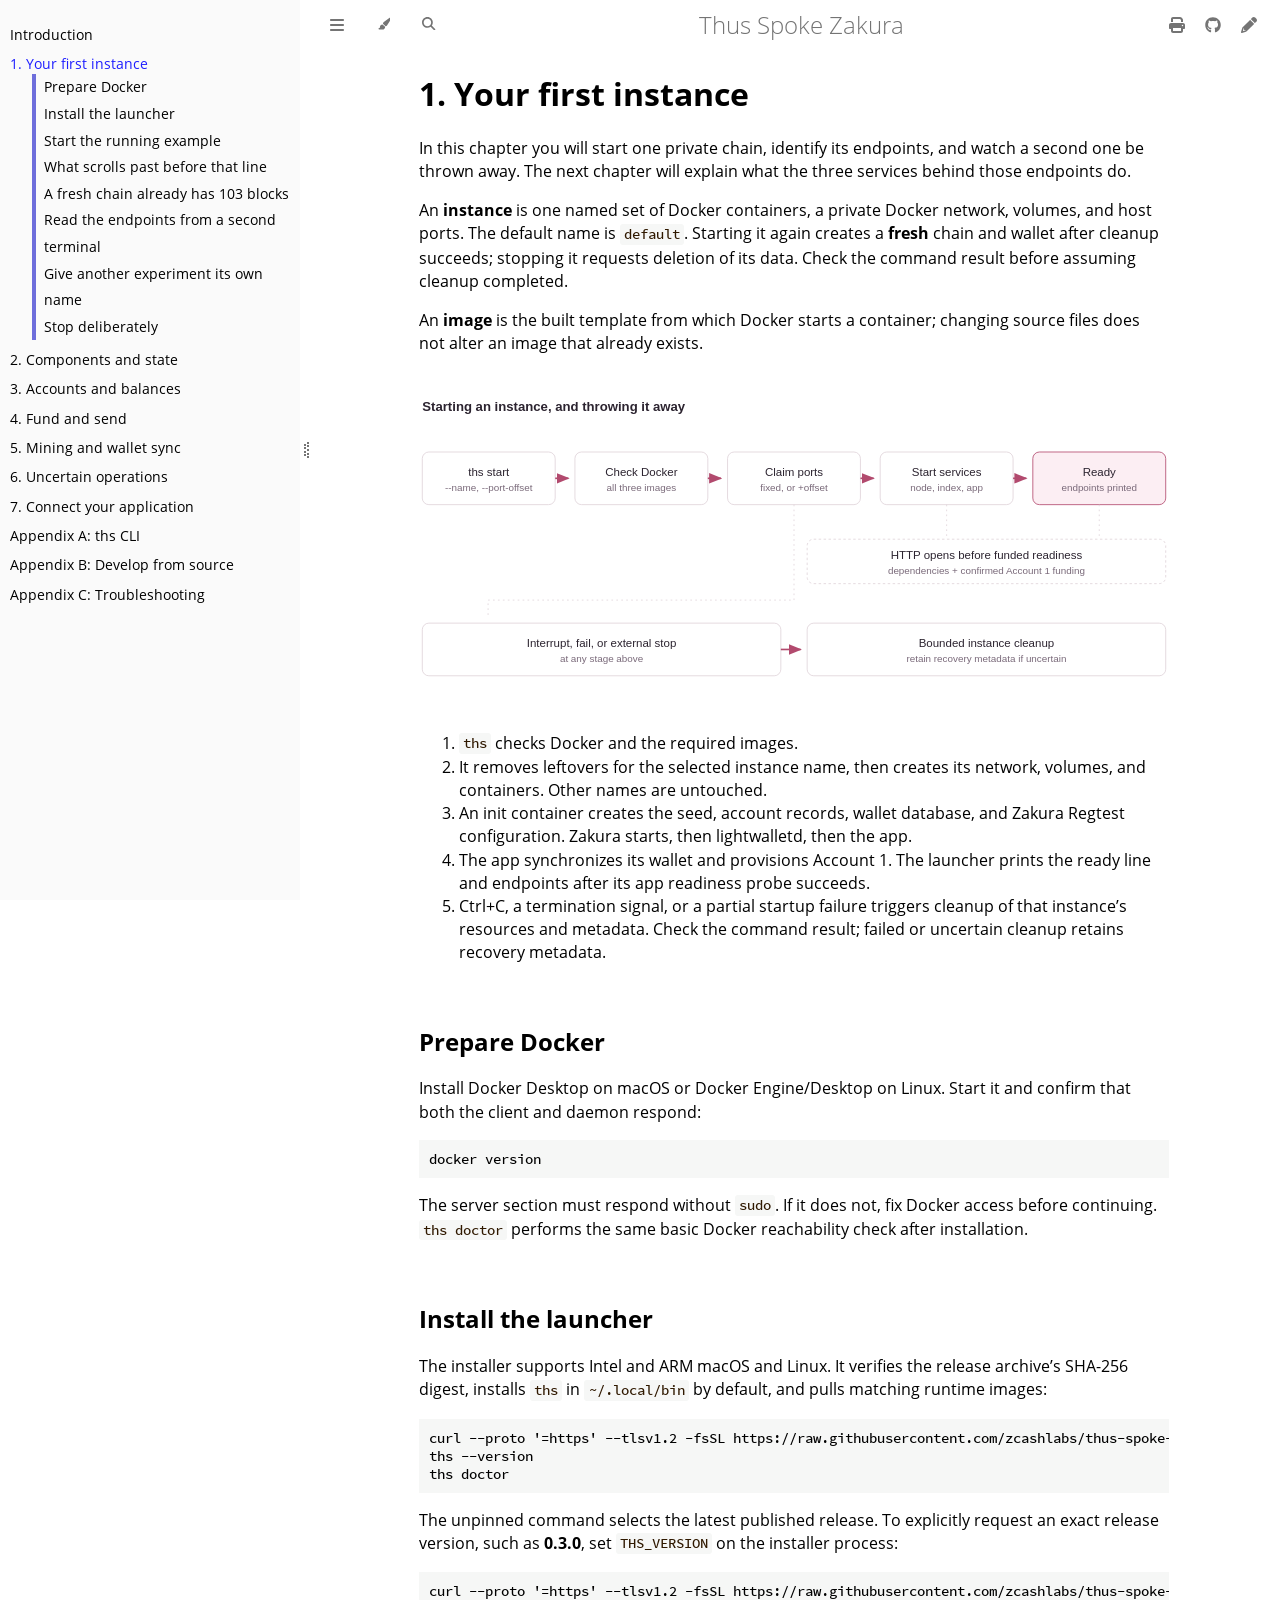
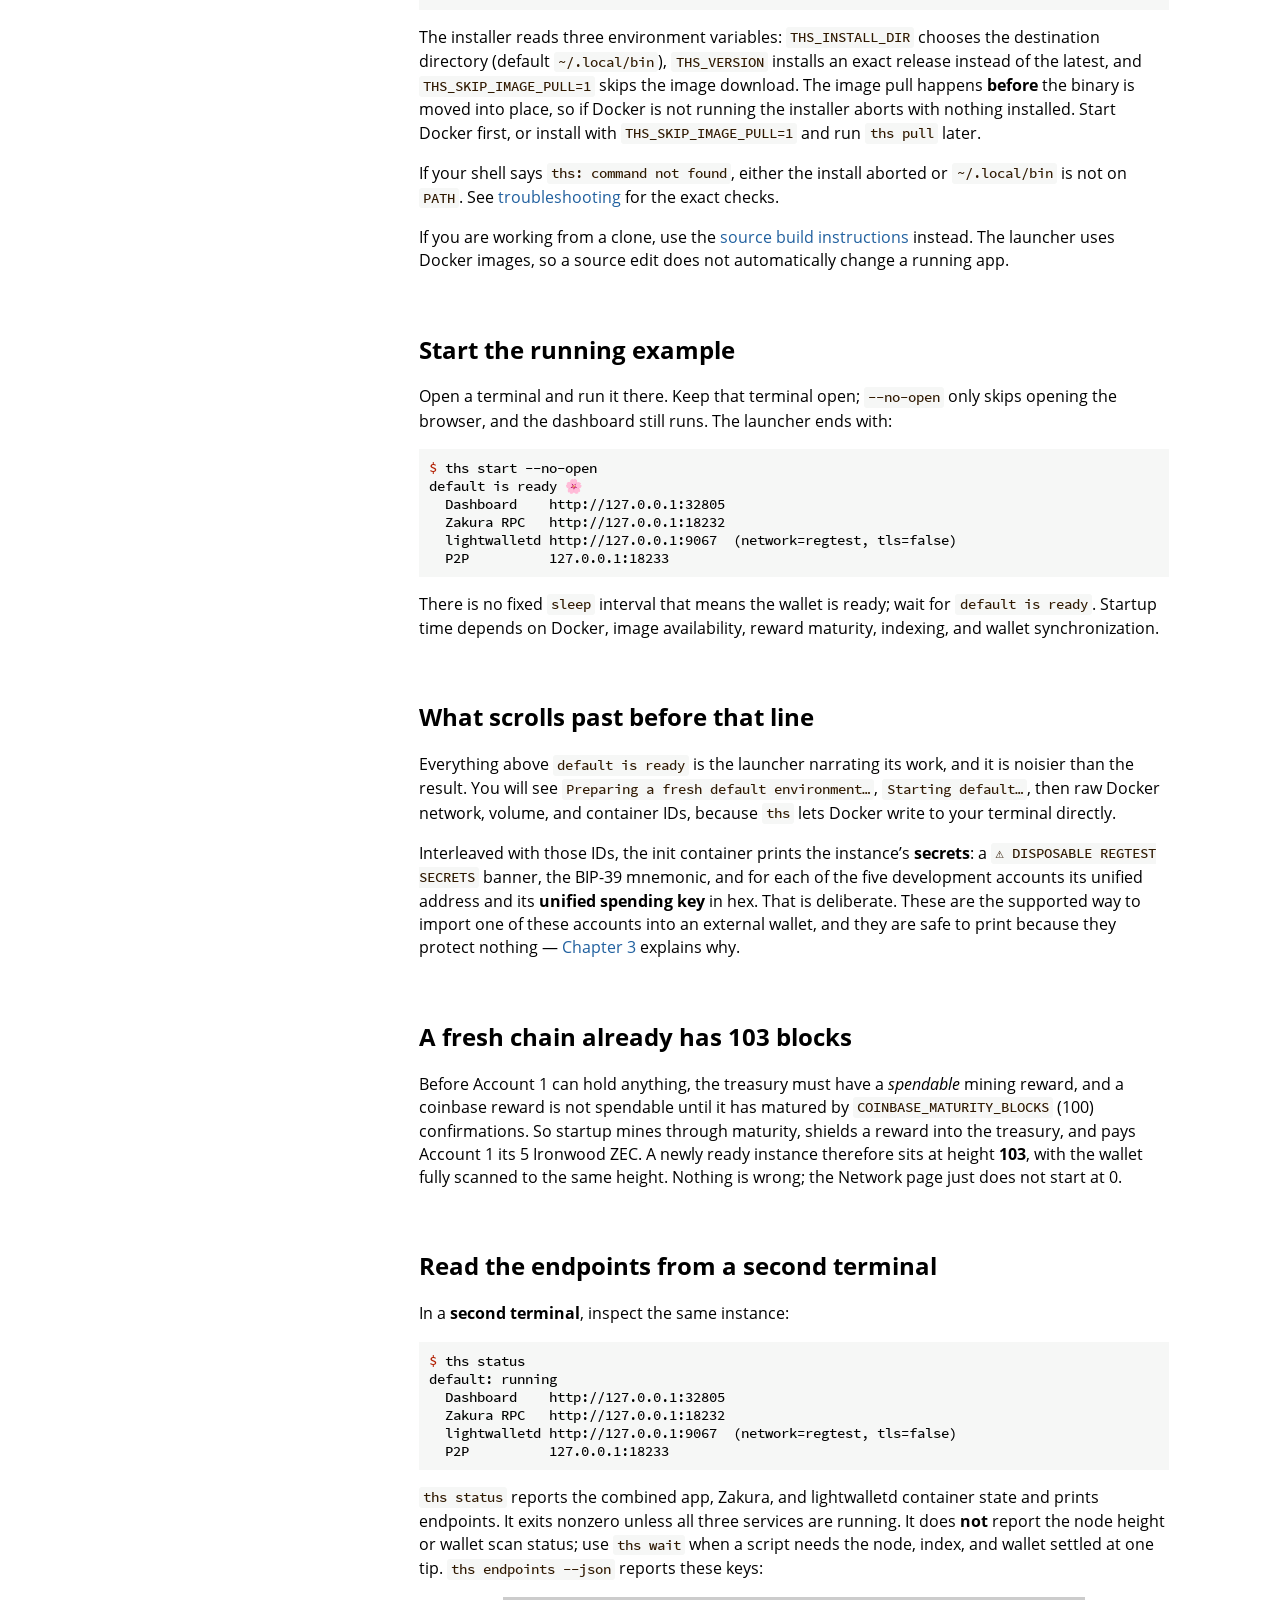
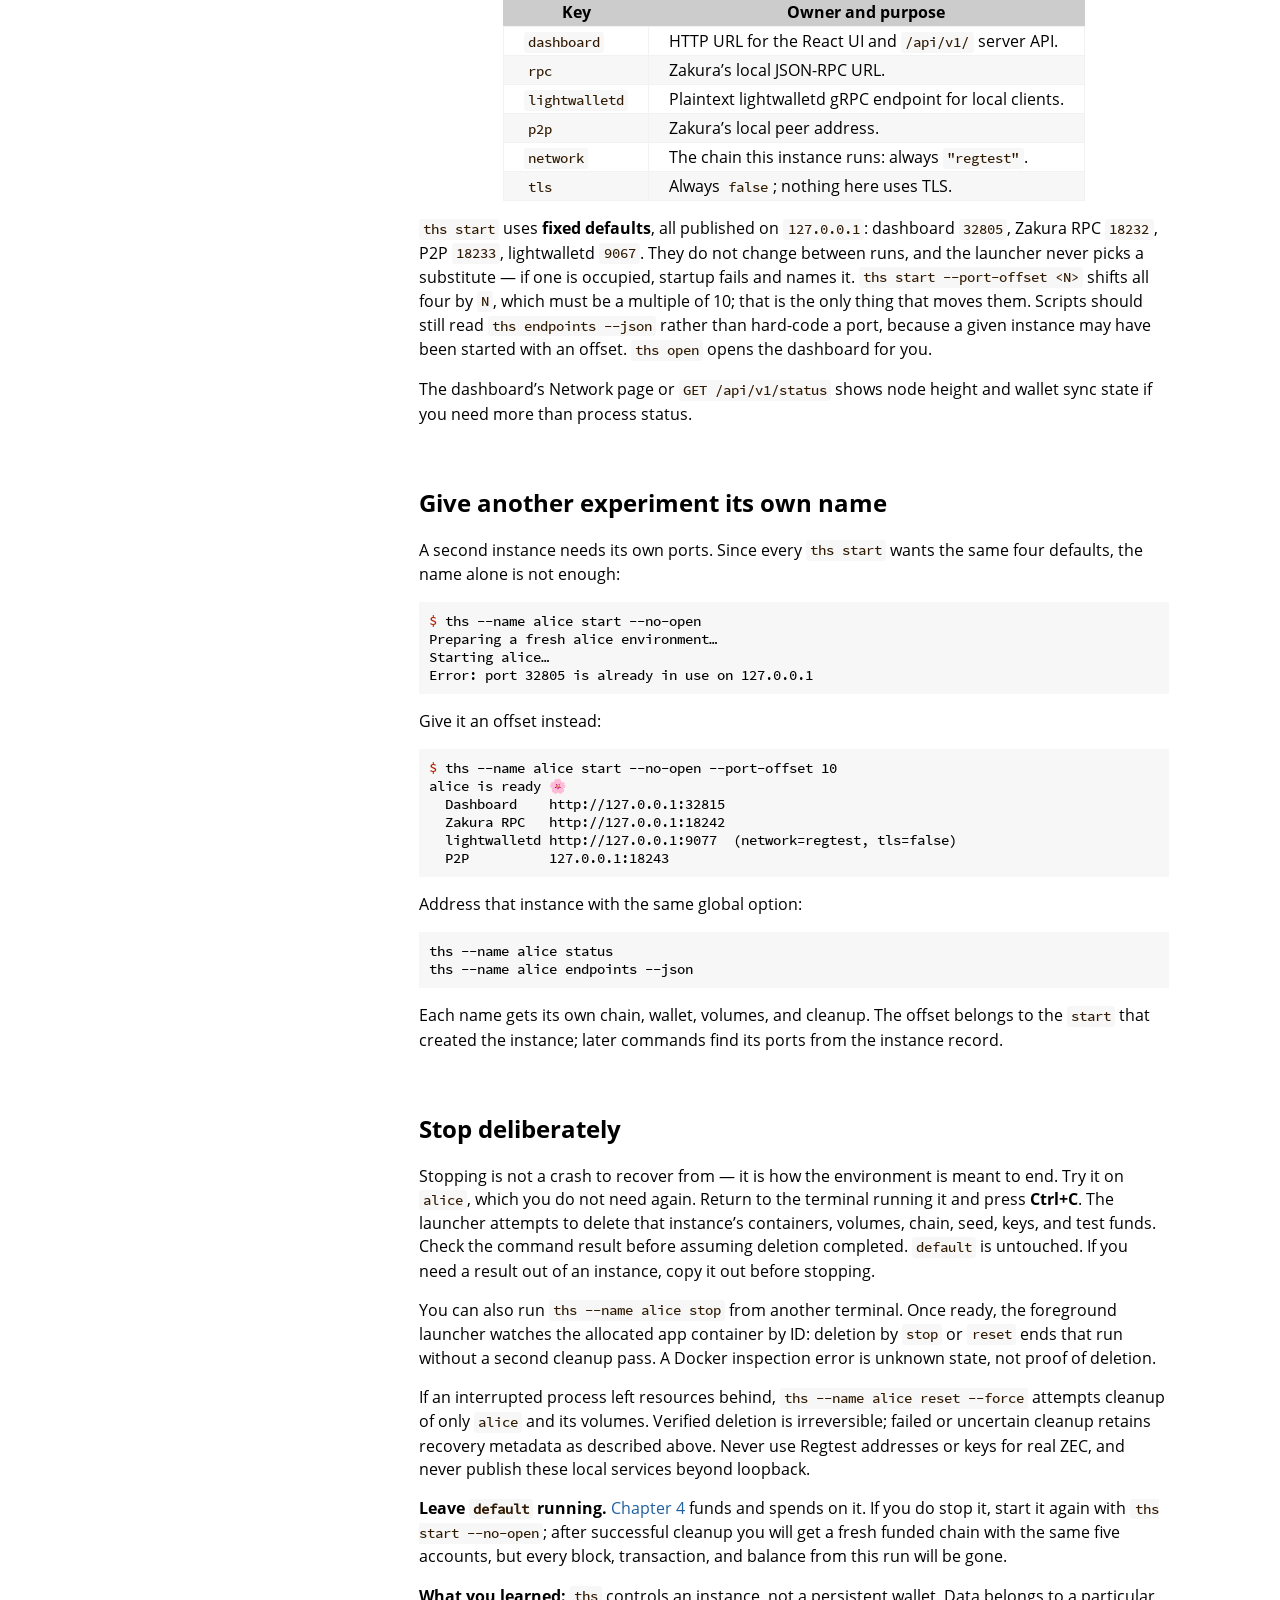
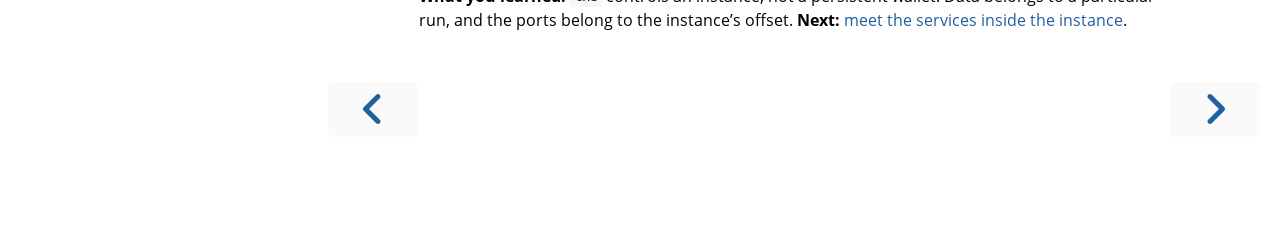
<file: getting-started.html>
<!DOCTYPE HTML>
<html lang="en" class="light sidebar-visible" dir="ltr">
    <head>
        <!-- Book generated using mdBook -->
        <meta charset="UTF-8">
        <title>1. Your first instance - Thus Spoke Zakura</title>


        <!-- Custom HTML head -->

        <meta name="description" content="A disposable Zcash Regtest network for local development.">
        <meta name="viewport" content="width=device-width, initial-scale=1">
        <meta name="theme-color" content="#ffffff">

        <link rel="icon" href="favicon-de23e50b.svg">
        <link rel="shortcut icon" href="favicon-8114d1fc.png">
        <link rel="stylesheet" href="css/variables-8adf115d.css">
        <link rel="stylesheet" href="css/general-2459343d.css">
        <link rel="stylesheet" href="css/chrome-ae938929.css">
        <link rel="stylesheet" href="css/print-9e4910d8.css" media="print">

        <!-- Fonts -->
        <link rel="stylesheet" href="fonts/fonts-9644e21d.css">

        <!-- Highlight.js Stylesheets -->
        <link rel="stylesheet" id="mdbook-highlight-css" href="highlight-493f70e1.css">
        <link rel="stylesheet" id="mdbook-tomorrow-night-css" href="tomorrow-night-4c0ae647.css">
        <link rel="stylesheet" id="mdbook-ayu-highlight-css" href="ayu-highlight-3fdfc3ac.css">

        <!-- Custom theme stylesheets -->
        <link rel="stylesheet" href="theme/figures-f9894ebb.css">


        <!-- Provide site root and default themes to javascript -->
        <script>
            const path_to_root = "";
            const default_light_theme = "light";
            const default_dark_theme = "navy";
            window.path_to_searchindex_js = "searchindex-5b2d4067.js";
        </script>
        <!-- Start loading toc.js asap -->
        <script src="toc-6a776a01.js"></script>
    </head>
    <body>
    <div id="mdbook-help-container">
        <div id="mdbook-help-popup">
            <h2 class="mdbook-help-title">Keyboard shortcuts</h2>
            <div>
                <p>Press <kbd>←</kbd> or <kbd>→</kbd> to navigate between chapters</p>
                <p>Press <kbd>S</kbd> or <kbd>/</kbd> to search in the book</p>
                <p>Press <kbd>?</kbd> to show this help</p>
                <p>Press <kbd>Esc</kbd> to hide this help</p>
            </div>
        </div>
    </div>
    <div id="mdbook-body-container">
        <!-- Work around some values being stored in localStorage wrapped in quotes -->
        <script>
            try {
                let theme = localStorage.getItem('mdbook-theme');
                let sidebar = localStorage.getItem('mdbook-sidebar');

                if (theme.startsWith('"') && theme.endsWith('"')) {
                    localStorage.setItem('mdbook-theme', theme.slice(1, theme.length - 1));
                }

                if (sidebar.startsWith('"') && sidebar.endsWith('"')) {
                    localStorage.setItem('mdbook-sidebar', sidebar.slice(1, sidebar.length - 1));
                }
            } catch (e) { }
        </script>

        <!-- Set the theme before any content is loaded, prevents flash -->
        <script>
            const default_theme = window.matchMedia("(prefers-color-scheme: dark)").matches ? default_dark_theme : default_light_theme;
            let theme;
            try { theme = localStorage.getItem('mdbook-theme'); } catch(e) { }
            if (theme === null || theme === undefined) { theme = default_theme; }
            const html = document.documentElement;
            html.classList.remove('light')
            html.classList.add(theme);
            html.classList.add("js");
        </script>

        <input type="checkbox" id="mdbook-sidebar-toggle-anchor" class="hidden">

        <!-- Hide / unhide sidebar before it is displayed -->
        <script>
            let sidebar = null;
            const sidebar_toggle = document.getElementById("mdbook-sidebar-toggle-anchor");
            if (document.body.clientWidth >= 1080) {
                try { sidebar = localStorage.getItem('mdbook-sidebar'); } catch(e) { }
                sidebar = sidebar || 'visible';
            } else {
                sidebar = 'hidden';
                sidebar_toggle.checked = false;
            }
            if (sidebar === 'visible') {
                sidebar_toggle.checked = true;
            } else {
                html.classList.remove('sidebar-visible');
            }
        </script>

        <nav id="mdbook-sidebar" class="sidebar" aria-label="Table of contents">
            <!-- populated by js -->
            <mdbook-sidebar-scrollbox class="sidebar-scrollbox"></mdbook-sidebar-scrollbox>
            <noscript>
                <iframe class="sidebar-iframe-outer" src="toc.html"></iframe>
            </noscript>
            <div id="mdbook-sidebar-resize-handle" class="sidebar-resize-handle">
                <div class="sidebar-resize-indicator"></div>
            </div>
        </nav>

        <div id="mdbook-page-wrapper" class="page-wrapper">

            <div class="page">
                <div id="mdbook-menu-bar-hover-placeholder"></div>
                <div id="mdbook-menu-bar" class="menu-bar sticky">
                    <div class="left-buttons">
                        <label id="mdbook-sidebar-toggle" class="icon-button" for="mdbook-sidebar-toggle-anchor" title="Toggle Table of Contents" aria-label="Toggle Table of Contents" aria-controls="mdbook-sidebar">
                            <span class=fa-svg><svg xmlns="http://www.w3.org/2000/svg" viewBox="0 0 448 512"><!--! Font Awesome Free 6.2.0 by @fontawesome - https://fontawesome.com License - https://fontawesome.com/license/free (Icons: CC BY 4.0, Fonts: SIL OFL 1.1, Code: MIT License) Copyright 2022 Fonticons, Inc. --><path d="M0 96C0 78.3 14.3 64 32 64H416c17.7 0 32 14.3 32 32s-14.3 32-32 32H32C14.3 128 0 113.7 0 96zM0 256c0-17.7 14.3-32 32-32H416c17.7 0 32 14.3 32 32s-14.3 32-32 32H32c-17.7 0-32-14.3-32-32zM448 416c0 17.7-14.3 32-32 32H32c-17.7 0-32-14.3-32-32s14.3-32 32-32H416c17.7 0 32 14.3 32 32z"/></svg></span>
                        </label>
                        <button id="mdbook-theme-toggle" class="icon-button" type="button" title="Change theme" aria-label="Change theme" aria-haspopup="true" aria-expanded="false" aria-controls="mdbook-theme-list">
                            <span class=fa-svg><svg xmlns="http://www.w3.org/2000/svg" viewBox="0 0 576 512"><!--! Font Awesome Free 6.2.0 by @fontawesome - https://fontawesome.com License - https://fontawesome.com/license/free (Icons: CC BY 4.0, Fonts: SIL OFL 1.1, Code: MIT License) Copyright 2022 Fonticons, Inc. --><path d="M371.3 367.1c27.3-3.9 51.9-19.4 67.2-42.9L600.2 74.1c12.6-19.5 9.4-45.3-7.6-61.2S549.7-4.4 531.1 9.6L294.4 187.2c-24 18-38.2 46.1-38.4 76.1L371.3 367.1zm-19.6 25.4l-116-104.4C175.9 290.3 128 339.6 128 400c0 3.9 .2 7.8 .6 11.6c1.8 17.5-10.2 36.4-27.8 36.4H96c-17.7 0-32 14.3-32 32s14.3 32 32 32H240c61.9 0 112-50.1 112-112c0-2.5-.1-5-.2-7.5z"/></svg></span>
                        </button>
                        <ul id="mdbook-theme-list" class="theme-popup" aria-label="Themes" role="menu">
                            <li role="none"><button role="menuitem" class="theme" id="mdbook-theme-default_theme">Auto</button></li>
                            <li role="none"><button role="menuitem" class="theme" id="mdbook-theme-light">Light</button></li>
                            <li role="none"><button role="menuitem" class="theme" id="mdbook-theme-rust">Rust</button></li>
                            <li role="none"><button role="menuitem" class="theme" id="mdbook-theme-coal">Coal</button></li>
                            <li role="none"><button role="menuitem" class="theme" id="mdbook-theme-navy">Navy</button></li>
                            <li role="none"><button role="menuitem" class="theme" id="mdbook-theme-ayu">Ayu</button></li>
                        </ul>
                        <button id="mdbook-search-toggle" class="icon-button" type="button" title="Search (`/`)" aria-label="Toggle Searchbar" aria-expanded="false" aria-keyshortcuts="/ s" aria-controls="mdbook-searchbar">
                            <span class=fa-svg><svg xmlns="http://www.w3.org/2000/svg" viewBox="0 0 512 512"><!--! Font Awesome Free 6.2.0 by @fontawesome - https://fontawesome.com License - https://fontawesome.com/license/free (Icons: CC BY 4.0, Fonts: SIL OFL 1.1, Code: MIT License) Copyright 2022 Fonticons, Inc. --><path d="M416 208c0 45.9-14.9 88.3-40 122.7L502.6 457.4c12.5 12.5 12.5 32.8 0 45.3s-32.8 12.5-45.3 0L330.7 376c-34.4 25.2-76.8 40-122.7 40C93.1 416 0 322.9 0 208S93.1 0 208 0S416 93.1 416 208zM208 352c79.5 0 144-64.5 144-144s-64.5-144-144-144S64 128.5 64 208s64.5 144 144 144z"/></svg></span>
                        </button>
                    </div>

                    <h1 class="menu-title">Thus Spoke Zakura</h1>

                    <div class="right-buttons">
                        <a href="print.html" title="Print this book" aria-label="Print this book">
                            <span class=fa-svg id="print-button"><svg xmlns="http://www.w3.org/2000/svg" viewBox="0 0 512 512"><!--! Font Awesome Free 6.2.0 by @fontawesome - https://fontawesome.com License - https://fontawesome.com/license/free (Icons: CC BY 4.0, Fonts: SIL OFL 1.1, Code: MIT License) Copyright 2022 Fonticons, Inc. --><path d="M128 0C92.7 0 64 28.7 64 64v96h64V64H354.7L384 93.3V160h64V93.3c0-17-6.7-33.3-18.7-45.3L400 18.7C388 6.7 371.7 0 354.7 0H128zM384 352v32 64H128V384 368 352H384zm64 32h32c17.7 0 32-14.3 32-32V256c0-35.3-28.7-64-64-64H64c-35.3 0-64 28.7-64 64v96c0 17.7 14.3 32 32 32H64v64c0 35.3 28.7 64 64 64H384c35.3 0 64-28.7 64-64V384zm-16-88c-13.3 0-24-10.7-24-24s10.7-24 24-24s24 10.7 24 24s-10.7 24-24 24z"/></svg></span>
                        </a>
                        <a href="https://github.com/zcashlabs/thus-spoke-zakura" title="Git repository" aria-label="Git repository">
                            <span class=fa-svg><svg xmlns="http://www.w3.org/2000/svg" viewBox="0 0 496 512"><!--! Font Awesome Free 6.2.0 by @fontawesome - https://fontawesome.com License - https://fontawesome.com/license/free (Icons: CC BY 4.0, Fonts: SIL OFL 1.1, Code: MIT License) Copyright 2022 Fonticons, Inc. --><path d="M165.9 397.4c0 2-2.3 3.6-5.2 3.6-3.3.3-5.6-1.3-5.6-3.6 0-2 2.3-3.6 5.2-3.6 3-.3 5.6 1.3 5.6 3.6zm-31.1-4.5c-.7 2 1.3 4.3 4.3 4.9 2.6 1 5.6 0 6.2-2s-1.3-4.3-4.3-5.2c-2.6-.7-5.5.3-6.2 2.3zm44.2-1.7c-2.9.7-4.9 2.6-4.6 4.9.3 2 2.9 3.3 5.9 2.6 2.9-.7 4.9-2.6 4.6-4.6-.3-1.9-3-3.2-5.9-2.9zM244.8 8C106.1 8 0 113.3 0 252c0 110.9 69.8 205.8 169.5 239.2 12.8 2.3 17.3-5.6 17.3-12.1 0-6.2-.3-40.4-.3-61.4 0 0-70 15-84.7-29.8 0 0-11.4-29.1-27.8-36.6 0 0-22.9-15.7 1.6-15.4 0 0 24.9 2 38.6 25.8 21.9 38.6 58.6 27.5 72.9 20.9 2.3-16 8.8-27.1 16-33.7-55.9-6.2-112.3-14.3-112.3-110.5 0-27.5 7.6-41.3 23.6-58.9-2.6-6.5-11.1-33.3 2.6-67.9 20.9-6.5 69 27 69 27 20-5.6 41.5-8.5 62.8-8.5s42.8 2.9 62.8 8.5c0 0 48.1-33.6 69-27 13.7 34.7 5.2 61.4 2.6 67.9 16 17.7 25.8 31.5 25.8 58.9 0 96.5-58.9 104.2-114.8 110.5 9.2 7.9 17 22.9 17 46.4 0 33.7-.3 75.4-.3 83.6 0 6.5 4.6 14.4 17.3 12.1C428.2 457.8 496 362.9 496 252 496 113.3 383.5 8 244.8 8zM97.2 352.9c-1.3 1-1 3.3.7 5.2 1.6 1.6 3.9 2.3 5.2 1 1.3-1 1-3.3-.7-5.2-1.6-1.6-3.9-2.3-5.2-1zm-10.8-8.1c-.7 1.3.3 2.9 2.3 3.9 1.6 1 3.6.7 4.3-.7.7-1.3-.3-2.9-2.3-3.9-2-.6-3.6-.3-4.3.7zm32.4 35.6c-1.6 1.3-1 4.3 1.3 6.2 2.3 2.3 5.2 2.6 6.5 1 1.3-1.3.7-4.3-1.3-6.2-2.2-2.3-5.2-2.6-6.5-1zm-11.4-14.7c-1.6 1-1.6 3.6 0 5.9 1.6 2.3 4.3 3.3 5.6 2.3 1.6-1.3 1.6-3.9 0-6.2-1.4-2.3-4-3.3-5.6-2z"/></svg></span>
                        </a>
                        <a href="https://github.com/zcashlabs/thus-spoke-zakura/edit/main/book/getting-started.md" title="Suggest an edit" aria-label="Suggest an edit" rel="edit">
                            <span class=fa-svg id="git-edit-button"><svg xmlns="http://www.w3.org/2000/svg" viewBox="0 0 512 512"><!--! Font Awesome Free 6.2.0 by @fontawesome - https://fontawesome.com License - https://fontawesome.com/license/free (Icons: CC BY 4.0, Fonts: SIL OFL 1.1, Code: MIT License) Copyright 2022 Fonticons, Inc. --><path d="M421.7 220.3l-11.3 11.3-22.6 22.6-205 205c-6.6 6.6-14.8 11.5-23.8 14.1L30.8 511c-8.4 2.5-17.5 .2-23.7-6.1S-1.5 489.7 1 481.2L38.7 353.1c2.6-9 7.5-17.2 14.1-23.8l205-205 22.6-22.6 11.3-11.3 33.9 33.9 62.1 62.1 33.9 33.9zM96 353.9l-9.3 9.3c-.9 .9-1.6 2.1-2 3.4l-25.3 86 86-25.3c1.3-.4 2.5-1.1 3.4-2l9.3-9.3H112c-8.8 0-16-7.2-16-16V353.9zM453.3 19.3l39.4 39.4c25 25 25 65.5 0 90.5l-14.5 14.5-22.6 22.6-11.3 11.3-33.9-33.9-62.1-62.1L314.3 67.7l11.3-11.3 22.6-22.6 14.5-14.5c25-25 65.5-25 90.5 0z"/></svg></span>
                        </a>

                    </div>
                </div>

                <div id="mdbook-search-wrapper" class="hidden">
                    <form id="mdbook-searchbar-outer" class="searchbar-outer">
                        <div class="search-wrapper">
                            <input type="search" id="mdbook-searchbar" name="searchbar" placeholder="Search this book ..." aria-controls="mdbook-searchresults-outer" aria-describedby="searchresults-header">
                            <div class="spinner-wrapper">
                                <span class=fa-svg id="fa-spin"><svg xmlns="http://www.w3.org/2000/svg" viewBox="0 0 512 512"><!--! Font Awesome Free 6.2.0 by @fontawesome - https://fontawesome.com License - https://fontawesome.com/license/free (Icons: CC BY 4.0, Fonts: SIL OFL 1.1, Code: MIT License) Copyright 2022 Fonticons, Inc. --><path d="M304 48c0-26.5-21.5-48-48-48s-48 21.5-48 48s21.5 48 48 48s48-21.5 48-48zm0 416c0-26.5-21.5-48-48-48s-48 21.5-48 48s21.5 48 48 48s48-21.5 48-48zM48 304c26.5 0 48-21.5 48-48s-21.5-48-48-48s-48 21.5-48 48s21.5 48 48 48zm464-48c0-26.5-21.5-48-48-48s-48 21.5-48 48s21.5 48 48 48s48-21.5 48-48zM142.9 437c18.7-18.7 18.7-49.1 0-67.9s-49.1-18.7-67.9 0s-18.7 49.1 0 67.9s49.1 18.7 67.9 0zm0-294.2c18.7-18.7 18.7-49.1 0-67.9S93.7 56.2 75 75s-18.7 49.1 0 67.9s49.1 18.7 67.9 0zM369.1 437c18.7 18.7 49.1 18.7 67.9 0s18.7-49.1 0-67.9s-49.1-18.7-67.9 0s-18.7 49.1 0 67.9z"/></svg></span>
                            </div>
                        </div>
                    </form>
                    <div id="mdbook-searchresults-outer" class="searchresults-outer hidden">
                        <div id="mdbook-searchresults-header" class="searchresults-header"></div>
                        <ul id="mdbook-searchresults">
                        </ul>
                    </div>
                </div>

                <!-- Apply ARIA attributes after the sidebar and the sidebar toggle button are added to the DOM -->
                <script>
                    document.getElementById('mdbook-sidebar-toggle').setAttribute('aria-expanded', sidebar === 'visible');
                    document.getElementById('mdbook-sidebar').setAttribute('aria-hidden', sidebar !== 'visible');
                    Array.from(document.querySelectorAll('#mdbook-sidebar a')).forEach(function(link) {
                        link.setAttribute('tabIndex', sidebar === 'visible' ? 0 : -1);
                    });
                </script>

                <div id="mdbook-content" class="content">
                    <main>
                        <h1 id="1-your-first-instance"><a class="header" href="#1-your-first-instance">1. Your first instance</a></h1>
<p>In this chapter you will start one private chain, identify its endpoints, and
watch a second one be thrown away. The next chapter will explain what the
three services behind those endpoints do.</p>
<p>An <strong>instance</strong> is one named set of Docker containers, a private Docker
network, volumes, and host ports. The default name is <code>default</code>. Starting it
again creates a <strong>fresh</strong> chain and wallet after cleanup succeeds; stopping
it requests deletion of its data. Check the command result before assuming
cleanup completed.</p>
<p>An <strong>image</strong> is the built template from which Docker starts a container;
changing source files does not alter an image that already exists.</p>
<p><img src="images/instance-lifecycle.svg" alt="Five startup stages left to right: ths start, checking Docker and images, claiming the fixed loopback ports, starting Zakura then lightwalletd then the app, and funded readiness. HTTP serves local saved status during startup. Interruption or failure triggers bounded, instance-scoped cleanup; incomplete deletion retains lifecycle-recovery.json."></p>
<ol>
<li><code>ths</code> checks Docker and the required images.</li>
<li>It removes leftovers for the selected instance name, then creates its
network, volumes, and containers. Other names are untouched.</li>
<li>An init container creates the seed, account records, wallet database, and
Zakura Regtest configuration. Zakura starts, then lightwalletd, then the
app.</li>
<li>The app synchronizes its wallet and provisions Account 1. The launcher
prints the ready line and endpoints after its app readiness probe succeeds.</li>
<li>Ctrl+C, a termination signal, or a partial startup failure triggers cleanup
of that instance’s resources and metadata. Check the command result;
failed or uncertain cleanup retains recovery metadata.</li>
</ol>
<h2 id="prepare-docker"><a class="header" href="#prepare-docker">Prepare Docker</a></h2>
<p>Install Docker Desktop on macOS or Docker Engine/Desktop on Linux. Start it
and confirm that both the client and daemon respond:</p>
<pre><code class="language-console">docker version
</code></pre>
<p>The server section must respond without <code>sudo</code>. If it does not, fix Docker
access before continuing. <code>ths doctor</code> performs the same basic Docker
reachability check after installation.</p>
<h2 id="install-the-launcher"><a class="header" href="#install-the-launcher">Install the launcher</a></h2>
<p>The installer supports Intel and ARM macOS and Linux. It verifies the
release archive’s SHA-256 digest, installs <code>ths</code> in <code>~/.local/bin</code> by default,
and pulls matching runtime images:</p>
<pre><code class="language-console">curl --proto '=https' --tlsv1.2 -fsSL https://raw.githubusercontent.com/zcashlabs/thus-spoke-zakura/main/install.sh | sh
ths --version
ths doctor
</code></pre>
<p>The unpinned command selects the latest published release. To explicitly
request an exact release version, such as <strong>0.3.0</strong>, set <code>THS_VERSION</code> on
the installer process:</p>
<pre><code class="language-console">curl --proto '=https' --tlsv1.2 -fsSL https://raw.githubusercontent.com/zcashlabs/thus-spoke-zakura/main/install.sh | THS_VERSION=0.3.0 sh
</code></pre>
<p>The installer reads three environment variables: <code>THS_INSTALL_DIR</code> chooses the
destination directory (default <code>~/.local/bin</code>), <code>THS_VERSION</code> installs an exact
release instead of the latest, and <code>THS_SKIP_IMAGE_PULL=1</code> skips the image
download. The image pull happens <strong>before</strong> the binary is moved into place, so
if Docker is not running the installer aborts with nothing installed. Start
Docker first, or install with <code>THS_SKIP_IMAGE_PULL=1</code> and run <code>ths pull</code> later.</p>
<p>If your shell says <code>ths: command not found</code>, either the install aborted or
<code>~/.local/bin</code> is not on <code>PATH</code>. See <a href="troubleshooting.html">troubleshooting</a> for
the exact checks.</p>
<p>If you are working from a clone, use the <a href="development.html">source build
instructions</a> instead. The launcher uses Docker images, so a
source edit does not automatically change a running app.</p>
<h2 id="start-the-running-example"><a class="header" href="#start-the-running-example">Start the running example</a></h2>
<p>Open a terminal and run it there. Keep that terminal open; <code>--no-open</code> only
skips opening the browser, and the dashboard still runs. The launcher ends
with:</p>
<pre><code class="language-console">$ ths start --no-open
default is ready 🌸
  Dashboard    http://127.0.0.1:32805
  Zakura RPC   http://127.0.0.1:18232
  lightwalletd http://127.0.0.1:9067  (network=regtest, tls=false)
  P2P          127.0.0.1:18233
</code></pre>
<p>There is no fixed <code>sleep</code> interval that means the wallet is ready; wait for
<code>default is ready</code>. Startup time depends on Docker, image availability,
reward maturity, indexing, and wallet synchronization.</p>
<h2 id="what-scrolls-past-before-that-line"><a class="header" href="#what-scrolls-past-before-that-line">What scrolls past before that line</a></h2>
<p>Everything above <code>default is ready</code> is the launcher narrating its work, and
it is noisier than the result. You will see <code>Preparing a fresh default environment…</code>, <code>Starting default…</code>, then raw Docker network, volume, and
container IDs, because <code>ths</code> lets Docker write to your terminal directly.</p>
<p>Interleaved with those IDs, the init container prints the instance’s
<strong>secrets</strong>: a <code>⚠ DISPOSABLE REGTEST SECRETS</code> banner, the BIP-39 mnemonic,
and for each of the five development accounts its unified address and its
<strong>unified spending key</strong> in hex. That is deliberate. These are the supported
way to import one of these accounts into an external wallet, and they are
safe to print because they protect nothing — <a href="accounts-and-balances.html#an-account-is-a-wallet-identity">Chapter
3</a> explains why.</p>
<h2 id="a-fresh-chain-already-has-103-blocks"><a class="header" href="#a-fresh-chain-already-has-103-blocks">A fresh chain already has 103 blocks</a></h2>
<p>Before Account 1 can hold anything, the treasury must have a <em>spendable</em>
mining reward, and a coinbase reward is not spendable until it has matured
by <code>COINBASE_MATURITY_BLOCKS</code> (100) confirmations. So startup mines through
maturity, shields a reward into the treasury, and pays Account 1 its 5
Ironwood ZEC. A newly ready instance therefore sits at height <strong>103</strong>, with
the wallet fully scanned to the same height. Nothing is wrong; the Network
page just does not start at 0.</p>
<h2 id="read-the-endpoints-from-a-second-terminal"><a class="header" href="#read-the-endpoints-from-a-second-terminal">Read the endpoints from a second terminal</a></h2>
<p>In a <strong>second terminal</strong>, inspect the same instance:</p>
<pre><code class="language-console">$ ths status
default: running
  Dashboard    http://127.0.0.1:32805
  Zakura RPC   http://127.0.0.1:18232
  lightwalletd http://127.0.0.1:9067  (network=regtest, tls=false)
  P2P          127.0.0.1:18233
</code></pre>
<p><code>ths status</code> reports the combined app, Zakura, and lightwalletd container state
and prints endpoints. It exits nonzero unless all three services are running.
It does <strong>not</strong> report the node height or wallet scan status; use <code>ths wait</code>
when a script needs the node, index, and wallet settled at one tip.
<code>ths endpoints --json</code> reports these keys:</p>
<div class="table-wrapper">
<table>
<thead>
<tr><th>Key</th><th>Owner and purpose</th></tr>
</thead>
<tbody>
<tr><td><code>dashboard</code></td><td>HTTP URL for the React UI and <code>/api/v1/</code> server API.</td></tr>
<tr><td><code>rpc</code></td><td>Zakura’s local JSON-RPC URL.</td></tr>
<tr><td><code>lightwalletd</code></td><td>Plaintext lightwalletd gRPC endpoint for local clients.</td></tr>
<tr><td><code>p2p</code></td><td>Zakura’s local peer address.</td></tr>
<tr><td><code>network</code></td><td>The chain this instance runs: always <code>"regtest"</code>.</td></tr>
<tr><td><code>tls</code></td><td>Always <code>false</code>; nothing here uses TLS.</td></tr>
</tbody>
</table>
</div>
<p><code>ths start</code> uses <strong>fixed defaults</strong>, all published on <code>127.0.0.1</code>: dashboard
<code>32805</code>, Zakura RPC <code>18232</code>, P2P <code>18233</code>, lightwalletd <code>9067</code>. They do not
change between runs, and the launcher never picks a substitute — if one is
occupied, startup fails and names it. <code>ths start --port-offset &lt;N&gt;</code> shifts
all four by <code>N</code>, which must be a multiple of 10; that is the only thing that
moves them. Scripts should still read <code>ths endpoints --json</code> rather than
hard-code a port, because a given instance may have been started with an
offset. <code>ths open</code> opens the dashboard for you.</p>
<p>The dashboard’s Network page or <code>GET /api/v1/status</code> shows node height and
wallet sync state if you need more than process status.</p>
<h2 id="give-another-experiment-its-own-name"><a class="header" href="#give-another-experiment-its-own-name">Give another experiment its own name</a></h2>
<p>A second instance needs its own ports. Since every <code>ths start</code> wants the same
four defaults, the name alone is not enough:</p>
<pre><code class="language-console">$ ths --name alice start --no-open
Preparing a fresh alice environment…
Starting alice…
Error: port 32805 is already in use on 127.0.0.1
</code></pre>
<p>Give it an offset instead:</p>
<pre><code class="language-console">$ ths --name alice start --no-open --port-offset 10
alice is ready 🌸
  Dashboard    http://127.0.0.1:32815
  Zakura RPC   http://127.0.0.1:18242
  lightwalletd http://127.0.0.1:9077  (network=regtest, tls=false)
  P2P          127.0.0.1:18243
</code></pre>
<p>Address that instance with the same global option:</p>
<pre><code class="language-console">ths --name alice status
ths --name alice endpoints --json
</code></pre>
<p>Each name gets its own chain, wallet, volumes, and cleanup. The offset belongs
to the <code>start</code> that created the instance; later commands find its ports from
the instance record.</p>
<h2 id="stop-deliberately"><a class="header" href="#stop-deliberately">Stop deliberately</a></h2>
<p>Stopping is not a crash to recover from — it is how the environment is meant
to end. Try it on <code>alice</code>, which you do not need again. Return to the
terminal running it and press <strong>Ctrl+C</strong>. The launcher attempts to delete
that instance’s containers, volumes, chain, seed, keys, and test funds.
Check the command result before assuming deletion completed. <code>default</code> is
untouched. If you need a result out of an instance, copy it out before stopping.</p>
<p>You can also run <code>ths --name alice stop</code> from another terminal. Once ready,
the foreground launcher watches the allocated app container by ID: deletion
by <code>stop</code> or <code>reset</code> ends that run without a second cleanup pass. A Docker
inspection error is unknown state, not proof of deletion.</p>
<p>If an interrupted process left resources behind, <code>ths --name alice reset --force</code> attempts cleanup of only <code>alice</code> and its volumes. Verified deletion
is irreversible; failed or uncertain cleanup retains recovery metadata as
described above. Never use Regtest addresses or keys for real ZEC, and never
publish these local services beyond loopback.</p>
<p><strong>Leave <code>default</code> running.</strong> <a href="using-the-dashboard.html">Chapter 4</a> funds and
spends on it. If you do stop it, start it again with <code>ths start --no-open</code>;
after successful cleanup you will get a fresh funded chain with the same five
accounts, but every block, transaction, and balance from this run will be gone.</p>
<p><strong>What you learned:</strong> <code>ths</code> controls an instance, not a persistent wallet.
Data belongs to a particular run, and the ports belong to the instance’s
offset. <strong>Next:</strong> <a href="architecture/overview.html">meet the services inside the
instance</a>.</p>

                    </main>

                    <nav class="nav-wrapper" aria-label="Page navigation">
                        <!-- Mobile navigation buttons -->
                            <a rel="prev" href="index.html" class="mobile-nav-chapters previous" title="Previous chapter" aria-label="Previous chapter" aria-keyshortcuts="Left">
                                <span class=fa-svg><svg xmlns="http://www.w3.org/2000/svg" viewBox="0 0 320 512"><!--! Font Awesome Free 6.2.0 by @fontawesome - https://fontawesome.com License - https://fontawesome.com/license/free (Icons: CC BY 4.0, Fonts: SIL OFL 1.1, Code: MIT License) Copyright 2022 Fonticons, Inc. --><path d="M41.4 233.4c-12.5 12.5-12.5 32.8 0 45.3l160 160c12.5 12.5 32.8 12.5 45.3 0s12.5-32.8 0-45.3L109.3 256 246.6 118.6c12.5-12.5 12.5-32.8 0-45.3s-32.8-12.5-45.3 0l-160 160z"/></svg></span>
                            </a>

                            <a rel="next prefetch" href="architecture/overview.html" class="mobile-nav-chapters next" title="Next chapter" aria-label="Next chapter" aria-keyshortcuts="Right">
                                <span class=fa-svg><svg xmlns="http://www.w3.org/2000/svg" viewBox="0 0 320 512"><!--! Font Awesome Free 6.2.0 by @fontawesome - https://fontawesome.com License - https://fontawesome.com/license/free (Icons: CC BY 4.0, Fonts: SIL OFL 1.1, Code: MIT License) Copyright 2022 Fonticons, Inc. --><path d="M278.6 233.4c12.5 12.5 12.5 32.8 0 45.3l-160 160c-12.5 12.5-32.8 12.5-45.3 0s-12.5-32.8 0-45.3L210.7 256 73.4 118.6c-12.5-12.5-12.5-32.8 0-45.3s32.8-12.5 45.3 0l160 160z"/></svg></span>
                            </a>

                        <div style="clear: both"></div>
                    </nav>
                </div>
            </div>

            <nav class="nav-wide-wrapper" aria-label="Page navigation">
                    <a rel="prev" href="index.html" class="nav-chapters previous" title="Previous chapter" aria-label="Previous chapter" aria-keyshortcuts="Left">
                        <span class=fa-svg><svg xmlns="http://www.w3.org/2000/svg" viewBox="0 0 320 512"><!--! Font Awesome Free 6.2.0 by @fontawesome - https://fontawesome.com License - https://fontawesome.com/license/free (Icons: CC BY 4.0, Fonts: SIL OFL 1.1, Code: MIT License) Copyright 2022 Fonticons, Inc. --><path d="M41.4 233.4c-12.5 12.5-12.5 32.8 0 45.3l160 160c12.5 12.5 32.8 12.5 45.3 0s12.5-32.8 0-45.3L109.3 256 246.6 118.6c12.5-12.5 12.5-32.8 0-45.3s-32.8-12.5-45.3 0l-160 160z"/></svg></span>
                    </a>

                    <a rel="next prefetch" href="architecture/overview.html" class="nav-chapters next" title="Next chapter" aria-label="Next chapter" aria-keyshortcuts="Right">
                        <span class=fa-svg><svg xmlns="http://www.w3.org/2000/svg" viewBox="0 0 320 512"><!--! Font Awesome Free 6.2.0 by @fontawesome - https://fontawesome.com License - https://fontawesome.com/license/free (Icons: CC BY 4.0, Fonts: SIL OFL 1.1, Code: MIT License) Copyright 2022 Fonticons, Inc. --><path d="M278.6 233.4c12.5 12.5 12.5 32.8 0 45.3l-160 160c-12.5 12.5-32.8 12.5-45.3 0s-12.5-32.8 0-45.3L210.7 256 73.4 118.6c-12.5-12.5-12.5-32.8 0-45.3s32.8-12.5 45.3 0l160 160z"/></svg></span>
                    </a>
            </nav>

        </div>

        <template id=fa-eye><span class=fa-svg><svg xmlns="http://www.w3.org/2000/svg" viewBox="0 0 576 512"><!--! Font Awesome Free 6.2.0 by @fontawesome - https://fontawesome.com License - https://fontawesome.com/license/free (Icons: CC BY 4.0, Fonts: SIL OFL 1.1, Code: MIT License) Copyright 2022 Fonticons, Inc. --><path d="M288 32c-80.8 0-145.5 36.8-192.6 80.6C48.6 156 17.3 208 2.5 243.7c-3.3 7.9-3.3 16.7 0 24.6C17.3 304 48.6 356 95.4 399.4C142.5 443.2 207.2 480 288 480s145.5-36.8 192.6-80.6c46.8-43.5 78.1-95.4 93-131.1c3.3-7.9 3.3-16.7 0-24.6c-14.9-35.7-46.2-87.7-93-131.1C433.5 68.8 368.8 32 288 32zM432 256c0 79.5-64.5 144-144 144s-144-64.5-144-144s64.5-144 144-144s144 64.5 144 144zM288 192c0 35.3-28.7 64-64 64c-11.5 0-22.3-3-31.6-8.4c-.2 2.8-.4 5.5-.4 8.4c0 53 43 96 96 96s96-43 96-96s-43-96-96-96c-2.8 0-5.6 .1-8.4 .4c5.3 9.3 8.4 20.1 8.4 31.6z"/></svg></span></template>
        <template id=fa-eye-slash><span class=fa-svg><svg xmlns="http://www.w3.org/2000/svg" viewBox="0 0 640 512"><!--! Font Awesome Free 6.2.0 by @fontawesome - https://fontawesome.com License - https://fontawesome.com/license/free (Icons: CC BY 4.0, Fonts: SIL OFL 1.1, Code: MIT License) Copyright 2022 Fonticons, Inc. --><path d="M38.8 5.1C28.4-3.1 13.3-1.2 5.1 9.2S-1.2 34.7 9.2 42.9l592 464c10.4 8.2 25.5 6.3 33.7-4.1s6.3-25.5-4.1-33.7L525.6 386.7c39.6-40.6 66.4-86.1 79.9-118.4c3.3-7.9 3.3-16.7 0-24.6c-14.9-35.7-46.2-87.7-93-131.1C465.5 68.8 400.8 32 320 32c-68.2 0-125 26.3-169.3 60.8L38.8 5.1zM223.1 149.5C248.6 126.2 282.7 112 320 112c79.5 0 144 64.5 144 144c0 24.9-6.3 48.3-17.4 68.7L408 294.5c5.2-11.8 8-24.8 8-38.5c0-53-43-96-96-96c-2.8 0-5.6 .1-8.4 .4c5.3 9.3 8.4 20.1 8.4 31.6c0 10.2-2.4 19.8-6.6 28.3l-90.3-70.8zm223.1 298L373 389.9c-16.4 6.5-34.3 10.1-53 10.1c-79.5 0-144-64.5-144-144c0-6.9 .5-13.6 1.4-20.2L83.1 161.5C60.3 191.2 44 220.8 34.5 243.7c-3.3 7.9-3.3 16.7 0 24.6c14.9 35.7 46.2 87.7 93 131.1C174.5 443.2 239.2 480 320 480c47.8 0 89.9-12.9 126.2-32.5z"/></svg></span></template>
        <template id=fa-copy><span class=fa-svg><svg xmlns="http://www.w3.org/2000/svg" viewBox="0 0 512 512"><!--! Font Awesome Free 6.2.0 by @fontawesome - https://fontawesome.com License - https://fontawesome.com/license/free (Icons: CC BY 4.0, Fonts: SIL OFL 1.1, Code: MIT License) Copyright 2022 Fonticons, Inc. --><path d="M502.6 70.63l-61.25-61.25C435.4 3.371 427.2 0 418.7 0H255.1c-35.35 0-64 28.66-64 64l.0195 256C192 355.4 220.7 384 256 384h192c35.2 0 64-28.8 64-64V93.25C512 84.77 508.6 76.63 502.6 70.63zM464 320c0 8.836-7.164 16-16 16H255.1c-8.838 0-16-7.164-16-16L239.1 64.13c0-8.836 7.164-16 16-16h128L384 96c0 17.67 14.33 32 32 32h47.1V320zM272 448c0 8.836-7.164 16-16 16H63.1c-8.838 0-16-7.164-16-16L47.98 192.1c0-8.836 7.164-16 16-16H160V128H63.99c-35.35 0-64 28.65-64 64l.0098 256C.002 483.3 28.66 512 64 512h192c35.2 0 64-28.8 64-64v-32h-47.1L272 448z"/></svg></span></template>
        <template id=fa-play><span class=fa-svg><svg xmlns="http://www.w3.org/2000/svg" viewBox="0 0 384 512"><!--! Font Awesome Free 6.2.0 by @fontawesome - https://fontawesome.com License - https://fontawesome.com/license/free (Icons: CC BY 4.0, Fonts: SIL OFL 1.1, Code: MIT License) Copyright 2022 Fonticons, Inc. --><path d="M73 39c-14.8-9.1-33.4-9.4-48.5-.9S0 62.6 0 80V432c0 17.4 9.4 33.4 24.5 41.9s33.7 8.1 48.5-.9L361 297c14.3-8.7 23-24.2 23-41s-8.7-32.2-23-41L73 39z"/></svg></span></template>
        <template id=fa-clock-rotate-left><span class=fa-svg><svg xmlns="http://www.w3.org/2000/svg" viewBox="0 0 512 512"><!--! Font Awesome Free 6.2.0 by @fontawesome - https://fontawesome.com License - https://fontawesome.com/license/free (Icons: CC BY 4.0, Fonts: SIL OFL 1.1, Code: MIT License) Copyright 2022 Fonticons, Inc. --><path d="M75 75L41 41C25.9 25.9 0 36.6 0 57.9V168c0 13.3 10.7 24 24 24H134.1c21.4 0 32.1-25.9 17-41l-30.8-30.8C155 85.5 203 64 256 64c106 0 192 86 192 192s-86 192-192 192c-40.8 0-78.6-12.7-109.7-34.4c-14.5-10.1-34.4-6.6-44.6 7.9s-6.6 34.4 7.9 44.6C151.2 495 201.7 512 256 512c141.4 0 256-114.6 256-256S397.4 0 256 0C185.3 0 121.3 28.7 75 75zm181 53c-13.3 0-24 10.7-24 24V256c0 6.4 2.5 12.5 7 17l72 72c9.4 9.4 24.6 9.4 33.9 0s9.4-24.6 0-33.9l-65-65V152c0-13.3-10.7-24-24-24z"/></svg></span></template>



        <script>
            window.playground_copyable = true;
        </script>


        <script src="elasticlunr-ef4e11c1.min.js"></script>
        <script src="mark-09e88c2c.min.js"></script>
        <script src="searcher-c2a407aa.js"></script>

        <script src="clipboard-1626706a.min.js"></script>
        <script src="highlight-abc7f01d.js"></script>
        <script src="book-a0b12cfe.js"></script>

        <!-- Custom JS scripts -->



    </div>
    </body>
</html>
</file>
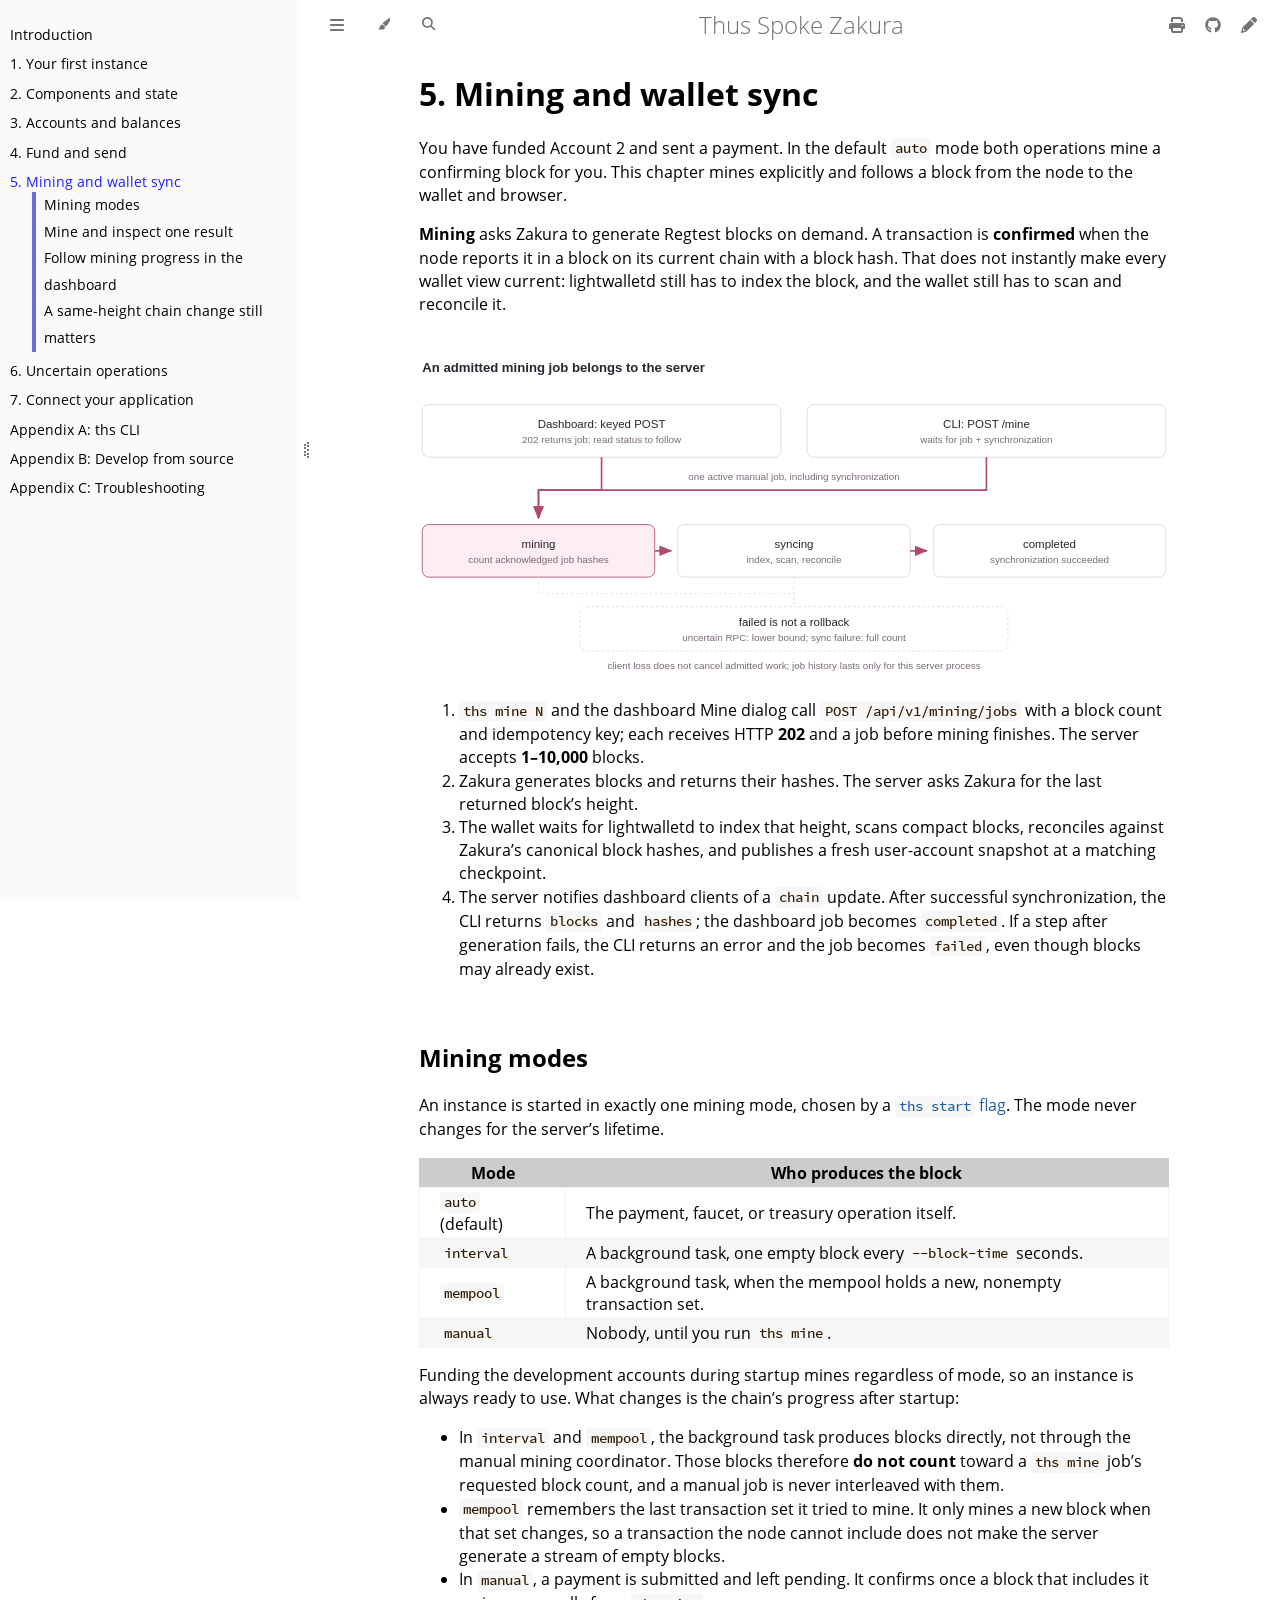
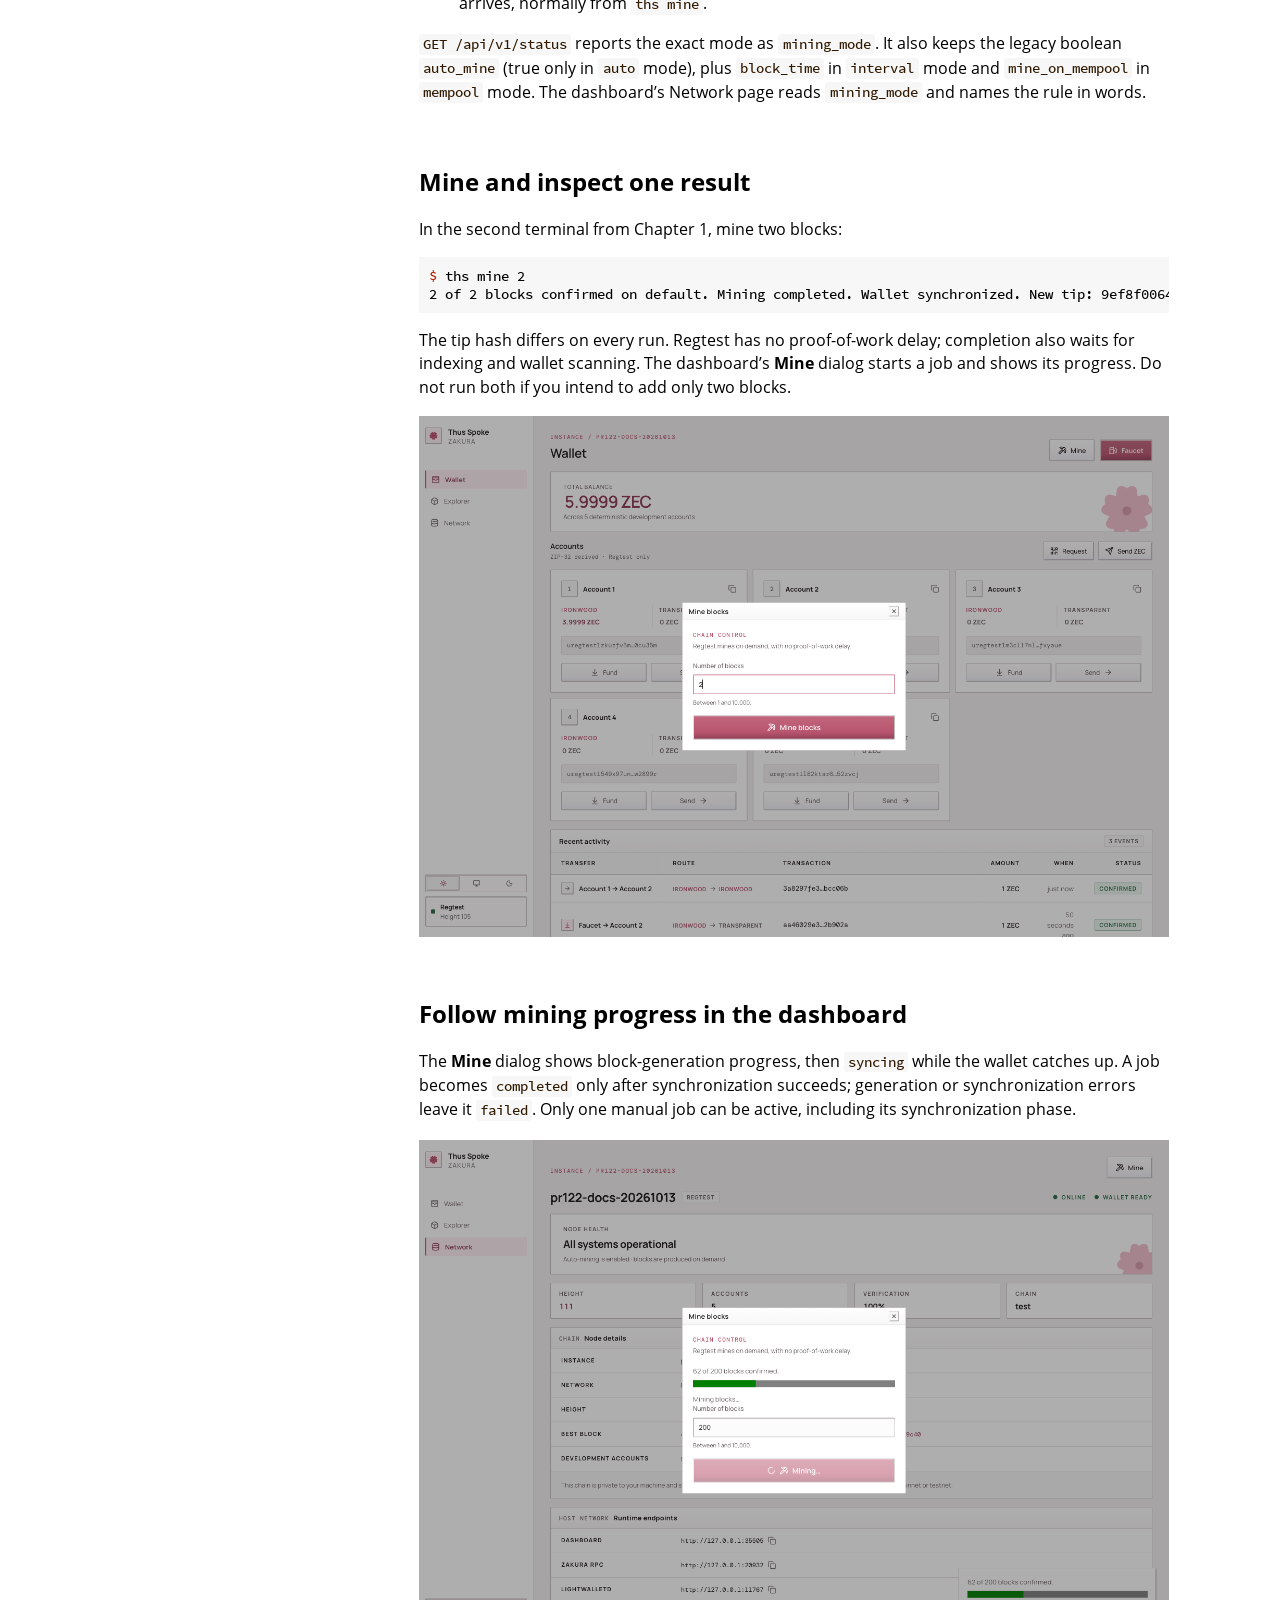
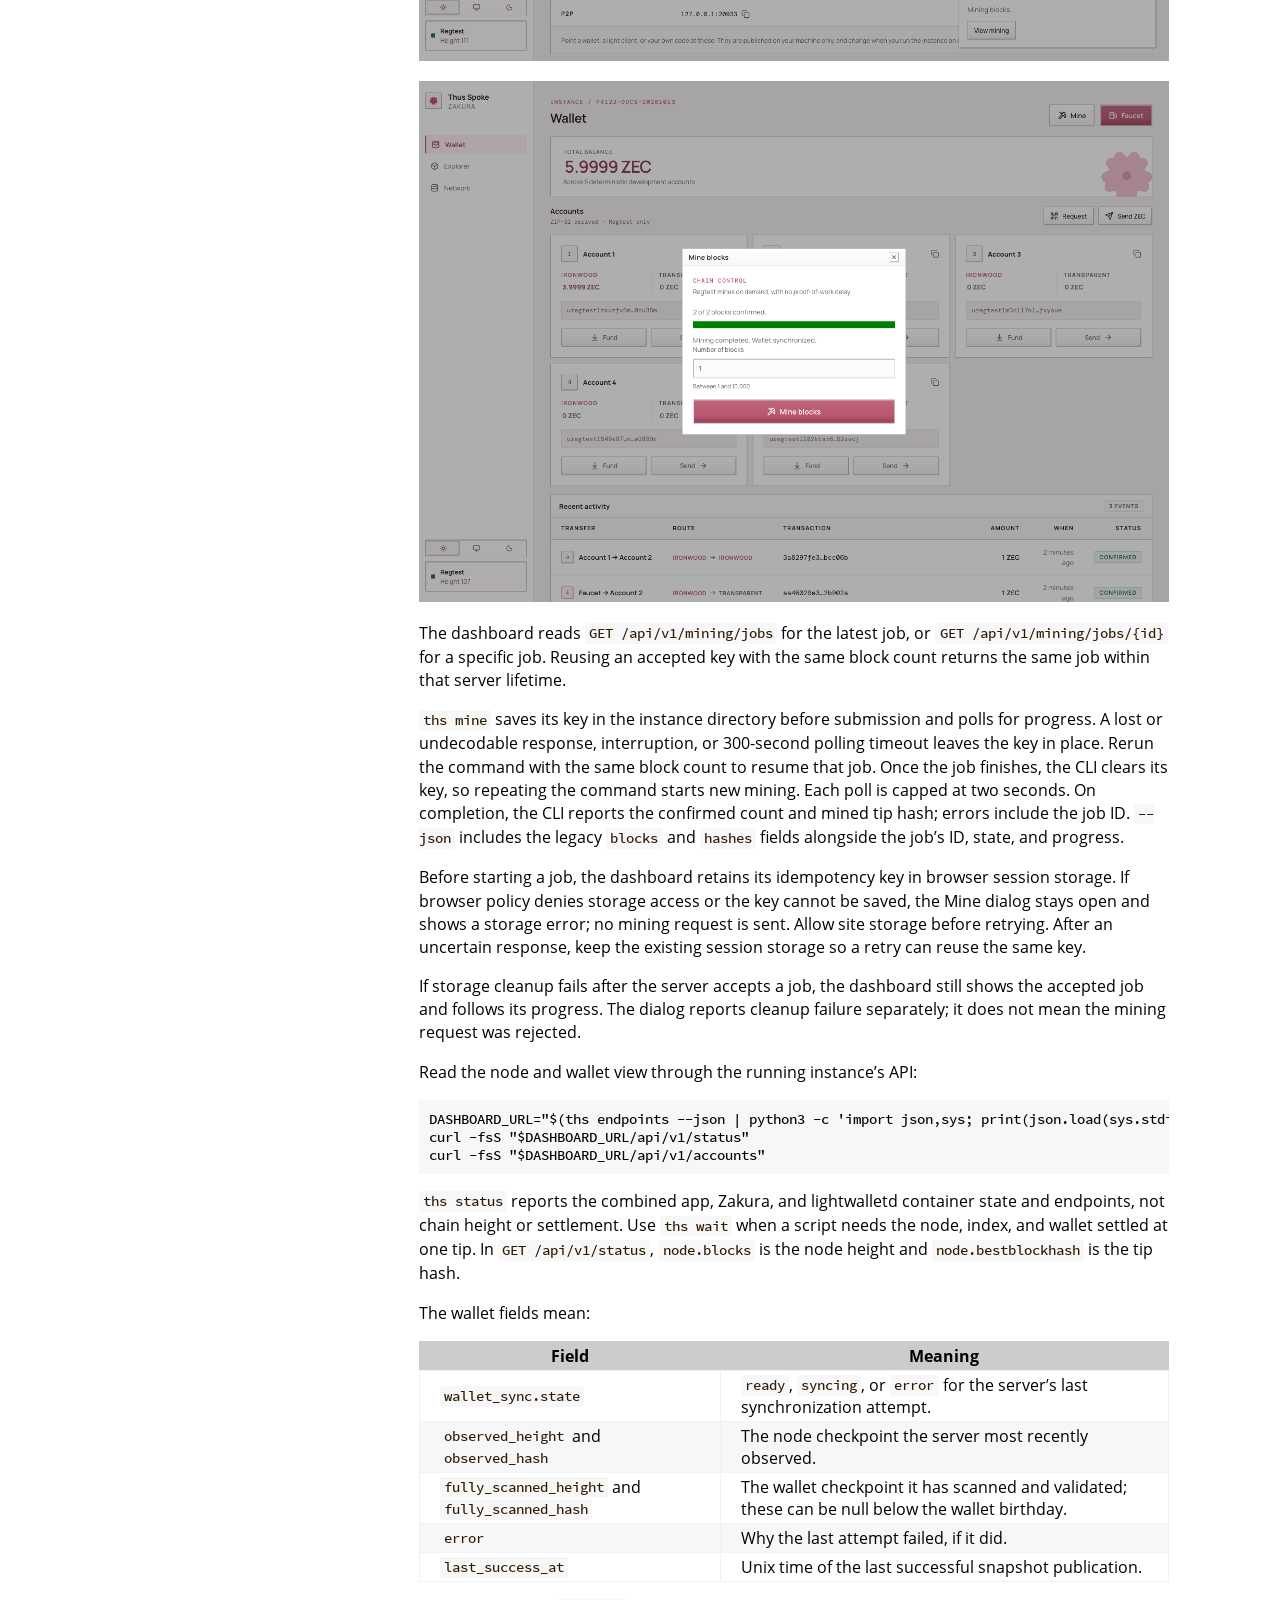
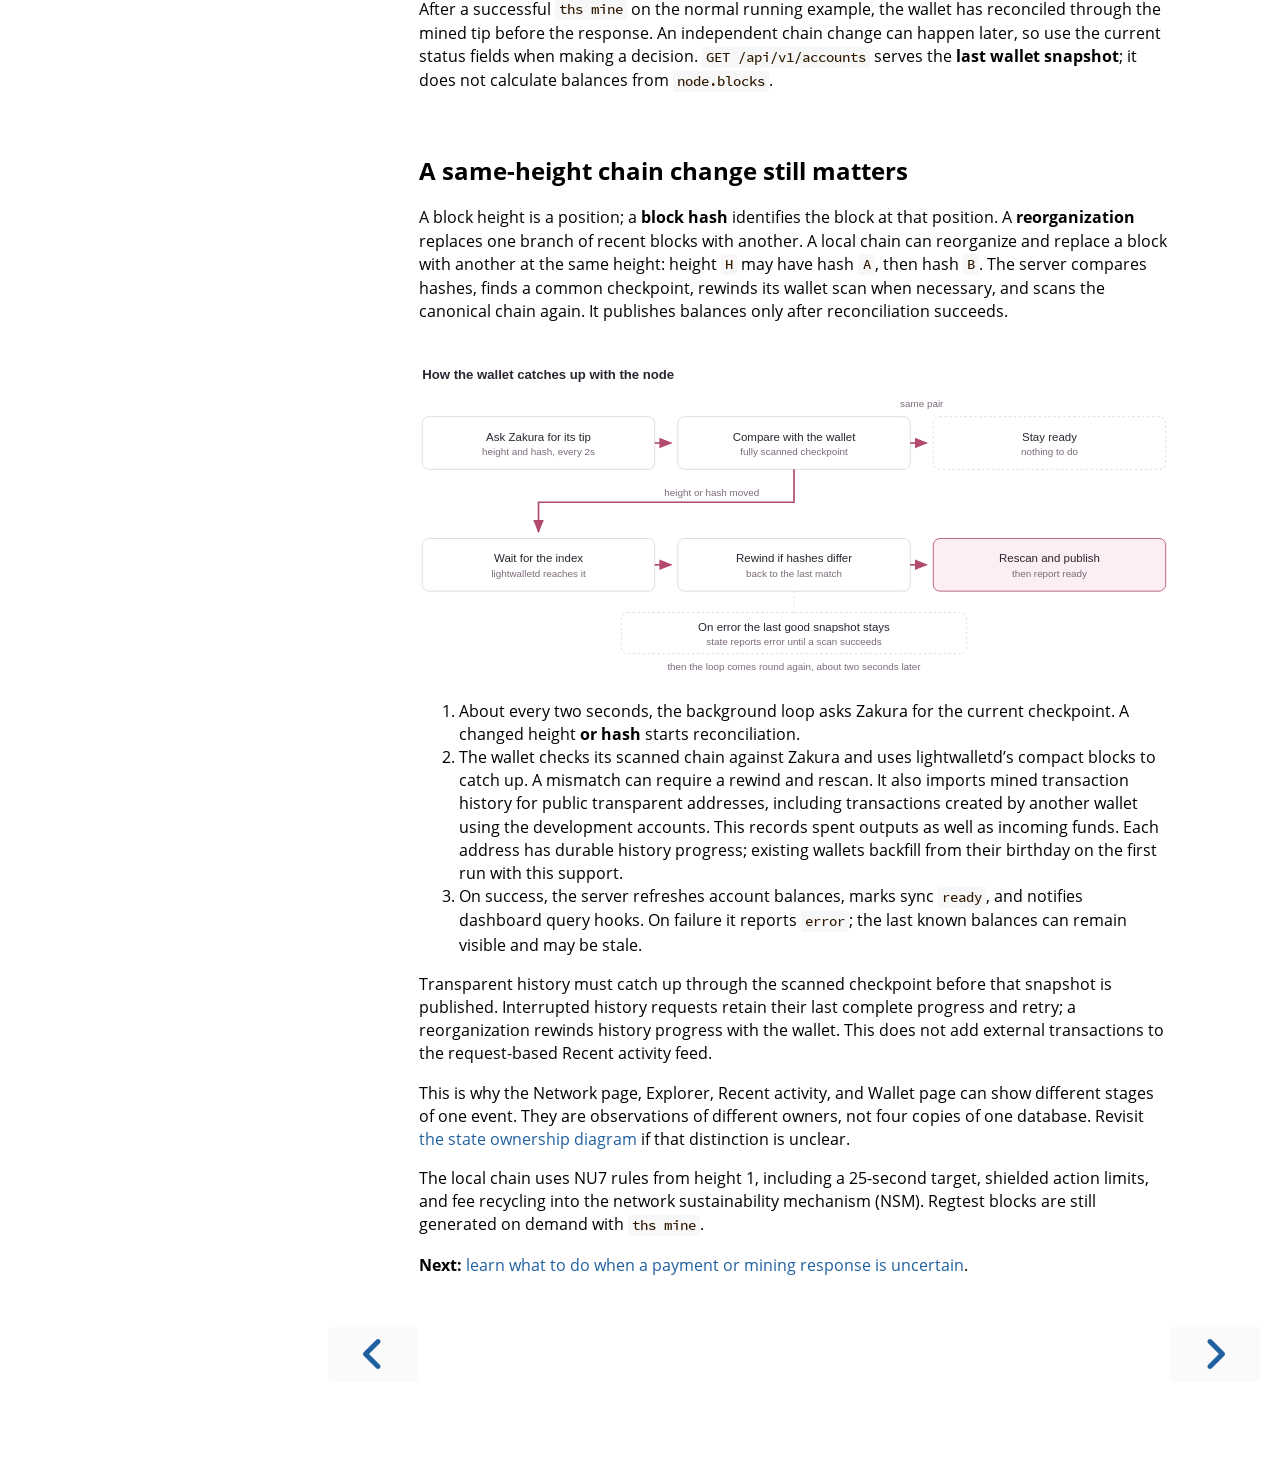
<file: mining-and-sync.html>
<!DOCTYPE HTML>
<html lang="en" class="light sidebar-visible" dir="ltr">
    <head>
        <!-- Book generated using mdBook -->
        <meta charset="UTF-8">
        <title>5. Mining and wallet sync - Thus Spoke Zakura</title>


        <!-- Custom HTML head -->

        <meta name="description" content="A disposable Zcash Regtest network for local development.">
        <meta name="viewport" content="width=device-width, initial-scale=1">
        <meta name="theme-color" content="#ffffff">

        <link rel="icon" href="favicon-de23e50b.svg">
        <link rel="shortcut icon" href="favicon-8114d1fc.png">
        <link rel="stylesheet" href="css/variables-8adf115d.css">
        <link rel="stylesheet" href="css/general-2459343d.css">
        <link rel="stylesheet" href="css/chrome-ae938929.css">
        <link rel="stylesheet" href="css/print-9e4910d8.css" media="print">

        <!-- Fonts -->
        <link rel="stylesheet" href="fonts/fonts-9644e21d.css">

        <!-- Highlight.js Stylesheets -->
        <link rel="stylesheet" id="mdbook-highlight-css" href="highlight-493f70e1.css">
        <link rel="stylesheet" id="mdbook-tomorrow-night-css" href="tomorrow-night-4c0ae647.css">
        <link rel="stylesheet" id="mdbook-ayu-highlight-css" href="ayu-highlight-3fdfc3ac.css">

        <!-- Custom theme stylesheets -->
        <link rel="stylesheet" href="theme/figures-f9894ebb.css">


        <!-- Provide site root and default themes to javascript -->
        <script>
            const path_to_root = "";
            const default_light_theme = "light";
            const default_dark_theme = "navy";
            window.path_to_searchindex_js = "searchindex-5b2d4067.js";
        </script>
        <!-- Start loading toc.js asap -->
        <script src="toc-6a776a01.js"></script>
    </head>
    <body>
    <div id="mdbook-help-container">
        <div id="mdbook-help-popup">
            <h2 class="mdbook-help-title">Keyboard shortcuts</h2>
            <div>
                <p>Press <kbd>←</kbd> or <kbd>→</kbd> to navigate between chapters</p>
                <p>Press <kbd>S</kbd> or <kbd>/</kbd> to search in the book</p>
                <p>Press <kbd>?</kbd> to show this help</p>
                <p>Press <kbd>Esc</kbd> to hide this help</p>
            </div>
        </div>
    </div>
    <div id="mdbook-body-container">
        <!-- Work around some values being stored in localStorage wrapped in quotes -->
        <script>
            try {
                let theme = localStorage.getItem('mdbook-theme');
                let sidebar = localStorage.getItem('mdbook-sidebar');

                if (theme.startsWith('"') && theme.endsWith('"')) {
                    localStorage.setItem('mdbook-theme', theme.slice(1, theme.length - 1));
                }

                if (sidebar.startsWith('"') && sidebar.endsWith('"')) {
                    localStorage.setItem('mdbook-sidebar', sidebar.slice(1, sidebar.length - 1));
                }
            } catch (e) { }
        </script>

        <!-- Set the theme before any content is loaded, prevents flash -->
        <script>
            const default_theme = window.matchMedia("(prefers-color-scheme: dark)").matches ? default_dark_theme : default_light_theme;
            let theme;
            try { theme = localStorage.getItem('mdbook-theme'); } catch(e) { }
            if (theme === null || theme === undefined) { theme = default_theme; }
            const html = document.documentElement;
            html.classList.remove('light')
            html.classList.add(theme);
            html.classList.add("js");
        </script>

        <input type="checkbox" id="mdbook-sidebar-toggle-anchor" class="hidden">

        <!-- Hide / unhide sidebar before it is displayed -->
        <script>
            let sidebar = null;
            const sidebar_toggle = document.getElementById("mdbook-sidebar-toggle-anchor");
            if (document.body.clientWidth >= 1080) {
                try { sidebar = localStorage.getItem('mdbook-sidebar'); } catch(e) { }
                sidebar = sidebar || 'visible';
            } else {
                sidebar = 'hidden';
                sidebar_toggle.checked = false;
            }
            if (sidebar === 'visible') {
                sidebar_toggle.checked = true;
            } else {
                html.classList.remove('sidebar-visible');
            }
        </script>

        <nav id="mdbook-sidebar" class="sidebar" aria-label="Table of contents">
            <!-- populated by js -->
            <mdbook-sidebar-scrollbox class="sidebar-scrollbox"></mdbook-sidebar-scrollbox>
            <noscript>
                <iframe class="sidebar-iframe-outer" src="toc.html"></iframe>
            </noscript>
            <div id="mdbook-sidebar-resize-handle" class="sidebar-resize-handle">
                <div class="sidebar-resize-indicator"></div>
            </div>
        </nav>

        <div id="mdbook-page-wrapper" class="page-wrapper">

            <div class="page">
                <div id="mdbook-menu-bar-hover-placeholder"></div>
                <div id="mdbook-menu-bar" class="menu-bar sticky">
                    <div class="left-buttons">
                        <label id="mdbook-sidebar-toggle" class="icon-button" for="mdbook-sidebar-toggle-anchor" title="Toggle Table of Contents" aria-label="Toggle Table of Contents" aria-controls="mdbook-sidebar">
                            <span class=fa-svg><svg xmlns="http://www.w3.org/2000/svg" viewBox="0 0 448 512"><!--! Font Awesome Free 6.2.0 by @fontawesome - https://fontawesome.com License - https://fontawesome.com/license/free (Icons: CC BY 4.0, Fonts: SIL OFL 1.1, Code: MIT License) Copyright 2022 Fonticons, Inc. --><path d="M0 96C0 78.3 14.3 64 32 64H416c17.7 0 32 14.3 32 32s-14.3 32-32 32H32C14.3 128 0 113.7 0 96zM0 256c0-17.7 14.3-32 32-32H416c17.7 0 32 14.3 32 32s-14.3 32-32 32H32c-17.7 0-32-14.3-32-32zM448 416c0 17.7-14.3 32-32 32H32c-17.7 0-32-14.3-32-32s14.3-32 32-32H416c17.7 0 32 14.3 32 32z"/></svg></span>
                        </label>
                        <button id="mdbook-theme-toggle" class="icon-button" type="button" title="Change theme" aria-label="Change theme" aria-haspopup="true" aria-expanded="false" aria-controls="mdbook-theme-list">
                            <span class=fa-svg><svg xmlns="http://www.w3.org/2000/svg" viewBox="0 0 576 512"><!--! Font Awesome Free 6.2.0 by @fontawesome - https://fontawesome.com License - https://fontawesome.com/license/free (Icons: CC BY 4.0, Fonts: SIL OFL 1.1, Code: MIT License) Copyright 2022 Fonticons, Inc. --><path d="M371.3 367.1c27.3-3.9 51.9-19.4 67.2-42.9L600.2 74.1c12.6-19.5 9.4-45.3-7.6-61.2S549.7-4.4 531.1 9.6L294.4 187.2c-24 18-38.2 46.1-38.4 76.1L371.3 367.1zm-19.6 25.4l-116-104.4C175.9 290.3 128 339.6 128 400c0 3.9 .2 7.8 .6 11.6c1.8 17.5-10.2 36.4-27.8 36.4H96c-17.7 0-32 14.3-32 32s14.3 32 32 32H240c61.9 0 112-50.1 112-112c0-2.5-.1-5-.2-7.5z"/></svg></span>
                        </button>
                        <ul id="mdbook-theme-list" class="theme-popup" aria-label="Themes" role="menu">
                            <li role="none"><button role="menuitem" class="theme" id="mdbook-theme-default_theme">Auto</button></li>
                            <li role="none"><button role="menuitem" class="theme" id="mdbook-theme-light">Light</button></li>
                            <li role="none"><button role="menuitem" class="theme" id="mdbook-theme-rust">Rust</button></li>
                            <li role="none"><button role="menuitem" class="theme" id="mdbook-theme-coal">Coal</button></li>
                            <li role="none"><button role="menuitem" class="theme" id="mdbook-theme-navy">Navy</button></li>
                            <li role="none"><button role="menuitem" class="theme" id="mdbook-theme-ayu">Ayu</button></li>
                        </ul>
                        <button id="mdbook-search-toggle" class="icon-button" type="button" title="Search (`/`)" aria-label="Toggle Searchbar" aria-expanded="false" aria-keyshortcuts="/ s" aria-controls="mdbook-searchbar">
                            <span class=fa-svg><svg xmlns="http://www.w3.org/2000/svg" viewBox="0 0 512 512"><!--! Font Awesome Free 6.2.0 by @fontawesome - https://fontawesome.com License - https://fontawesome.com/license/free (Icons: CC BY 4.0, Fonts: SIL OFL 1.1, Code: MIT License) Copyright 2022 Fonticons, Inc. --><path d="M416 208c0 45.9-14.9 88.3-40 122.7L502.6 457.4c12.5 12.5 12.5 32.8 0 45.3s-32.8 12.5-45.3 0L330.7 376c-34.4 25.2-76.8 40-122.7 40C93.1 416 0 322.9 0 208S93.1 0 208 0S416 93.1 416 208zM208 352c79.5 0 144-64.5 144-144s-64.5-144-144-144S64 128.5 64 208s64.5 144 144 144z"/></svg></span>
                        </button>
                    </div>

                    <h1 class="menu-title">Thus Spoke Zakura</h1>

                    <div class="right-buttons">
                        <a href="print.html" title="Print this book" aria-label="Print this book">
                            <span class=fa-svg id="print-button"><svg xmlns="http://www.w3.org/2000/svg" viewBox="0 0 512 512"><!--! Font Awesome Free 6.2.0 by @fontawesome - https://fontawesome.com License - https://fontawesome.com/license/free (Icons: CC BY 4.0, Fonts: SIL OFL 1.1, Code: MIT License) Copyright 2022 Fonticons, Inc. --><path d="M128 0C92.7 0 64 28.7 64 64v96h64V64H354.7L384 93.3V160h64V93.3c0-17-6.7-33.3-18.7-45.3L400 18.7C388 6.7 371.7 0 354.7 0H128zM384 352v32 64H128V384 368 352H384zm64 32h32c17.7 0 32-14.3 32-32V256c0-35.3-28.7-64-64-64H64c-35.3 0-64 28.7-64 64v96c0 17.7 14.3 32 32 32H64v64c0 35.3 28.7 64 64 64H384c35.3 0 64-28.7 64-64V384zm-16-88c-13.3 0-24-10.7-24-24s10.7-24 24-24s24 10.7 24 24s-10.7 24-24 24z"/></svg></span>
                        </a>
                        <a href="https://github.com/zcashlabs/thus-spoke-zakura" title="Git repository" aria-label="Git repository">
                            <span class=fa-svg><svg xmlns="http://www.w3.org/2000/svg" viewBox="0 0 496 512"><!--! Font Awesome Free 6.2.0 by @fontawesome - https://fontawesome.com License - https://fontawesome.com/license/free (Icons: CC BY 4.0, Fonts: SIL OFL 1.1, Code: MIT License) Copyright 2022 Fonticons, Inc. --><path d="M165.9 397.4c0 2-2.3 3.6-5.2 3.6-3.3.3-5.6-1.3-5.6-3.6 0-2 2.3-3.6 5.2-3.6 3-.3 5.6 1.3 5.6 3.6zm-31.1-4.5c-.7 2 1.3 4.3 4.3 4.9 2.6 1 5.6 0 6.2-2s-1.3-4.3-4.3-5.2c-2.6-.7-5.5.3-6.2 2.3zm44.2-1.7c-2.9.7-4.9 2.6-4.6 4.9.3 2 2.9 3.3 5.9 2.6 2.9-.7 4.9-2.6 4.6-4.6-.3-1.9-3-3.2-5.9-2.9zM244.8 8C106.1 8 0 113.3 0 252c0 110.9 69.8 205.8 169.5 239.2 12.8 2.3 17.3-5.6 17.3-12.1 0-6.2-.3-40.4-.3-61.4 0 0-70 15-84.7-29.8 0 0-11.4-29.1-27.8-36.6 0 0-22.9-15.7 1.6-15.4 0 0 24.9 2 38.6 25.8 21.9 38.6 58.6 27.5 72.9 20.9 2.3-16 8.8-27.1 16-33.7-55.9-6.2-112.3-14.3-112.3-110.5 0-27.5 7.6-41.3 23.6-58.9-2.6-6.5-11.1-33.3 2.6-67.9 20.9-6.5 69 27 69 27 20-5.6 41.5-8.5 62.8-8.5s42.8 2.9 62.8 8.5c0 0 48.1-33.6 69-27 13.7 34.7 5.2 61.4 2.6 67.9 16 17.7 25.8 31.5 25.8 58.9 0 96.5-58.9 104.2-114.8 110.5 9.2 7.9 17 22.9 17 46.4 0 33.7-.3 75.4-.3 83.6 0 6.5 4.6 14.4 17.3 12.1C428.2 457.8 496 362.9 496 252 496 113.3 383.5 8 244.8 8zM97.2 352.9c-1.3 1-1 3.3.7 5.2 1.6 1.6 3.9 2.3 5.2 1 1.3-1 1-3.3-.7-5.2-1.6-1.6-3.9-2.3-5.2-1zm-10.8-8.1c-.7 1.3.3 2.9 2.3 3.9 1.6 1 3.6.7 4.3-.7.7-1.3-.3-2.9-2.3-3.9-2-.6-3.6-.3-4.3.7zm32.4 35.6c-1.6 1.3-1 4.3 1.3 6.2 2.3 2.3 5.2 2.6 6.5 1 1.3-1.3.7-4.3-1.3-6.2-2.2-2.3-5.2-2.6-6.5-1zm-11.4-14.7c-1.6 1-1.6 3.6 0 5.9 1.6 2.3 4.3 3.3 5.6 2.3 1.6-1.3 1.6-3.9 0-6.2-1.4-2.3-4-3.3-5.6-2z"/></svg></span>
                        </a>
                        <a href="https://github.com/zcashlabs/thus-spoke-zakura/edit/main/book/mining-and-sync.md" title="Suggest an edit" aria-label="Suggest an edit" rel="edit">
                            <span class=fa-svg id="git-edit-button"><svg xmlns="http://www.w3.org/2000/svg" viewBox="0 0 512 512"><!--! Font Awesome Free 6.2.0 by @fontawesome - https://fontawesome.com License - https://fontawesome.com/license/free (Icons: CC BY 4.0, Fonts: SIL OFL 1.1, Code: MIT License) Copyright 2022 Fonticons, Inc. --><path d="M421.7 220.3l-11.3 11.3-22.6 22.6-205 205c-6.6 6.6-14.8 11.5-23.8 14.1L30.8 511c-8.4 2.5-17.5 .2-23.7-6.1S-1.5 489.7 1 481.2L38.7 353.1c2.6-9 7.5-17.2 14.1-23.8l205-205 22.6-22.6 11.3-11.3 33.9 33.9 62.1 62.1 33.9 33.9zM96 353.9l-9.3 9.3c-.9 .9-1.6 2.1-2 3.4l-25.3 86 86-25.3c1.3-.4 2.5-1.1 3.4-2l9.3-9.3H112c-8.8 0-16-7.2-16-16V353.9zM453.3 19.3l39.4 39.4c25 25 25 65.5 0 90.5l-14.5 14.5-22.6 22.6-11.3 11.3-33.9-33.9-62.1-62.1L314.3 67.7l11.3-11.3 22.6-22.6 14.5-14.5c25-25 65.5-25 90.5 0z"/></svg></span>
                        </a>

                    </div>
                </div>

                <div id="mdbook-search-wrapper" class="hidden">
                    <form id="mdbook-searchbar-outer" class="searchbar-outer">
                        <div class="search-wrapper">
                            <input type="search" id="mdbook-searchbar" name="searchbar" placeholder="Search this book ..." aria-controls="mdbook-searchresults-outer" aria-describedby="searchresults-header">
                            <div class="spinner-wrapper">
                                <span class=fa-svg id="fa-spin"><svg xmlns="http://www.w3.org/2000/svg" viewBox="0 0 512 512"><!--! Font Awesome Free 6.2.0 by @fontawesome - https://fontawesome.com License - https://fontawesome.com/license/free (Icons: CC BY 4.0, Fonts: SIL OFL 1.1, Code: MIT License) Copyright 2022 Fonticons, Inc. --><path d="M304 48c0-26.5-21.5-48-48-48s-48 21.5-48 48s21.5 48 48 48s48-21.5 48-48zm0 416c0-26.5-21.5-48-48-48s-48 21.5-48 48s21.5 48 48 48s48-21.5 48-48zM48 304c26.5 0 48-21.5 48-48s-21.5-48-48-48s-48 21.5-48 48s21.5 48 48 48zm464-48c0-26.5-21.5-48-48-48s-48 21.5-48 48s21.5 48 48 48s48-21.5 48-48zM142.9 437c18.7-18.7 18.7-49.1 0-67.9s-49.1-18.7-67.9 0s-18.7 49.1 0 67.9s49.1 18.7 67.9 0zm0-294.2c18.7-18.7 18.7-49.1 0-67.9S93.7 56.2 75 75s-18.7 49.1 0 67.9s49.1 18.7 67.9 0zM369.1 437c18.7 18.7 49.1 18.7 67.9 0s18.7-49.1 0-67.9s-49.1-18.7-67.9 0s-18.7 49.1 0 67.9z"/></svg></span>
                            </div>
                        </div>
                    </form>
                    <div id="mdbook-searchresults-outer" class="searchresults-outer hidden">
                        <div id="mdbook-searchresults-header" class="searchresults-header"></div>
                        <ul id="mdbook-searchresults">
                        </ul>
                    </div>
                </div>

                <!-- Apply ARIA attributes after the sidebar and the sidebar toggle button are added to the DOM -->
                <script>
                    document.getElementById('mdbook-sidebar-toggle').setAttribute('aria-expanded', sidebar === 'visible');
                    document.getElementById('mdbook-sidebar').setAttribute('aria-hidden', sidebar !== 'visible');
                    Array.from(document.querySelectorAll('#mdbook-sidebar a')).forEach(function(link) {
                        link.setAttribute('tabIndex', sidebar === 'visible' ? 0 : -1);
                    });
                </script>

                <div id="mdbook-content" class="content">
                    <main>
                        <h1 id="5-mining-and-wallet-sync"><a class="header" href="#5-mining-and-wallet-sync">5. Mining and wallet sync</a></h1>
<p>You have funded Account 2 and sent a payment. In the default <code>auto</code> mode both
operations mine a confirming block for you. This chapter mines explicitly and
follows a block from the node to the wallet and browser.</p>
<p><strong>Mining</strong> asks Zakura to generate Regtest blocks on demand. A transaction is
<strong>confirmed</strong> when the node reports it in a block on its current chain with
a block hash. That does not instantly make every wallet view current:
lightwalletd still has to index the block, and the wallet still has to scan
and reconcile it.</p>
<p><img src="images/mining-flow.svg" alt="The dashboard starts a keyed mining job and receives its accepted status; the CLI waits for that server-owned job. Mining advances acknowledged progress, then wallet synchronization completes or fails. Client disconnection does not cancel admitted work, and an uncertain RPC may have generated extra blocks."></p>
<ol>
<li><code>ths mine N</code> and the dashboard Mine dialog call
<code>POST /api/v1/mining/jobs</code> with a block count and
idempotency key; each receives HTTP <strong>202</strong> and a job before mining finishes.
The server accepts <strong>1–10,000</strong> blocks.</li>
<li>Zakura generates blocks and returns their hashes. The server asks Zakura
for the last returned block’s height.</li>
<li>The wallet waits for lightwalletd to index that height, scans compact
blocks, reconciles against Zakura’s canonical block hashes, and publishes
a fresh user-account snapshot at a matching checkpoint.</li>
<li>The server notifies dashboard clients of a <code>chain</code> update. After successful
synchronization, the CLI returns <code>blocks</code> and <code>hashes</code>; the dashboard job
becomes <code>completed</code>. If a step after generation fails, the CLI returns an
error and the job becomes <code>failed</code>, even though blocks may already exist.</li>
</ol>
<h2 id="mining-modes"><a class="header" href="#mining-modes">Mining modes</a></h2>
<p>An instance is started in exactly one mining mode, chosen by a <a href="cli.html#ths-ths-start"><code>ths start</code>
flag</a>. The mode never changes for the server’s lifetime.</p>
<div class="table-wrapper">
<table>
<thead>
<tr><th>Mode</th><th>Who produces the block</th></tr>
</thead>
<tbody>
<tr><td><code>auto</code> (default)</td><td>The payment, faucet, or treasury operation itself.</td></tr>
<tr><td><code>interval</code></td><td>A background task, one empty block every <code>--block-time</code> seconds.</td></tr>
<tr><td><code>mempool</code></td><td>A background task, when the mempool holds a new, nonempty transaction set.</td></tr>
<tr><td><code>manual</code></td><td>Nobody, until you run <code>ths mine</code>.</td></tr>
</tbody>
</table>
</div>
<p>Funding the development accounts during startup mines regardless of mode, so an
instance is always ready to use. What changes is the chain’s progress after
startup:</p>
<ul>
<li>In <code>interval</code> and <code>mempool</code>, the background task produces blocks directly, not
through the manual mining coordinator. Those blocks therefore <strong>do not count</strong>
toward a <code>ths mine</code> job’s requested block count, and a manual job is never
interleaved with them.</li>
<li><code>mempool</code> remembers the last transaction set it tried to mine. It only mines
a new block when that set changes, so a transaction the node cannot include
does not make the server generate a stream of empty blocks.</li>
<li>In <code>manual</code>, a payment is submitted and left pending. It confirms once a block
that includes it arrives, normally from <code>ths mine</code>.</li>
</ul>
<p><code>GET /api/v1/status</code> reports the exact mode as <code>mining_mode</code>. It also keeps the
legacy boolean <code>auto_mine</code> (true only in <code>auto</code> mode), plus <code>block_time</code> in
<code>interval</code> mode and <code>mine_on_mempool</code> in <code>mempool</code> mode. The dashboard’s Network
page reads <code>mining_mode</code> and names the rule in words.</p>
<h2 id="mine-and-inspect-one-result"><a class="header" href="#mine-and-inspect-one-result">Mine and inspect one result</a></h2>
<p>In the second terminal from Chapter 1, mine two blocks:</p>
<pre><code class="language-console">$ ths mine 2
2 of 2 blocks confirmed on default. Mining completed. Wallet synchronized. New tip: 9ef8f0064e3f088f2012fe04d5d70b42f00ae1e9676cdc3d5384ad31d384b8c4
</code></pre>
<p>The tip hash differs on every run. Regtest has no proof-of-work delay;
completion also waits for indexing and wallet scanning. The dashboard’s
<strong>Mine</strong> dialog starts a job and shows its progress. Do not run both if you
intend to add only two blocks.</p>
<p><img src="images/mine.png" alt="The Mine blocks dialog over the Wallet page, labelled CHAIN CONTROL, explaining that Regtest mines on demand with no proof-of-work delay, with a Number of blocks field accepting 1 to 10,000 and a Mine blocks button."></p>
<h2 id="follow-mining-progress-in-the-dashboard"><a class="header" href="#follow-mining-progress-in-the-dashboard">Follow mining progress in the dashboard</a></h2>
<p>The <strong>Mine</strong> dialog shows block-generation progress, then <code>syncing</code> while the
wallet catches up. A job becomes <code>completed</code> only after synchronization
succeeds; generation or synchronization errors leave it <code>failed</code>. Only one
manual job can be active, including its synchronization phase.</p>
<p><img src="images/mining-progress.png" alt="The Mine blocks modal during a real 200-block job, with a partially filled progress bar and partial acknowledged count, Mining blocks text, and disabled count and submission controls. A matching progress panel remains visible on the Network page behind the dialog."></p>
<p><img src="images/mining-completed.png" alt="The reopened Mine blocks modal after refresh, showing 2 of 2 blocks confirmed, a full progress bar, and Mining completed. Wallet synchronized. The new-admission count has reset to 1; the status still describes the prior two-block job."></p>
<p>The dashboard reads <code>GET /api/v1/mining/jobs</code> for the latest job, or
<code>GET /api/v1/mining/jobs/{id}</code> for a specific job. Reusing an accepted key with
the same block count returns the same job within that server lifetime.</p>
<p><code>ths mine</code> saves its key in the instance directory before submission and polls
for progress. A lost or undecodable response, interruption, or 300-second
polling timeout leaves the key in place. Rerun the command with the same block
count to resume that job. Once the job finishes, the CLI clears its key, so
repeating the command starts new mining. Each poll is capped at two seconds.
On completion, the CLI reports the confirmed count and mined tip hash; errors
include the job ID. <code>--json</code> includes the legacy <code>blocks</code> and <code>hashes</code> fields
alongside the job’s ID, state, and progress.</p>
<p>Before starting a job, the dashboard retains its idempotency key in browser
session storage. If browser policy denies storage access or the key cannot be
saved, the Mine dialog stays open and shows a storage error; no mining request
is sent. Allow site storage before retrying. After an uncertain response, keep
the existing session storage so a retry can reuse the same key.</p>
<p>If storage cleanup fails after the server accepts a job, the dashboard still
shows the accepted job and follows its progress. The dialog reports cleanup
failure separately; it does not mean the mining request was rejected.</p>
<p>Read the node and wallet view through the running instance’s API:</p>
<pre><code class="language-console">DASHBOARD_URL="$(ths endpoints --json | python3 -c 'import json,sys; print(json.load(sys.stdin)["dashboard"])')"
curl -fsS "$DASHBOARD_URL/api/v1/status"
curl -fsS "$DASHBOARD_URL/api/v1/accounts"
</code></pre>
<p><code>ths status</code> reports the combined app, Zakura, and lightwalletd container state
and endpoints, not chain height or settlement. Use <code>ths wait</code> when a script
needs the node, index, and wallet settled at one tip. In
<code>GET /api/v1/status</code>, <code>node.blocks</code> is the node height and
<code>node.bestblockhash</code> is the tip hash.</p>
<p>The wallet fields mean:</p>
<div class="table-wrapper">
<table>
<thead>
<tr><th>Field</th><th>Meaning</th></tr>
</thead>
<tbody>
<tr><td><code>wallet_sync.state</code></td><td><code>ready</code>, <code>syncing</code>, or <code>error</code> for the server’s last synchronization attempt.</td></tr>
<tr><td><code>observed_height</code> and <code>observed_hash</code></td><td>The node checkpoint the server most recently observed.</td></tr>
<tr><td><code>fully_scanned_height</code> and <code>fully_scanned_hash</code></td><td>The wallet checkpoint it has scanned and validated; these can be null below the wallet birthday.</td></tr>
<tr><td><code>error</code></td><td>Why the last attempt failed, if it did.</td></tr>
<tr><td><code>last_success_at</code></td><td>Unix time of the last successful snapshot publication.</td></tr>
</tbody>
</table>
</div>
<p>After a successful <code>ths mine</code> on the normal running example, the wallet
has reconciled through the mined tip before the response. An independent
chain change can happen later, so use the current status fields when making
a decision. <code>GET /api/v1/accounts</code> serves the <strong>last wallet snapshot</strong>; it
does not calculate balances from <code>node.blocks</code>.</p>
<h2 id="a-same-height-chain-change-still-matters"><a class="header" href="#a-same-height-chain-change-still-matters">A same-height chain change still matters</a></h2>
<p>A block height is a position; a <strong>block hash</strong> identifies the block at that
position. A <strong>reorganization</strong> replaces one branch of recent blocks with
another. A local chain can reorganize and replace a block with another at
the same height: height <code>H</code> may have hash <code>A</code>, then hash <code>B</code>. The server
compares hashes, finds a common checkpoint, rewinds its wallet scan when
necessary, and scans the canonical chain again. It publishes balances only
after reconciliation succeeds.</p>
<p><img src="images/wallet-sync.svg" alt="About every two seconds the server asks Zakura for its height and hash and compares them with the wallet’s scanned checkpoint. When they match it stays ready; when either moved it waits for the index, rewinds if the stored hashes disagree, rescans and publishes. On error the last good snapshot stays visible."></p>
<ol>
<li>About every two seconds, the background loop asks Zakura for the current
checkpoint. A changed height <strong>or hash</strong> starts reconciliation.</li>
<li>The wallet checks its scanned chain against Zakura and uses
lightwalletd’s compact blocks to catch up. A mismatch can require a
rewind and rescan.
It also imports mined transaction history for public transparent
addresses, including transactions created by another wallet using the
development accounts. This records spent outputs as well as incoming
funds. Each address has durable history progress; existing wallets
backfill from their birthday on the first run with this support.</li>
<li>On success, the server refreshes account balances, marks sync <code>ready</code>,
and notifies dashboard query hooks. On failure it reports <code>error</code>;
the last known balances can remain visible and may be stale.</li>
</ol>
<p>Transparent history must catch up through the scanned checkpoint before
that snapshot is published. Interrupted history requests retain their last
complete progress and retry; a reorganization rewinds history progress
with the wallet. This does not add external transactions to the
request-based Recent activity feed.</p>
<p>This is why the Network page, Explorer, Recent activity, and Wallet page can
show different stages of one event. They are observations of different
owners, not four copies of one database. Revisit <a href="architecture/overview.html#the-five-owners-of-information">the state ownership
diagram</a> if that
distinction is unclear.</p>
<p>The local chain uses NU7 rules from height 1, including a 25-second target,
shielded action limits, and fee recycling into the network sustainability
mechanism (NSM). Regtest blocks are still generated on demand with <code>ths mine</code>.</p>
<p><strong>Next:</strong> <a href="architecture/operations.html">learn what to do when a payment or mining response is
uncertain</a>.</p>

                    </main>

                    <nav class="nav-wrapper" aria-label="Page navigation">
                        <!-- Mobile navigation buttons -->
                            <a rel="prev" href="using-the-dashboard.html" class="mobile-nav-chapters previous" title="Previous chapter" aria-label="Previous chapter" aria-keyshortcuts="Left">
                                <span class=fa-svg><svg xmlns="http://www.w3.org/2000/svg" viewBox="0 0 320 512"><!--! Font Awesome Free 6.2.0 by @fontawesome - https://fontawesome.com License - https://fontawesome.com/license/free (Icons: CC BY 4.0, Fonts: SIL OFL 1.1, Code: MIT License) Copyright 2022 Fonticons, Inc. --><path d="M41.4 233.4c-12.5 12.5-12.5 32.8 0 45.3l160 160c12.5 12.5 32.8 12.5 45.3 0s12.5-32.8 0-45.3L109.3 256 246.6 118.6c12.5-12.5 12.5-32.8 0-45.3s-32.8-12.5-45.3 0l-160 160z"/></svg></span>
                            </a>

                            <a rel="next prefetch" href="architecture/operations.html" class="mobile-nav-chapters next" title="Next chapter" aria-label="Next chapter" aria-keyshortcuts="Right">
                                <span class=fa-svg><svg xmlns="http://www.w3.org/2000/svg" viewBox="0 0 320 512"><!--! Font Awesome Free 6.2.0 by @fontawesome - https://fontawesome.com License - https://fontawesome.com/license/free (Icons: CC BY 4.0, Fonts: SIL OFL 1.1, Code: MIT License) Copyright 2022 Fonticons, Inc. --><path d="M278.6 233.4c12.5 12.5 12.5 32.8 0 45.3l-160 160c-12.5 12.5-32.8 12.5-45.3 0s-12.5-32.8 0-45.3L210.7 256 73.4 118.6c-12.5-12.5-12.5-32.8 0-45.3s32.8-12.5 45.3 0l160 160z"/></svg></span>
                            </a>

                        <div style="clear: both"></div>
                    </nav>
                </div>
            </div>

            <nav class="nav-wide-wrapper" aria-label="Page navigation">
                    <a rel="prev" href="using-the-dashboard.html" class="nav-chapters previous" title="Previous chapter" aria-label="Previous chapter" aria-keyshortcuts="Left">
                        <span class=fa-svg><svg xmlns="http://www.w3.org/2000/svg" viewBox="0 0 320 512"><!--! Font Awesome Free 6.2.0 by @fontawesome - https://fontawesome.com License - https://fontawesome.com/license/free (Icons: CC BY 4.0, Fonts: SIL OFL 1.1, Code: MIT License) Copyright 2022 Fonticons, Inc. --><path d="M41.4 233.4c-12.5 12.5-12.5 32.8 0 45.3l160 160c12.5 12.5 32.8 12.5 45.3 0s12.5-32.8 0-45.3L109.3 256 246.6 118.6c12.5-12.5 12.5-32.8 0-45.3s-32.8-12.5-45.3 0l-160 160z"/></svg></span>
                    </a>

                    <a rel="next prefetch" href="architecture/operations.html" class="nav-chapters next" title="Next chapter" aria-label="Next chapter" aria-keyshortcuts="Right">
                        <span class=fa-svg><svg xmlns="http://www.w3.org/2000/svg" viewBox="0 0 320 512"><!--! Font Awesome Free 6.2.0 by @fontawesome - https://fontawesome.com License - https://fontawesome.com/license/free (Icons: CC BY 4.0, Fonts: SIL OFL 1.1, Code: MIT License) Copyright 2022 Fonticons, Inc. --><path d="M278.6 233.4c12.5 12.5 12.5 32.8 0 45.3l-160 160c-12.5 12.5-32.8 12.5-45.3 0s-12.5-32.8 0-45.3L210.7 256 73.4 118.6c-12.5-12.5-12.5-32.8 0-45.3s32.8-12.5 45.3 0l160 160z"/></svg></span>
                    </a>
            </nav>

        </div>

        <template id=fa-eye><span class=fa-svg><svg xmlns="http://www.w3.org/2000/svg" viewBox="0 0 576 512"><!--! Font Awesome Free 6.2.0 by @fontawesome - https://fontawesome.com License - https://fontawesome.com/license/free (Icons: CC BY 4.0, Fonts: SIL OFL 1.1, Code: MIT License) Copyright 2022 Fonticons, Inc. --><path d="M288 32c-80.8 0-145.5 36.8-192.6 80.6C48.6 156 17.3 208 2.5 243.7c-3.3 7.9-3.3 16.7 0 24.6C17.3 304 48.6 356 95.4 399.4C142.5 443.2 207.2 480 288 480s145.5-36.8 192.6-80.6c46.8-43.5 78.1-95.4 93-131.1c3.3-7.9 3.3-16.7 0-24.6c-14.9-35.7-46.2-87.7-93-131.1C433.5 68.8 368.8 32 288 32zM432 256c0 79.5-64.5 144-144 144s-144-64.5-144-144s64.5-144 144-144s144 64.5 144 144zM288 192c0 35.3-28.7 64-64 64c-11.5 0-22.3-3-31.6-8.4c-.2 2.8-.4 5.5-.4 8.4c0 53 43 96 96 96s96-43 96-96s-43-96-96-96c-2.8 0-5.6 .1-8.4 .4c5.3 9.3 8.4 20.1 8.4 31.6z"/></svg></span></template>
        <template id=fa-eye-slash><span class=fa-svg><svg xmlns="http://www.w3.org/2000/svg" viewBox="0 0 640 512"><!--! Font Awesome Free 6.2.0 by @fontawesome - https://fontawesome.com License - https://fontawesome.com/license/free (Icons: CC BY 4.0, Fonts: SIL OFL 1.1, Code: MIT License) Copyright 2022 Fonticons, Inc. --><path d="M38.8 5.1C28.4-3.1 13.3-1.2 5.1 9.2S-1.2 34.7 9.2 42.9l592 464c10.4 8.2 25.5 6.3 33.7-4.1s6.3-25.5-4.1-33.7L525.6 386.7c39.6-40.6 66.4-86.1 79.9-118.4c3.3-7.9 3.3-16.7 0-24.6c-14.9-35.7-46.2-87.7-93-131.1C465.5 68.8 400.8 32 320 32c-68.2 0-125 26.3-169.3 60.8L38.8 5.1zM223.1 149.5C248.6 126.2 282.7 112 320 112c79.5 0 144 64.5 144 144c0 24.9-6.3 48.3-17.4 68.7L408 294.5c5.2-11.8 8-24.8 8-38.5c0-53-43-96-96-96c-2.8 0-5.6 .1-8.4 .4c5.3 9.3 8.4 20.1 8.4 31.6c0 10.2-2.4 19.8-6.6 28.3l-90.3-70.8zm223.1 298L373 389.9c-16.4 6.5-34.3 10.1-53 10.1c-79.5 0-144-64.5-144-144c0-6.9 .5-13.6 1.4-20.2L83.1 161.5C60.3 191.2 44 220.8 34.5 243.7c-3.3 7.9-3.3 16.7 0 24.6c14.9 35.7 46.2 87.7 93 131.1C174.5 443.2 239.2 480 320 480c47.8 0 89.9-12.9 126.2-32.5z"/></svg></span></template>
        <template id=fa-copy><span class=fa-svg><svg xmlns="http://www.w3.org/2000/svg" viewBox="0 0 512 512"><!--! Font Awesome Free 6.2.0 by @fontawesome - https://fontawesome.com License - https://fontawesome.com/license/free (Icons: CC BY 4.0, Fonts: SIL OFL 1.1, Code: MIT License) Copyright 2022 Fonticons, Inc. --><path d="M502.6 70.63l-61.25-61.25C435.4 3.371 427.2 0 418.7 0H255.1c-35.35 0-64 28.66-64 64l.0195 256C192 355.4 220.7 384 256 384h192c35.2 0 64-28.8 64-64V93.25C512 84.77 508.6 76.63 502.6 70.63zM464 320c0 8.836-7.164 16-16 16H255.1c-8.838 0-16-7.164-16-16L239.1 64.13c0-8.836 7.164-16 16-16h128L384 96c0 17.67 14.33 32 32 32h47.1V320zM272 448c0 8.836-7.164 16-16 16H63.1c-8.838 0-16-7.164-16-16L47.98 192.1c0-8.836 7.164-16 16-16H160V128H63.99c-35.35 0-64 28.65-64 64l.0098 256C.002 483.3 28.66 512 64 512h192c35.2 0 64-28.8 64-64v-32h-47.1L272 448z"/></svg></span></template>
        <template id=fa-play><span class=fa-svg><svg xmlns="http://www.w3.org/2000/svg" viewBox="0 0 384 512"><!--! Font Awesome Free 6.2.0 by @fontawesome - https://fontawesome.com License - https://fontawesome.com/license/free (Icons: CC BY 4.0, Fonts: SIL OFL 1.1, Code: MIT License) Copyright 2022 Fonticons, Inc. --><path d="M73 39c-14.8-9.1-33.4-9.4-48.5-.9S0 62.6 0 80V432c0 17.4 9.4 33.4 24.5 41.9s33.7 8.1 48.5-.9L361 297c14.3-8.7 23-24.2 23-41s-8.7-32.2-23-41L73 39z"/></svg></span></template>
        <template id=fa-clock-rotate-left><span class=fa-svg><svg xmlns="http://www.w3.org/2000/svg" viewBox="0 0 512 512"><!--! Font Awesome Free 6.2.0 by @fontawesome - https://fontawesome.com License - https://fontawesome.com/license/free (Icons: CC BY 4.0, Fonts: SIL OFL 1.1, Code: MIT License) Copyright 2022 Fonticons, Inc. --><path d="M75 75L41 41C25.9 25.9 0 36.6 0 57.9V168c0 13.3 10.7 24 24 24H134.1c21.4 0 32.1-25.9 17-41l-30.8-30.8C155 85.5 203 64 256 64c106 0 192 86 192 192s-86 192-192 192c-40.8 0-78.6-12.7-109.7-34.4c-14.5-10.1-34.4-6.6-44.6 7.9s-6.6 34.4 7.9 44.6C151.2 495 201.7 512 256 512c141.4 0 256-114.6 256-256S397.4 0 256 0C185.3 0 121.3 28.7 75 75zm181 53c-13.3 0-24 10.7-24 24V256c0 6.4 2.5 12.5 7 17l72 72c9.4 9.4 24.6 9.4 33.9 0s9.4-24.6 0-33.9l-65-65V152c0-13.3-10.7-24-24-24z"/></svg></span></template>



        <script>
            window.playground_copyable = true;
        </script>


        <script src="elasticlunr-ef4e11c1.min.js"></script>
        <script src="mark-09e88c2c.min.js"></script>
        <script src="searcher-c2a407aa.js"></script>

        <script src="clipboard-1626706a.min.js"></script>
        <script src="highlight-abc7f01d.js"></script>
        <script src="book-a0b12cfe.js"></script>

        <!-- Custom JS scripts -->



    </div>
    </body>
</html>
</file>
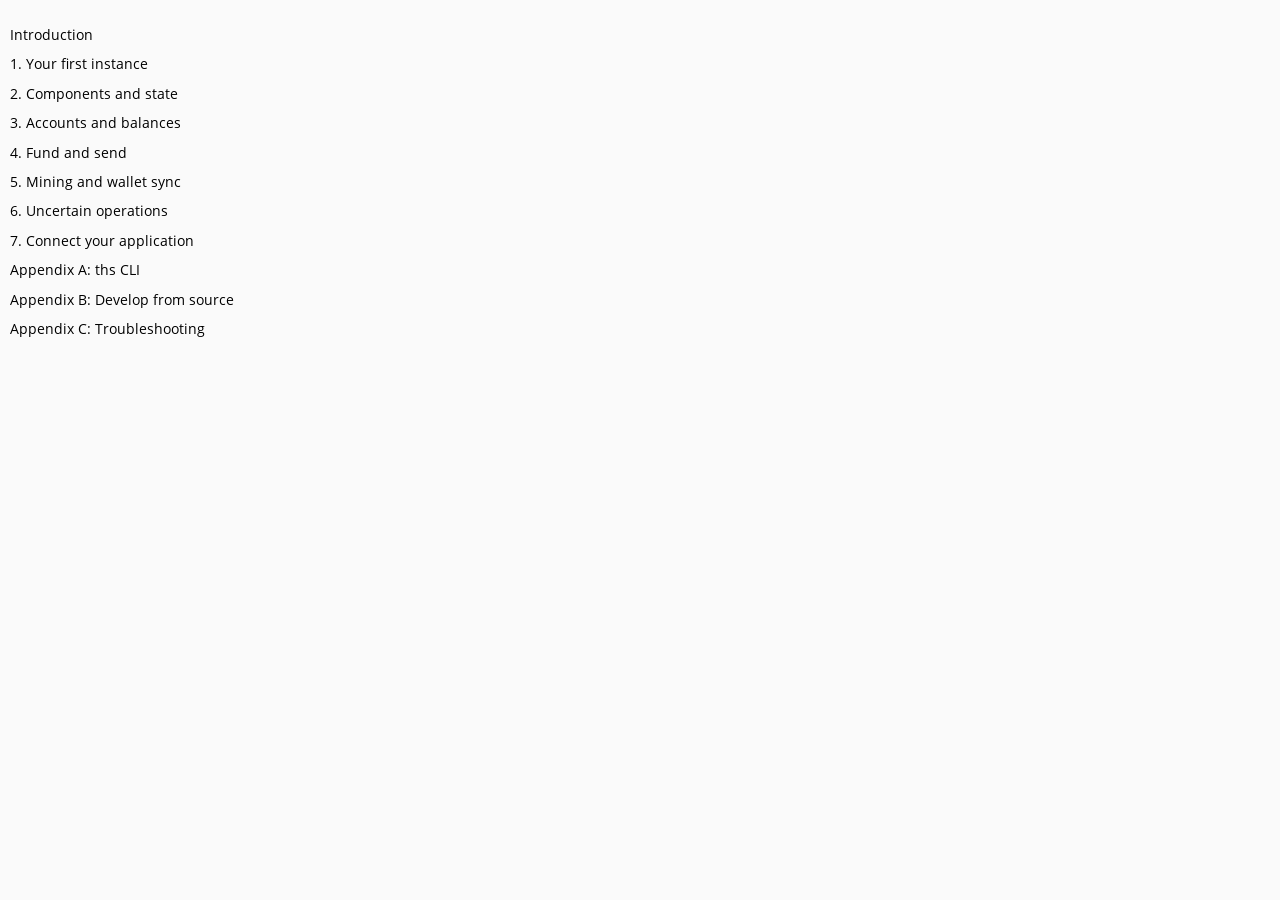
<file: toc.html>
<!DOCTYPE HTML>
<html lang="en" class="light" dir="ltr">
    <head>
        <!-- sidebar iframe generated using mdBook

        This is a frame, and not included directly in the page, to control the total size of the
        book. The TOC contains an entry for each page, so if each page includes a copy of the TOC,
        the total size of the page becomes O(n**2).

        The frame is only used as a fallback when JS is turned off. When it's on, the sidebar is
        instead added to the main page by `toc.js` instead. The JavaScript mode is better
        because, when running in a `file:///` URL, the iframed page would not be Same-Origin as
        the rest of the page, so the sidebar and the main page theme would fall out of sync.
        -->
        <meta charset="UTF-8">
        <meta name="robots" content="noindex">
        <!-- Custom HTML head -->
        <meta name="viewport" content="width=device-width, initial-scale=1">
        <meta name="theme-color" content="#ffffff">
        <link rel="stylesheet" href="css/variables-8adf115d.css">
        <link rel="stylesheet" href="css/general-2459343d.css">
        <link rel="stylesheet" href="css/chrome-ae938929.css">
        <link rel="stylesheet" href="css/print-9e4910d8.css" media="print">
        <!-- Fonts -->
        <link rel="stylesheet" href="fonts/fonts-9644e21d.css">
        <!-- Custom theme stylesheets -->
        <link rel="stylesheet" href="theme/figures-f9894ebb.css">
    </head>
    <body class="sidebar-iframe-inner">
        <ol class="chapter"><li class="chapter-item expanded "><span class="chapter-link-wrapper"><a href="index.html" target="_parent">Introduction</a></span></li><li class="chapter-item expanded "><span class="chapter-link-wrapper"><a href="getting-started.html" target="_parent">1. Your first instance</a></span></li><li class="chapter-item expanded "><span class="chapter-link-wrapper"><a href="architecture/overview.html" target="_parent">2. Components and state</a></span></li><li class="chapter-item expanded "><span class="chapter-link-wrapper"><a href="accounts-and-balances.html" target="_parent">3. Accounts and balances</a></span></li><li class="chapter-item expanded "><span class="chapter-link-wrapper"><a href="using-the-dashboard.html" target="_parent">4. Fund and send</a></span></li><li class="chapter-item expanded "><span class="chapter-link-wrapper"><a href="mining-and-sync.html" target="_parent">5. Mining and wallet sync</a></span></li><li class="chapter-item expanded "><span class="chapter-link-wrapper"><a href="architecture/operations.html" target="_parent">6. Uncertain operations</a></span></li><li class="chapter-item expanded "><span class="chapter-link-wrapper"><a href="connect-an-app.html" target="_parent">7. Connect your application</a></span></li><li class="chapter-item expanded "><span class="chapter-link-wrapper"><a href="cli.html" target="_parent">Appendix A: ths CLI</a></span></li><li class="chapter-item expanded "><span class="chapter-link-wrapper"><a href="development.html" target="_parent">Appendix B: Develop from source</a></span></li><li class="chapter-item expanded "><span class="chapter-link-wrapper"><a href="troubleshooting.html" target="_parent">Appendix C: Troubleshooting</a></span></li></ol>
    </body>
</html>
</file>
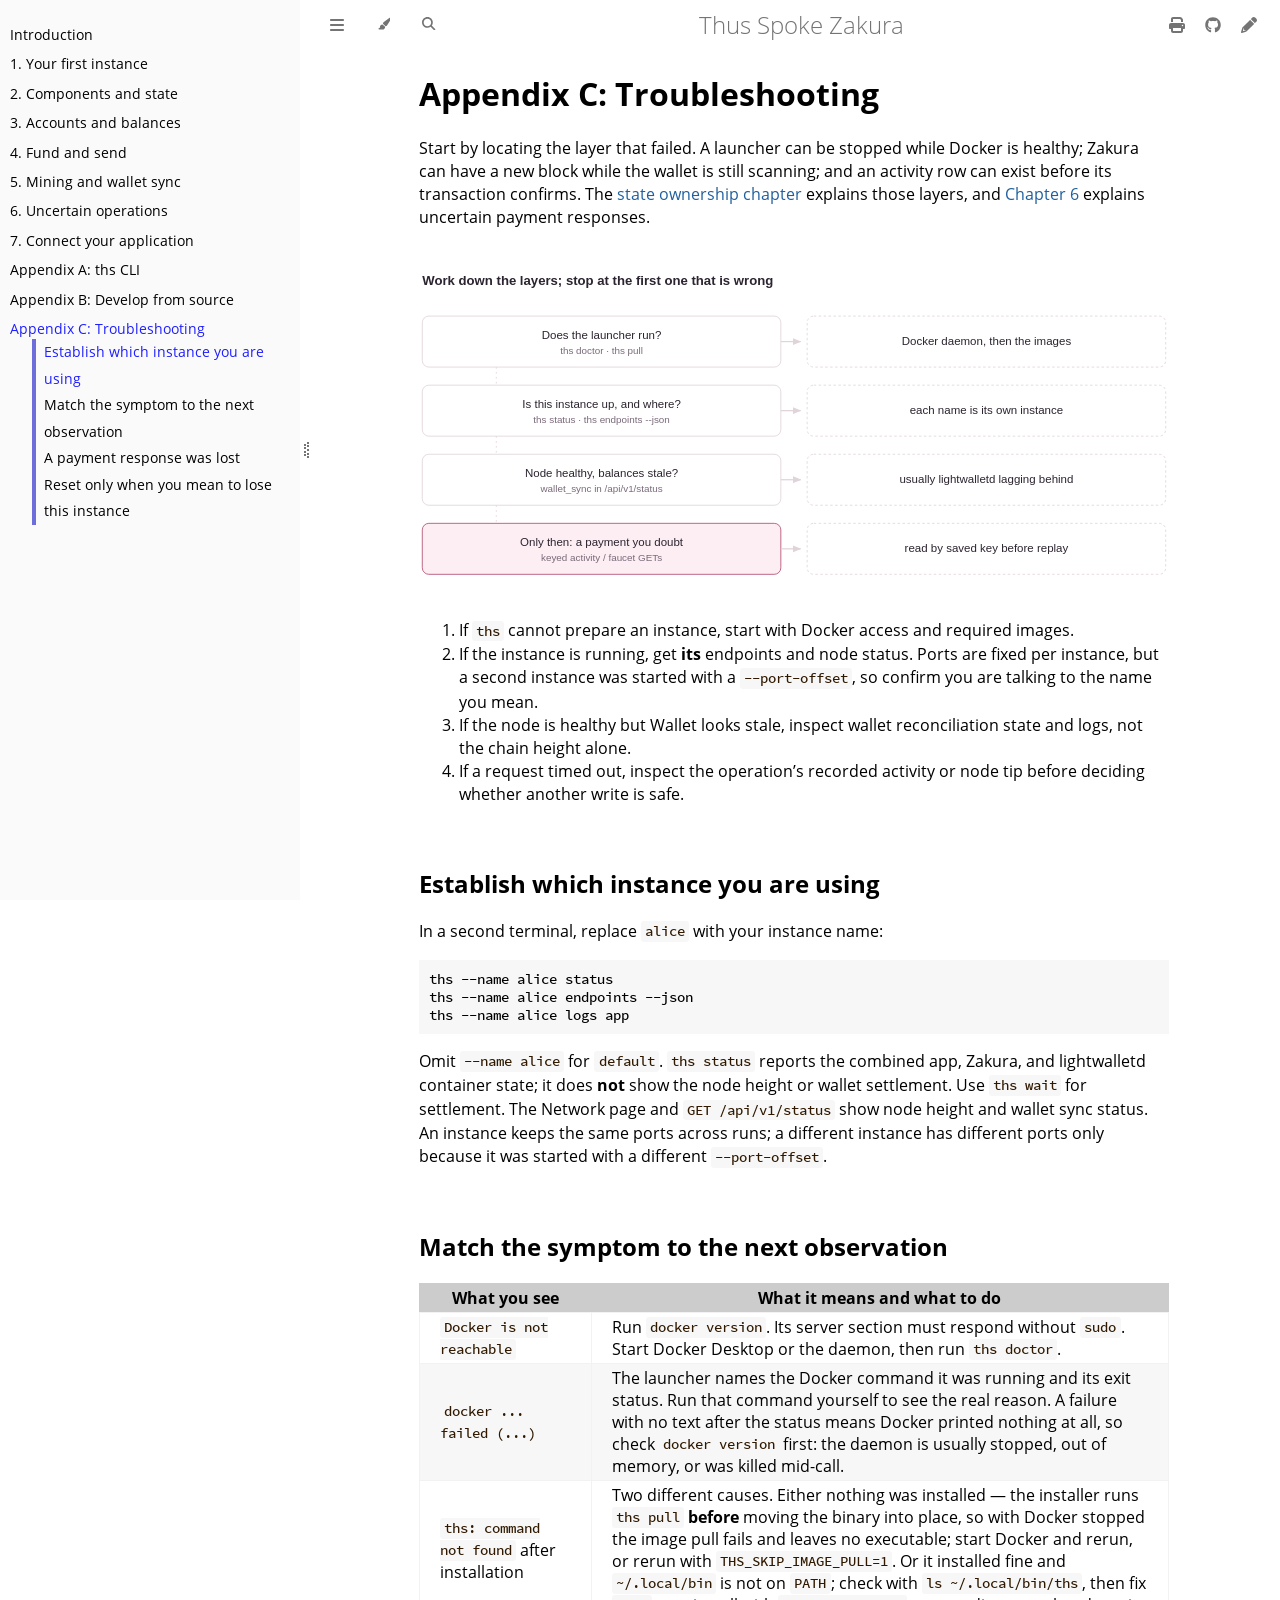
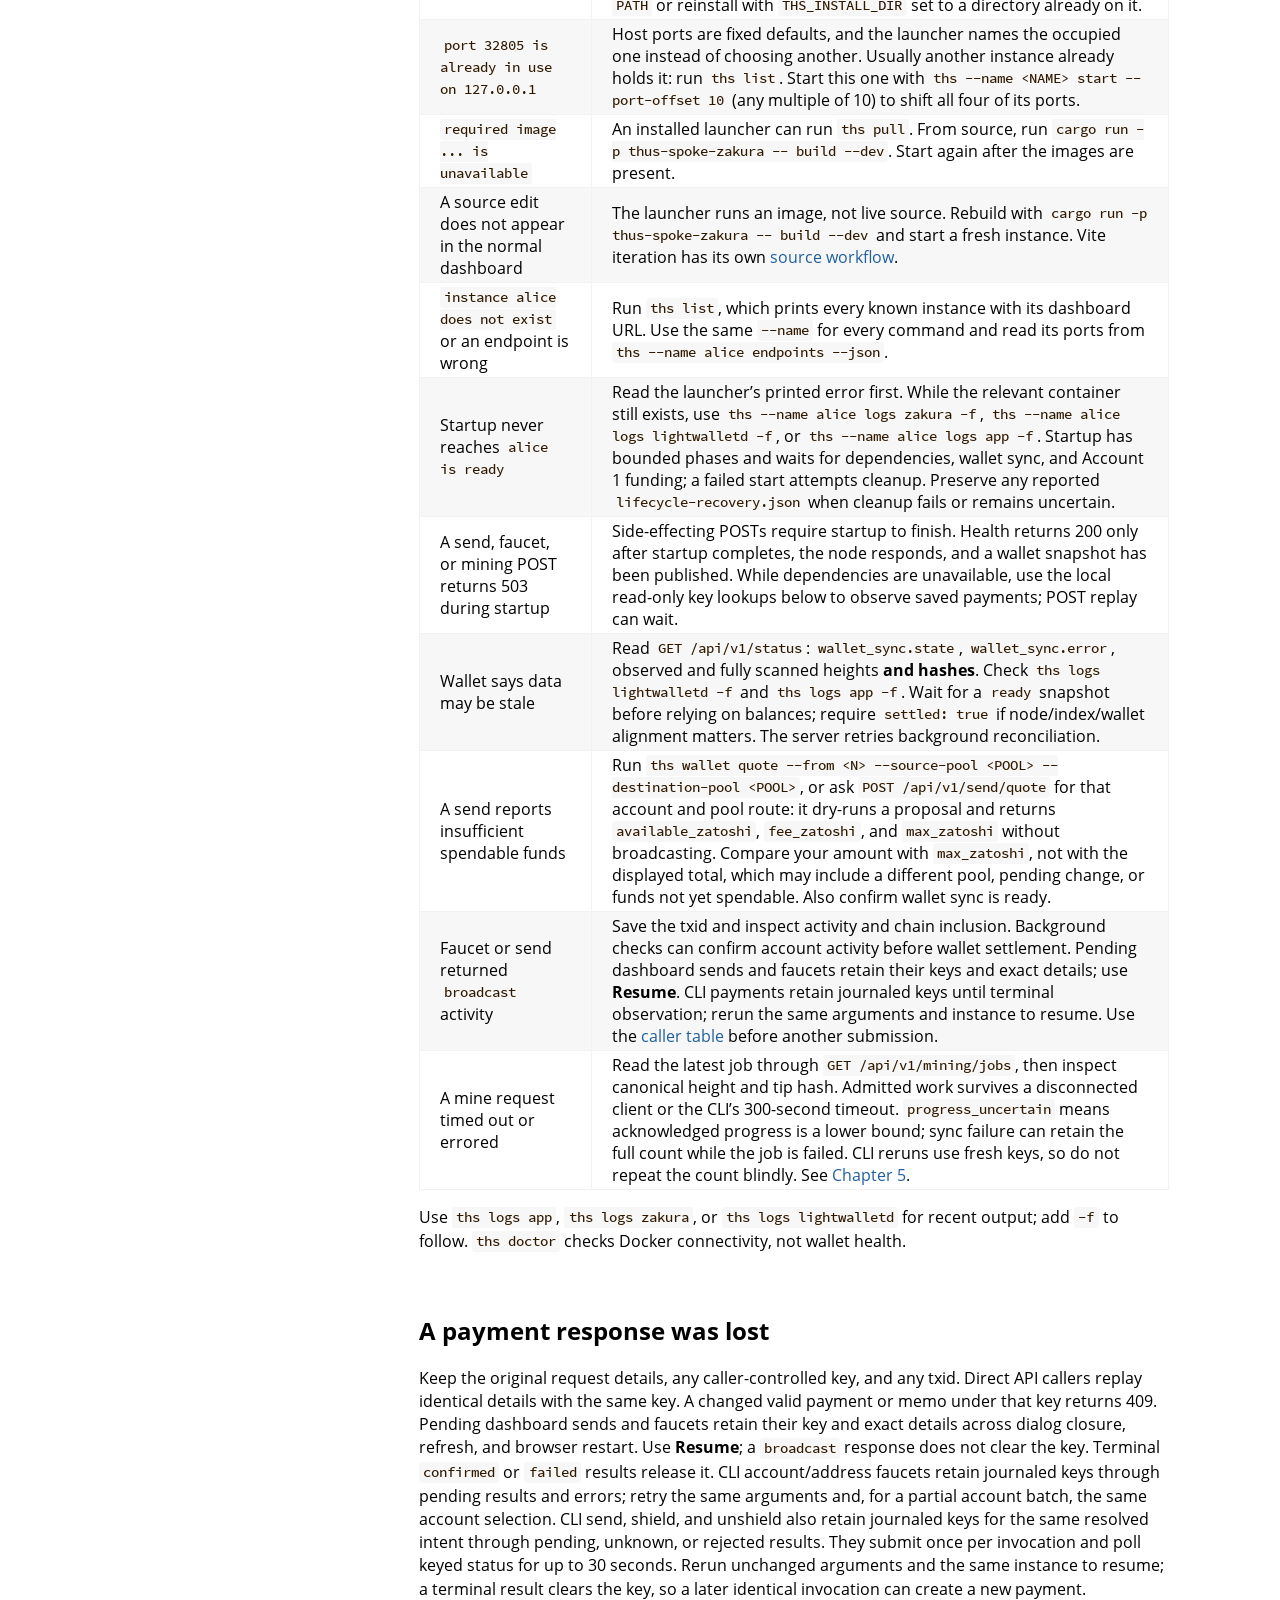
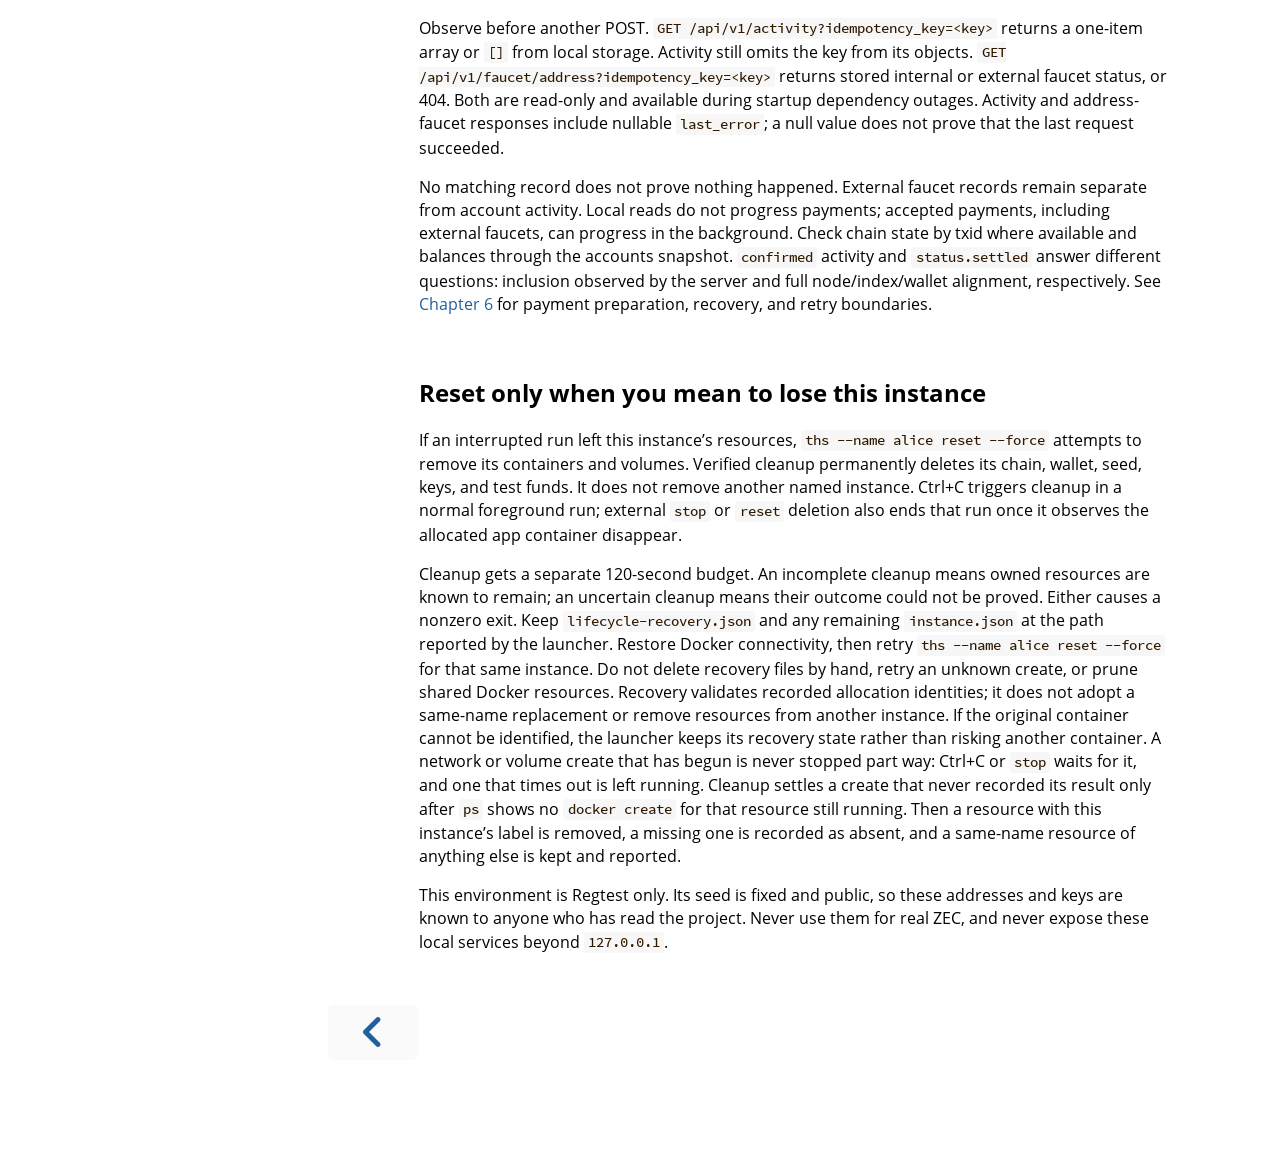
<file: troubleshooting.html>
<!DOCTYPE HTML>
<html lang="en" class="light sidebar-visible" dir="ltr">
    <head>
        <!-- Book generated using mdBook -->
        <meta charset="UTF-8">
        <title>Appendix C: Troubleshooting - Thus Spoke Zakura</title>


        <!-- Custom HTML head -->

        <meta name="description" content="A disposable Zcash Regtest network for local development.">
        <meta name="viewport" content="width=device-width, initial-scale=1">
        <meta name="theme-color" content="#ffffff">

        <link rel="icon" href="favicon-de23e50b.svg">
        <link rel="shortcut icon" href="favicon-8114d1fc.png">
        <link rel="stylesheet" href="css/variables-8adf115d.css">
        <link rel="stylesheet" href="css/general-2459343d.css">
        <link rel="stylesheet" href="css/chrome-ae938929.css">
        <link rel="stylesheet" href="css/print-9e4910d8.css" media="print">

        <!-- Fonts -->
        <link rel="stylesheet" href="fonts/fonts-9644e21d.css">

        <!-- Highlight.js Stylesheets -->
        <link rel="stylesheet" id="mdbook-highlight-css" href="highlight-493f70e1.css">
        <link rel="stylesheet" id="mdbook-tomorrow-night-css" href="tomorrow-night-4c0ae647.css">
        <link rel="stylesheet" id="mdbook-ayu-highlight-css" href="ayu-highlight-3fdfc3ac.css">

        <!-- Custom theme stylesheets -->
        <link rel="stylesheet" href="theme/figures-f9894ebb.css">


        <!-- Provide site root and default themes to javascript -->
        <script>
            const path_to_root = "";
            const default_light_theme = "light";
            const default_dark_theme = "navy";
            window.path_to_searchindex_js = "searchindex-5b2d4067.js";
        </script>
        <!-- Start loading toc.js asap -->
        <script src="toc-6a776a01.js"></script>
    </head>
    <body>
    <div id="mdbook-help-container">
        <div id="mdbook-help-popup">
            <h2 class="mdbook-help-title">Keyboard shortcuts</h2>
            <div>
                <p>Press <kbd>←</kbd> or <kbd>→</kbd> to navigate between chapters</p>
                <p>Press <kbd>S</kbd> or <kbd>/</kbd> to search in the book</p>
                <p>Press <kbd>?</kbd> to show this help</p>
                <p>Press <kbd>Esc</kbd> to hide this help</p>
            </div>
        </div>
    </div>
    <div id="mdbook-body-container">
        <!-- Work around some values being stored in localStorage wrapped in quotes -->
        <script>
            try {
                let theme = localStorage.getItem('mdbook-theme');
                let sidebar = localStorage.getItem('mdbook-sidebar');

                if (theme.startsWith('"') && theme.endsWith('"')) {
                    localStorage.setItem('mdbook-theme', theme.slice(1, theme.length - 1));
                }

                if (sidebar.startsWith('"') && sidebar.endsWith('"')) {
                    localStorage.setItem('mdbook-sidebar', sidebar.slice(1, sidebar.length - 1));
                }
            } catch (e) { }
        </script>

        <!-- Set the theme before any content is loaded, prevents flash -->
        <script>
            const default_theme = window.matchMedia("(prefers-color-scheme: dark)").matches ? default_dark_theme : default_light_theme;
            let theme;
            try { theme = localStorage.getItem('mdbook-theme'); } catch(e) { }
            if (theme === null || theme === undefined) { theme = default_theme; }
            const html = document.documentElement;
            html.classList.remove('light')
            html.classList.add(theme);
            html.classList.add("js");
        </script>

        <input type="checkbox" id="mdbook-sidebar-toggle-anchor" class="hidden">

        <!-- Hide / unhide sidebar before it is displayed -->
        <script>
            let sidebar = null;
            const sidebar_toggle = document.getElementById("mdbook-sidebar-toggle-anchor");
            if (document.body.clientWidth >= 1080) {
                try { sidebar = localStorage.getItem('mdbook-sidebar'); } catch(e) { }
                sidebar = sidebar || 'visible';
            } else {
                sidebar = 'hidden';
                sidebar_toggle.checked = false;
            }
            if (sidebar === 'visible') {
                sidebar_toggle.checked = true;
            } else {
                html.classList.remove('sidebar-visible');
            }
        </script>

        <nav id="mdbook-sidebar" class="sidebar" aria-label="Table of contents">
            <!-- populated by js -->
            <mdbook-sidebar-scrollbox class="sidebar-scrollbox"></mdbook-sidebar-scrollbox>
            <noscript>
                <iframe class="sidebar-iframe-outer" src="toc.html"></iframe>
            </noscript>
            <div id="mdbook-sidebar-resize-handle" class="sidebar-resize-handle">
                <div class="sidebar-resize-indicator"></div>
            </div>
        </nav>

        <div id="mdbook-page-wrapper" class="page-wrapper">

            <div class="page">
                <div id="mdbook-menu-bar-hover-placeholder"></div>
                <div id="mdbook-menu-bar" class="menu-bar sticky">
                    <div class="left-buttons">
                        <label id="mdbook-sidebar-toggle" class="icon-button" for="mdbook-sidebar-toggle-anchor" title="Toggle Table of Contents" aria-label="Toggle Table of Contents" aria-controls="mdbook-sidebar">
                            <span class=fa-svg><svg xmlns="http://www.w3.org/2000/svg" viewBox="0 0 448 512"><!--! Font Awesome Free 6.2.0 by @fontawesome - https://fontawesome.com License - https://fontawesome.com/license/free (Icons: CC BY 4.0, Fonts: SIL OFL 1.1, Code: MIT License) Copyright 2022 Fonticons, Inc. --><path d="M0 96C0 78.3 14.3 64 32 64H416c17.7 0 32 14.3 32 32s-14.3 32-32 32H32C14.3 128 0 113.7 0 96zM0 256c0-17.7 14.3-32 32-32H416c17.7 0 32 14.3 32 32s-14.3 32-32 32H32c-17.7 0-32-14.3-32-32zM448 416c0 17.7-14.3 32-32 32H32c-17.7 0-32-14.3-32-32s14.3-32 32-32H416c17.7 0 32 14.3 32 32z"/></svg></span>
                        </label>
                        <button id="mdbook-theme-toggle" class="icon-button" type="button" title="Change theme" aria-label="Change theme" aria-haspopup="true" aria-expanded="false" aria-controls="mdbook-theme-list">
                            <span class=fa-svg><svg xmlns="http://www.w3.org/2000/svg" viewBox="0 0 576 512"><!--! Font Awesome Free 6.2.0 by @fontawesome - https://fontawesome.com License - https://fontawesome.com/license/free (Icons: CC BY 4.0, Fonts: SIL OFL 1.1, Code: MIT License) Copyright 2022 Fonticons, Inc. --><path d="M371.3 367.1c27.3-3.9 51.9-19.4 67.2-42.9L600.2 74.1c12.6-19.5 9.4-45.3-7.6-61.2S549.7-4.4 531.1 9.6L294.4 187.2c-24 18-38.2 46.1-38.4 76.1L371.3 367.1zm-19.6 25.4l-116-104.4C175.9 290.3 128 339.6 128 400c0 3.9 .2 7.8 .6 11.6c1.8 17.5-10.2 36.4-27.8 36.4H96c-17.7 0-32 14.3-32 32s14.3 32 32 32H240c61.9 0 112-50.1 112-112c0-2.5-.1-5-.2-7.5z"/></svg></span>
                        </button>
                        <ul id="mdbook-theme-list" class="theme-popup" aria-label="Themes" role="menu">
                            <li role="none"><button role="menuitem" class="theme" id="mdbook-theme-default_theme">Auto</button></li>
                            <li role="none"><button role="menuitem" class="theme" id="mdbook-theme-light">Light</button></li>
                            <li role="none"><button role="menuitem" class="theme" id="mdbook-theme-rust">Rust</button></li>
                            <li role="none"><button role="menuitem" class="theme" id="mdbook-theme-coal">Coal</button></li>
                            <li role="none"><button role="menuitem" class="theme" id="mdbook-theme-navy">Navy</button></li>
                            <li role="none"><button role="menuitem" class="theme" id="mdbook-theme-ayu">Ayu</button></li>
                        </ul>
                        <button id="mdbook-search-toggle" class="icon-button" type="button" title="Search (`/`)" aria-label="Toggle Searchbar" aria-expanded="false" aria-keyshortcuts="/ s" aria-controls="mdbook-searchbar">
                            <span class=fa-svg><svg xmlns="http://www.w3.org/2000/svg" viewBox="0 0 512 512"><!--! Font Awesome Free 6.2.0 by @fontawesome - https://fontawesome.com License - https://fontawesome.com/license/free (Icons: CC BY 4.0, Fonts: SIL OFL 1.1, Code: MIT License) Copyright 2022 Fonticons, Inc. --><path d="M416 208c0 45.9-14.9 88.3-40 122.7L502.6 457.4c12.5 12.5 12.5 32.8 0 45.3s-32.8 12.5-45.3 0L330.7 376c-34.4 25.2-76.8 40-122.7 40C93.1 416 0 322.9 0 208S93.1 0 208 0S416 93.1 416 208zM208 352c79.5 0 144-64.5 144-144s-64.5-144-144-144S64 128.5 64 208s64.5 144 144 144z"/></svg></span>
                        </button>
                    </div>

                    <h1 class="menu-title">Thus Spoke Zakura</h1>

                    <div class="right-buttons">
                        <a href="print.html" title="Print this book" aria-label="Print this book">
                            <span class=fa-svg id="print-button"><svg xmlns="http://www.w3.org/2000/svg" viewBox="0 0 512 512"><!--! Font Awesome Free 6.2.0 by @fontawesome - https://fontawesome.com License - https://fontawesome.com/license/free (Icons: CC BY 4.0, Fonts: SIL OFL 1.1, Code: MIT License) Copyright 2022 Fonticons, Inc. --><path d="M128 0C92.7 0 64 28.7 64 64v96h64V64H354.7L384 93.3V160h64V93.3c0-17-6.7-33.3-18.7-45.3L400 18.7C388 6.7 371.7 0 354.7 0H128zM384 352v32 64H128V384 368 352H384zm64 32h32c17.7 0 32-14.3 32-32V256c0-35.3-28.7-64-64-64H64c-35.3 0-64 28.7-64 64v96c0 17.7 14.3 32 32 32H64v64c0 35.3 28.7 64 64 64H384c35.3 0 64-28.7 64-64V384zm-16-88c-13.3 0-24-10.7-24-24s10.7-24 24-24s24 10.7 24 24s-10.7 24-24 24z"/></svg></span>
                        </a>
                        <a href="https://github.com/zcashlabs/thus-spoke-zakura" title="Git repository" aria-label="Git repository">
                            <span class=fa-svg><svg xmlns="http://www.w3.org/2000/svg" viewBox="0 0 496 512"><!--! Font Awesome Free 6.2.0 by @fontawesome - https://fontawesome.com License - https://fontawesome.com/license/free (Icons: CC BY 4.0, Fonts: SIL OFL 1.1, Code: MIT License) Copyright 2022 Fonticons, Inc. --><path d="M165.9 397.4c0 2-2.3 3.6-5.2 3.6-3.3.3-5.6-1.3-5.6-3.6 0-2 2.3-3.6 5.2-3.6 3-.3 5.6 1.3 5.6 3.6zm-31.1-4.5c-.7 2 1.3 4.3 4.3 4.9 2.6 1 5.6 0 6.2-2s-1.3-4.3-4.3-5.2c-2.6-.7-5.5.3-6.2 2.3zm44.2-1.7c-2.9.7-4.9 2.6-4.6 4.9.3 2 2.9 3.3 5.9 2.6 2.9-.7 4.9-2.6 4.6-4.6-.3-1.9-3-3.2-5.9-2.9zM244.8 8C106.1 8 0 113.3 0 252c0 110.9 69.8 205.8 169.5 239.2 12.8 2.3 17.3-5.6 17.3-12.1 0-6.2-.3-40.4-.3-61.4 0 0-70 15-84.7-29.8 0 0-11.4-29.1-27.8-36.6 0 0-22.9-15.7 1.6-15.4 0 0 24.9 2 38.6 25.8 21.9 38.6 58.6 27.5 72.9 20.9 2.3-16 8.8-27.1 16-33.7-55.9-6.2-112.3-14.3-112.3-110.5 0-27.5 7.6-41.3 23.6-58.9-2.6-6.5-11.1-33.3 2.6-67.9 20.9-6.5 69 27 69 27 20-5.6 41.5-8.5 62.8-8.5s42.8 2.9 62.8 8.5c0 0 48.1-33.6 69-27 13.7 34.7 5.2 61.4 2.6 67.9 16 17.7 25.8 31.5 25.8 58.9 0 96.5-58.9 104.2-114.8 110.5 9.2 7.9 17 22.9 17 46.4 0 33.7-.3 75.4-.3 83.6 0 6.5 4.6 14.4 17.3 12.1C428.2 457.8 496 362.9 496 252 496 113.3 383.5 8 244.8 8zM97.2 352.9c-1.3 1-1 3.3.7 5.2 1.6 1.6 3.9 2.3 5.2 1 1.3-1 1-3.3-.7-5.2-1.6-1.6-3.9-2.3-5.2-1zm-10.8-8.1c-.7 1.3.3 2.9 2.3 3.9 1.6 1 3.6.7 4.3-.7.7-1.3-.3-2.9-2.3-3.9-2-.6-3.6-.3-4.3.7zm32.4 35.6c-1.6 1.3-1 4.3 1.3 6.2 2.3 2.3 5.2 2.6 6.5 1 1.3-1.3.7-4.3-1.3-6.2-2.2-2.3-5.2-2.6-6.5-1zm-11.4-14.7c-1.6 1-1.6 3.6 0 5.9 1.6 2.3 4.3 3.3 5.6 2.3 1.6-1.3 1.6-3.9 0-6.2-1.4-2.3-4-3.3-5.6-2z"/></svg></span>
                        </a>
                        <a href="https://github.com/zcashlabs/thus-spoke-zakura/edit/main/book/troubleshooting.md" title="Suggest an edit" aria-label="Suggest an edit" rel="edit">
                            <span class=fa-svg id="git-edit-button"><svg xmlns="http://www.w3.org/2000/svg" viewBox="0 0 512 512"><!--! Font Awesome Free 6.2.0 by @fontawesome - https://fontawesome.com License - https://fontawesome.com/license/free (Icons: CC BY 4.0, Fonts: SIL OFL 1.1, Code: MIT License) Copyright 2022 Fonticons, Inc. --><path d="M421.7 220.3l-11.3 11.3-22.6 22.6-205 205c-6.6 6.6-14.8 11.5-23.8 14.1L30.8 511c-8.4 2.5-17.5 .2-23.7-6.1S-1.5 489.7 1 481.2L38.7 353.1c2.6-9 7.5-17.2 14.1-23.8l205-205 22.6-22.6 11.3-11.3 33.9 33.9 62.1 62.1 33.9 33.9zM96 353.9l-9.3 9.3c-.9 .9-1.6 2.1-2 3.4l-25.3 86 86-25.3c1.3-.4 2.5-1.1 3.4-2l9.3-9.3H112c-8.8 0-16-7.2-16-16V353.9zM453.3 19.3l39.4 39.4c25 25 25 65.5 0 90.5l-14.5 14.5-22.6 22.6-11.3 11.3-33.9-33.9-62.1-62.1L314.3 67.7l11.3-11.3 22.6-22.6 14.5-14.5c25-25 65.5-25 90.5 0z"/></svg></span>
                        </a>

                    </div>
                </div>

                <div id="mdbook-search-wrapper" class="hidden">
                    <form id="mdbook-searchbar-outer" class="searchbar-outer">
                        <div class="search-wrapper">
                            <input type="search" id="mdbook-searchbar" name="searchbar" placeholder="Search this book ..." aria-controls="mdbook-searchresults-outer" aria-describedby="searchresults-header">
                            <div class="spinner-wrapper">
                                <span class=fa-svg id="fa-spin"><svg xmlns="http://www.w3.org/2000/svg" viewBox="0 0 512 512"><!--! Font Awesome Free 6.2.0 by @fontawesome - https://fontawesome.com License - https://fontawesome.com/license/free (Icons: CC BY 4.0, Fonts: SIL OFL 1.1, Code: MIT License) Copyright 2022 Fonticons, Inc. --><path d="M304 48c0-26.5-21.5-48-48-48s-48 21.5-48 48s21.5 48 48 48s48-21.5 48-48zm0 416c0-26.5-21.5-48-48-48s-48 21.5-48 48s21.5 48 48 48s48-21.5 48-48zM48 304c26.5 0 48-21.5 48-48s-21.5-48-48-48s-48 21.5-48 48s21.5 48 48 48zm464-48c0-26.5-21.5-48-48-48s-48 21.5-48 48s21.5 48 48 48s48-21.5 48-48zM142.9 437c18.7-18.7 18.7-49.1 0-67.9s-49.1-18.7-67.9 0s-18.7 49.1 0 67.9s49.1 18.7 67.9 0zm0-294.2c18.7-18.7 18.7-49.1 0-67.9S93.7 56.2 75 75s-18.7 49.1 0 67.9s49.1 18.7 67.9 0zM369.1 437c18.7 18.7 49.1 18.7 67.9 0s18.7-49.1 0-67.9s-49.1-18.7-67.9 0s-18.7 49.1 0 67.9z"/></svg></span>
                            </div>
                        </div>
                    </form>
                    <div id="mdbook-searchresults-outer" class="searchresults-outer hidden">
                        <div id="mdbook-searchresults-header" class="searchresults-header"></div>
                        <ul id="mdbook-searchresults">
                        </ul>
                    </div>
                </div>

                <!-- Apply ARIA attributes after the sidebar and the sidebar toggle button are added to the DOM -->
                <script>
                    document.getElementById('mdbook-sidebar-toggle').setAttribute('aria-expanded', sidebar === 'visible');
                    document.getElementById('mdbook-sidebar').setAttribute('aria-hidden', sidebar !== 'visible');
                    Array.from(document.querySelectorAll('#mdbook-sidebar a')).forEach(function(link) {
                        link.setAttribute('tabIndex', sidebar === 'visible' ? 0 : -1);
                    });
                </script>

                <div id="mdbook-content" class="content">
                    <main>
                        <h1 id="appendix-c-troubleshooting"><a class="header" href="#appendix-c-troubleshooting">Appendix C: Troubleshooting</a></h1>
<p>Start by locating the layer that failed. A launcher can be stopped while
Docker is healthy; Zakura can have a new block while the wallet is still
scanning; and an activity row can exist before its transaction confirms.
The <a href="architecture/overview.html">state ownership chapter</a> explains those
layers, and <a href="architecture/operations.html">Chapter 6</a> explains uncertain
payment responses.</p>
<p><img src="images/diagnose-state.svg" alt="Four triage steps: does the launcher run at all, is this instance up and where, is the node healthy but the wallet stale, and only then a payment you are unsure of."></p>
<ol>
<li>If <code>ths</code> cannot prepare an instance, start with Docker access and
required images.</li>
<li>If the instance is running, get <strong>its</strong> endpoints and node status.
Ports are fixed per instance, but a second instance was started with a
<code>--port-offset</code>, so confirm you are talking to the name you mean.</li>
<li>If the node is healthy but Wallet looks stale, inspect wallet
reconciliation state and logs, not the chain height alone.</li>
<li>If a request timed out, inspect the operation’s recorded activity or
node tip before deciding whether another write is safe.</li>
</ol>
<h2 id="establish-which-instance-you-are-using"><a class="header" href="#establish-which-instance-you-are-using">Establish which instance you are using</a></h2>
<p>In a second terminal, replace <code>alice</code> with your instance name:</p>
<pre><code class="language-console">ths --name alice status
ths --name alice endpoints --json
ths --name alice logs app
</code></pre>
<p>Omit <code>--name alice</code> for <code>default</code>. <code>ths status</code> reports the combined app,
Zakura, and lightwalletd container state; it does <strong>not</strong> show the node height
or wallet settlement. Use <code>ths wait</code> for settlement. The Network page and
<code>GET /api/v1/status</code> show node height and wallet sync status.
An instance keeps the same ports across runs; a different instance has
different ports only because it was started with a different
<code>--port-offset</code>.</p>
<h2 id="match-the-symptom-to-the-next-observation"><a class="header" href="#match-the-symptom-to-the-next-observation">Match the symptom to the next observation</a></h2>
<div class="table-wrapper">
<table>
<thead>
<tr><th>What you see</th><th>What it means and what to do</th></tr>
</thead>
<tbody>
<tr><td><code>Docker is not reachable</code></td><td>Run <code>docker version</code>. Its server section must respond without <code>sudo</code>. Start Docker Desktop or the daemon, then run <code>ths doctor</code>.</td></tr>
<tr><td><code>docker ... failed (...)</code></td><td>The launcher names the Docker command it was running and its exit status. Run that command yourself to see the real reason. A failure with no text after the status means Docker printed nothing at all, so check <code>docker version</code> first: the daemon is usually stopped, out of memory, or was killed mid-call.</td></tr>
<tr><td><code>ths: command not found</code> after installation</td><td>Two different causes. Either nothing was installed — the installer runs <code>ths pull</code> <strong>before</strong> moving the binary into place, so with Docker stopped the image pull fails and leaves no executable; start Docker and rerun, or rerun with <code>THS_SKIP_IMAGE_PULL=1</code>. Or it installed fine and <code>~/.local/bin</code> is not on <code>PATH</code>; check with <code>ls ~/.local/bin/ths</code>, then fix <code>PATH</code> or reinstall with <code>THS_INSTALL_DIR</code> set to a directory already on it.</td></tr>
<tr><td><code>port 32805 is already in use on 127.0.0.1</code></td><td>Host ports are fixed defaults, and the launcher names the occupied one instead of choosing another. Usually another instance already holds it: run <code>ths list</code>. Start this one with <code>ths --name &lt;NAME&gt; start --port-offset 10</code> (any multiple of 10) to shift all four of its ports.</td></tr>
<tr><td><code>required image ... is unavailable</code></td><td>An installed launcher can run <code>ths pull</code>. From source, run <code>cargo run -p thus-spoke-zakura -- build --dev</code>. Start again after the images are present.</td></tr>
<tr><td>A source edit does not appear in the normal dashboard</td><td>The launcher runs an image, not live source. Rebuild with <code>cargo run -p thus-spoke-zakura -- build --dev</code> and start a fresh instance. Vite iteration has its own <a href="development.html#iterate-on-the-frontend">source workflow</a>.</td></tr>
<tr><td><code>instance alice does not exist</code> or an endpoint is wrong</td><td>Run <code>ths list</code>, which prints every known instance with its dashboard URL. Use the same <code>--name</code> for every command and read its ports from <code>ths --name alice endpoints --json</code>.</td></tr>
<tr><td>Startup never reaches <code>alice is ready</code></td><td>Read the launcher’s printed error first. While the relevant container still exists, use <code>ths --name alice logs zakura -f</code>, <code>ths --name alice logs lightwalletd -f</code>, or <code>ths --name alice logs app -f</code>. Startup has bounded phases and waits for dependencies, wallet sync, and Account 1 funding; a failed start attempts cleanup. Preserve any reported <code>lifecycle-recovery.json</code> when cleanup fails or remains uncertain.</td></tr>
<tr><td>A send, faucet, or mining POST returns 503 during startup</td><td>Side-effecting POSTs require startup to finish. Health returns 200 only after startup completes, the node responds, and a wallet snapshot has been published. While dependencies are unavailable, use the local read-only key lookups below to observe saved payments; POST replay can wait.</td></tr>
<tr><td>Wallet says data may be stale</td><td>Read <code>GET /api/v1/status</code>: <code>wallet_sync.state</code>, <code>wallet_sync.error</code>, observed and fully scanned heights <strong>and hashes</strong>. Check <code>ths logs lightwalletd -f</code> and <code>ths logs app -f</code>. Wait for a <code>ready</code> snapshot before relying on balances; require <code>settled: true</code> if node/index/wallet alignment matters. The server retries background reconciliation.</td></tr>
<tr><td>A send reports insufficient spendable funds</td><td>Run <code>ths wallet quote --from &lt;N&gt; --source-pool &lt;POOL&gt; --destination-pool &lt;POOL&gt;</code>, or ask <code>POST /api/v1/send/quote</code> for that account and pool route: it dry-runs a proposal and returns <code>available_zatoshi</code>, <code>fee_zatoshi</code>, and <code>max_zatoshi</code> without broadcasting. Compare your amount with <code>max_zatoshi</code>, not with the displayed total, which may include a different pool, pending change, or funds not yet spendable. Also confirm wallet sync is ready.</td></tr>
<tr><td>Faucet or send returned <code>broadcast</code> activity</td><td>Save the txid and inspect activity and chain inclusion. Background checks can confirm account activity before wallet settlement. Pending dashboard sends and faucets retain their keys and exact details; use <strong>Resume</strong>. CLI payments retain journaled keys until terminal observation; rerun the same arguments and instance to resume. Use the <a href="architecture/operations.html#which-caller-are-you-retrying">caller table</a> before another submission.</td></tr>
<tr><td>A mine request timed out or errored</td><td>Read the latest job through <code>GET /api/v1/mining/jobs</code>, then inspect canonical height and tip hash. Admitted work survives a disconnected client or the CLI’s 300-second timeout. <code>progress_uncertain</code> means acknowledged progress is a lower bound; sync failure can retain the full count while the job is failed. CLI reruns use fresh keys, so do not repeat the count blindly. See <a href="mining-and-sync.html#follow-mining-progress-in-the-dashboard">Chapter 5</a>.</td></tr>
</tbody>
</table>
</div>
<p>Use <code>ths logs app</code>, <code>ths logs zakura</code>, or <code>ths logs lightwalletd</code>
for recent output; add <code>-f</code> to follow. <code>ths doctor</code> checks Docker
connectivity, not wallet health.</p>
<h2 id="a-payment-response-was-lost"><a class="header" href="#a-payment-response-was-lost">A payment response was lost</a></h2>
<p>Keep the original request details, any caller-controlled key, and any txid.
Direct API callers replay identical details with the same key. A changed valid
payment or memo under that key returns 409. Pending dashboard sends and
faucets retain their key and exact details across dialog closure, refresh,
and browser restart. Use <strong>Resume</strong>; a <code>broadcast</code> response does not clear the
key. Terminal <code>confirmed</code> or <code>failed</code> results release it. CLI account/address
faucets retain journaled keys through pending results and errors; retry the
same arguments and, for a partial account batch, the same account selection.
CLI send, shield, and unshield also retain journaled keys for the same resolved
intent through pending, unknown, or rejected results. They submit once per
invocation and poll keyed status for up to 30 seconds. Rerun unchanged arguments
and the same instance to resume; a terminal result clears the key, so a later
identical invocation can create a new payment.</p>
<p>Observe before another POST. <code>GET /api/v1/activity?idempotency_key=&lt;key&gt;</code>
returns a one-item array or <code>[]</code> from local storage. Activity still omits the
key from its objects. <code>GET /api/v1/faucet/address?idempotency_key=&lt;key&gt;</code> returns
stored internal or external faucet status, or 404. Both are read-only and
available during startup dependency outages. Activity and address-faucet
responses include nullable <code>last_error</code>; a null value does not prove that the
last request succeeded.</p>
<p>No matching record does not prove nothing happened. External faucet records
remain separate from account activity. Local reads do not progress payments;
accepted payments, including external faucets, can progress in the background.
Check chain state by txid where available and balances through the accounts
snapshot.
<code>confirmed</code> activity and <code>status.settled</code> answer different questions: inclusion
observed by the server and full node/index/wallet alignment, respectively.
See <a href="architecture/operations.html#decide-what-to-do-after-a-lost-response">Chapter 6</a>
for payment preparation, recovery, and retry boundaries.</p>
<h2 id="reset-only-when-you-mean-to-lose-this-instance"><a class="header" href="#reset-only-when-you-mean-to-lose-this-instance">Reset only when you mean to lose this instance</a></h2>
<p>If an interrupted run left this instance’s resources, <code>ths --name alice reset --force</code> attempts to remove its containers and volumes. Verified
cleanup permanently deletes its chain, wallet, seed, keys, and test funds.
It does not remove another named instance. Ctrl+C triggers cleanup in a
normal foreground run; external <code>stop</code> or <code>reset</code> deletion also ends that
run once it observes the allocated app container disappear.</p>
<p>Cleanup gets a separate 120-second budget. An incomplete cleanup means owned
resources are known to remain; an uncertain cleanup means their outcome could
not be proved. Either causes a nonzero exit. Keep <code>lifecycle-recovery.json</code>
and any remaining <code>instance.json</code> at the path reported by the launcher.
Restore Docker connectivity, then retry <code>ths --name alice reset --force</code>
for that same instance. Do not delete recovery files by hand, retry an
unknown create, or prune shared Docker resources. Recovery validates recorded
allocation identities; it does not adopt a same-name replacement or remove
resources from another instance. If the original container cannot be identified,
the launcher keeps its recovery state rather than risking another container.
A network or volume create that has begun is never stopped part way: Ctrl+C
or <code>stop</code> waits for it, and one that times out is left running. Cleanup
settles a create that never recorded its result only after <code>ps</code> shows no
<code>docker create</code> for that resource still running. Then a resource with this instance’s
label is removed, a missing one is recorded as absent, and a same-name
resource of anything else is kept and reported.</p>
<p>This environment is Regtest only. Its seed is fixed and public, so these
addresses and keys are known to anyone who has read the project. Never use
them for real ZEC, and never expose these local services beyond
<code>127.0.0.1</code>.</p>

                    </main>

                    <nav class="nav-wrapper" aria-label="Page navigation">
                        <!-- Mobile navigation buttons -->
                            <a rel="prev" href="development.html" class="mobile-nav-chapters previous" title="Previous chapter" aria-label="Previous chapter" aria-keyshortcuts="Left">
                                <span class=fa-svg><svg xmlns="http://www.w3.org/2000/svg" viewBox="0 0 320 512"><!--! Font Awesome Free 6.2.0 by @fontawesome - https://fontawesome.com License - https://fontawesome.com/license/free (Icons: CC BY 4.0, Fonts: SIL OFL 1.1, Code: MIT License) Copyright 2022 Fonticons, Inc. --><path d="M41.4 233.4c-12.5 12.5-12.5 32.8 0 45.3l160 160c12.5 12.5 32.8 12.5 45.3 0s12.5-32.8 0-45.3L109.3 256 246.6 118.6c12.5-12.5 12.5-32.8 0-45.3s-32.8-12.5-45.3 0l-160 160z"/></svg></span>
                            </a>


                        <div style="clear: both"></div>
                    </nav>
                </div>
            </div>

            <nav class="nav-wide-wrapper" aria-label="Page navigation">
                    <a rel="prev" href="development.html" class="nav-chapters previous" title="Previous chapter" aria-label="Previous chapter" aria-keyshortcuts="Left">
                        <span class=fa-svg><svg xmlns="http://www.w3.org/2000/svg" viewBox="0 0 320 512"><!--! Font Awesome Free 6.2.0 by @fontawesome - https://fontawesome.com License - https://fontawesome.com/license/free (Icons: CC BY 4.0, Fonts: SIL OFL 1.1, Code: MIT License) Copyright 2022 Fonticons, Inc. --><path d="M41.4 233.4c-12.5 12.5-12.5 32.8 0 45.3l160 160c12.5 12.5 32.8 12.5 45.3 0s12.5-32.8 0-45.3L109.3 256 246.6 118.6c12.5-12.5 12.5-32.8 0-45.3s-32.8-12.5-45.3 0l-160 160z"/></svg></span>
                    </a>

            </nav>

        </div>

        <template id=fa-eye><span class=fa-svg><svg xmlns="http://www.w3.org/2000/svg" viewBox="0 0 576 512"><!--! Font Awesome Free 6.2.0 by @fontawesome - https://fontawesome.com License - https://fontawesome.com/license/free (Icons: CC BY 4.0, Fonts: SIL OFL 1.1, Code: MIT License) Copyright 2022 Fonticons, Inc. --><path d="M288 32c-80.8 0-145.5 36.8-192.6 80.6C48.6 156 17.3 208 2.5 243.7c-3.3 7.9-3.3 16.7 0 24.6C17.3 304 48.6 356 95.4 399.4C142.5 443.2 207.2 480 288 480s145.5-36.8 192.6-80.6c46.8-43.5 78.1-95.4 93-131.1c3.3-7.9 3.3-16.7 0-24.6c-14.9-35.7-46.2-87.7-93-131.1C433.5 68.8 368.8 32 288 32zM432 256c0 79.5-64.5 144-144 144s-144-64.5-144-144s64.5-144 144-144s144 64.5 144 144zM288 192c0 35.3-28.7 64-64 64c-11.5 0-22.3-3-31.6-8.4c-.2 2.8-.4 5.5-.4 8.4c0 53 43 96 96 96s96-43 96-96s-43-96-96-96c-2.8 0-5.6 .1-8.4 .4c5.3 9.3 8.4 20.1 8.4 31.6z"/></svg></span></template>
        <template id=fa-eye-slash><span class=fa-svg><svg xmlns="http://www.w3.org/2000/svg" viewBox="0 0 640 512"><!--! Font Awesome Free 6.2.0 by @fontawesome - https://fontawesome.com License - https://fontawesome.com/license/free (Icons: CC BY 4.0, Fonts: SIL OFL 1.1, Code: MIT License) Copyright 2022 Fonticons, Inc. --><path d="M38.8 5.1C28.4-3.1 13.3-1.2 5.1 9.2S-1.2 34.7 9.2 42.9l592 464c10.4 8.2 25.5 6.3 33.7-4.1s6.3-25.5-4.1-33.7L525.6 386.7c39.6-40.6 66.4-86.1 79.9-118.4c3.3-7.9 3.3-16.7 0-24.6c-14.9-35.7-46.2-87.7-93-131.1C465.5 68.8 400.8 32 320 32c-68.2 0-125 26.3-169.3 60.8L38.8 5.1zM223.1 149.5C248.6 126.2 282.7 112 320 112c79.5 0 144 64.5 144 144c0 24.9-6.3 48.3-17.4 68.7L408 294.5c5.2-11.8 8-24.8 8-38.5c0-53-43-96-96-96c-2.8 0-5.6 .1-8.4 .4c5.3 9.3 8.4 20.1 8.4 31.6c0 10.2-2.4 19.8-6.6 28.3l-90.3-70.8zm223.1 298L373 389.9c-16.4 6.5-34.3 10.1-53 10.1c-79.5 0-144-64.5-144-144c0-6.9 .5-13.6 1.4-20.2L83.1 161.5C60.3 191.2 44 220.8 34.5 243.7c-3.3 7.9-3.3 16.7 0 24.6c14.9 35.7 46.2 87.7 93 131.1C174.5 443.2 239.2 480 320 480c47.8 0 89.9-12.9 126.2-32.5z"/></svg></span></template>
        <template id=fa-copy><span class=fa-svg><svg xmlns="http://www.w3.org/2000/svg" viewBox="0 0 512 512"><!--! Font Awesome Free 6.2.0 by @fontawesome - https://fontawesome.com License - https://fontawesome.com/license/free (Icons: CC BY 4.0, Fonts: SIL OFL 1.1, Code: MIT License) Copyright 2022 Fonticons, Inc. --><path d="M502.6 70.63l-61.25-61.25C435.4 3.371 427.2 0 418.7 0H255.1c-35.35 0-64 28.66-64 64l.0195 256C192 355.4 220.7 384 256 384h192c35.2 0 64-28.8 64-64V93.25C512 84.77 508.6 76.63 502.6 70.63zM464 320c0 8.836-7.164 16-16 16H255.1c-8.838 0-16-7.164-16-16L239.1 64.13c0-8.836 7.164-16 16-16h128L384 96c0 17.67 14.33 32 32 32h47.1V320zM272 448c0 8.836-7.164 16-16 16H63.1c-8.838 0-16-7.164-16-16L47.98 192.1c0-8.836 7.164-16 16-16H160V128H63.99c-35.35 0-64 28.65-64 64l.0098 256C.002 483.3 28.66 512 64 512h192c35.2 0 64-28.8 64-64v-32h-47.1L272 448z"/></svg></span></template>
        <template id=fa-play><span class=fa-svg><svg xmlns="http://www.w3.org/2000/svg" viewBox="0 0 384 512"><!--! Font Awesome Free 6.2.0 by @fontawesome - https://fontawesome.com License - https://fontawesome.com/license/free (Icons: CC BY 4.0, Fonts: SIL OFL 1.1, Code: MIT License) Copyright 2022 Fonticons, Inc. --><path d="M73 39c-14.8-9.1-33.4-9.4-48.5-.9S0 62.6 0 80V432c0 17.4 9.4 33.4 24.5 41.9s33.7 8.1 48.5-.9L361 297c14.3-8.7 23-24.2 23-41s-8.7-32.2-23-41L73 39z"/></svg></span></template>
        <template id=fa-clock-rotate-left><span class=fa-svg><svg xmlns="http://www.w3.org/2000/svg" viewBox="0 0 512 512"><!--! Font Awesome Free 6.2.0 by @fontawesome - https://fontawesome.com License - https://fontawesome.com/license/free (Icons: CC BY 4.0, Fonts: SIL OFL 1.1, Code: MIT License) Copyright 2022 Fonticons, Inc. --><path d="M75 75L41 41C25.9 25.9 0 36.6 0 57.9V168c0 13.3 10.7 24 24 24H134.1c21.4 0 32.1-25.9 17-41l-30.8-30.8C155 85.5 203 64 256 64c106 0 192 86 192 192s-86 192-192 192c-40.8 0-78.6-12.7-109.7-34.4c-14.5-10.1-34.4-6.6-44.6 7.9s-6.6 34.4 7.9 44.6C151.2 495 201.7 512 256 512c141.4 0 256-114.6 256-256S397.4 0 256 0C185.3 0 121.3 28.7 75 75zm181 53c-13.3 0-24 10.7-24 24V256c0 6.4 2.5 12.5 7 17l72 72c9.4 9.4 24.6 9.4 33.9 0s9.4-24.6 0-33.9l-65-65V152c0-13.3-10.7-24-24-24z"/></svg></span></template>



        <script>
            window.playground_copyable = true;
        </script>


        <script src="elasticlunr-ef4e11c1.min.js"></script>
        <script src="mark-09e88c2c.min.js"></script>
        <script src="searcher-c2a407aa.js"></script>

        <script src="clipboard-1626706a.min.js"></script>
        <script src="highlight-abc7f01d.js"></script>
        <script src="book-a0b12cfe.js"></script>

        <!-- Custom JS scripts -->



    </div>
    </body>
</html>
</file>
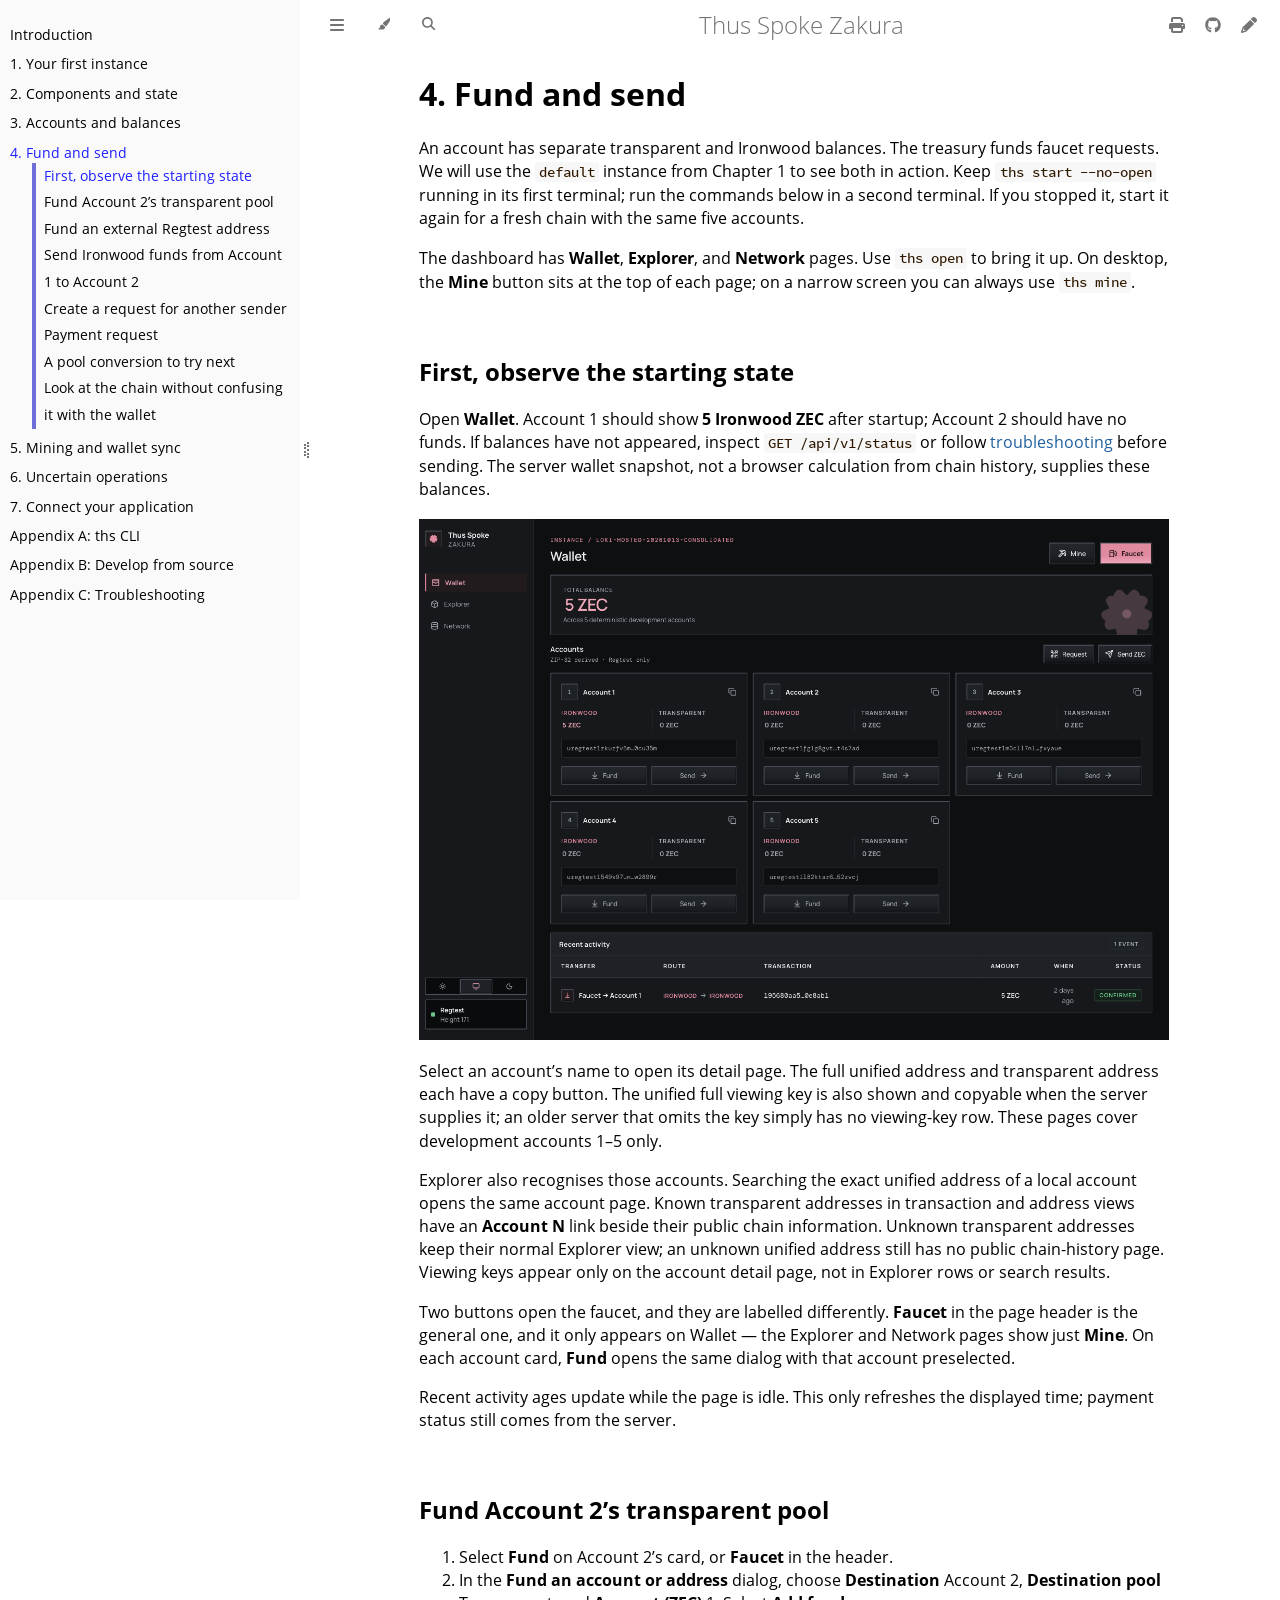
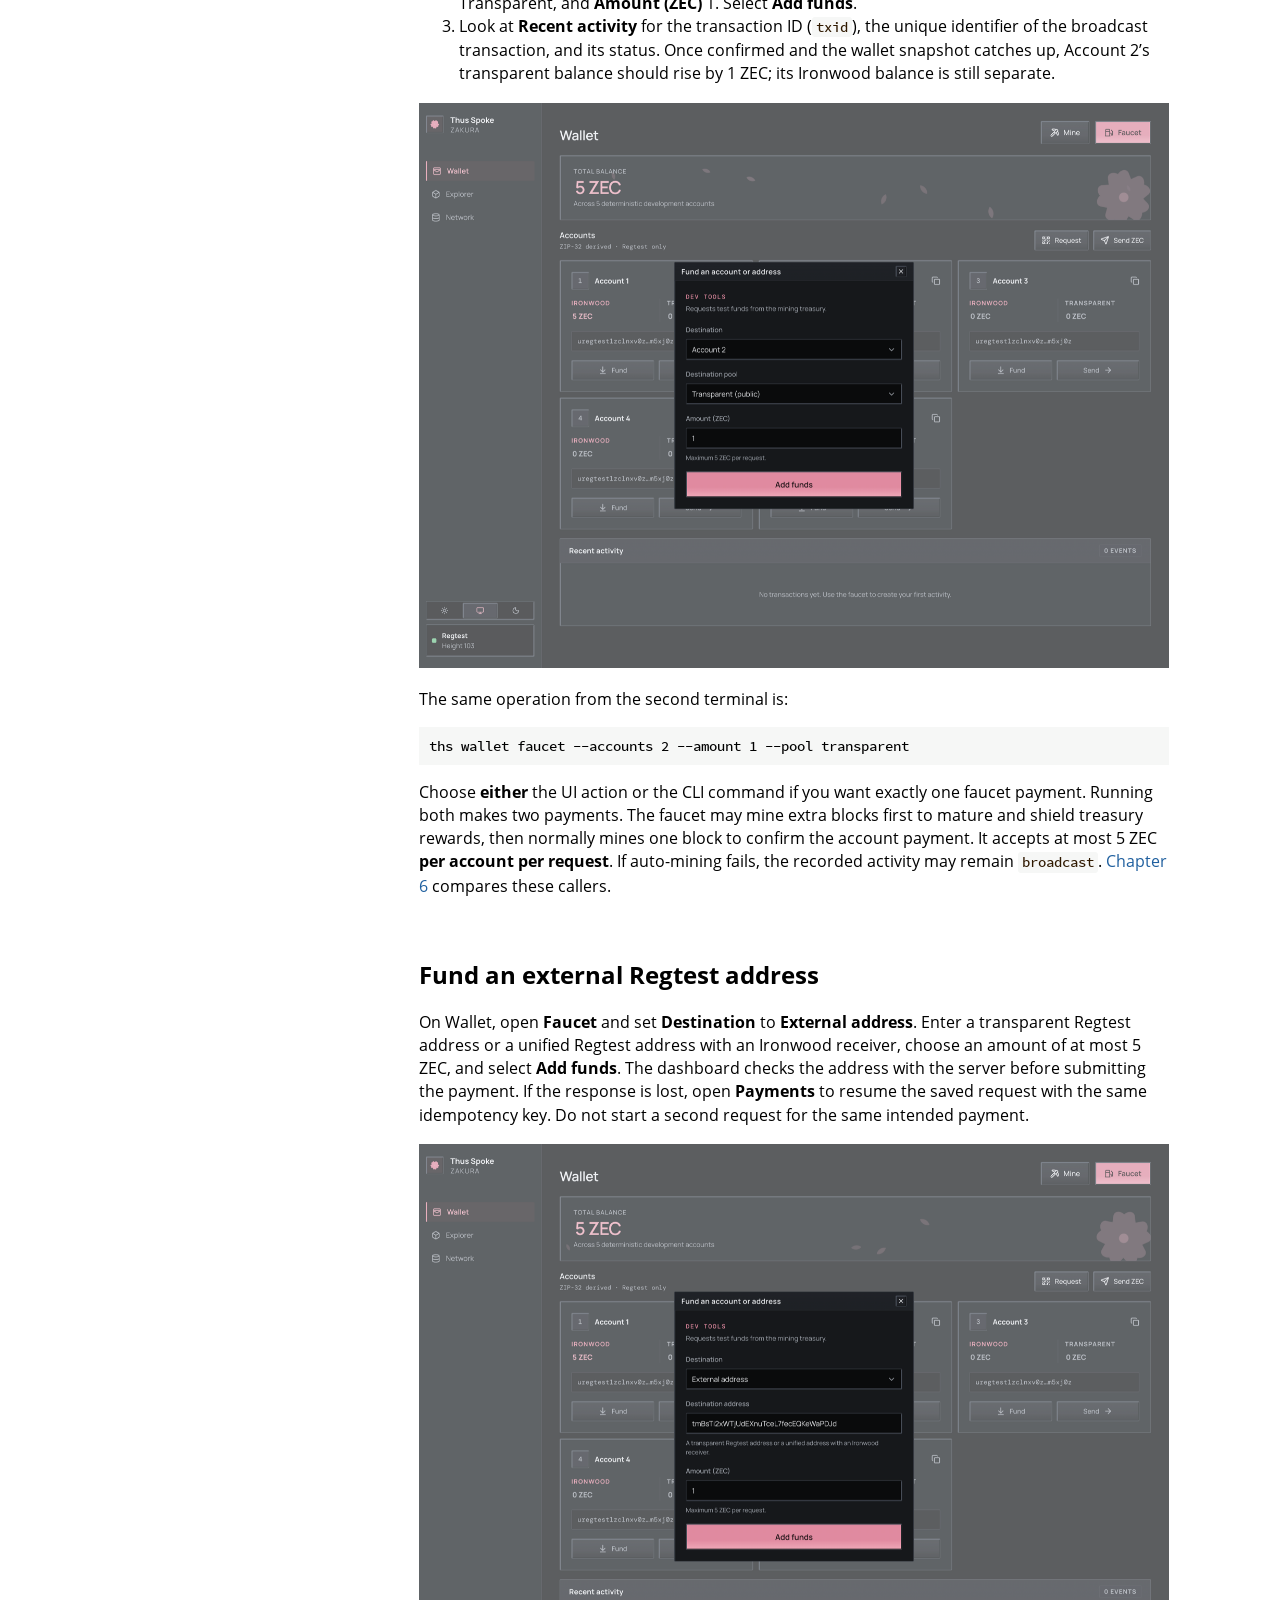
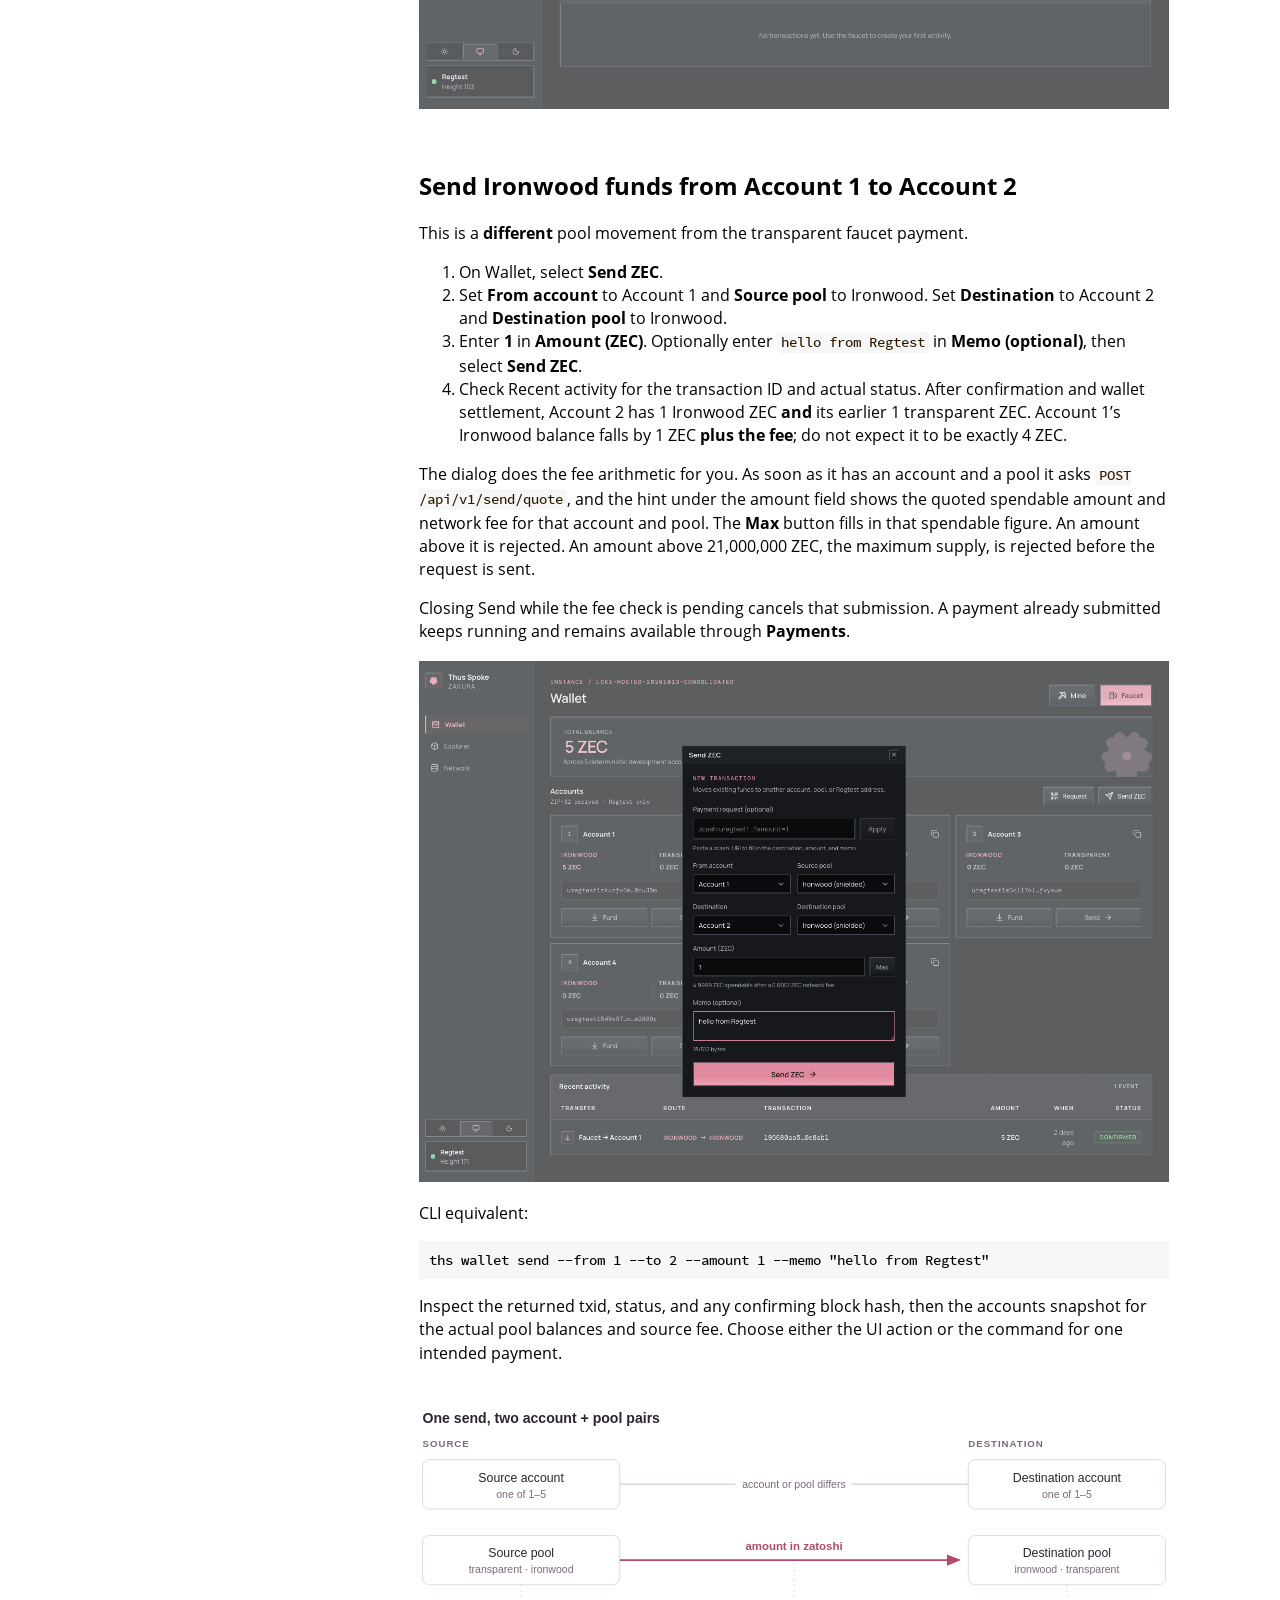
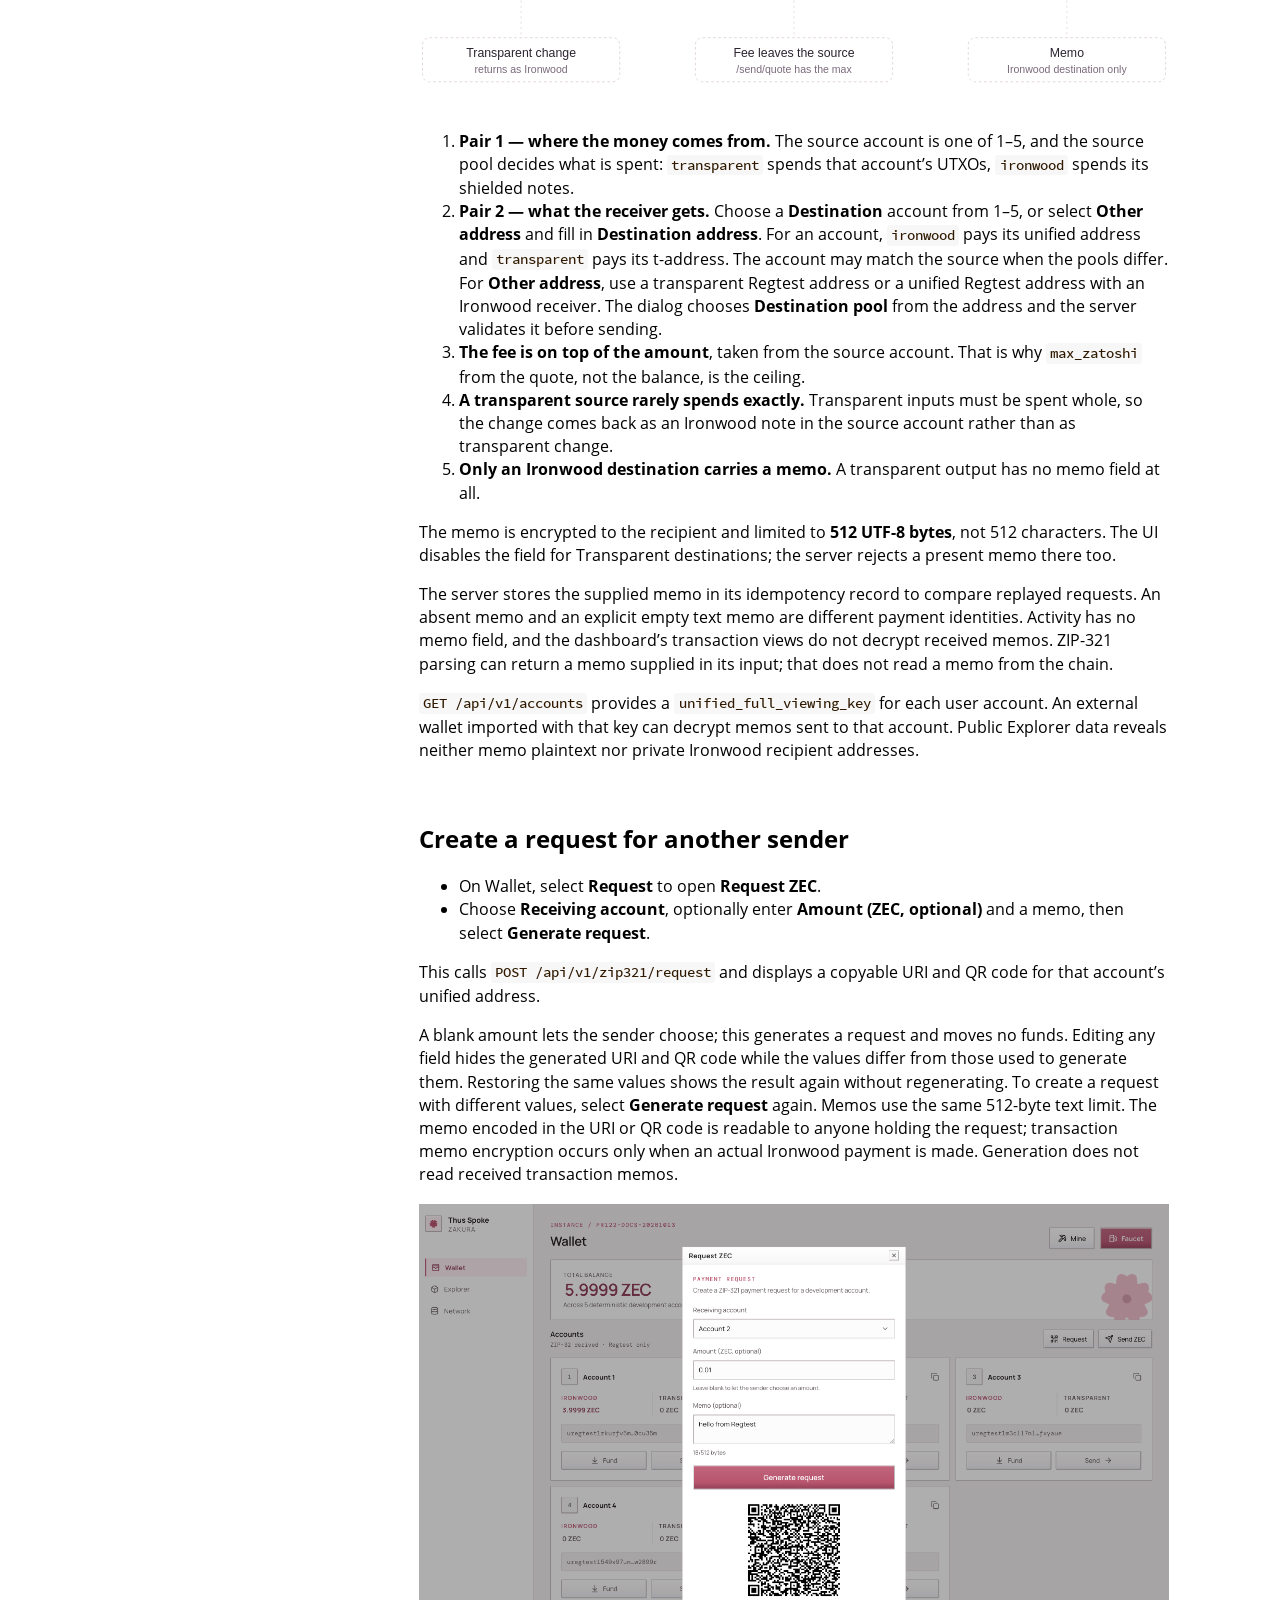
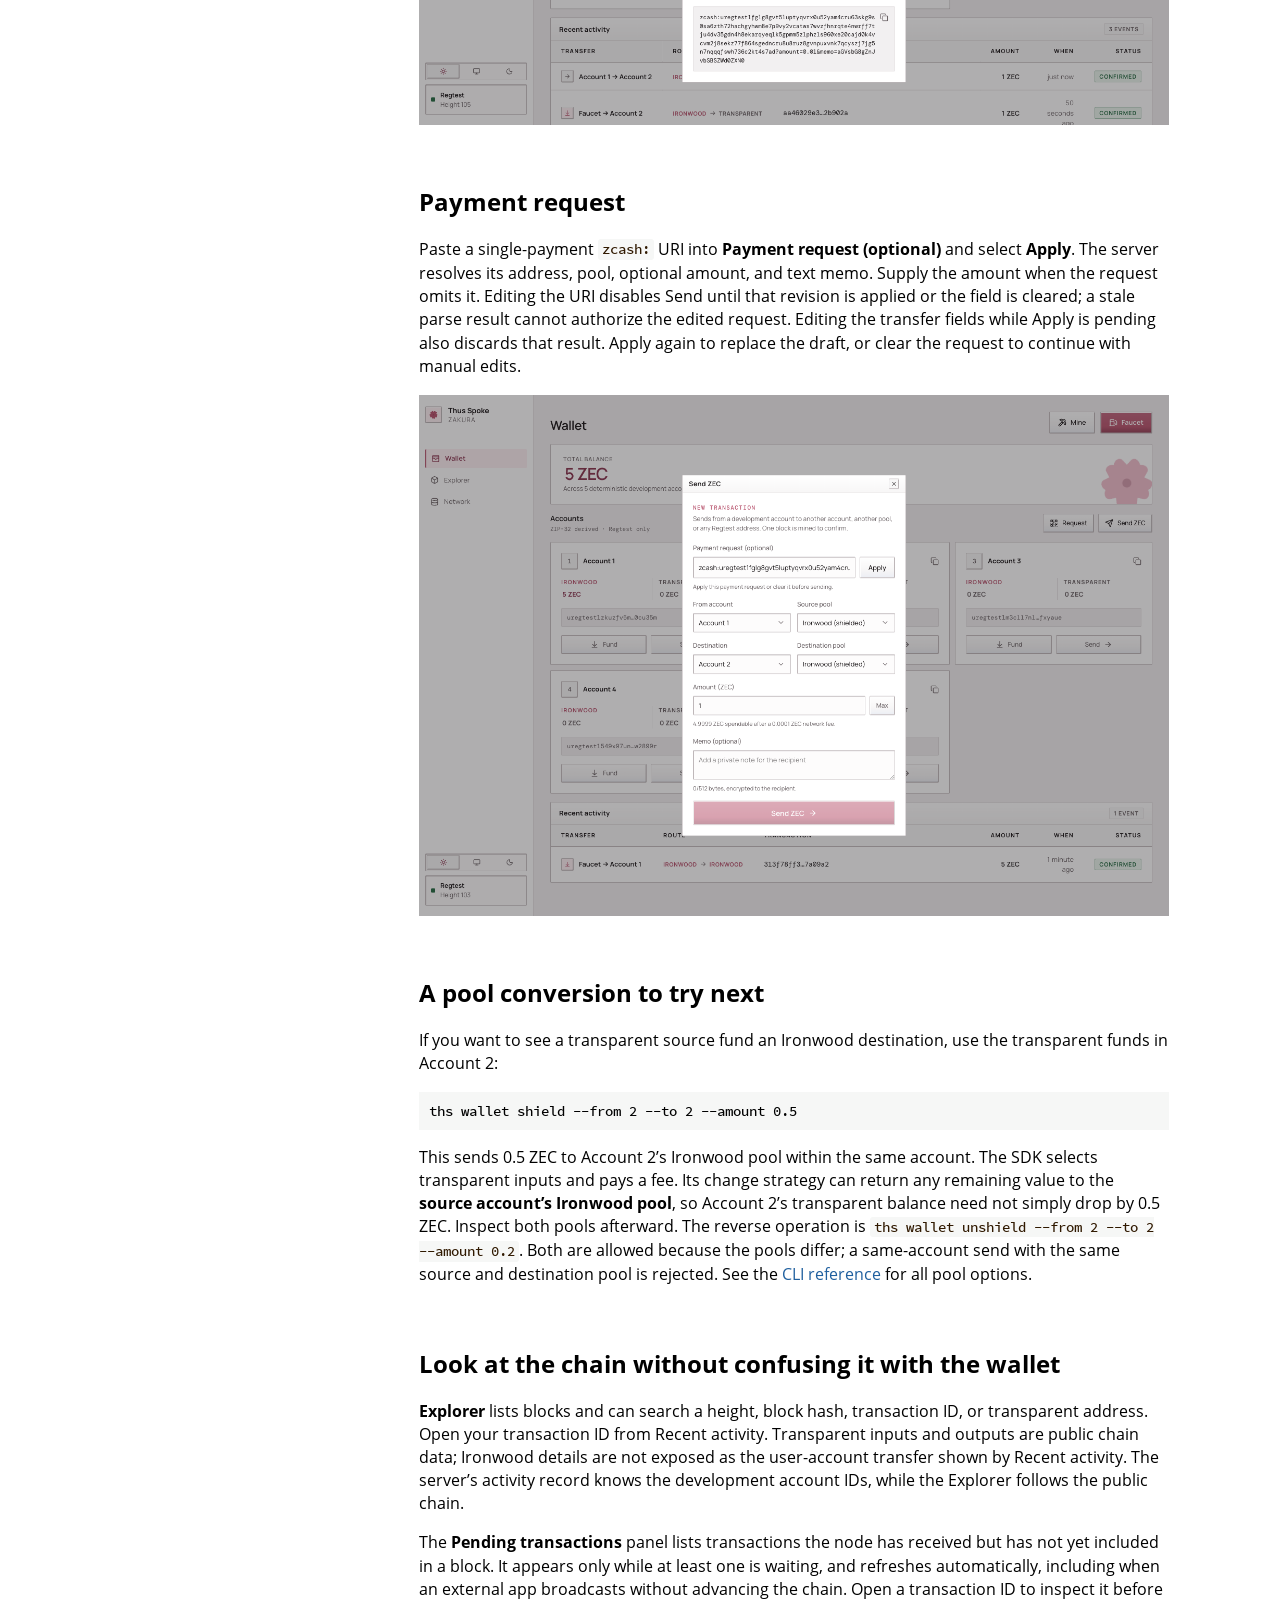
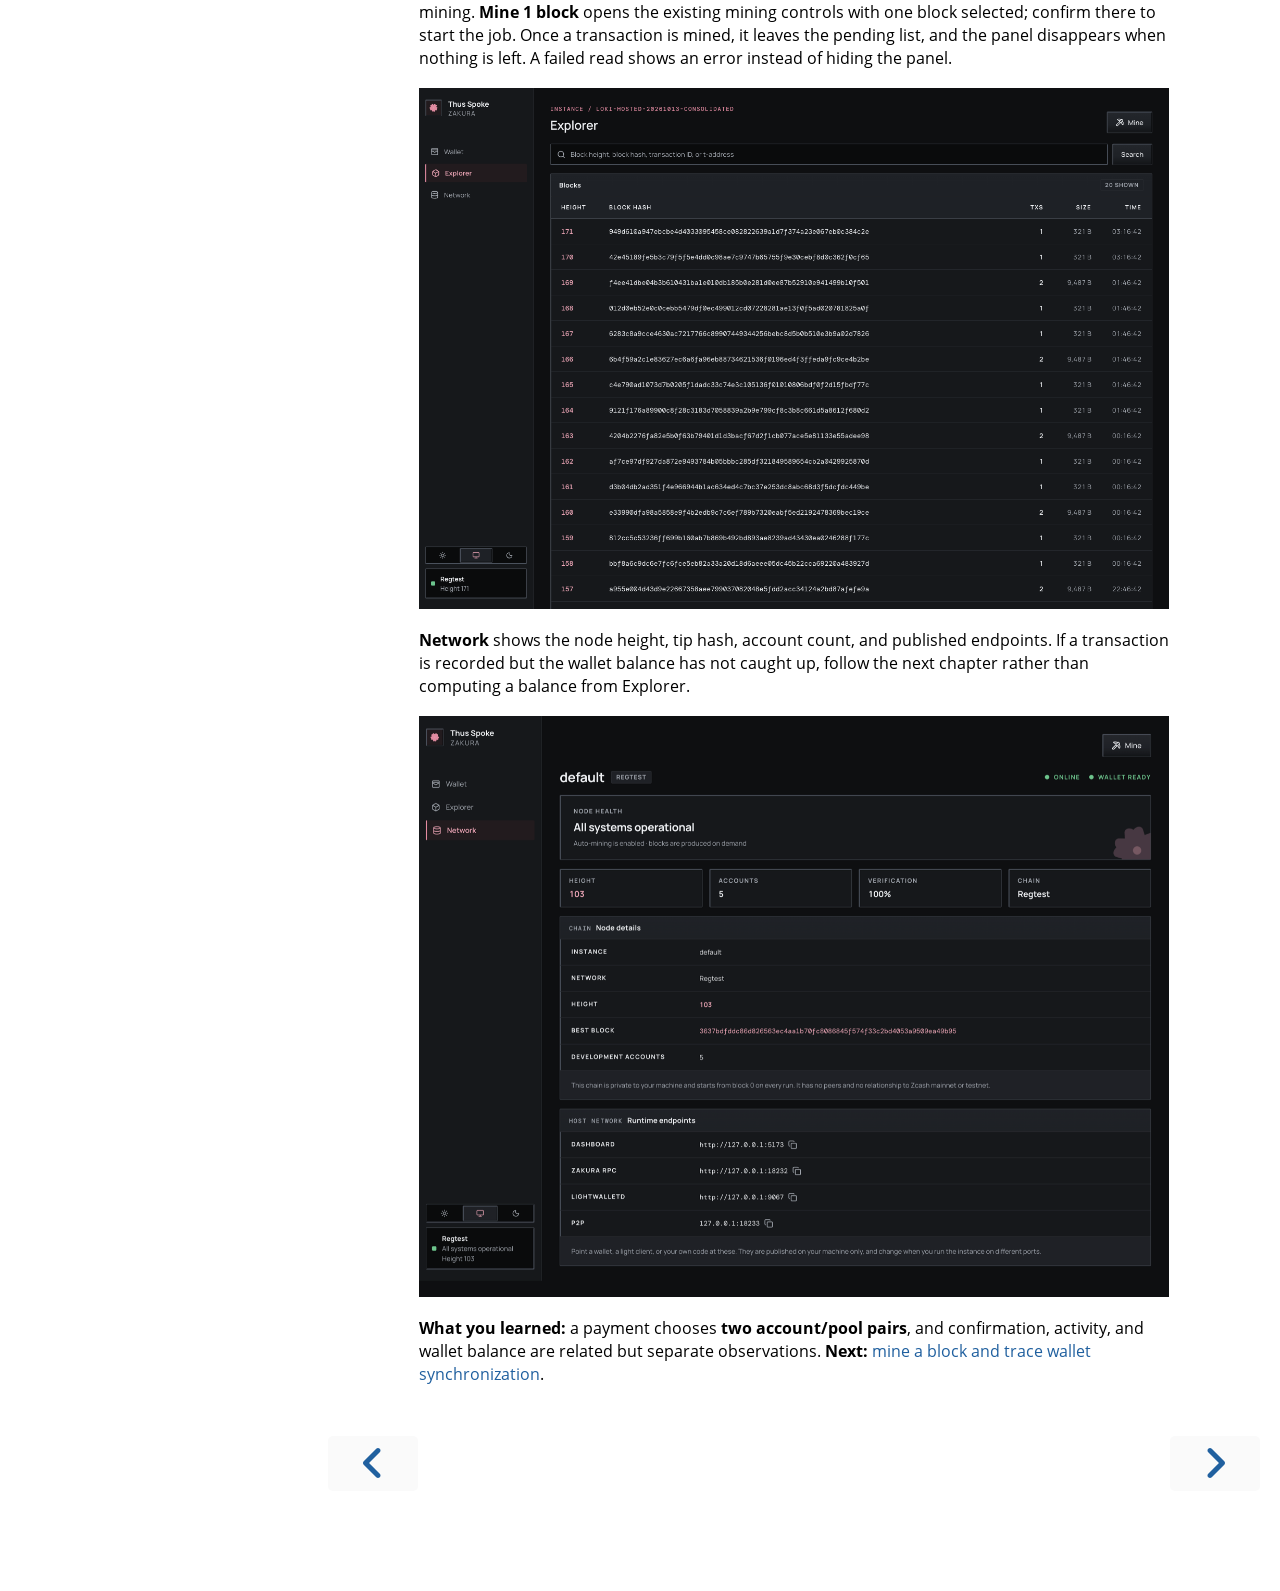
<file: using-the-dashboard.html>
<!DOCTYPE HTML>
<html lang="en" class="light sidebar-visible" dir="ltr">
    <head>
        <!-- Book generated using mdBook -->
        <meta charset="UTF-8">
        <title>4. Fund and send - Thus Spoke Zakura</title>


        <!-- Custom HTML head -->

        <meta name="description" content="A disposable Zcash Regtest network for local development.">
        <meta name="viewport" content="width=device-width, initial-scale=1">
        <meta name="theme-color" content="#ffffff">

        <link rel="icon" href="favicon-de23e50b.svg">
        <link rel="shortcut icon" href="favicon-8114d1fc.png">
        <link rel="stylesheet" href="css/variables-8adf115d.css">
        <link rel="stylesheet" href="css/general-2459343d.css">
        <link rel="stylesheet" href="css/chrome-ae938929.css">
        <link rel="stylesheet" href="css/print-9e4910d8.css" media="print">

        <!-- Fonts -->
        <link rel="stylesheet" href="fonts/fonts-9644e21d.css">

        <!-- Highlight.js Stylesheets -->
        <link rel="stylesheet" id="mdbook-highlight-css" href="highlight-493f70e1.css">
        <link rel="stylesheet" id="mdbook-tomorrow-night-css" href="tomorrow-night-4c0ae647.css">
        <link rel="stylesheet" id="mdbook-ayu-highlight-css" href="ayu-highlight-3fdfc3ac.css">

        <!-- Custom theme stylesheets -->
        <link rel="stylesheet" href="theme/figures-f9894ebb.css">


        <!-- Provide site root and default themes to javascript -->
        <script>
            const path_to_root = "";
            const default_light_theme = "light";
            const default_dark_theme = "navy";
            window.path_to_searchindex_js = "searchindex-5b2d4067.js";
        </script>
        <!-- Start loading toc.js asap -->
        <script src="toc-6a776a01.js"></script>
    </head>
    <body>
    <div id="mdbook-help-container">
        <div id="mdbook-help-popup">
            <h2 class="mdbook-help-title">Keyboard shortcuts</h2>
            <div>
                <p>Press <kbd>←</kbd> or <kbd>→</kbd> to navigate between chapters</p>
                <p>Press <kbd>S</kbd> or <kbd>/</kbd> to search in the book</p>
                <p>Press <kbd>?</kbd> to show this help</p>
                <p>Press <kbd>Esc</kbd> to hide this help</p>
            </div>
        </div>
    </div>
    <div id="mdbook-body-container">
        <!-- Work around some values being stored in localStorage wrapped in quotes -->
        <script>
            try {
                let theme = localStorage.getItem('mdbook-theme');
                let sidebar = localStorage.getItem('mdbook-sidebar');

                if (theme.startsWith('"') && theme.endsWith('"')) {
                    localStorage.setItem('mdbook-theme', theme.slice(1, theme.length - 1));
                }

                if (sidebar.startsWith('"') && sidebar.endsWith('"')) {
                    localStorage.setItem('mdbook-sidebar', sidebar.slice(1, sidebar.length - 1));
                }
            } catch (e) { }
        </script>

        <!-- Set the theme before any content is loaded, prevents flash -->
        <script>
            const default_theme = window.matchMedia("(prefers-color-scheme: dark)").matches ? default_dark_theme : default_light_theme;
            let theme;
            try { theme = localStorage.getItem('mdbook-theme'); } catch(e) { }
            if (theme === null || theme === undefined) { theme = default_theme; }
            const html = document.documentElement;
            html.classList.remove('light')
            html.classList.add(theme);
            html.classList.add("js");
        </script>

        <input type="checkbox" id="mdbook-sidebar-toggle-anchor" class="hidden">

        <!-- Hide / unhide sidebar before it is displayed -->
        <script>
            let sidebar = null;
            const sidebar_toggle = document.getElementById("mdbook-sidebar-toggle-anchor");
            if (document.body.clientWidth >= 1080) {
                try { sidebar = localStorage.getItem('mdbook-sidebar'); } catch(e) { }
                sidebar = sidebar || 'visible';
            } else {
                sidebar = 'hidden';
                sidebar_toggle.checked = false;
            }
            if (sidebar === 'visible') {
                sidebar_toggle.checked = true;
            } else {
                html.classList.remove('sidebar-visible');
            }
        </script>

        <nav id="mdbook-sidebar" class="sidebar" aria-label="Table of contents">
            <!-- populated by js -->
            <mdbook-sidebar-scrollbox class="sidebar-scrollbox"></mdbook-sidebar-scrollbox>
            <noscript>
                <iframe class="sidebar-iframe-outer" src="toc.html"></iframe>
            </noscript>
            <div id="mdbook-sidebar-resize-handle" class="sidebar-resize-handle">
                <div class="sidebar-resize-indicator"></div>
            </div>
        </nav>

        <div id="mdbook-page-wrapper" class="page-wrapper">

            <div class="page">
                <div id="mdbook-menu-bar-hover-placeholder"></div>
                <div id="mdbook-menu-bar" class="menu-bar sticky">
                    <div class="left-buttons">
                        <label id="mdbook-sidebar-toggle" class="icon-button" for="mdbook-sidebar-toggle-anchor" title="Toggle Table of Contents" aria-label="Toggle Table of Contents" aria-controls="mdbook-sidebar">
                            <span class=fa-svg><svg xmlns="http://www.w3.org/2000/svg" viewBox="0 0 448 512"><!--! Font Awesome Free 6.2.0 by @fontawesome - https://fontawesome.com License - https://fontawesome.com/license/free (Icons: CC BY 4.0, Fonts: SIL OFL 1.1, Code: MIT License) Copyright 2022 Fonticons, Inc. --><path d="M0 96C0 78.3 14.3 64 32 64H416c17.7 0 32 14.3 32 32s-14.3 32-32 32H32C14.3 128 0 113.7 0 96zM0 256c0-17.7 14.3-32 32-32H416c17.7 0 32 14.3 32 32s-14.3 32-32 32H32c-17.7 0-32-14.3-32-32zM448 416c0 17.7-14.3 32-32 32H32c-17.7 0-32-14.3-32-32s14.3-32 32-32H416c17.7 0 32 14.3 32 32z"/></svg></span>
                        </label>
                        <button id="mdbook-theme-toggle" class="icon-button" type="button" title="Change theme" aria-label="Change theme" aria-haspopup="true" aria-expanded="false" aria-controls="mdbook-theme-list">
                            <span class=fa-svg><svg xmlns="http://www.w3.org/2000/svg" viewBox="0 0 576 512"><!--! Font Awesome Free 6.2.0 by @fontawesome - https://fontawesome.com License - https://fontawesome.com/license/free (Icons: CC BY 4.0, Fonts: SIL OFL 1.1, Code: MIT License) Copyright 2022 Fonticons, Inc. --><path d="M371.3 367.1c27.3-3.9 51.9-19.4 67.2-42.9L600.2 74.1c12.6-19.5 9.4-45.3-7.6-61.2S549.7-4.4 531.1 9.6L294.4 187.2c-24 18-38.2 46.1-38.4 76.1L371.3 367.1zm-19.6 25.4l-116-104.4C175.9 290.3 128 339.6 128 400c0 3.9 .2 7.8 .6 11.6c1.8 17.5-10.2 36.4-27.8 36.4H96c-17.7 0-32 14.3-32 32s14.3 32 32 32H240c61.9 0 112-50.1 112-112c0-2.5-.1-5-.2-7.5z"/></svg></span>
                        </button>
                        <ul id="mdbook-theme-list" class="theme-popup" aria-label="Themes" role="menu">
                            <li role="none"><button role="menuitem" class="theme" id="mdbook-theme-default_theme">Auto</button></li>
                            <li role="none"><button role="menuitem" class="theme" id="mdbook-theme-light">Light</button></li>
                            <li role="none"><button role="menuitem" class="theme" id="mdbook-theme-rust">Rust</button></li>
                            <li role="none"><button role="menuitem" class="theme" id="mdbook-theme-coal">Coal</button></li>
                            <li role="none"><button role="menuitem" class="theme" id="mdbook-theme-navy">Navy</button></li>
                            <li role="none"><button role="menuitem" class="theme" id="mdbook-theme-ayu">Ayu</button></li>
                        </ul>
                        <button id="mdbook-search-toggle" class="icon-button" type="button" title="Search (`/`)" aria-label="Toggle Searchbar" aria-expanded="false" aria-keyshortcuts="/ s" aria-controls="mdbook-searchbar">
                            <span class=fa-svg><svg xmlns="http://www.w3.org/2000/svg" viewBox="0 0 512 512"><!--! Font Awesome Free 6.2.0 by @fontawesome - https://fontawesome.com License - https://fontawesome.com/license/free (Icons: CC BY 4.0, Fonts: SIL OFL 1.1, Code: MIT License) Copyright 2022 Fonticons, Inc. --><path d="M416 208c0 45.9-14.9 88.3-40 122.7L502.6 457.4c12.5 12.5 12.5 32.8 0 45.3s-32.8 12.5-45.3 0L330.7 376c-34.4 25.2-76.8 40-122.7 40C93.1 416 0 322.9 0 208S93.1 0 208 0S416 93.1 416 208zM208 352c79.5 0 144-64.5 144-144s-64.5-144-144-144S64 128.5 64 208s64.5 144 144 144z"/></svg></span>
                        </button>
                    </div>

                    <h1 class="menu-title">Thus Spoke Zakura</h1>

                    <div class="right-buttons">
                        <a href="print.html" title="Print this book" aria-label="Print this book">
                            <span class=fa-svg id="print-button"><svg xmlns="http://www.w3.org/2000/svg" viewBox="0 0 512 512"><!--! Font Awesome Free 6.2.0 by @fontawesome - https://fontawesome.com License - https://fontawesome.com/license/free (Icons: CC BY 4.0, Fonts: SIL OFL 1.1, Code: MIT License) Copyright 2022 Fonticons, Inc. --><path d="M128 0C92.7 0 64 28.7 64 64v96h64V64H354.7L384 93.3V160h64V93.3c0-17-6.7-33.3-18.7-45.3L400 18.7C388 6.7 371.7 0 354.7 0H128zM384 352v32 64H128V384 368 352H384zm64 32h32c17.7 0 32-14.3 32-32V256c0-35.3-28.7-64-64-64H64c-35.3 0-64 28.7-64 64v96c0 17.7 14.3 32 32 32H64v64c0 35.3 28.7 64 64 64H384c35.3 0 64-28.7 64-64V384zm-16-88c-13.3 0-24-10.7-24-24s10.7-24 24-24s24 10.7 24 24s-10.7 24-24 24z"/></svg></span>
                        </a>
                        <a href="https://github.com/zcashlabs/thus-spoke-zakura" title="Git repository" aria-label="Git repository">
                            <span class=fa-svg><svg xmlns="http://www.w3.org/2000/svg" viewBox="0 0 496 512"><!--! Font Awesome Free 6.2.0 by @fontawesome - https://fontawesome.com License - https://fontawesome.com/license/free (Icons: CC BY 4.0, Fonts: SIL OFL 1.1, Code: MIT License) Copyright 2022 Fonticons, Inc. --><path d="M165.9 397.4c0 2-2.3 3.6-5.2 3.6-3.3.3-5.6-1.3-5.6-3.6 0-2 2.3-3.6 5.2-3.6 3-.3 5.6 1.3 5.6 3.6zm-31.1-4.5c-.7 2 1.3 4.3 4.3 4.9 2.6 1 5.6 0 6.2-2s-1.3-4.3-4.3-5.2c-2.6-.7-5.5.3-6.2 2.3zm44.2-1.7c-2.9.7-4.9 2.6-4.6 4.9.3 2 2.9 3.3 5.9 2.6 2.9-.7 4.9-2.6 4.6-4.6-.3-1.9-3-3.2-5.9-2.9zM244.8 8C106.1 8 0 113.3 0 252c0 110.9 69.8 205.8 169.5 239.2 12.8 2.3 17.3-5.6 17.3-12.1 0-6.2-.3-40.4-.3-61.4 0 0-70 15-84.7-29.8 0 0-11.4-29.1-27.8-36.6 0 0-22.9-15.7 1.6-15.4 0 0 24.9 2 38.6 25.8 21.9 38.6 58.6 27.5 72.9 20.9 2.3-16 8.8-27.1 16-33.7-55.9-6.2-112.3-14.3-112.3-110.5 0-27.5 7.6-41.3 23.6-58.9-2.6-6.5-11.1-33.3 2.6-67.9 20.9-6.5 69 27 69 27 20-5.6 41.5-8.5 62.8-8.5s42.8 2.9 62.8 8.5c0 0 48.1-33.6 69-27 13.7 34.7 5.2 61.4 2.6 67.9 16 17.7 25.8 31.5 25.8 58.9 0 96.5-58.9 104.2-114.8 110.5 9.2 7.9 17 22.9 17 46.4 0 33.7-.3 75.4-.3 83.6 0 6.5 4.6 14.4 17.3 12.1C428.2 457.8 496 362.9 496 252 496 113.3 383.5 8 244.8 8zM97.2 352.9c-1.3 1-1 3.3.7 5.2 1.6 1.6 3.9 2.3 5.2 1 1.3-1 1-3.3-.7-5.2-1.6-1.6-3.9-2.3-5.2-1zm-10.8-8.1c-.7 1.3.3 2.9 2.3 3.9 1.6 1 3.6.7 4.3-.7.7-1.3-.3-2.9-2.3-3.9-2-.6-3.6-.3-4.3.7zm32.4 35.6c-1.6 1.3-1 4.3 1.3 6.2 2.3 2.3 5.2 2.6 6.5 1 1.3-1.3.7-4.3-1.3-6.2-2.2-2.3-5.2-2.6-6.5-1zm-11.4-14.7c-1.6 1-1.6 3.6 0 5.9 1.6 2.3 4.3 3.3 5.6 2.3 1.6-1.3 1.6-3.9 0-6.2-1.4-2.3-4-3.3-5.6-2z"/></svg></span>
                        </a>
                        <a href="https://github.com/zcashlabs/thus-spoke-zakura/edit/main/book/using-the-dashboard.md" title="Suggest an edit" aria-label="Suggest an edit" rel="edit">
                            <span class=fa-svg id="git-edit-button"><svg xmlns="http://www.w3.org/2000/svg" viewBox="0 0 512 512"><!--! Font Awesome Free 6.2.0 by @fontawesome - https://fontawesome.com License - https://fontawesome.com/license/free (Icons: CC BY 4.0, Fonts: SIL OFL 1.1, Code: MIT License) Copyright 2022 Fonticons, Inc. --><path d="M421.7 220.3l-11.3 11.3-22.6 22.6-205 205c-6.6 6.6-14.8 11.5-23.8 14.1L30.8 511c-8.4 2.5-17.5 .2-23.7-6.1S-1.5 489.7 1 481.2L38.7 353.1c2.6-9 7.5-17.2 14.1-23.8l205-205 22.6-22.6 11.3-11.3 33.9 33.9 62.1 62.1 33.9 33.9zM96 353.9l-9.3 9.3c-.9 .9-1.6 2.1-2 3.4l-25.3 86 86-25.3c1.3-.4 2.5-1.1 3.4-2l9.3-9.3H112c-8.8 0-16-7.2-16-16V353.9zM453.3 19.3l39.4 39.4c25 25 25 65.5 0 90.5l-14.5 14.5-22.6 22.6-11.3 11.3-33.9-33.9-62.1-62.1L314.3 67.7l11.3-11.3 22.6-22.6 14.5-14.5c25-25 65.5-25 90.5 0z"/></svg></span>
                        </a>

                    </div>
                </div>

                <div id="mdbook-search-wrapper" class="hidden">
                    <form id="mdbook-searchbar-outer" class="searchbar-outer">
                        <div class="search-wrapper">
                            <input type="search" id="mdbook-searchbar" name="searchbar" placeholder="Search this book ..." aria-controls="mdbook-searchresults-outer" aria-describedby="searchresults-header">
                            <div class="spinner-wrapper">
                                <span class=fa-svg id="fa-spin"><svg xmlns="http://www.w3.org/2000/svg" viewBox="0 0 512 512"><!--! Font Awesome Free 6.2.0 by @fontawesome - https://fontawesome.com License - https://fontawesome.com/license/free (Icons: CC BY 4.0, Fonts: SIL OFL 1.1, Code: MIT License) Copyright 2022 Fonticons, Inc. --><path d="M304 48c0-26.5-21.5-48-48-48s-48 21.5-48 48s21.5 48 48 48s48-21.5 48-48zm0 416c0-26.5-21.5-48-48-48s-48 21.5-48 48s21.5 48 48 48s48-21.5 48-48zM48 304c26.5 0 48-21.5 48-48s-21.5-48-48-48s-48 21.5-48 48s21.5 48 48 48zm464-48c0-26.5-21.5-48-48-48s-48 21.5-48 48s21.5 48 48 48s48-21.5 48-48zM142.9 437c18.7-18.7 18.7-49.1 0-67.9s-49.1-18.7-67.9 0s-18.7 49.1 0 67.9s49.1 18.7 67.9 0zm0-294.2c18.7-18.7 18.7-49.1 0-67.9S93.7 56.2 75 75s-18.7 49.1 0 67.9s49.1 18.7 67.9 0zM369.1 437c18.7 18.7 49.1 18.7 67.9 0s18.7-49.1 0-67.9s-49.1-18.7-67.9 0s-18.7 49.1 0 67.9z"/></svg></span>
                            </div>
                        </div>
                    </form>
                    <div id="mdbook-searchresults-outer" class="searchresults-outer hidden">
                        <div id="mdbook-searchresults-header" class="searchresults-header"></div>
                        <ul id="mdbook-searchresults">
                        </ul>
                    </div>
                </div>

                <!-- Apply ARIA attributes after the sidebar and the sidebar toggle button are added to the DOM -->
                <script>
                    document.getElementById('mdbook-sidebar-toggle').setAttribute('aria-expanded', sidebar === 'visible');
                    document.getElementById('mdbook-sidebar').setAttribute('aria-hidden', sidebar !== 'visible');
                    Array.from(document.querySelectorAll('#mdbook-sidebar a')).forEach(function(link) {
                        link.setAttribute('tabIndex', sidebar === 'visible' ? 0 : -1);
                    });
                </script>

                <div id="mdbook-content" class="content">
                    <main>
                        <h1 id="4-fund-and-send"><a class="header" href="#4-fund-and-send">4. Fund and send</a></h1>
<p>An account has separate transparent and Ironwood balances. The treasury funds
faucet requests. We will use the <code>default</code> instance from Chapter 1 to see both
in action. Keep <code>ths start --no-open</code> running in its first terminal; run the
commands below in a second terminal. If you stopped it, start it again for a
fresh chain with the same five accounts.</p>
<p>The dashboard has <strong>Wallet</strong>, <strong>Explorer</strong>, and <strong>Network</strong> pages. Use <code>ths open</code> to bring it up. On desktop, the <strong>Mine</strong> button sits at the top of
each page; on a narrow screen you can always use <code>ths mine</code>.</p>
<h2 id="first-observe-the-starting-state"><a class="header" href="#first-observe-the-starting-state">First, observe the starting state</a></h2>
<p>Open <strong>Wallet</strong>. Account 1 should show <strong>5 Ironwood ZEC</strong> after startup;
Account 2 should have no funds. If balances have not appeared, inspect
<code>GET /api/v1/status</code> or follow <a href="troubleshooting.html">troubleshooting</a> before
sending. The server wallet snapshot, not a browser calculation from chain
history, supplies these balances.</p>
<p><img src="images/wallet.png" alt="The Wallet page: a total balance banner over five account cards, each showing Ironwood and transparent balances, a truncated unified address, and Fund and Send buttons. Request and Send ZEC controls sit above the cards, Faucet and Mine are in the header, and Recent activity is below."></p>
<p>Select an account’s name to open its detail page. The full unified address and
transparent address each have a copy button. The unified full viewing key is
also shown and copyable when the server supplies it; an older server that omits
the key simply has no viewing-key row. These pages cover development accounts
1–5 only.</p>
<p>Explorer also recognises those accounts. Searching the exact unified address of
a local account opens the same account page. Known transparent addresses in
transaction and address views have an <strong>Account N</strong> link beside their public
chain information. Unknown transparent addresses keep their normal Explorer
view; an unknown unified address still has no public chain-history page.
Viewing keys appear only on the account detail page, not in Explorer rows or
search results.</p>
<p>Two buttons open the faucet, and they are labelled differently. <strong>Faucet</strong>
in the page header is the general one, and it only appears on Wallet — the
Explorer and Network pages show just <strong>Mine</strong>. On each account card,
<strong>Fund</strong> opens the same dialog with that account preselected.</p>
<p>Recent activity ages update while the page is idle. This only refreshes the
displayed time; payment status still comes from the server.</p>
<h2 id="fund-account-2s-transparent-pool"><a class="header" href="#fund-account-2s-transparent-pool">Fund Account 2’s transparent pool</a></h2>
<ol>
<li>Select <strong>Fund</strong> on Account 2’s card, or <strong>Faucet</strong> in the header.</li>
<li>In the <strong>Fund an account or address</strong> dialog, choose <strong>Destination</strong> Account 2,
<strong>Destination pool</strong> Transparent, and <strong>Amount (ZEC)</strong> 1. Select
<strong>Add funds</strong>.</li>
<li>Look at <strong>Recent activity</strong> for the transaction ID (<code>txid</code>), the unique
identifier of the broadcast transaction, and its status. Once
confirmed and the wallet snapshot catches up, Account 2’s transparent
balance should rise by 1 ZEC; its Ironwood balance is still separate.</li>
</ol>
<p><img src="images/faucet.png" alt="The Fund an account or address dialog over the Wallet page, with Account 2 selected, Destination pool set to Transparent (public), Amount (ZEC) set to 1, a maximum of 5 ZEC per request, and an Add funds button."></p>
<p>The same operation from the second terminal is:</p>
<pre><code class="language-console">ths wallet faucet --accounts 2 --amount 1 --pool transparent
</code></pre>
<p>Choose <strong>either</strong> the UI action or the CLI command if you want exactly one
faucet payment. Running both makes two payments. The faucet may mine extra
blocks first to mature and shield treasury rewards, then normally mines one
block to confirm the account payment. It accepts at most 5 ZEC <strong>per account
per request</strong>. If auto-mining fails, the recorded activity may remain
<code>broadcast</code>. <a href="architecture/operations.html">Chapter 6</a>
compares these callers.</p>
<h2 id="fund-an-external-regtest-address"><a class="header" href="#fund-an-external-regtest-address">Fund an external Regtest address</a></h2>
<p>On Wallet, open <strong>Faucet</strong> and set <strong>Destination</strong> to <strong>External address</strong>.
Enter a transparent Regtest address or a unified Regtest address with an
Ironwood receiver, choose an amount of at most 5 ZEC, and select <strong>Add funds</strong>.
The dashboard checks the address with the server before submitting the
payment. If the response is lost, open <strong>Payments</strong> to resume the saved
request with the same idempotency key. Do not start a second request for the
same intended payment.</p>
<p><img src="images/faucet-external.png" alt="The faucet dialog with External address selected, a transparent Regtest destination, an amount of 1 ZEC, and the Add funds button."></p>
<h2 id="send-ironwood-funds-from-account-1-to-account-2"><a class="header" href="#send-ironwood-funds-from-account-1-to-account-2">Send Ironwood funds from Account 1 to Account 2</a></h2>
<p>This is a <strong>different</strong> pool movement from the transparent faucet payment.</p>
<ol>
<li>On Wallet, select <strong>Send ZEC</strong>.</li>
<li>Set <strong>From account</strong> to Account 1 and <strong>Source pool</strong> to Ironwood. Set
<strong>Destination</strong> to Account 2 and <strong>Destination pool</strong> to Ironwood.</li>
<li>Enter <strong>1</strong> in <strong>Amount (ZEC)</strong>. Optionally enter <code>hello from Regtest</code>
in <strong>Memo (optional)</strong>, then select <strong>Send ZEC</strong>.</li>
<li>Check Recent activity for the transaction ID and actual status. After
confirmation and wallet settlement, Account 2 has 1 Ironwood ZEC <strong>and</strong>
its earlier 1 transparent ZEC. Account 1’s Ironwood balance falls by 1 ZEC
<strong>plus the fee</strong>; do not expect it to be exactly 4 ZEC.</li>
</ol>
<p>The dialog does the fee arithmetic for you. As soon as it has an account and
a pool it asks <code>POST /api/v1/send/quote</code>, and the hint under the amount field
shows the quoted spendable amount and network fee for that account and pool.
The <strong>Max</strong> button fills in that spendable figure. An amount above it is rejected.
An amount above 21,000,000 ZEC, the maximum supply, is rejected before the
request is sent.</p>
<p>Closing Send while the fee check is pending cancels that submission. A payment
already submitted keeps running and remains available through <strong>Payments</strong>.</p>
<p><img src="images/send.png" alt="The Send ZEC dialog over the Wallet page: Payment request input and Apply button above From account 1 and Ironwood Source pool, Destination Account 2 and Ironwood Destination pool, Amount (ZEC) 1 with Max and a live fee quote, and the memo hello from Regtest with its UTF-8 byte count."></p>
<p>CLI equivalent:</p>
<pre><code class="language-console">ths wallet send --from 1 --to 2 --amount 1 --memo "hello from Regtest"
</code></pre>
<p>Inspect the returned txid, status, and any confirming block hash, then the
accounts snapshot for the actual pool balances and source fee. Choose either
the UI action or the command for one intended payment.</p>
<p><img src="images/send-choices.svg" alt="A send picks a source account and pool on the left and a destination account and pool on the right, with the amount flowing between the pools. Three notes: transparent change returns as an Ironwood note, the fee leaves the source on top of the amount, and a memo needs an Ironwood destination."></p>
<ol>
<li><strong>Pair 1 — where the money comes from.</strong> The source account is one of
1–5, and the source pool decides what is spent: <code>transparent</code> spends
that account’s UTXOs, <code>ironwood</code> spends its shielded notes.</li>
<li><strong>Pair 2 — what the receiver gets.</strong> Choose a <strong>Destination</strong> account
from 1–5, or select <strong>Other address</strong> and fill in <strong>Destination address</strong>.
For an account, <code>ironwood</code> pays its unified address and <code>transparent</code> pays
its t-address. The account may match the source when the pools differ.
For <strong>Other address</strong>, use a transparent Regtest address or a unified
Regtest address with an Ironwood receiver. The dialog chooses
<strong>Destination pool</strong> from the address and the server validates it before
sending.</li>
<li><strong>The fee is on top of the amount</strong>, taken from the source account. That
is why <code>max_zatoshi</code> from the quote, not the balance, is the ceiling.</li>
<li><strong>A transparent source rarely spends exactly.</strong> Transparent inputs must
be spent whole, so the change comes back as an Ironwood note in the source
account rather than as transparent change.</li>
<li><strong>Only an Ironwood destination carries a memo.</strong> A transparent output has
no memo field at all.</li>
</ol>
<p>The memo is encrypted to the recipient and limited to <strong>512 UTF-8 bytes</strong>,
not 512 characters. The UI disables the field for Transparent destinations;
the server rejects a present memo there too.</p>
<p>The server stores the supplied memo in its idempotency record to compare
replayed requests. An absent memo and an explicit empty text memo are different
payment identities. Activity has no memo field, and the dashboard’s transaction views do not
decrypt received memos. ZIP-321 parsing can return a memo supplied in its input;
that does not read a memo from the chain.</p>
<p><code>GET /api/v1/accounts</code> provides a <code>unified_full_viewing_key</code> for each user
account. An external wallet imported with that key can decrypt memos sent to
that account. Public Explorer data reveals neither memo plaintext nor private
Ironwood recipient addresses.</p>
<h2 id="create-a-request-for-another-sender"><a class="header" href="#create-a-request-for-another-sender">Create a request for another sender</a></h2>
<ul>
<li>On Wallet, select <strong>Request</strong> to open <strong>Request ZEC</strong>.</li>
<li>Choose <strong>Receiving account</strong>, optionally enter <strong>Amount (ZEC, optional)</strong> and a memo, then select <strong>Generate request</strong>.</li>
</ul>
<p>This calls <code>POST /api/v1/zip321/request</code> and displays a
copyable URI and QR code for that account’s unified address.</p>
<p>A blank amount lets the sender choose; this generates a request and moves no funds.
Editing any field hides the generated URI and QR code while the values differ
from those used to generate them. Restoring the same values shows the result
again without regenerating. To create a request with different values, select
<strong>Generate request</strong> again. Memos use the same 512-byte text limit.
The memo encoded in the URI or QR code is readable
to anyone holding the request; transaction memo encryption occurs only when
an actual Ironwood payment is made. Generation does not read received
transaction memos.</p>
<p><img src="images/request.png" alt="The Request ZEC modal over Wallet, with Receiving account set to Account 2, optional amount 0.01 ZEC, memo hello from Regtest, and Generate request above the generated ZIP-321 URI, copy control, and QR code."></p>
<h2 id="payment-request"><a class="header" href="#payment-request">Payment request</a></h2>
<p>Paste a single-payment <code>zcash:</code> URI into <strong>Payment request
(optional)</strong> and select <strong>Apply</strong>. The server resolves its address, pool,
optional amount, and text memo. Supply the amount when the request omits it.
Editing the URI disables Send until that revision is applied or the field is
cleared; a stale parse result cannot authorize the edited request. Editing the
transfer fields while Apply is pending also discards that result. Apply again
to replace the draft, or clear the request to continue with manual edits.</p>
<p><img src="images/payment-request.png" alt="The Send ZEC dialog with a Regtest payment URI filled into Payment request (optional), Apply enabled, and Send ZEC disabled until the request is applied or cleared."></p>
<h2 id="a-pool-conversion-to-try-next"><a class="header" href="#a-pool-conversion-to-try-next">A pool conversion to try next</a></h2>
<p>If you want to see a transparent source fund an Ironwood destination, use the
transparent funds in Account 2:</p>
<pre><code class="language-console">ths wallet shield --from 2 --to 2 --amount 0.5
</code></pre>
<p>This sends 0.5 ZEC to Account 2’s Ironwood pool within the same account. The SDK selects
transparent inputs and pays a fee. Its change strategy can return any
remaining value to the <strong>source account’s Ironwood pool</strong>, so Account 2’s
transparent balance need not simply drop by 0.5 ZEC. Inspect both pools
afterward. The reverse operation is <code>ths wallet unshield --from 2 --to 2 --amount 0.2</code>. Both are allowed because the pools differ; a same-account
send with the same source and destination pool is rejected. See the <a href="cli.html#ths-wallet-the-development-wallet">CLI reference</a>
for all pool options.</p>
<h2 id="look-at-the-chain-without-confusing-it-with-the-wallet"><a class="header" href="#look-at-the-chain-without-confusing-it-with-the-wallet">Look at the chain without confusing it with the wallet</a></h2>
<p><strong>Explorer</strong> lists blocks and can search a height, block hash, transaction
ID, or transparent address. Open your transaction ID from Recent activity.
Transparent inputs and outputs are public chain data; Ironwood details are
not exposed as the user-account transfer shown by Recent activity. The
server’s activity record knows the development account IDs, while the
Explorer follows the public chain.</p>
<p>The <strong>Pending transactions</strong> panel lists transactions the node has received but
has not yet included in a block. It appears only while at least one is
waiting, and refreshes automatically, including when an external app
broadcasts without advancing the chain. Open a transaction ID to
inspect it before mining. <strong>Mine 1 block</strong> opens the existing mining controls
with one block selected; confirm there to start the job. Once a transaction is
mined, it leaves the pending list, and the panel disappears when nothing is
left. A failed read shows an error instead of hiding the panel.</p>
<p><img src="images/explorer.png" alt="The Explorer page: a single search field accepting a block height, block hash, transaction ID, or t-address, above a Blocks table listing recent heights with their block hash, transaction count, size, and time."></p>
<p><strong>Network</strong> shows the node height, tip hash, account count, and published
endpoints. If a transaction is recorded but the wallet balance has not
caught up, follow the next chapter rather than computing a balance from
Explorer.</p>
<p><img src="images/network.png" alt="The Network page with ONLINE and WALLET READY indicators, a Node Health banner, Height, Accounts, Verification, and Chain tiles, Node details including the canonical height and best block hash, and loopback runtime endpoints with copy buttons."></p>
<p><strong>What you learned:</strong> a payment chooses <strong>two account/pool pairs</strong>, and
confirmation, activity, and wallet balance are related but separate
observations. <strong>Next:</strong> <a href="mining-and-sync.html">mine a block and trace wallet
synchronization</a>.</p>

                    </main>

                    <nav class="nav-wrapper" aria-label="Page navigation">
                        <!-- Mobile navigation buttons -->
                            <a rel="prev" href="accounts-and-balances.html" class="mobile-nav-chapters previous" title="Previous chapter" aria-label="Previous chapter" aria-keyshortcuts="Left">
                                <span class=fa-svg><svg xmlns="http://www.w3.org/2000/svg" viewBox="0 0 320 512"><!--! Font Awesome Free 6.2.0 by @fontawesome - https://fontawesome.com License - https://fontawesome.com/license/free (Icons: CC BY 4.0, Fonts: SIL OFL 1.1, Code: MIT License) Copyright 2022 Fonticons, Inc. --><path d="M41.4 233.4c-12.5 12.5-12.5 32.8 0 45.3l160 160c12.5 12.5 32.8 12.5 45.3 0s12.5-32.8 0-45.3L109.3 256 246.6 118.6c12.5-12.5 12.5-32.8 0-45.3s-32.8-12.5-45.3 0l-160 160z"/></svg></span>
                            </a>

                            <a rel="next prefetch" href="mining-and-sync.html" class="mobile-nav-chapters next" title="Next chapter" aria-label="Next chapter" aria-keyshortcuts="Right">
                                <span class=fa-svg><svg xmlns="http://www.w3.org/2000/svg" viewBox="0 0 320 512"><!--! Font Awesome Free 6.2.0 by @fontawesome - https://fontawesome.com License - https://fontawesome.com/license/free (Icons: CC BY 4.0, Fonts: SIL OFL 1.1, Code: MIT License) Copyright 2022 Fonticons, Inc. --><path d="M278.6 233.4c12.5 12.5 12.5 32.8 0 45.3l-160 160c-12.5 12.5-32.8 12.5-45.3 0s-12.5-32.8 0-45.3L210.7 256 73.4 118.6c-12.5-12.5-12.5-32.8 0-45.3s32.8-12.5 45.3 0l160 160z"/></svg></span>
                            </a>

                        <div style="clear: both"></div>
                    </nav>
                </div>
            </div>

            <nav class="nav-wide-wrapper" aria-label="Page navigation">
                    <a rel="prev" href="accounts-and-balances.html" class="nav-chapters previous" title="Previous chapter" aria-label="Previous chapter" aria-keyshortcuts="Left">
                        <span class=fa-svg><svg xmlns="http://www.w3.org/2000/svg" viewBox="0 0 320 512"><!--! Font Awesome Free 6.2.0 by @fontawesome - https://fontawesome.com License - https://fontawesome.com/license/free (Icons: CC BY 4.0, Fonts: SIL OFL 1.1, Code: MIT License) Copyright 2022 Fonticons, Inc. --><path d="M41.4 233.4c-12.5 12.5-12.5 32.8 0 45.3l160 160c12.5 12.5 32.8 12.5 45.3 0s12.5-32.8 0-45.3L109.3 256 246.6 118.6c12.5-12.5 12.5-32.8 0-45.3s-32.8-12.5-45.3 0l-160 160z"/></svg></span>
                    </a>

                    <a rel="next prefetch" href="mining-and-sync.html" class="nav-chapters next" title="Next chapter" aria-label="Next chapter" aria-keyshortcuts="Right">
                        <span class=fa-svg><svg xmlns="http://www.w3.org/2000/svg" viewBox="0 0 320 512"><!--! Font Awesome Free 6.2.0 by @fontawesome - https://fontawesome.com License - https://fontawesome.com/license/free (Icons: CC BY 4.0, Fonts: SIL OFL 1.1, Code: MIT License) Copyright 2022 Fonticons, Inc. --><path d="M278.6 233.4c12.5 12.5 12.5 32.8 0 45.3l-160 160c-12.5 12.5-32.8 12.5-45.3 0s-12.5-32.8 0-45.3L210.7 256 73.4 118.6c-12.5-12.5-12.5-32.8 0-45.3s32.8-12.5 45.3 0l160 160z"/></svg></span>
                    </a>
            </nav>

        </div>

        <template id=fa-eye><span class=fa-svg><svg xmlns="http://www.w3.org/2000/svg" viewBox="0 0 576 512"><!--! Font Awesome Free 6.2.0 by @fontawesome - https://fontawesome.com License - https://fontawesome.com/license/free (Icons: CC BY 4.0, Fonts: SIL OFL 1.1, Code: MIT License) Copyright 2022 Fonticons, Inc. --><path d="M288 32c-80.8 0-145.5 36.8-192.6 80.6C48.6 156 17.3 208 2.5 243.7c-3.3 7.9-3.3 16.7 0 24.6C17.3 304 48.6 356 95.4 399.4C142.5 443.2 207.2 480 288 480s145.5-36.8 192.6-80.6c46.8-43.5 78.1-95.4 93-131.1c3.3-7.9 3.3-16.7 0-24.6c-14.9-35.7-46.2-87.7-93-131.1C433.5 68.8 368.8 32 288 32zM432 256c0 79.5-64.5 144-144 144s-144-64.5-144-144s64.5-144 144-144s144 64.5 144 144zM288 192c0 35.3-28.7 64-64 64c-11.5 0-22.3-3-31.6-8.4c-.2 2.8-.4 5.5-.4 8.4c0 53 43 96 96 96s96-43 96-96s-43-96-96-96c-2.8 0-5.6 .1-8.4 .4c5.3 9.3 8.4 20.1 8.4 31.6z"/></svg></span></template>
        <template id=fa-eye-slash><span class=fa-svg><svg xmlns="http://www.w3.org/2000/svg" viewBox="0 0 640 512"><!--! Font Awesome Free 6.2.0 by @fontawesome - https://fontawesome.com License - https://fontawesome.com/license/free (Icons: CC BY 4.0, Fonts: SIL OFL 1.1, Code: MIT License) Copyright 2022 Fonticons, Inc. --><path d="M38.8 5.1C28.4-3.1 13.3-1.2 5.1 9.2S-1.2 34.7 9.2 42.9l592 464c10.4 8.2 25.5 6.3 33.7-4.1s6.3-25.5-4.1-33.7L525.6 386.7c39.6-40.6 66.4-86.1 79.9-118.4c3.3-7.9 3.3-16.7 0-24.6c-14.9-35.7-46.2-87.7-93-131.1C465.5 68.8 400.8 32 320 32c-68.2 0-125 26.3-169.3 60.8L38.8 5.1zM223.1 149.5C248.6 126.2 282.7 112 320 112c79.5 0 144 64.5 144 144c0 24.9-6.3 48.3-17.4 68.7L408 294.5c5.2-11.8 8-24.8 8-38.5c0-53-43-96-96-96c-2.8 0-5.6 .1-8.4 .4c5.3 9.3 8.4 20.1 8.4 31.6c0 10.2-2.4 19.8-6.6 28.3l-90.3-70.8zm223.1 298L373 389.9c-16.4 6.5-34.3 10.1-53 10.1c-79.5 0-144-64.5-144-144c0-6.9 .5-13.6 1.4-20.2L83.1 161.5C60.3 191.2 44 220.8 34.5 243.7c-3.3 7.9-3.3 16.7 0 24.6c14.9 35.7 46.2 87.7 93 131.1C174.5 443.2 239.2 480 320 480c47.8 0 89.9-12.9 126.2-32.5z"/></svg></span></template>
        <template id=fa-copy><span class=fa-svg><svg xmlns="http://www.w3.org/2000/svg" viewBox="0 0 512 512"><!--! Font Awesome Free 6.2.0 by @fontawesome - https://fontawesome.com License - https://fontawesome.com/license/free (Icons: CC BY 4.0, Fonts: SIL OFL 1.1, Code: MIT License) Copyright 2022 Fonticons, Inc. --><path d="M502.6 70.63l-61.25-61.25C435.4 3.371 427.2 0 418.7 0H255.1c-35.35 0-64 28.66-64 64l.0195 256C192 355.4 220.7 384 256 384h192c35.2 0 64-28.8 64-64V93.25C512 84.77 508.6 76.63 502.6 70.63zM464 320c0 8.836-7.164 16-16 16H255.1c-8.838 0-16-7.164-16-16L239.1 64.13c0-8.836 7.164-16 16-16h128L384 96c0 17.67 14.33 32 32 32h47.1V320zM272 448c0 8.836-7.164 16-16 16H63.1c-8.838 0-16-7.164-16-16L47.98 192.1c0-8.836 7.164-16 16-16H160V128H63.99c-35.35 0-64 28.65-64 64l.0098 256C.002 483.3 28.66 512 64 512h192c35.2 0 64-28.8 64-64v-32h-47.1L272 448z"/></svg></span></template>
        <template id=fa-play><span class=fa-svg><svg xmlns="http://www.w3.org/2000/svg" viewBox="0 0 384 512"><!--! Font Awesome Free 6.2.0 by @fontawesome - https://fontawesome.com License - https://fontawesome.com/license/free (Icons: CC BY 4.0, Fonts: SIL OFL 1.1, Code: MIT License) Copyright 2022 Fonticons, Inc. --><path d="M73 39c-14.8-9.1-33.4-9.4-48.5-.9S0 62.6 0 80V432c0 17.4 9.4 33.4 24.5 41.9s33.7 8.1 48.5-.9L361 297c14.3-8.7 23-24.2 23-41s-8.7-32.2-23-41L73 39z"/></svg></span></template>
        <template id=fa-clock-rotate-left><span class=fa-svg><svg xmlns="http://www.w3.org/2000/svg" viewBox="0 0 512 512"><!--! Font Awesome Free 6.2.0 by @fontawesome - https://fontawesome.com License - https://fontawesome.com/license/free (Icons: CC BY 4.0, Fonts: SIL OFL 1.1, Code: MIT License) Copyright 2022 Fonticons, Inc. --><path d="M75 75L41 41C25.9 25.9 0 36.6 0 57.9V168c0 13.3 10.7 24 24 24H134.1c21.4 0 32.1-25.9 17-41l-30.8-30.8C155 85.5 203 64 256 64c106 0 192 86 192 192s-86 192-192 192c-40.8 0-78.6-12.7-109.7-34.4c-14.5-10.1-34.4-6.6-44.6 7.9s-6.6 34.4 7.9 44.6C151.2 495 201.7 512 256 512c141.4 0 256-114.6 256-256S397.4 0 256 0C185.3 0 121.3 28.7 75 75zm181 53c-13.3 0-24 10.7-24 24V256c0 6.4 2.5 12.5 7 17l72 72c9.4 9.4 24.6 9.4 33.9 0s9.4-24.6 0-33.9l-65-65V152c0-13.3-10.7-24-24-24z"/></svg></span></template>



        <script>
            window.playground_copyable = true;
        </script>


        <script src="elasticlunr-ef4e11c1.min.js"></script>
        <script src="mark-09e88c2c.min.js"></script>
        <script src="searcher-c2a407aa.js"></script>

        <script src="clipboard-1626706a.min.js"></script>
        <script src="highlight-abc7f01d.js"></script>
        <script src="book-a0b12cfe.js"></script>

        <!-- Custom JS scripts -->



    </div>
    </body>
</html>
</file>
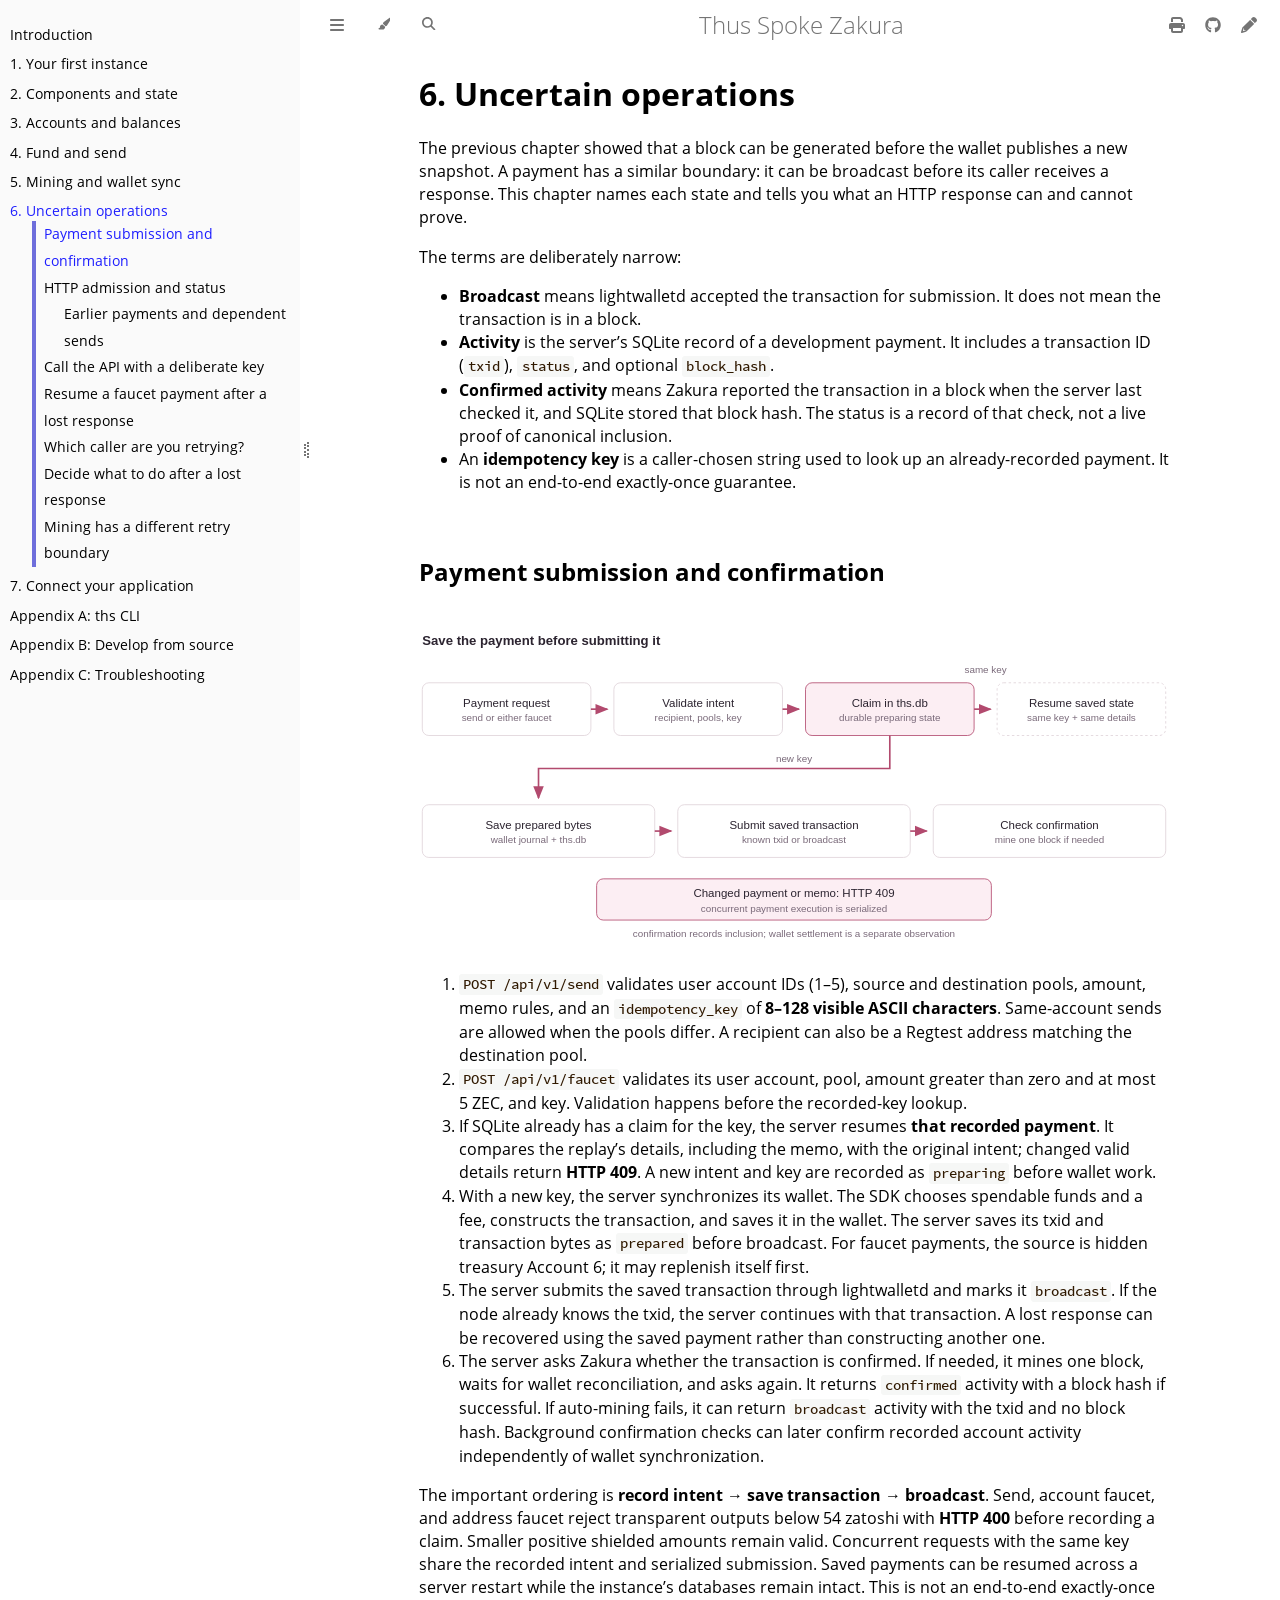
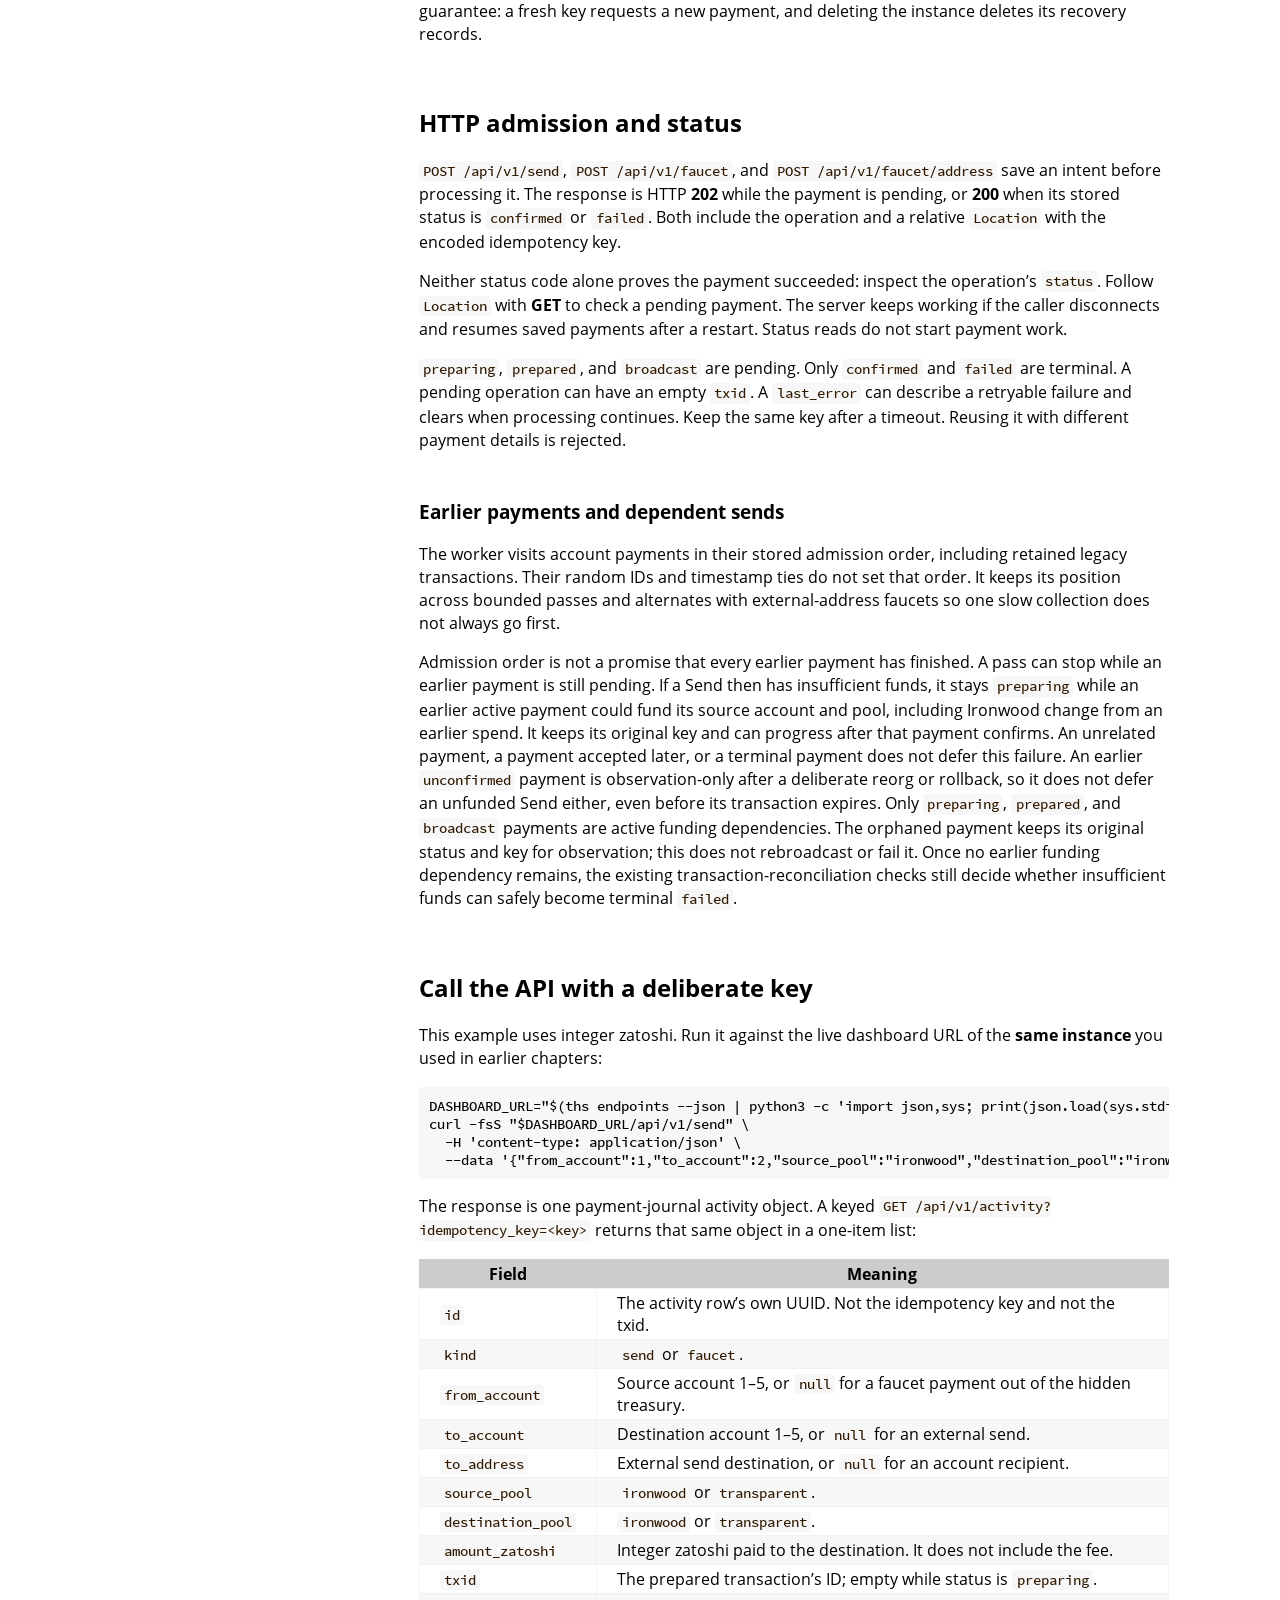
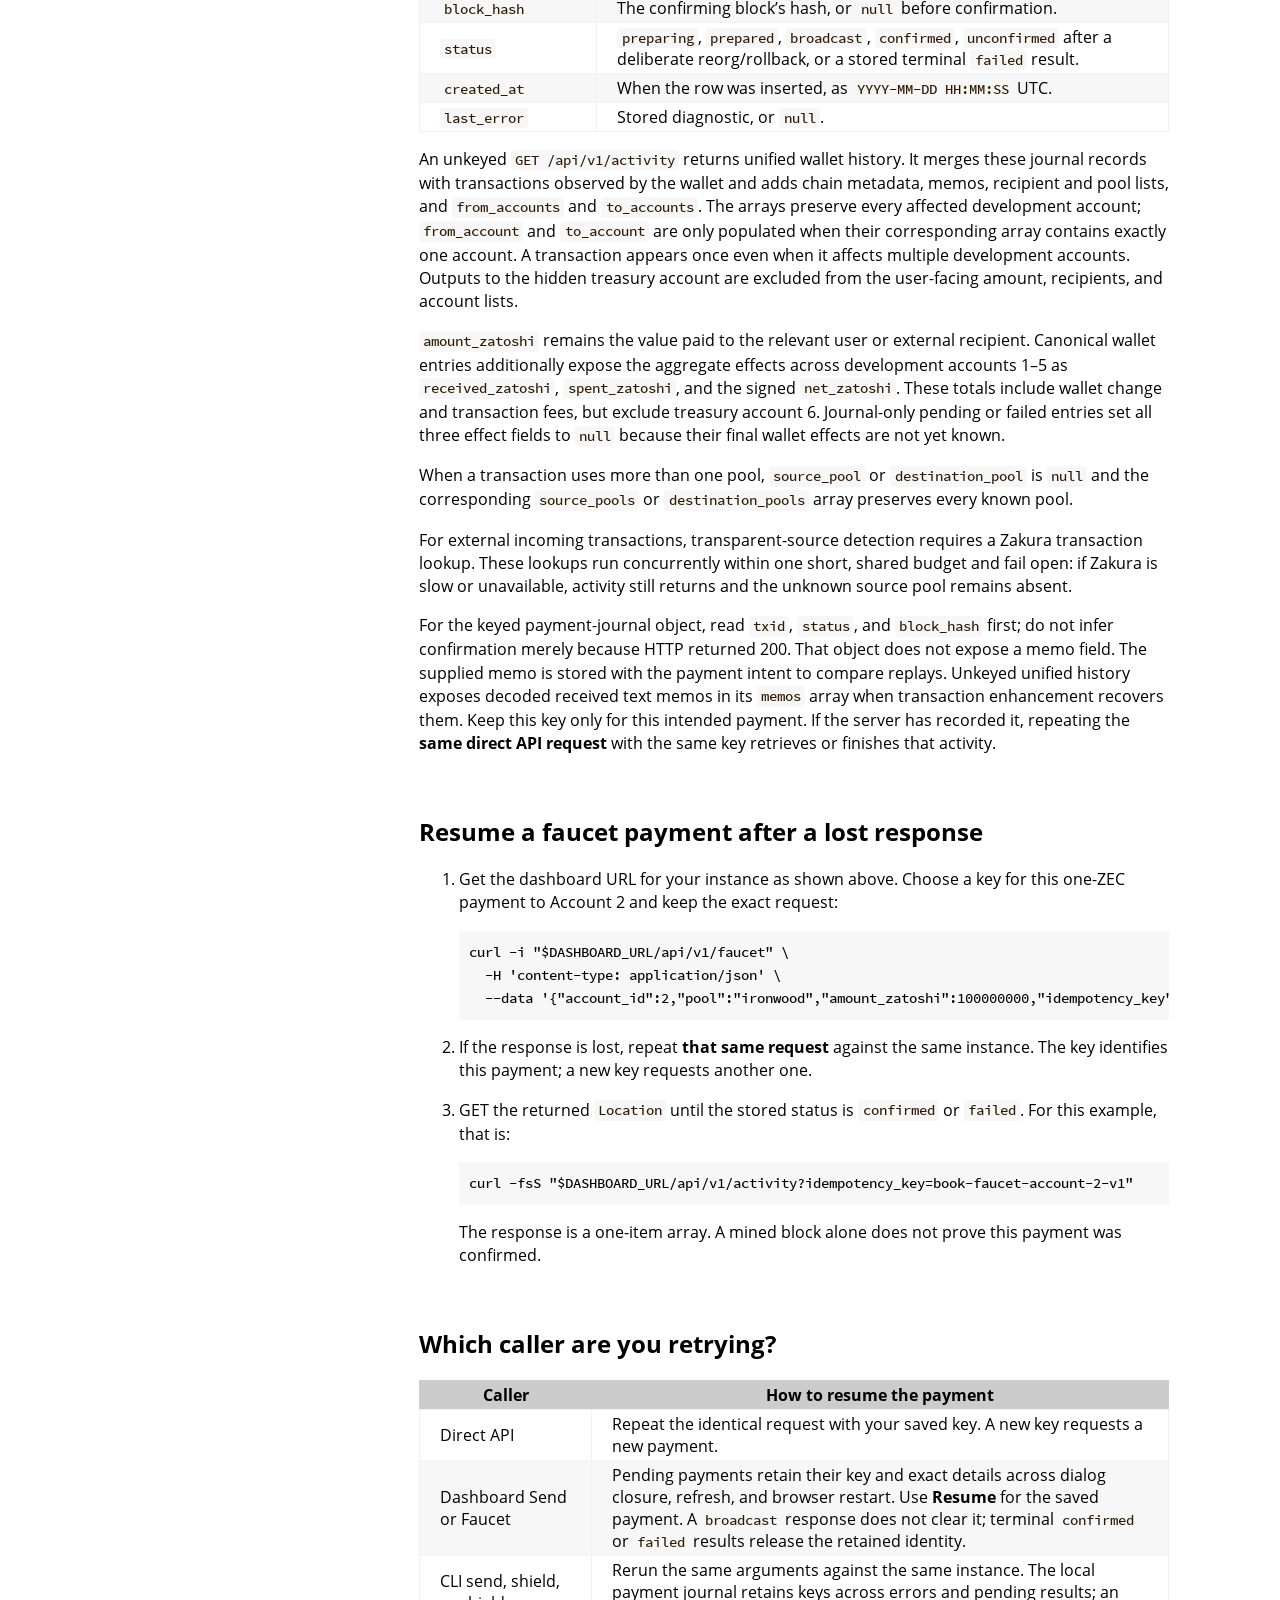
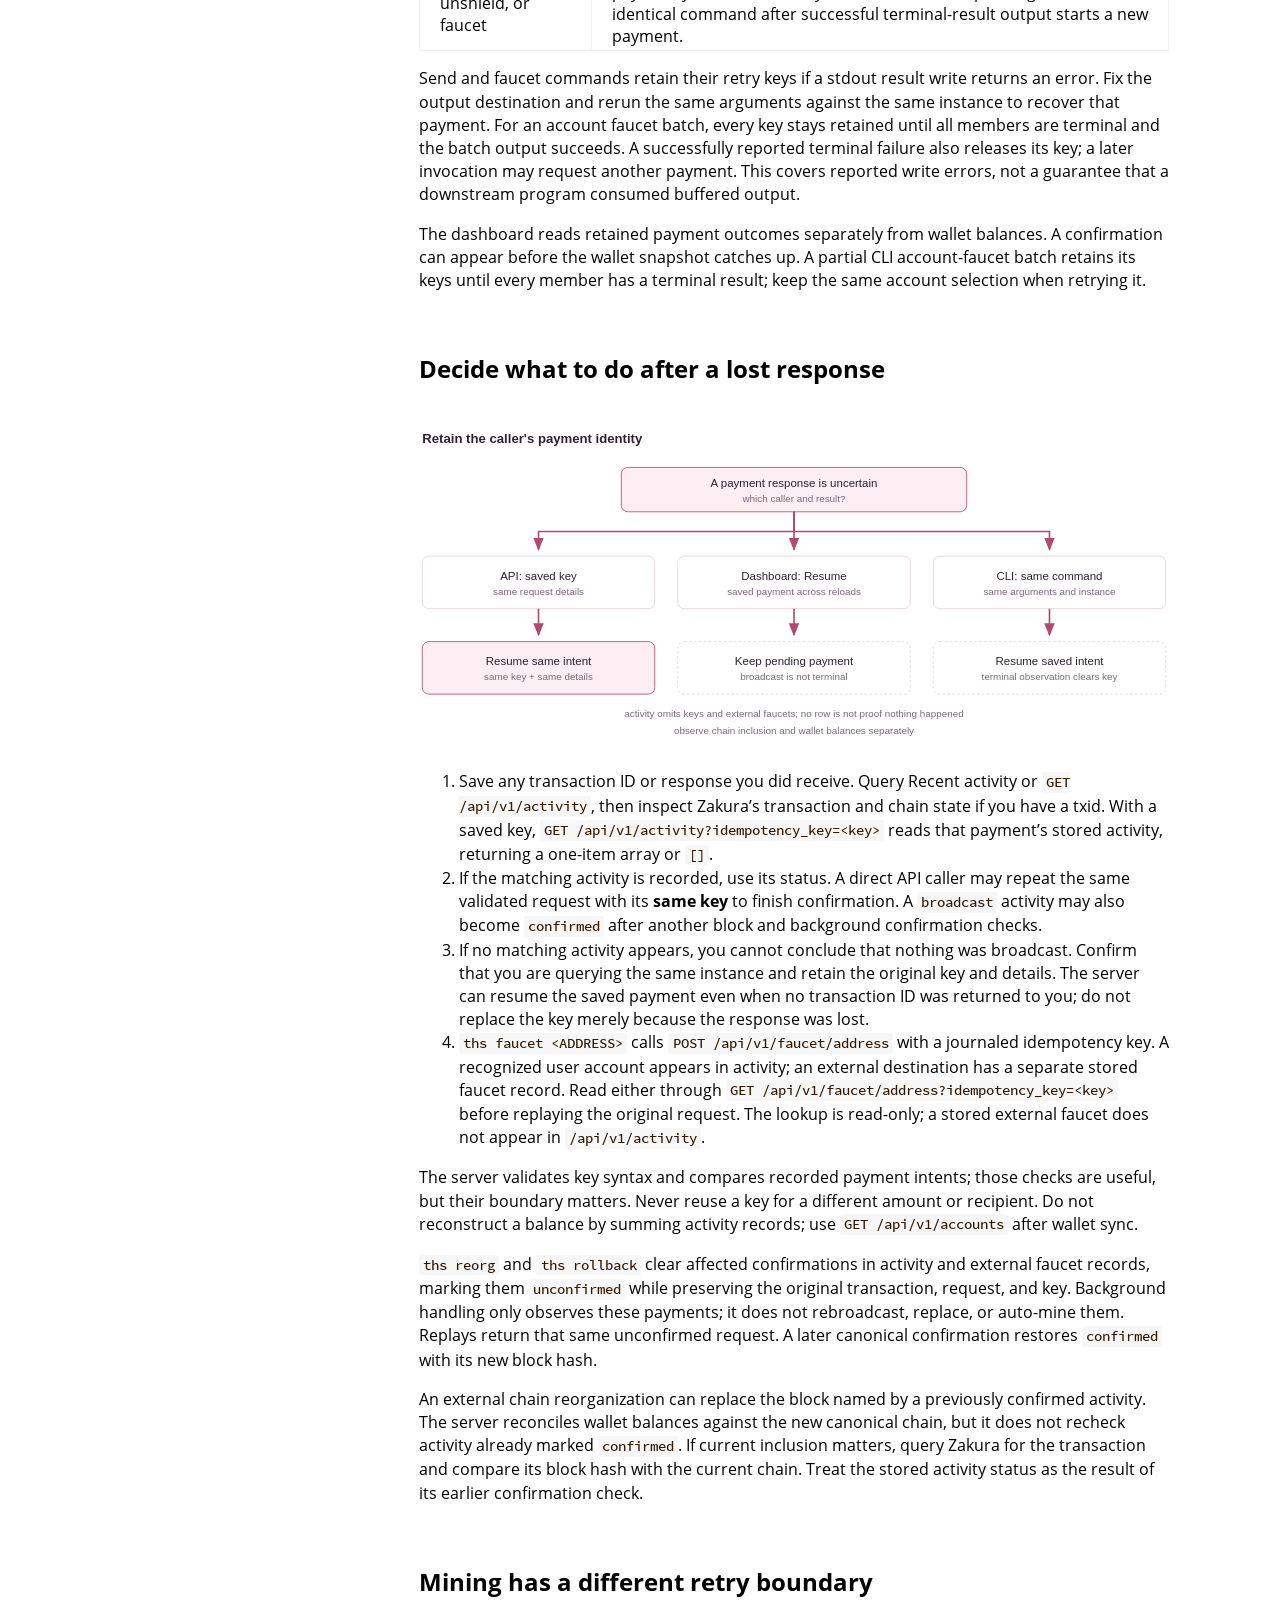
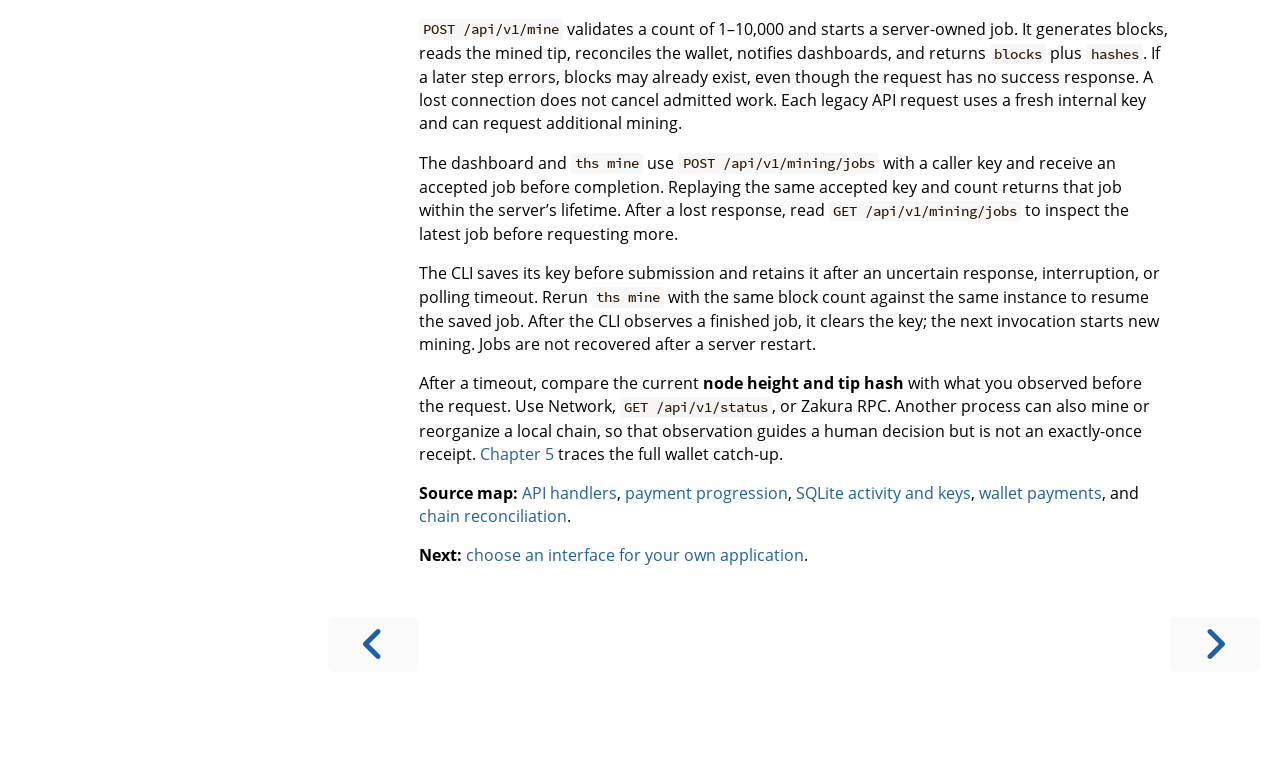
<file: architecture/operations.html>
<!DOCTYPE HTML>
<html lang="en" class="light sidebar-visible" dir="ltr">
    <head>
        <!-- Book generated using mdBook -->
        <meta charset="UTF-8">
        <title>6. Uncertain operations - Thus Spoke Zakura</title>


        <!-- Custom HTML head -->

        <meta name="description" content="A disposable Zcash Regtest network for local development.">
        <meta name="viewport" content="width=device-width, initial-scale=1">
        <meta name="theme-color" content="#ffffff">

        <link rel="icon" href="../favicon-de23e50b.svg">
        <link rel="shortcut icon" href="../favicon-8114d1fc.png">
        <link rel="stylesheet" href="../css/variables-8adf115d.css">
        <link rel="stylesheet" href="../css/general-2459343d.css">
        <link rel="stylesheet" href="../css/chrome-ae938929.css">
        <link rel="stylesheet" href="../css/print-9e4910d8.css" media="print">

        <!-- Fonts -->
        <link rel="stylesheet" href="../fonts/fonts-9644e21d.css">

        <!-- Highlight.js Stylesheets -->
        <link rel="stylesheet" id="mdbook-highlight-css" href="../highlight-493f70e1.css">
        <link rel="stylesheet" id="mdbook-tomorrow-night-css" href="../tomorrow-night-4c0ae647.css">
        <link rel="stylesheet" id="mdbook-ayu-highlight-css" href="../ayu-highlight-3fdfc3ac.css">

        <!-- Custom theme stylesheets -->
        <link rel="stylesheet" href="../theme/figures-f9894ebb.css">


        <!-- Provide site root and default themes to javascript -->
        <script>
            const path_to_root = "../";
            const default_light_theme = "light";
            const default_dark_theme = "navy";
            window.path_to_searchindex_js = "../searchindex-5b2d4067.js";
        </script>
        <!-- Start loading toc.js asap -->
        <script src="../toc-6a776a01.js"></script>
    </head>
    <body>
    <div id="mdbook-help-container">
        <div id="mdbook-help-popup">
            <h2 class="mdbook-help-title">Keyboard shortcuts</h2>
            <div>
                <p>Press <kbd>←</kbd> or <kbd>→</kbd> to navigate between chapters</p>
                <p>Press <kbd>S</kbd> or <kbd>/</kbd> to search in the book</p>
                <p>Press <kbd>?</kbd> to show this help</p>
                <p>Press <kbd>Esc</kbd> to hide this help</p>
            </div>
        </div>
    </div>
    <div id="mdbook-body-container">
        <!-- Work around some values being stored in localStorage wrapped in quotes -->
        <script>
            try {
                let theme = localStorage.getItem('mdbook-theme');
                let sidebar = localStorage.getItem('mdbook-sidebar');

                if (theme.startsWith('"') && theme.endsWith('"')) {
                    localStorage.setItem('mdbook-theme', theme.slice(1, theme.length - 1));
                }

                if (sidebar.startsWith('"') && sidebar.endsWith('"')) {
                    localStorage.setItem('mdbook-sidebar', sidebar.slice(1, sidebar.length - 1));
                }
            } catch (e) { }
        </script>

        <!-- Set the theme before any content is loaded, prevents flash -->
        <script>
            const default_theme = window.matchMedia("(prefers-color-scheme: dark)").matches ? default_dark_theme : default_light_theme;
            let theme;
            try { theme = localStorage.getItem('mdbook-theme'); } catch(e) { }
            if (theme === null || theme === undefined) { theme = default_theme; }
            const html = document.documentElement;
            html.classList.remove('light')
            html.classList.add(theme);
            html.classList.add("js");
        </script>

        <input type="checkbox" id="mdbook-sidebar-toggle-anchor" class="hidden">

        <!-- Hide / unhide sidebar before it is displayed -->
        <script>
            let sidebar = null;
            const sidebar_toggle = document.getElementById("mdbook-sidebar-toggle-anchor");
            if (document.body.clientWidth >= 1080) {
                try { sidebar = localStorage.getItem('mdbook-sidebar'); } catch(e) { }
                sidebar = sidebar || 'visible';
            } else {
                sidebar = 'hidden';
                sidebar_toggle.checked = false;
            }
            if (sidebar === 'visible') {
                sidebar_toggle.checked = true;
            } else {
                html.classList.remove('sidebar-visible');
            }
        </script>

        <nav id="mdbook-sidebar" class="sidebar" aria-label="Table of contents">
            <!-- populated by js -->
            <mdbook-sidebar-scrollbox class="sidebar-scrollbox"></mdbook-sidebar-scrollbox>
            <noscript>
                <iframe class="sidebar-iframe-outer" src="../toc.html"></iframe>
            </noscript>
            <div id="mdbook-sidebar-resize-handle" class="sidebar-resize-handle">
                <div class="sidebar-resize-indicator"></div>
            </div>
        </nav>

        <div id="mdbook-page-wrapper" class="page-wrapper">

            <div class="page">
                <div id="mdbook-menu-bar-hover-placeholder"></div>
                <div id="mdbook-menu-bar" class="menu-bar sticky">
                    <div class="left-buttons">
                        <label id="mdbook-sidebar-toggle" class="icon-button" for="mdbook-sidebar-toggle-anchor" title="Toggle Table of Contents" aria-label="Toggle Table of Contents" aria-controls="mdbook-sidebar">
                            <span class=fa-svg><svg xmlns="http://www.w3.org/2000/svg" viewBox="0 0 448 512"><!--! Font Awesome Free 6.2.0 by @fontawesome - https://fontawesome.com License - https://fontawesome.com/license/free (Icons: CC BY 4.0, Fonts: SIL OFL 1.1, Code: MIT License) Copyright 2022 Fonticons, Inc. --><path d="M0 96C0 78.3 14.3 64 32 64H416c17.7 0 32 14.3 32 32s-14.3 32-32 32H32C14.3 128 0 113.7 0 96zM0 256c0-17.7 14.3-32 32-32H416c17.7 0 32 14.3 32 32s-14.3 32-32 32H32c-17.7 0-32-14.3-32-32zM448 416c0 17.7-14.3 32-32 32H32c-17.7 0-32-14.3-32-32s14.3-32 32-32H416c17.7 0 32 14.3 32 32z"/></svg></span>
                        </label>
                        <button id="mdbook-theme-toggle" class="icon-button" type="button" title="Change theme" aria-label="Change theme" aria-haspopup="true" aria-expanded="false" aria-controls="mdbook-theme-list">
                            <span class=fa-svg><svg xmlns="http://www.w3.org/2000/svg" viewBox="0 0 576 512"><!--! Font Awesome Free 6.2.0 by @fontawesome - https://fontawesome.com License - https://fontawesome.com/license/free (Icons: CC BY 4.0, Fonts: SIL OFL 1.1, Code: MIT License) Copyright 2022 Fonticons, Inc. --><path d="M371.3 367.1c27.3-3.9 51.9-19.4 67.2-42.9L600.2 74.1c12.6-19.5 9.4-45.3-7.6-61.2S549.7-4.4 531.1 9.6L294.4 187.2c-24 18-38.2 46.1-38.4 76.1L371.3 367.1zm-19.6 25.4l-116-104.4C175.9 290.3 128 339.6 128 400c0 3.9 .2 7.8 .6 11.6c1.8 17.5-10.2 36.4-27.8 36.4H96c-17.7 0-32 14.3-32 32s14.3 32 32 32H240c61.9 0 112-50.1 112-112c0-2.5-.1-5-.2-7.5z"/></svg></span>
                        </button>
                        <ul id="mdbook-theme-list" class="theme-popup" aria-label="Themes" role="menu">
                            <li role="none"><button role="menuitem" class="theme" id="mdbook-theme-default_theme">Auto</button></li>
                            <li role="none"><button role="menuitem" class="theme" id="mdbook-theme-light">Light</button></li>
                            <li role="none"><button role="menuitem" class="theme" id="mdbook-theme-rust">Rust</button></li>
                            <li role="none"><button role="menuitem" class="theme" id="mdbook-theme-coal">Coal</button></li>
                            <li role="none"><button role="menuitem" class="theme" id="mdbook-theme-navy">Navy</button></li>
                            <li role="none"><button role="menuitem" class="theme" id="mdbook-theme-ayu">Ayu</button></li>
                        </ul>
                        <button id="mdbook-search-toggle" class="icon-button" type="button" title="Search (`/`)" aria-label="Toggle Searchbar" aria-expanded="false" aria-keyshortcuts="/ s" aria-controls="mdbook-searchbar">
                            <span class=fa-svg><svg xmlns="http://www.w3.org/2000/svg" viewBox="0 0 512 512"><!--! Font Awesome Free 6.2.0 by @fontawesome - https://fontawesome.com License - https://fontawesome.com/license/free (Icons: CC BY 4.0, Fonts: SIL OFL 1.1, Code: MIT License) Copyright 2022 Fonticons, Inc. --><path d="M416 208c0 45.9-14.9 88.3-40 122.7L502.6 457.4c12.5 12.5 12.5 32.8 0 45.3s-32.8 12.5-45.3 0L330.7 376c-34.4 25.2-76.8 40-122.7 40C93.1 416 0 322.9 0 208S93.1 0 208 0S416 93.1 416 208zM208 352c79.5 0 144-64.5 144-144s-64.5-144-144-144S64 128.5 64 208s64.5 144 144 144z"/></svg></span>
                        </button>
                    </div>

                    <h1 class="menu-title">Thus Spoke Zakura</h1>

                    <div class="right-buttons">
                        <a href="../print.html" title="Print this book" aria-label="Print this book">
                            <span class=fa-svg id="print-button"><svg xmlns="http://www.w3.org/2000/svg" viewBox="0 0 512 512"><!--! Font Awesome Free 6.2.0 by @fontawesome - https://fontawesome.com License - https://fontawesome.com/license/free (Icons: CC BY 4.0, Fonts: SIL OFL 1.1, Code: MIT License) Copyright 2022 Fonticons, Inc. --><path d="M128 0C92.7 0 64 28.7 64 64v96h64V64H354.7L384 93.3V160h64V93.3c0-17-6.7-33.3-18.7-45.3L400 18.7C388 6.7 371.7 0 354.7 0H128zM384 352v32 64H128V384 368 352H384zm64 32h32c17.7 0 32-14.3 32-32V256c0-35.3-28.7-64-64-64H64c-35.3 0-64 28.7-64 64v96c0 17.7 14.3 32 32 32H64v64c0 35.3 28.7 64 64 64H384c35.3 0 64-28.7 64-64V384zm-16-88c-13.3 0-24-10.7-24-24s10.7-24 24-24s24 10.7 24 24s-10.7 24-24 24z"/></svg></span>
                        </a>
                        <a href="https://github.com/zcashlabs/thus-spoke-zakura" title="Git repository" aria-label="Git repository">
                            <span class=fa-svg><svg xmlns="http://www.w3.org/2000/svg" viewBox="0 0 496 512"><!--! Font Awesome Free 6.2.0 by @fontawesome - https://fontawesome.com License - https://fontawesome.com/license/free (Icons: CC BY 4.0, Fonts: SIL OFL 1.1, Code: MIT License) Copyright 2022 Fonticons, Inc. --><path d="M165.9 397.4c0 2-2.3 3.6-5.2 3.6-3.3.3-5.6-1.3-5.6-3.6 0-2 2.3-3.6 5.2-3.6 3-.3 5.6 1.3 5.6 3.6zm-31.1-4.5c-.7 2 1.3 4.3 4.3 4.9 2.6 1 5.6 0 6.2-2s-1.3-4.3-4.3-5.2c-2.6-.7-5.5.3-6.2 2.3zm44.2-1.7c-2.9.7-4.9 2.6-4.6 4.9.3 2 2.9 3.3 5.9 2.6 2.9-.7 4.9-2.6 4.6-4.6-.3-1.9-3-3.2-5.9-2.9zM244.8 8C106.1 8 0 113.3 0 252c0 110.9 69.8 205.8 169.5 239.2 12.8 2.3 17.3-5.6 17.3-12.1 0-6.2-.3-40.4-.3-61.4 0 0-70 15-84.7-29.8 0 0-11.4-29.1-27.8-36.6 0 0-22.9-15.7 1.6-15.4 0 0 24.9 2 38.6 25.8 21.9 38.6 58.6 27.5 72.9 20.9 2.3-16 8.8-27.1 16-33.7-55.9-6.2-112.3-14.3-112.3-110.5 0-27.5 7.6-41.3 23.6-58.9-2.6-6.5-11.1-33.3 2.6-67.9 20.9-6.5 69 27 69 27 20-5.6 41.5-8.5 62.8-8.5s42.8 2.9 62.8 8.5c0 0 48.1-33.6 69-27 13.7 34.7 5.2 61.4 2.6 67.9 16 17.7 25.8 31.5 25.8 58.9 0 96.5-58.9 104.2-114.8 110.5 9.2 7.9 17 22.9 17 46.4 0 33.7-.3 75.4-.3 83.6 0 6.5 4.6 14.4 17.3 12.1C428.2 457.8 496 362.9 496 252 496 113.3 383.5 8 244.8 8zM97.2 352.9c-1.3 1-1 3.3.7 5.2 1.6 1.6 3.9 2.3 5.2 1 1.3-1 1-3.3-.7-5.2-1.6-1.6-3.9-2.3-5.2-1zm-10.8-8.1c-.7 1.3.3 2.9 2.3 3.9 1.6 1 3.6.7 4.3-.7.7-1.3-.3-2.9-2.3-3.9-2-.6-3.6-.3-4.3.7zm32.4 35.6c-1.6 1.3-1 4.3 1.3 6.2 2.3 2.3 5.2 2.6 6.5 1 1.3-1.3.7-4.3-1.3-6.2-2.2-2.3-5.2-2.6-6.5-1zm-11.4-14.7c-1.6 1-1.6 3.6 0 5.9 1.6 2.3 4.3 3.3 5.6 2.3 1.6-1.3 1.6-3.9 0-6.2-1.4-2.3-4-3.3-5.6-2z"/></svg></span>
                        </a>
                        <a href="https://github.com/zcashlabs/thus-spoke-zakura/edit/main/book/architecture/operations.md" title="Suggest an edit" aria-label="Suggest an edit" rel="edit">
                            <span class=fa-svg id="git-edit-button"><svg xmlns="http://www.w3.org/2000/svg" viewBox="0 0 512 512"><!--! Font Awesome Free 6.2.0 by @fontawesome - https://fontawesome.com License - https://fontawesome.com/license/free (Icons: CC BY 4.0, Fonts: SIL OFL 1.1, Code: MIT License) Copyright 2022 Fonticons, Inc. --><path d="M421.7 220.3l-11.3 11.3-22.6 22.6-205 205c-6.6 6.6-14.8 11.5-23.8 14.1L30.8 511c-8.4 2.5-17.5 .2-23.7-6.1S-1.5 489.7 1 481.2L38.7 353.1c2.6-9 7.5-17.2 14.1-23.8l205-205 22.6-22.6 11.3-11.3 33.9 33.9 62.1 62.1 33.9 33.9zM96 353.9l-9.3 9.3c-.9 .9-1.6 2.1-2 3.4l-25.3 86 86-25.3c1.3-.4 2.5-1.1 3.4-2l9.3-9.3H112c-8.8 0-16-7.2-16-16V353.9zM453.3 19.3l39.4 39.4c25 25 25 65.5 0 90.5l-14.5 14.5-22.6 22.6-11.3 11.3-33.9-33.9-62.1-62.1L314.3 67.7l11.3-11.3 22.6-22.6 14.5-14.5c25-25 65.5-25 90.5 0z"/></svg></span>
                        </a>

                    </div>
                </div>

                <div id="mdbook-search-wrapper" class="hidden">
                    <form id="mdbook-searchbar-outer" class="searchbar-outer">
                        <div class="search-wrapper">
                            <input type="search" id="mdbook-searchbar" name="searchbar" placeholder="Search this book ..." aria-controls="mdbook-searchresults-outer" aria-describedby="searchresults-header">
                            <div class="spinner-wrapper">
                                <span class=fa-svg id="fa-spin"><svg xmlns="http://www.w3.org/2000/svg" viewBox="0 0 512 512"><!--! Font Awesome Free 6.2.0 by @fontawesome - https://fontawesome.com License - https://fontawesome.com/license/free (Icons: CC BY 4.0, Fonts: SIL OFL 1.1, Code: MIT License) Copyright 2022 Fonticons, Inc. --><path d="M304 48c0-26.5-21.5-48-48-48s-48 21.5-48 48s21.5 48 48 48s48-21.5 48-48zm0 416c0-26.5-21.5-48-48-48s-48 21.5-48 48s21.5 48 48 48s48-21.5 48-48zM48 304c26.5 0 48-21.5 48-48s-21.5-48-48-48s-48 21.5-48 48s21.5 48 48 48zm464-48c0-26.5-21.5-48-48-48s-48 21.5-48 48s21.5 48 48 48s48-21.5 48-48zM142.9 437c18.7-18.7 18.7-49.1 0-67.9s-49.1-18.7-67.9 0s-18.7 49.1 0 67.9s49.1 18.7 67.9 0zm0-294.2c18.7-18.7 18.7-49.1 0-67.9S93.7 56.2 75 75s-18.7 49.1 0 67.9s49.1 18.7 67.9 0zM369.1 437c18.7 18.7 49.1 18.7 67.9 0s18.7-49.1 0-67.9s-49.1-18.7-67.9 0s-18.7 49.1 0 67.9z"/></svg></span>
                            </div>
                        </div>
                    </form>
                    <div id="mdbook-searchresults-outer" class="searchresults-outer hidden">
                        <div id="mdbook-searchresults-header" class="searchresults-header"></div>
                        <ul id="mdbook-searchresults">
                        </ul>
                    </div>
                </div>

                <!-- Apply ARIA attributes after the sidebar and the sidebar toggle button are added to the DOM -->
                <script>
                    document.getElementById('mdbook-sidebar-toggle').setAttribute('aria-expanded', sidebar === 'visible');
                    document.getElementById('mdbook-sidebar').setAttribute('aria-hidden', sidebar !== 'visible');
                    Array.from(document.querySelectorAll('#mdbook-sidebar a')).forEach(function(link) {
                        link.setAttribute('tabIndex', sidebar === 'visible' ? 0 : -1);
                    });
                </script>

                <div id="mdbook-content" class="content">
                    <main>
                        <h1 id="6-uncertain-operations"><a class="header" href="#6-uncertain-operations">6. Uncertain operations</a></h1>
<p>The previous chapter showed that a block can be generated before the wallet
publishes a new snapshot. A payment has a similar boundary: it can be
broadcast before its caller receives a response. This chapter names each
state and tells you what an HTTP response can and cannot prove.</p>
<p>The terms are deliberately narrow:</p>
<ul>
<li><strong>Broadcast</strong> means lightwalletd accepted the transaction for submission.
It does not mean the transaction is in a block.</li>
<li><strong>Activity</strong> is the server’s SQLite record of a development payment. It
includes a transaction ID (<code>txid</code>), <code>status</code>, and optional <code>block_hash</code>.</li>
<li><strong>Confirmed activity</strong> means Zakura reported the transaction in a block
when the server last checked it, and SQLite stored that block hash. The
status is a record of that check, not a live proof of canonical inclusion.</li>
<li>An <strong>idempotency key</strong> is a caller-chosen string used to look up an
already-recorded payment. It is not an end-to-end exactly-once guarantee.</li>
</ul>
<h2 id="payment-submission-and-confirmation"><a class="header" href="#payment-submission-and-confirmation">Payment submission and confirmation</a></h2>
<p><img src="../images/payment-flow.svg" alt="A validated payment is durably claimed as preparing. The wallet and server save prepared transaction bytes before broadcast, then the server checks confirmation. Identical keys resume the saved payment; changed details or memo conflict."></p>
<ol>
<li><code>POST /api/v1/send</code> validates user account IDs (1–5), source
and destination pools, amount, memo rules, and an <code>idempotency_key</code> of
<strong>8–128 visible ASCII characters</strong>. Same-account sends are allowed when
the pools differ. A recipient can also be a Regtest address matching the
destination pool.</li>
<li><code>POST /api/v1/faucet</code> validates its user account, pool,
amount greater than zero and at most 5 ZEC, and key. Validation happens
before the recorded-key lookup.</li>
<li>If SQLite already has a claim for the key, the server resumes <strong>that
recorded payment</strong>. It compares the replay’s details, including the memo,
with the original intent; changed valid details return <strong>HTTP 409</strong>.
A new intent and key are recorded as <code>preparing</code> before wallet work.</li>
<li>With a new key, the server synchronizes its wallet. The SDK chooses
spendable funds and a fee, constructs the transaction, and saves it in the
wallet. The server saves its txid and transaction bytes as <code>prepared</code> before
broadcast. For faucet payments, the source is hidden treasury
Account 6; it may replenish itself first.</li>
<li>The server submits the saved transaction through lightwalletd and marks
it <code>broadcast</code>. If the node already knows the txid, the server continues
with that transaction. A lost response can be recovered using the saved
payment rather than constructing another one.</li>
<li>The server asks Zakura whether the transaction is confirmed. If needed,
it mines one block, waits for wallet reconciliation, and asks again. It
returns <code>confirmed</code> activity with a block hash if successful. If
auto-mining fails, it can return <code>broadcast</code> activity with the txid
and no block hash. Background confirmation checks can later confirm
recorded account activity independently of wallet synchronization.</li>
</ol>
<p>The important ordering is <strong>record intent → save transaction → broadcast</strong>.
Send, account faucet, and address faucet reject transparent outputs below
54 zatoshi with <strong>HTTP 400</strong> before recording a claim. Smaller positive
shielded amounts remain valid.
Concurrent requests with the same key share the recorded intent and serialized
submission. Saved payments can be resumed across a server restart while the
instance’s databases remain intact. This is not an end-to-end exactly-once
guarantee: a fresh key requests a new payment, and deleting the instance deletes
its recovery records.</p>
<h2 id="http-admission-and-status"><a class="header" href="#http-admission-and-status">HTTP admission and status</a></h2>
<p><code>POST /api/v1/send</code>, <code>POST /api/v1/faucet</code>, and
<code>POST /api/v1/faucet/address</code> save an intent before processing it. The response
is HTTP <strong>202</strong> while the payment is pending, or <strong>200</strong> when its stored status
is <code>confirmed</code> or <code>failed</code>. Both include the operation and a relative
<code>Location</code> with the encoded idempotency key.</p>
<p>Neither status code alone proves the payment succeeded: inspect the operation’s
<code>status</code>. Follow <code>Location</code> with <strong>GET</strong> to check a pending payment. The server
keeps working if the caller disconnects and resumes saved payments after a
restart. Status reads do not start payment work.</p>
<p><code>preparing</code>, <code>prepared</code>, and <code>broadcast</code> are pending. Only <code>confirmed</code> and
<code>failed</code> are terminal. A pending operation can have an empty <code>txid</code>. A
<code>last_error</code> can describe a retryable failure and clears when processing
continues. Keep the same key after a timeout. Reusing it with different
payment details is rejected.</p>
<h3 id="earlier-payments-and-dependent-sends"><a class="header" href="#earlier-payments-and-dependent-sends">Earlier payments and dependent sends</a></h3>
<p>The worker visits account payments in their stored admission order, including
retained legacy transactions. Their random IDs and timestamp ties do not set
that order. It keeps its position across bounded passes and alternates with
external-address faucets so one slow collection does not always go first.</p>
<p>Admission order is not a promise that every earlier payment has finished. A
pass can stop while an earlier payment is still pending. If a Send then has
insufficient funds, it stays <code>preparing</code> while an earlier active payment
could fund its source account and pool, including Ironwood change from an
earlier spend. It keeps its original key and can progress after that payment
confirms. An unrelated payment, a payment accepted later, or a terminal
payment does not defer this failure. An earlier <code>unconfirmed</code> payment is
observation-only after a deliberate reorg or rollback, so it does not defer
an unfunded Send either, even before its transaction expires. Only
<code>preparing</code>, <code>prepared</code>, and <code>broadcast</code> payments are active funding
dependencies. The orphaned payment keeps its original status and key for
observation; this does not rebroadcast or fail it. Once no earlier funding
dependency remains, the existing transaction-reconciliation checks still decide whether
insufficient funds can safely become terminal <code>failed</code>.</p>
<h2 id="call-the-api-with-a-deliberate-key"><a class="header" href="#call-the-api-with-a-deliberate-key">Call the API with a deliberate key</a></h2>
<p>This example uses integer zatoshi. Run it against the live dashboard URL of
the <strong>same instance</strong> you used in earlier chapters:</p>
<pre><code class="language-console">DASHBOARD_URL="$(ths endpoints --json | python3 -c 'import json,sys; print(json.load(sys.stdin)["dashboard"])')"
curl -fsS "$DASHBOARD_URL/api/v1/send" \
  -H 'content-type: application/json' \
  --data '{"from_account":1,"to_account":2,"source_pool":"ironwood","destination_pool":"ironwood","amount_zatoshi":100000000,"idempotency_key":"book-account-1-to-2-v1"}'
</code></pre>
<p>The response is one payment-journal activity object. A keyed
<code>GET /api/v1/activity?idempotency_key=&lt;key&gt;</code> returns that same object in a
one-item list:</p>
<div class="table-wrapper">
<table>
<thead>
<tr><th>Field</th><th>Meaning</th></tr>
</thead>
<tbody>
<tr><td><code>id</code></td><td>The activity row’s own UUID. Not the idempotency key and not the txid.</td></tr>
<tr><td><code>kind</code></td><td><code>send</code> or <code>faucet</code>.</td></tr>
<tr><td><code>from_account</code></td><td>Source account 1–5, or <code>null</code> for a faucet payment out of the hidden treasury.</td></tr>
<tr><td><code>to_account</code></td><td>Destination account 1–5, or <code>null</code> for an external send.</td></tr>
<tr><td><code>to_address</code></td><td>External send destination, or <code>null</code> for an account recipient.</td></tr>
<tr><td><code>source_pool</code></td><td><code>ironwood</code> or <code>transparent</code>.</td></tr>
<tr><td><code>destination_pool</code></td><td><code>ironwood</code> or <code>transparent</code>.</td></tr>
<tr><td><code>amount_zatoshi</code></td><td>Integer zatoshi paid to the destination. It does not include the fee.</td></tr>
<tr><td><code>txid</code></td><td>The prepared transaction’s ID; empty while status is <code>preparing</code>.</td></tr>
<tr><td><code>block_hash</code></td><td>The confirming block’s hash, or <code>null</code> before confirmation.</td></tr>
<tr><td><code>status</code></td><td><code>preparing</code>, <code>prepared</code>, <code>broadcast</code>, <code>confirmed</code>, <code>unconfirmed</code> after a deliberate reorg/rollback, or a stored terminal <code>failed</code> result.</td></tr>
<tr><td><code>created_at</code></td><td>When the row was inserted, as <code>YYYY-MM-DD HH:MM:SS</code> UTC.</td></tr>
<tr><td><code>last_error</code></td><td>Stored diagnostic, or <code>null</code>.</td></tr>
</tbody>
</table>
</div>
<p>An unkeyed <code>GET /api/v1/activity</code> returns unified wallet history. It merges
these journal records with transactions observed by the wallet and adds chain
metadata, memos, recipient and pool lists, and <code>from_accounts</code> and
<code>to_accounts</code>. The arrays preserve every affected development account;
<code>from_account</code> and <code>to_account</code> are only populated when their corresponding
array contains exactly one account. A transaction appears once even when it
affects multiple development accounts. Outputs to the hidden treasury account
are excluded from the user-facing amount, recipients, and account lists.</p>
<p><code>amount_zatoshi</code> remains the value paid to the relevant user or external
recipient. Canonical wallet entries additionally expose the aggregate effects
across development accounts 1–5 as <code>received_zatoshi</code>, <code>spent_zatoshi</code>, and the
signed <code>net_zatoshi</code>. These totals include wallet change and transaction fees,
but exclude treasury account 6. Journal-only pending or failed entries set all
three effect fields to <code>null</code> because their final wallet effects are not yet
known.</p>
<p>When a transaction uses more than one pool, <code>source_pool</code> or
<code>destination_pool</code> is <code>null</code> and the corresponding <code>source_pools</code> or
<code>destination_pools</code> array preserves every known pool.</p>
<p>For external incoming transactions, transparent-source detection requires a
Zakura transaction lookup. These lookups run concurrently within one short,
shared budget and fail open: if Zakura is slow or unavailable, activity still
returns and the unknown source pool remains absent.</p>
<p>For the keyed payment-journal object, read <code>txid</code>, <code>status</code>, and <code>block_hash</code>
first; do not infer confirmation merely because HTTP returned 200. That object
does not expose a memo field. The supplied memo is stored with the payment
intent to compare replays. Unkeyed unified history exposes decoded received
text memos in its <code>memos</code> array when transaction enhancement recovers them.
Keep this key only for this intended payment. If the server has recorded it,
repeating the <strong>same direct API request</strong> with the same key retrieves or
finishes that activity.</p>
<h2 id="resume-a-faucet-payment-after-a-lost-response"><a class="header" href="#resume-a-faucet-payment-after-a-lost-response">Resume a faucet payment after a lost response</a></h2>
<ol>
<li>
<p>Get the dashboard URL for your instance as shown above. Choose a key for
this one-ZEC payment to Account 2 and keep the exact request:</p>
<pre><code class="language-console">curl -i "$DASHBOARD_URL/api/v1/faucet" \
  -H 'content-type: application/json' \
  --data '{"account_id":2,"pool":"ironwood","amount_zatoshi":100000000,"idempotency_key":"book-faucet-account-2-v1"}'
</code></pre>
</li>
<li>
<p>If the response is lost, repeat <strong>that same request</strong> against the same
instance. The key identifies this payment; a new key requests another one.</p>
</li>
<li>
<p>GET the returned <code>Location</code> until the stored status is <code>confirmed</code> or
<code>failed</code>. For this example, that is:</p>
<pre><code class="language-console">curl -fsS "$DASHBOARD_URL/api/v1/activity?idempotency_key=book-faucet-account-2-v1"
</code></pre>
<p>The response is a one-item array. A mined block alone does not prove this
payment was confirmed.</p>
</li>
</ol>
<h2 id="which-caller-are-you-retrying"><a class="header" href="#which-caller-are-you-retrying">Which caller are you retrying?</a></h2>
<div class="table-wrapper">
<table>
<thead>
<tr><th>Caller</th><th>How to resume the payment</th></tr>
</thead>
<tbody>
<tr><td>Direct API</td><td>Repeat the identical request with your saved key. A new key requests a new payment.</td></tr>
<tr><td>Dashboard Send or Faucet</td><td>Pending payments retain their key and exact details across dialog closure, refresh, and browser restart. Use <strong>Resume</strong> for the saved payment. A <code>broadcast</code> response does not clear it; terminal <code>confirmed</code> or <code>failed</code> results release the retained identity.</td></tr>
<tr><td>CLI send, shield, unshield, or faucet</td><td>Rerun the same arguments against the same instance. The local payment journal retains keys across errors and pending results; an identical command after successful terminal-result output starts a new payment.</td></tr>
</tbody>
</table>
</div>
<p>Send and faucet commands retain their retry keys if a stdout result write
returns an error. Fix the output destination and rerun the same
arguments against the same instance to recover that payment. For an account
faucet batch, every key stays retained until all members are terminal and the
batch output succeeds. A successfully reported terminal failure also releases
its key; a later invocation may request another payment. This covers reported
write errors, not a guarantee that a downstream program consumed buffered output.</p>
<p>The dashboard reads retained payment outcomes separately from wallet balances.
A confirmation can appear before the wallet snapshot catches up. A partial CLI
account-faucet batch retains its keys until every member has a terminal result;
keep the same account selection when retrying it.</p>
<h2 id="decide-what-to-do-after-a-lost-response"><a class="header" href="#decide-what-to-do-after-a-lost-response">Decide what to do after a lost response</a></h2>
<p><img src="../images/retry-decisions.svg" alt="After a lost payment response, direct API callers reuse their saved key, dashboard callers resume retained payments, and CLI callers rerun the same command and instance. A new key requests a new payment. Activity omits keys and external faucet records; inspect txids and wallet snapshots separately."></p>
<ol>
<li>Save any transaction ID or response you did receive. Query Recent
activity or <code>GET /api/v1/activity</code>, then inspect Zakura’s transaction
and chain state if you have a txid. With a saved key,
<code>GET /api/v1/activity?idempotency_key=&lt;key&gt;</code> reads that payment’s stored
activity, returning a one-item array or <code>[]</code>.</li>
<li>If the matching activity is recorded, use its status. A direct API caller
may repeat the same validated request with its <strong>same key</strong> to finish
confirmation. A <code>broadcast</code> activity may also become <code>confirmed</code> after
another block and background confirmation checks.</li>
<li>If no matching activity appears, you cannot conclude that nothing was
broadcast. Confirm that you are querying the same instance and retain the
original key and details. The server can resume the saved payment even
when no transaction ID was returned to you; do not replace the key merely
because the response was lost.</li>
<li><code>ths faucet &lt;ADDRESS&gt;</code> calls <code>POST /api/v1/faucet/address</code> with a
journaled idempotency key. A recognized user account appears in activity;
an external destination has a separate stored faucet record. Read either
through <code>GET /api/v1/faucet/address?idempotency_key=&lt;key&gt;</code> before replaying
the original request. The lookup is read-only; a stored external faucet
does not appear in <code>/api/v1/activity</code>.</li>
</ol>
<p>The server validates key syntax and compares recorded payment intents;
those checks are useful, but their boundary matters. Never reuse a key for
a different amount or recipient. Do not reconstruct a balance by summing
activity records; use <code>GET /api/v1/accounts</code> after wallet sync.</p>
<p><code>ths reorg</code> and <code>ths rollback</code> clear affected confirmations in activity and
external faucet records, marking them <code>unconfirmed</code> while preserving the original
transaction, request, and key. Background handling only observes these payments;
it does not rebroadcast, replace, or auto-mine them. Replays return that same
unconfirmed request. A later canonical confirmation restores <code>confirmed</code> with
its new block hash.</p>
<p>An external chain reorganization can replace the block named by a previously confirmed
activity. The server reconciles wallet balances against the new canonical
chain, but it does not recheck activity already marked <code>confirmed</code>. If
current inclusion matters, query Zakura for the transaction and compare its
block hash with the current chain. Treat the stored activity status as the
result of its earlier confirmation check.</p>
<h2 id="mining-has-a-different-retry-boundary"><a class="header" href="#mining-has-a-different-retry-boundary">Mining has a different retry boundary</a></h2>
<p><code>POST /api/v1/mine</code> validates a count of 1–10,000 and starts a server-owned
job. It generates blocks, reads the mined tip, reconciles the wallet, notifies
dashboards, and returns <code>blocks</code> plus <code>hashes</code>. If a later step errors,
blocks may already exist, even though the request has no success response.
A lost connection does not cancel admitted work. Each legacy API request uses
a fresh internal key and can request additional mining.</p>
<p>The dashboard and <code>ths mine</code> use <code>POST /api/v1/mining/jobs</code> with a caller key
and receive an accepted job before completion. Replaying the same accepted
key and count returns that job within the server’s lifetime. After a lost response, read
<code>GET /api/v1/mining/jobs</code> to inspect the latest job before requesting more.</p>
<p>The CLI saves its key before submission and retains it after an uncertain
response, interruption, or polling timeout. Rerun <code>ths mine</code> with the same
block count against the same instance to resume the saved job. After the CLI
observes a finished job, it clears the key; the next invocation starts new
mining. Jobs are not recovered after a server restart.</p>
<p>After a timeout, compare the current <strong>node height and tip hash</strong> with
what you observed before the request. Use Network, <code>GET /api/v1/status</code>,
or Zakura RPC. Another process can also mine or reorganize a local chain,
so that observation guides a human decision but is not an exactly-once
receipt. <a href="../mining-and-sync.html">Chapter 5</a> traces the full wallet catch-up.</p>
<p><strong>Source map:</strong> <a href="https://github.com/zcashlabs/thus-spoke-zakura/blob/main/crates/ths-server/src/api/payments.rs">API handlers</a>,
<a href="https://github.com/zcashlabs/thus-spoke-zakura/blob/main/crates/ths-server/src/payments/progression.rs">payment progression</a>,
<a href="https://github.com/zcashlabs/thus-spoke-zakura/blob/main/crates/ths-server/src/db/activity.rs">SQLite activity and keys</a>,
<a href="https://github.com/zcashlabs/thus-spoke-zakura/blob/main/crates/ths-server/src/wallet/payments.rs">wallet payments</a>,
and <a href="https://github.com/zcashlabs/thus-spoke-zakura/blob/main/crates/ths-server/src/reconcile.rs">chain reconciliation</a>.</p>
<p><strong>Next:</strong> <a href="../connect-an-app.html">choose an interface for your own application</a>.</p>

                    </main>

                    <nav class="nav-wrapper" aria-label="Page navigation">
                        <!-- Mobile navigation buttons -->
                            <a rel="prev" href="../mining-and-sync.html" class="mobile-nav-chapters previous" title="Previous chapter" aria-label="Previous chapter" aria-keyshortcuts="Left">
                                <span class=fa-svg><svg xmlns="http://www.w3.org/2000/svg" viewBox="0 0 320 512"><!--! Font Awesome Free 6.2.0 by @fontawesome - https://fontawesome.com License - https://fontawesome.com/license/free (Icons: CC BY 4.0, Fonts: SIL OFL 1.1, Code: MIT License) Copyright 2022 Fonticons, Inc. --><path d="M41.4 233.4c-12.5 12.5-12.5 32.8 0 45.3l160 160c12.5 12.5 32.8 12.5 45.3 0s12.5-32.8 0-45.3L109.3 256 246.6 118.6c12.5-12.5 12.5-32.8 0-45.3s-32.8-12.5-45.3 0l-160 160z"/></svg></span>
                            </a>

                            <a rel="next prefetch" href="../connect-an-app.html" class="mobile-nav-chapters next" title="Next chapter" aria-label="Next chapter" aria-keyshortcuts="Right">
                                <span class=fa-svg><svg xmlns="http://www.w3.org/2000/svg" viewBox="0 0 320 512"><!--! Font Awesome Free 6.2.0 by @fontawesome - https://fontawesome.com License - https://fontawesome.com/license/free (Icons: CC BY 4.0, Fonts: SIL OFL 1.1, Code: MIT License) Copyright 2022 Fonticons, Inc. --><path d="M278.6 233.4c12.5 12.5 12.5 32.8 0 45.3l-160 160c-12.5 12.5-32.8 12.5-45.3 0s-12.5-32.8 0-45.3L210.7 256 73.4 118.6c-12.5-12.5-12.5-32.8 0-45.3s32.8-12.5 45.3 0l160 160z"/></svg></span>
                            </a>

                        <div style="clear: both"></div>
                    </nav>
                </div>
            </div>

            <nav class="nav-wide-wrapper" aria-label="Page navigation">
                    <a rel="prev" href="../mining-and-sync.html" class="nav-chapters previous" title="Previous chapter" aria-label="Previous chapter" aria-keyshortcuts="Left">
                        <span class=fa-svg><svg xmlns="http://www.w3.org/2000/svg" viewBox="0 0 320 512"><!--! Font Awesome Free 6.2.0 by @fontawesome - https://fontawesome.com License - https://fontawesome.com/license/free (Icons: CC BY 4.0, Fonts: SIL OFL 1.1, Code: MIT License) Copyright 2022 Fonticons, Inc. --><path d="M41.4 233.4c-12.5 12.5-12.5 32.8 0 45.3l160 160c12.5 12.5 32.8 12.5 45.3 0s12.5-32.8 0-45.3L109.3 256 246.6 118.6c12.5-12.5 12.5-32.8 0-45.3s-32.8-12.5-45.3 0l-160 160z"/></svg></span>
                    </a>

                    <a rel="next prefetch" href="../connect-an-app.html" class="nav-chapters next" title="Next chapter" aria-label="Next chapter" aria-keyshortcuts="Right">
                        <span class=fa-svg><svg xmlns="http://www.w3.org/2000/svg" viewBox="0 0 320 512"><!--! Font Awesome Free 6.2.0 by @fontawesome - https://fontawesome.com License - https://fontawesome.com/license/free (Icons: CC BY 4.0, Fonts: SIL OFL 1.1, Code: MIT License) Copyright 2022 Fonticons, Inc. --><path d="M278.6 233.4c12.5 12.5 12.5 32.8 0 45.3l-160 160c-12.5 12.5-32.8 12.5-45.3 0s-12.5-32.8 0-45.3L210.7 256 73.4 118.6c-12.5-12.5-12.5-32.8 0-45.3s32.8-12.5 45.3 0l160 160z"/></svg></span>
                    </a>
            </nav>

        </div>

        <template id=fa-eye><span class=fa-svg><svg xmlns="http://www.w3.org/2000/svg" viewBox="0 0 576 512"><!--! Font Awesome Free 6.2.0 by @fontawesome - https://fontawesome.com License - https://fontawesome.com/license/free (Icons: CC BY 4.0, Fonts: SIL OFL 1.1, Code: MIT License) Copyright 2022 Fonticons, Inc. --><path d="M288 32c-80.8 0-145.5 36.8-192.6 80.6C48.6 156 17.3 208 2.5 243.7c-3.3 7.9-3.3 16.7 0 24.6C17.3 304 48.6 356 95.4 399.4C142.5 443.2 207.2 480 288 480s145.5-36.8 192.6-80.6c46.8-43.5 78.1-95.4 93-131.1c3.3-7.9 3.3-16.7 0-24.6c-14.9-35.7-46.2-87.7-93-131.1C433.5 68.8 368.8 32 288 32zM432 256c0 79.5-64.5 144-144 144s-144-64.5-144-144s64.5-144 144-144s144 64.5 144 144zM288 192c0 35.3-28.7 64-64 64c-11.5 0-22.3-3-31.6-8.4c-.2 2.8-.4 5.5-.4 8.4c0 53 43 96 96 96s96-43 96-96s-43-96-96-96c-2.8 0-5.6 .1-8.4 .4c5.3 9.3 8.4 20.1 8.4 31.6z"/></svg></span></template>
        <template id=fa-eye-slash><span class=fa-svg><svg xmlns="http://www.w3.org/2000/svg" viewBox="0 0 640 512"><!--! Font Awesome Free 6.2.0 by @fontawesome - https://fontawesome.com License - https://fontawesome.com/license/free (Icons: CC BY 4.0, Fonts: SIL OFL 1.1, Code: MIT License) Copyright 2022 Fonticons, Inc. --><path d="M38.8 5.1C28.4-3.1 13.3-1.2 5.1 9.2S-1.2 34.7 9.2 42.9l592 464c10.4 8.2 25.5 6.3 33.7-4.1s6.3-25.5-4.1-33.7L525.6 386.7c39.6-40.6 66.4-86.1 79.9-118.4c3.3-7.9 3.3-16.7 0-24.6c-14.9-35.7-46.2-87.7-93-131.1C465.5 68.8 400.8 32 320 32c-68.2 0-125 26.3-169.3 60.8L38.8 5.1zM223.1 149.5C248.6 126.2 282.7 112 320 112c79.5 0 144 64.5 144 144c0 24.9-6.3 48.3-17.4 68.7L408 294.5c5.2-11.8 8-24.8 8-38.5c0-53-43-96-96-96c-2.8 0-5.6 .1-8.4 .4c5.3 9.3 8.4 20.1 8.4 31.6c0 10.2-2.4 19.8-6.6 28.3l-90.3-70.8zm223.1 298L373 389.9c-16.4 6.5-34.3 10.1-53 10.1c-79.5 0-144-64.5-144-144c0-6.9 .5-13.6 1.4-20.2L83.1 161.5C60.3 191.2 44 220.8 34.5 243.7c-3.3 7.9-3.3 16.7 0 24.6c14.9 35.7 46.2 87.7 93 131.1C174.5 443.2 239.2 480 320 480c47.8 0 89.9-12.9 126.2-32.5z"/></svg></span></template>
        <template id=fa-copy><span class=fa-svg><svg xmlns="http://www.w3.org/2000/svg" viewBox="0 0 512 512"><!--! Font Awesome Free 6.2.0 by @fontawesome - https://fontawesome.com License - https://fontawesome.com/license/free (Icons: CC BY 4.0, Fonts: SIL OFL 1.1, Code: MIT License) Copyright 2022 Fonticons, Inc. --><path d="M502.6 70.63l-61.25-61.25C435.4 3.371 427.2 0 418.7 0H255.1c-35.35 0-64 28.66-64 64l.0195 256C192 355.4 220.7 384 256 384h192c35.2 0 64-28.8 64-64V93.25C512 84.77 508.6 76.63 502.6 70.63zM464 320c0 8.836-7.164 16-16 16H255.1c-8.838 0-16-7.164-16-16L239.1 64.13c0-8.836 7.164-16 16-16h128L384 96c0 17.67 14.33 32 32 32h47.1V320zM272 448c0 8.836-7.164 16-16 16H63.1c-8.838 0-16-7.164-16-16L47.98 192.1c0-8.836 7.164-16 16-16H160V128H63.99c-35.35 0-64 28.65-64 64l.0098 256C.002 483.3 28.66 512 64 512h192c35.2 0 64-28.8 64-64v-32h-47.1L272 448z"/></svg></span></template>
        <template id=fa-play><span class=fa-svg><svg xmlns="http://www.w3.org/2000/svg" viewBox="0 0 384 512"><!--! Font Awesome Free 6.2.0 by @fontawesome - https://fontawesome.com License - https://fontawesome.com/license/free (Icons: CC BY 4.0, Fonts: SIL OFL 1.1, Code: MIT License) Copyright 2022 Fonticons, Inc. --><path d="M73 39c-14.8-9.1-33.4-9.4-48.5-.9S0 62.6 0 80V432c0 17.4 9.4 33.4 24.5 41.9s33.7 8.1 48.5-.9L361 297c14.3-8.7 23-24.2 23-41s-8.7-32.2-23-41L73 39z"/></svg></span></template>
        <template id=fa-clock-rotate-left><span class=fa-svg><svg xmlns="http://www.w3.org/2000/svg" viewBox="0 0 512 512"><!--! Font Awesome Free 6.2.0 by @fontawesome - https://fontawesome.com License - https://fontawesome.com/license/free (Icons: CC BY 4.0, Fonts: SIL OFL 1.1, Code: MIT License) Copyright 2022 Fonticons, Inc. --><path d="M75 75L41 41C25.9 25.9 0 36.6 0 57.9V168c0 13.3 10.7 24 24 24H134.1c21.4 0 32.1-25.9 17-41l-30.8-30.8C155 85.5 203 64 256 64c106 0 192 86 192 192s-86 192-192 192c-40.8 0-78.6-12.7-109.7-34.4c-14.5-10.1-34.4-6.6-44.6 7.9s-6.6 34.4 7.9 44.6C151.2 495 201.7 512 256 512c141.4 0 256-114.6 256-256S397.4 0 256 0C185.3 0 121.3 28.7 75 75zm181 53c-13.3 0-24 10.7-24 24V256c0 6.4 2.5 12.5 7 17l72 72c9.4 9.4 24.6 9.4 33.9 0s9.4-24.6 0-33.9l-65-65V152c0-13.3-10.7-24-24-24z"/></svg></span></template>



        <script>
            window.playground_copyable = true;
        </script>


        <script src="../elasticlunr-ef4e11c1.min.js"></script>
        <script src="../mark-09e88c2c.min.js"></script>
        <script src="../searcher-c2a407aa.js"></script>

        <script src="../clipboard-1626706a.min.js"></script>
        <script src="../highlight-abc7f01d.js"></script>
        <script src="../book-a0b12cfe.js"></script>

        <!-- Custom JS scripts -->



    </div>
    </body>
</html>
</file>
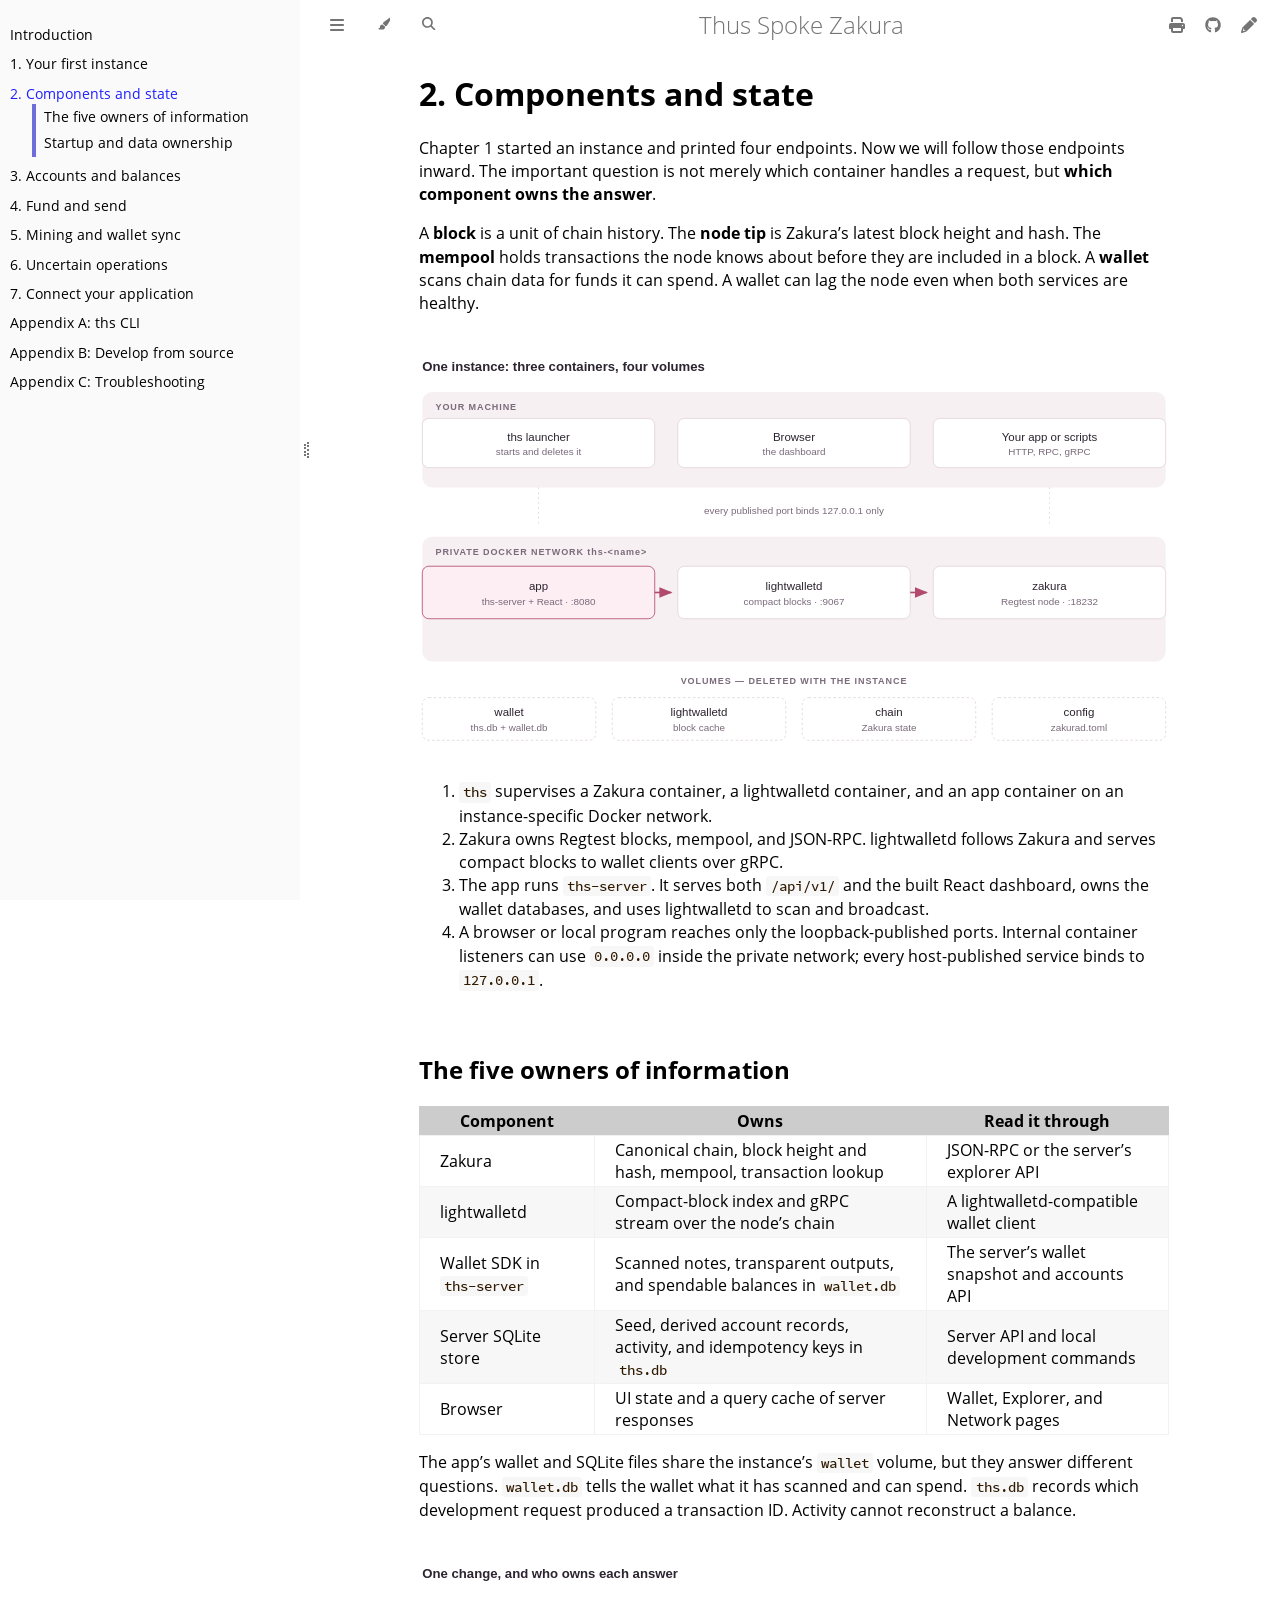
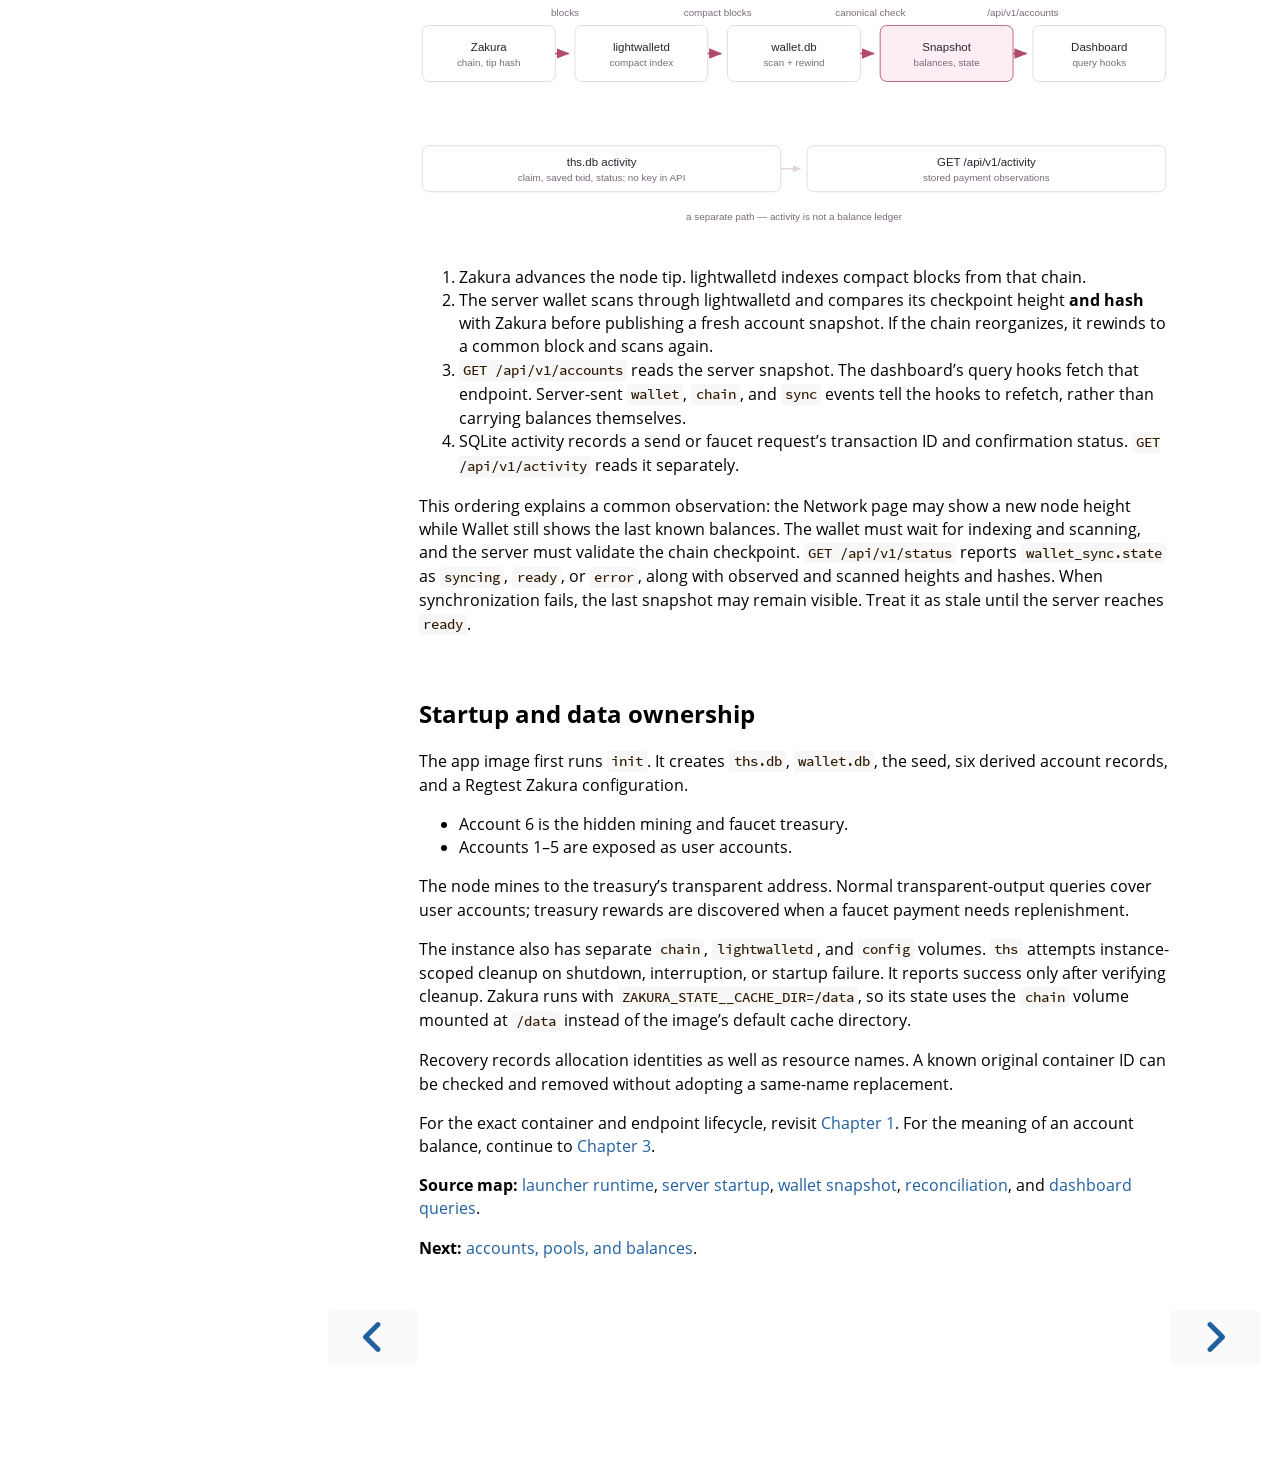
<file: architecture/overview.html>
<!DOCTYPE HTML>
<html lang="en" class="light sidebar-visible" dir="ltr">
    <head>
        <!-- Book generated using mdBook -->
        <meta charset="UTF-8">
        <title>2. Components and state - Thus Spoke Zakura</title>


        <!-- Custom HTML head -->

        <meta name="description" content="A disposable Zcash Regtest network for local development.">
        <meta name="viewport" content="width=device-width, initial-scale=1">
        <meta name="theme-color" content="#ffffff">

        <link rel="icon" href="../favicon-de23e50b.svg">
        <link rel="shortcut icon" href="../favicon-8114d1fc.png">
        <link rel="stylesheet" href="../css/variables-8adf115d.css">
        <link rel="stylesheet" href="../css/general-2459343d.css">
        <link rel="stylesheet" href="../css/chrome-ae938929.css">
        <link rel="stylesheet" href="../css/print-9e4910d8.css" media="print">

        <!-- Fonts -->
        <link rel="stylesheet" href="../fonts/fonts-9644e21d.css">

        <!-- Highlight.js Stylesheets -->
        <link rel="stylesheet" id="mdbook-highlight-css" href="../highlight-493f70e1.css">
        <link rel="stylesheet" id="mdbook-tomorrow-night-css" href="../tomorrow-night-4c0ae647.css">
        <link rel="stylesheet" id="mdbook-ayu-highlight-css" href="../ayu-highlight-3fdfc3ac.css">

        <!-- Custom theme stylesheets -->
        <link rel="stylesheet" href="../theme/figures-f9894ebb.css">


        <!-- Provide site root and default themes to javascript -->
        <script>
            const path_to_root = "../";
            const default_light_theme = "light";
            const default_dark_theme = "navy";
            window.path_to_searchindex_js = "../searchindex-5b2d4067.js";
        </script>
        <!-- Start loading toc.js asap -->
        <script src="../toc-6a776a01.js"></script>
    </head>
    <body>
    <div id="mdbook-help-container">
        <div id="mdbook-help-popup">
            <h2 class="mdbook-help-title">Keyboard shortcuts</h2>
            <div>
                <p>Press <kbd>←</kbd> or <kbd>→</kbd> to navigate between chapters</p>
                <p>Press <kbd>S</kbd> or <kbd>/</kbd> to search in the book</p>
                <p>Press <kbd>?</kbd> to show this help</p>
                <p>Press <kbd>Esc</kbd> to hide this help</p>
            </div>
        </div>
    </div>
    <div id="mdbook-body-container">
        <!-- Work around some values being stored in localStorage wrapped in quotes -->
        <script>
            try {
                let theme = localStorage.getItem('mdbook-theme');
                let sidebar = localStorage.getItem('mdbook-sidebar');

                if (theme.startsWith('"') && theme.endsWith('"')) {
                    localStorage.setItem('mdbook-theme', theme.slice(1, theme.length - 1));
                }

                if (sidebar.startsWith('"') && sidebar.endsWith('"')) {
                    localStorage.setItem('mdbook-sidebar', sidebar.slice(1, sidebar.length - 1));
                }
            } catch (e) { }
        </script>

        <!-- Set the theme before any content is loaded, prevents flash -->
        <script>
            const default_theme = window.matchMedia("(prefers-color-scheme: dark)").matches ? default_dark_theme : default_light_theme;
            let theme;
            try { theme = localStorage.getItem('mdbook-theme'); } catch(e) { }
            if (theme === null || theme === undefined) { theme = default_theme; }
            const html = document.documentElement;
            html.classList.remove('light')
            html.classList.add(theme);
            html.classList.add("js");
        </script>

        <input type="checkbox" id="mdbook-sidebar-toggle-anchor" class="hidden">

        <!-- Hide / unhide sidebar before it is displayed -->
        <script>
            let sidebar = null;
            const sidebar_toggle = document.getElementById("mdbook-sidebar-toggle-anchor");
            if (document.body.clientWidth >= 1080) {
                try { sidebar = localStorage.getItem('mdbook-sidebar'); } catch(e) { }
                sidebar = sidebar || 'visible';
            } else {
                sidebar = 'hidden';
                sidebar_toggle.checked = false;
            }
            if (sidebar === 'visible') {
                sidebar_toggle.checked = true;
            } else {
                html.classList.remove('sidebar-visible');
            }
        </script>

        <nav id="mdbook-sidebar" class="sidebar" aria-label="Table of contents">
            <!-- populated by js -->
            <mdbook-sidebar-scrollbox class="sidebar-scrollbox"></mdbook-sidebar-scrollbox>
            <noscript>
                <iframe class="sidebar-iframe-outer" src="../toc.html"></iframe>
            </noscript>
            <div id="mdbook-sidebar-resize-handle" class="sidebar-resize-handle">
                <div class="sidebar-resize-indicator"></div>
            </div>
        </nav>

        <div id="mdbook-page-wrapper" class="page-wrapper">

            <div class="page">
                <div id="mdbook-menu-bar-hover-placeholder"></div>
                <div id="mdbook-menu-bar" class="menu-bar sticky">
                    <div class="left-buttons">
                        <label id="mdbook-sidebar-toggle" class="icon-button" for="mdbook-sidebar-toggle-anchor" title="Toggle Table of Contents" aria-label="Toggle Table of Contents" aria-controls="mdbook-sidebar">
                            <span class=fa-svg><svg xmlns="http://www.w3.org/2000/svg" viewBox="0 0 448 512"><!--! Font Awesome Free 6.2.0 by @fontawesome - https://fontawesome.com License - https://fontawesome.com/license/free (Icons: CC BY 4.0, Fonts: SIL OFL 1.1, Code: MIT License) Copyright 2022 Fonticons, Inc. --><path d="M0 96C0 78.3 14.3 64 32 64H416c17.7 0 32 14.3 32 32s-14.3 32-32 32H32C14.3 128 0 113.7 0 96zM0 256c0-17.7 14.3-32 32-32H416c17.7 0 32 14.3 32 32s-14.3 32-32 32H32c-17.7 0-32-14.3-32-32zM448 416c0 17.7-14.3 32-32 32H32c-17.7 0-32-14.3-32-32s14.3-32 32-32H416c17.7 0 32 14.3 32 32z"/></svg></span>
                        </label>
                        <button id="mdbook-theme-toggle" class="icon-button" type="button" title="Change theme" aria-label="Change theme" aria-haspopup="true" aria-expanded="false" aria-controls="mdbook-theme-list">
                            <span class=fa-svg><svg xmlns="http://www.w3.org/2000/svg" viewBox="0 0 576 512"><!--! Font Awesome Free 6.2.0 by @fontawesome - https://fontawesome.com License - https://fontawesome.com/license/free (Icons: CC BY 4.0, Fonts: SIL OFL 1.1, Code: MIT License) Copyright 2022 Fonticons, Inc. --><path d="M371.3 367.1c27.3-3.9 51.9-19.4 67.2-42.9L600.2 74.1c12.6-19.5 9.4-45.3-7.6-61.2S549.7-4.4 531.1 9.6L294.4 187.2c-24 18-38.2 46.1-38.4 76.1L371.3 367.1zm-19.6 25.4l-116-104.4C175.9 290.3 128 339.6 128 400c0 3.9 .2 7.8 .6 11.6c1.8 17.5-10.2 36.4-27.8 36.4H96c-17.7 0-32 14.3-32 32s14.3 32 32 32H240c61.9 0 112-50.1 112-112c0-2.5-.1-5-.2-7.5z"/></svg></span>
                        </button>
                        <ul id="mdbook-theme-list" class="theme-popup" aria-label="Themes" role="menu">
                            <li role="none"><button role="menuitem" class="theme" id="mdbook-theme-default_theme">Auto</button></li>
                            <li role="none"><button role="menuitem" class="theme" id="mdbook-theme-light">Light</button></li>
                            <li role="none"><button role="menuitem" class="theme" id="mdbook-theme-rust">Rust</button></li>
                            <li role="none"><button role="menuitem" class="theme" id="mdbook-theme-coal">Coal</button></li>
                            <li role="none"><button role="menuitem" class="theme" id="mdbook-theme-navy">Navy</button></li>
                            <li role="none"><button role="menuitem" class="theme" id="mdbook-theme-ayu">Ayu</button></li>
                        </ul>
                        <button id="mdbook-search-toggle" class="icon-button" type="button" title="Search (`/`)" aria-label="Toggle Searchbar" aria-expanded="false" aria-keyshortcuts="/ s" aria-controls="mdbook-searchbar">
                            <span class=fa-svg><svg xmlns="http://www.w3.org/2000/svg" viewBox="0 0 512 512"><!--! Font Awesome Free 6.2.0 by @fontawesome - https://fontawesome.com License - https://fontawesome.com/license/free (Icons: CC BY 4.0, Fonts: SIL OFL 1.1, Code: MIT License) Copyright 2022 Fonticons, Inc. --><path d="M416 208c0 45.9-14.9 88.3-40 122.7L502.6 457.4c12.5 12.5 12.5 32.8 0 45.3s-32.8 12.5-45.3 0L330.7 376c-34.4 25.2-76.8 40-122.7 40C93.1 416 0 322.9 0 208S93.1 0 208 0S416 93.1 416 208zM208 352c79.5 0 144-64.5 144-144s-64.5-144-144-144S64 128.5 64 208s64.5 144 144 144z"/></svg></span>
                        </button>
                    </div>

                    <h1 class="menu-title">Thus Spoke Zakura</h1>

                    <div class="right-buttons">
                        <a href="../print.html" title="Print this book" aria-label="Print this book">
                            <span class=fa-svg id="print-button"><svg xmlns="http://www.w3.org/2000/svg" viewBox="0 0 512 512"><!--! Font Awesome Free 6.2.0 by @fontawesome - https://fontawesome.com License - https://fontawesome.com/license/free (Icons: CC BY 4.0, Fonts: SIL OFL 1.1, Code: MIT License) Copyright 2022 Fonticons, Inc. --><path d="M128 0C92.7 0 64 28.7 64 64v96h64V64H354.7L384 93.3V160h64V93.3c0-17-6.7-33.3-18.7-45.3L400 18.7C388 6.7 371.7 0 354.7 0H128zM384 352v32 64H128V384 368 352H384zm64 32h32c17.7 0 32-14.3 32-32V256c0-35.3-28.7-64-64-64H64c-35.3 0-64 28.7-64 64v96c0 17.7 14.3 32 32 32H64v64c0 35.3 28.7 64 64 64H384c35.3 0 64-28.7 64-64V384zm-16-88c-13.3 0-24-10.7-24-24s10.7-24 24-24s24 10.7 24 24s-10.7 24-24 24z"/></svg></span>
                        </a>
                        <a href="https://github.com/zcashlabs/thus-spoke-zakura" title="Git repository" aria-label="Git repository">
                            <span class=fa-svg><svg xmlns="http://www.w3.org/2000/svg" viewBox="0 0 496 512"><!--! Font Awesome Free 6.2.0 by @fontawesome - https://fontawesome.com License - https://fontawesome.com/license/free (Icons: CC BY 4.0, Fonts: SIL OFL 1.1, Code: MIT License) Copyright 2022 Fonticons, Inc. --><path d="M165.9 397.4c0 2-2.3 3.6-5.2 3.6-3.3.3-5.6-1.3-5.6-3.6 0-2 2.3-3.6 5.2-3.6 3-.3 5.6 1.3 5.6 3.6zm-31.1-4.5c-.7 2 1.3 4.3 4.3 4.9 2.6 1 5.6 0 6.2-2s-1.3-4.3-4.3-5.2c-2.6-.7-5.5.3-6.2 2.3zm44.2-1.7c-2.9.7-4.9 2.6-4.6 4.9.3 2 2.9 3.3 5.9 2.6 2.9-.7 4.9-2.6 4.6-4.6-.3-1.9-3-3.2-5.9-2.9zM244.8 8C106.1 8 0 113.3 0 252c0 110.9 69.8 205.8 169.5 239.2 12.8 2.3 17.3-5.6 17.3-12.1 0-6.2-.3-40.4-.3-61.4 0 0-70 15-84.7-29.8 0 0-11.4-29.1-27.8-36.6 0 0-22.9-15.7 1.6-15.4 0 0 24.9 2 38.6 25.8 21.9 38.6 58.6 27.5 72.9 20.9 2.3-16 8.8-27.1 16-33.7-55.9-6.2-112.3-14.3-112.3-110.5 0-27.5 7.6-41.3 23.6-58.9-2.6-6.5-11.1-33.3 2.6-67.9 20.9-6.5 69 27 69 27 20-5.6 41.5-8.5 62.8-8.5s42.8 2.9 62.8 8.5c0 0 48.1-33.6 69-27 13.7 34.7 5.2 61.4 2.6 67.9 16 17.7 25.8 31.5 25.8 58.9 0 96.5-58.9 104.2-114.8 110.5 9.2 7.9 17 22.9 17 46.4 0 33.7-.3 75.4-.3 83.6 0 6.5 4.6 14.4 17.3 12.1C428.2 457.8 496 362.9 496 252 496 113.3 383.5 8 244.8 8zM97.2 352.9c-1.3 1-1 3.3.7 5.2 1.6 1.6 3.9 2.3 5.2 1 1.3-1 1-3.3-.7-5.2-1.6-1.6-3.9-2.3-5.2-1zm-10.8-8.1c-.7 1.3.3 2.9 2.3 3.9 1.6 1 3.6.7 4.3-.7.7-1.3-.3-2.9-2.3-3.9-2-.6-3.6-.3-4.3.7zm32.4 35.6c-1.6 1.3-1 4.3 1.3 6.2 2.3 2.3 5.2 2.6 6.5 1 1.3-1.3.7-4.3-1.3-6.2-2.2-2.3-5.2-2.6-6.5-1zm-11.4-14.7c-1.6 1-1.6 3.6 0 5.9 1.6 2.3 4.3 3.3 5.6 2.3 1.6-1.3 1.6-3.9 0-6.2-1.4-2.3-4-3.3-5.6-2z"/></svg></span>
                        </a>
                        <a href="https://github.com/zcashlabs/thus-spoke-zakura/edit/main/book/architecture/overview.md" title="Suggest an edit" aria-label="Suggest an edit" rel="edit">
                            <span class=fa-svg id="git-edit-button"><svg xmlns="http://www.w3.org/2000/svg" viewBox="0 0 512 512"><!--! Font Awesome Free 6.2.0 by @fontawesome - https://fontawesome.com License - https://fontawesome.com/license/free (Icons: CC BY 4.0, Fonts: SIL OFL 1.1, Code: MIT License) Copyright 2022 Fonticons, Inc. --><path d="M421.7 220.3l-11.3 11.3-22.6 22.6-205 205c-6.6 6.6-14.8 11.5-23.8 14.1L30.8 511c-8.4 2.5-17.5 .2-23.7-6.1S-1.5 489.7 1 481.2L38.7 353.1c2.6-9 7.5-17.2 14.1-23.8l205-205 22.6-22.6 11.3-11.3 33.9 33.9 62.1 62.1 33.9 33.9zM96 353.9l-9.3 9.3c-.9 .9-1.6 2.1-2 3.4l-25.3 86 86-25.3c1.3-.4 2.5-1.1 3.4-2l9.3-9.3H112c-8.8 0-16-7.2-16-16V353.9zM453.3 19.3l39.4 39.4c25 25 25 65.5 0 90.5l-14.5 14.5-22.6 22.6-11.3 11.3-33.9-33.9-62.1-62.1L314.3 67.7l11.3-11.3 22.6-22.6 14.5-14.5c25-25 65.5-25 90.5 0z"/></svg></span>
                        </a>

                    </div>
                </div>

                <div id="mdbook-search-wrapper" class="hidden">
                    <form id="mdbook-searchbar-outer" class="searchbar-outer">
                        <div class="search-wrapper">
                            <input type="search" id="mdbook-searchbar" name="searchbar" placeholder="Search this book ..." aria-controls="mdbook-searchresults-outer" aria-describedby="searchresults-header">
                            <div class="spinner-wrapper">
                                <span class=fa-svg id="fa-spin"><svg xmlns="http://www.w3.org/2000/svg" viewBox="0 0 512 512"><!--! Font Awesome Free 6.2.0 by @fontawesome - https://fontawesome.com License - https://fontawesome.com/license/free (Icons: CC BY 4.0, Fonts: SIL OFL 1.1, Code: MIT License) Copyright 2022 Fonticons, Inc. --><path d="M304 48c0-26.5-21.5-48-48-48s-48 21.5-48 48s21.5 48 48 48s48-21.5 48-48zm0 416c0-26.5-21.5-48-48-48s-48 21.5-48 48s21.5 48 48 48s48-21.5 48-48zM48 304c26.5 0 48-21.5 48-48s-21.5-48-48-48s-48 21.5-48 48s21.5 48 48 48zm464-48c0-26.5-21.5-48-48-48s-48 21.5-48 48s21.5 48 48 48s48-21.5 48-48zM142.9 437c18.7-18.7 18.7-49.1 0-67.9s-49.1-18.7-67.9 0s-18.7 49.1 0 67.9s49.1 18.7 67.9 0zm0-294.2c18.7-18.7 18.7-49.1 0-67.9S93.7 56.2 75 75s-18.7 49.1 0 67.9s49.1 18.7 67.9 0zM369.1 437c18.7 18.7 49.1 18.7 67.9 0s18.7-49.1 0-67.9s-49.1-18.7-67.9 0s-18.7 49.1 0 67.9z"/></svg></span>
                            </div>
                        </div>
                    </form>
                    <div id="mdbook-searchresults-outer" class="searchresults-outer hidden">
                        <div id="mdbook-searchresults-header" class="searchresults-header"></div>
                        <ul id="mdbook-searchresults">
                        </ul>
                    </div>
                </div>

                <!-- Apply ARIA attributes after the sidebar and the sidebar toggle button are added to the DOM -->
                <script>
                    document.getElementById('mdbook-sidebar-toggle').setAttribute('aria-expanded', sidebar === 'visible');
                    document.getElementById('mdbook-sidebar').setAttribute('aria-hidden', sidebar !== 'visible');
                    Array.from(document.querySelectorAll('#mdbook-sidebar a')).forEach(function(link) {
                        link.setAttribute('tabIndex', sidebar === 'visible' ? 0 : -1);
                    });
                </script>

                <div id="mdbook-content" class="content">
                    <main>
                        <h1 id="2-components-and-state"><a class="header" href="#2-components-and-state">2. Components and state</a></h1>
<p>Chapter 1 started an instance and printed four endpoints. Now we will
follow those endpoints inward. The important question is not merely which
container handles a request, but <strong>which component owns the answer</strong>.</p>
<p>A <strong>block</strong> is a unit of chain history. The <strong>node tip</strong> is Zakura’s latest
block height and hash. The <strong>mempool</strong> holds transactions the node knows
about before they are included in a block. A <strong>wallet</strong> scans chain data for
funds it can spend. A wallet can lag the node even when both services are
healthy.</p>
<p><img src="../images/architecture-topology.svg" alt="Your machine holds the launcher, a browser and your own code; every published port binds to loopback. Inside a private Docker network sit the app, lightwalletd and Zakura containers, each backed by its own volume."></p>
<ol>
<li><code>ths</code> supervises a Zakura container, a lightwalletd container, and an app
container on an instance-specific Docker network.</li>
<li>Zakura owns Regtest blocks, mempool, and JSON-RPC. lightwalletd follows
Zakura and serves compact blocks to wallet clients over gRPC.</li>
<li>The app runs <code>ths-server</code>. It serves both <code>/api/v1/</code> and the built React
dashboard, owns the wallet databases, and uses lightwalletd to scan and
broadcast.</li>
<li>A browser or local program reaches only the loopback-published ports.
Internal container listeners can use <code>0.0.0.0</code> inside the private network;
every host-published service binds to <code>127.0.0.1</code>.</li>
</ol>
<h2 id="the-five-owners-of-information"><a class="header" href="#the-five-owners-of-information">The five owners of information</a></h2>
<div class="table-wrapper">
<table>
<thead>
<tr><th>Component</th><th>Owns</th><th>Read it through</th></tr>
</thead>
<tbody>
<tr><td>Zakura</td><td>Canonical chain, block height and hash, mempool, transaction lookup</td><td>JSON-RPC or the server’s explorer API</td></tr>
<tr><td>lightwalletd</td><td>Compact-block index and gRPC stream over the node’s chain</td><td>A lightwalletd-compatible wallet client</td></tr>
<tr><td>Wallet SDK in <code>ths-server</code></td><td>Scanned notes, transparent outputs, and spendable balances in <code>wallet.db</code></td><td>The server’s wallet snapshot and accounts API</td></tr>
<tr><td>Server SQLite store</td><td>Seed, derived account records, activity, and idempotency keys in <code>ths.db</code></td><td>Server API and local development commands</td></tr>
<tr><td>Browser</td><td>UI state and a query cache of server responses</td><td>Wallet, Explorer, and Network pages</td></tr>
</tbody>
</table>
</div>
<p>The app’s wallet and SQLite files share the instance’s <code>wallet</code> volume, but
they answer different questions. <code>wallet.db</code> tells the wallet what it has
scanned and can spend. <code>ths.db</code> records which development request produced a
transaction ID. Activity cannot reconstruct a balance.</p>
<p><img src="../images/state-ownership.svg" alt="The chain flows left to right from Zakura through lightwalletd’s index into the server wallet’s scan, which publishes an account snapshot the dashboard reads. SQLite activity is a separate path: a durable intent is claimed before preparation, and saved bytes precede broadcast. Activity is not a balance ledger and exposes no request key."></p>
<ol>
<li>Zakura advances the node tip. lightwalletd indexes compact blocks from
that chain.</li>
<li>The server wallet scans through lightwalletd and compares its checkpoint
height <strong>and hash</strong> with Zakura before publishing a fresh account snapshot.
If the chain reorganizes, it rewinds to a common block and scans again.</li>
<li><code>GET /api/v1/accounts</code> reads the server snapshot. The dashboard’s query
hooks fetch that endpoint. Server-sent <code>wallet</code>, <code>chain</code>, and <code>sync</code> events
tell the hooks to refetch, rather than carrying balances themselves.</li>
<li>SQLite activity records a send or faucet request’s transaction ID and
confirmation status. <code>GET /api/v1/activity</code> reads it separately.</li>
</ol>
<p>This ordering explains a common observation: the Network page may show a new
node height while Wallet still shows the last known balances. The wallet must
wait for indexing and scanning, and the server must validate the chain
checkpoint. <code>GET /api/v1/status</code> reports <code>wallet_sync.state</code> as <code>syncing</code>,
<code>ready</code>, or <code>error</code>, along with observed and scanned heights and hashes.
When synchronization fails, the last snapshot may remain visible. Treat it as
stale until the server reaches <code>ready</code>.</p>
<h2 id="startup-and-data-ownership"><a class="header" href="#startup-and-data-ownership">Startup and data ownership</a></h2>
<p>The app image first runs <code>init</code>. It creates <code>ths.db</code>, <code>wallet.db</code>, the seed,
six derived account records, and a Regtest Zakura configuration.</p>
<ul>
<li>Account 6 is the hidden mining and faucet treasury.</li>
<li>Accounts 1–5 are exposed as user accounts.</li>
</ul>
<p>The node mines to the treasury’s transparent address. Normal transparent-output queries cover user accounts; treasury rewards are discovered when a faucet payment needs replenishment.</p>
<p>The instance also has separate <code>chain</code>, <code>lightwalletd</code>, and <code>config</code>
volumes. <code>ths</code> attempts instance-scoped cleanup on shutdown, interruption,
or startup failure. It reports success only after verifying cleanup.
Zakura runs with <code>ZAKURA_STATE__CACHE_DIR=/data</code>, so its state uses the <code>chain</code>
volume mounted at <code>/data</code> instead of the image’s default cache directory.</p>
<p>Recovery records allocation identities as well as resource names. A known
original container ID can be checked and removed without adopting a same-name
replacement.</p>
<p>For the exact container and endpoint lifecycle, revisit <a href="../getting-started.html">Chapter
1</a>. For the meaning of an account
balance, continue to <a href="../accounts-and-balances.html">Chapter 3</a>.</p>
<p><strong>Source map:</strong> <a href="https://github.com/zcashlabs/thus-spoke-zakura/tree/main/crates/ths-cli/src/runtime">launcher runtime</a>,
<a href="https://github.com/zcashlabs/thus-spoke-zakura/blob/main/crates/ths-server/src/bootstrap.rs">server startup</a>,
<a href="https://github.com/zcashlabs/thus-spoke-zakura/blob/main/crates/ths-server/src/sync.rs">wallet snapshot</a>,
<a href="https://github.com/zcashlabs/thus-spoke-zakura/blob/main/crates/ths-server/src/reconcile.rs">reconciliation</a>,
and <a href="https://github.com/zcashlabs/thus-spoke-zakura/blob/main/web/src/hooks/queries.ts">dashboard queries</a>.</p>
<p><strong>Next:</strong> <a href="../accounts-and-balances.html">accounts, pools, and balances</a>.</p>

                    </main>

                    <nav class="nav-wrapper" aria-label="Page navigation">
                        <!-- Mobile navigation buttons -->
                            <a rel="prev" href="../getting-started.html" class="mobile-nav-chapters previous" title="Previous chapter" aria-label="Previous chapter" aria-keyshortcuts="Left">
                                <span class=fa-svg><svg xmlns="http://www.w3.org/2000/svg" viewBox="0 0 320 512"><!--! Font Awesome Free 6.2.0 by @fontawesome - https://fontawesome.com License - https://fontawesome.com/license/free (Icons: CC BY 4.0, Fonts: SIL OFL 1.1, Code: MIT License) Copyright 2022 Fonticons, Inc. --><path d="M41.4 233.4c-12.5 12.5-12.5 32.8 0 45.3l160 160c12.5 12.5 32.8 12.5 45.3 0s12.5-32.8 0-45.3L109.3 256 246.6 118.6c12.5-12.5 12.5-32.8 0-45.3s-32.8-12.5-45.3 0l-160 160z"/></svg></span>
                            </a>

                            <a rel="next prefetch" href="../accounts-and-balances.html" class="mobile-nav-chapters next" title="Next chapter" aria-label="Next chapter" aria-keyshortcuts="Right">
                                <span class=fa-svg><svg xmlns="http://www.w3.org/2000/svg" viewBox="0 0 320 512"><!--! Font Awesome Free 6.2.0 by @fontawesome - https://fontawesome.com License - https://fontawesome.com/license/free (Icons: CC BY 4.0, Fonts: SIL OFL 1.1, Code: MIT License) Copyright 2022 Fonticons, Inc. --><path d="M278.6 233.4c12.5 12.5 12.5 32.8 0 45.3l-160 160c-12.5 12.5-32.8 12.5-45.3 0s-12.5-32.8 0-45.3L210.7 256 73.4 118.6c-12.5-12.5-12.5-32.8 0-45.3s32.8-12.5 45.3 0l160 160z"/></svg></span>
                            </a>

                        <div style="clear: both"></div>
                    </nav>
                </div>
            </div>

            <nav class="nav-wide-wrapper" aria-label="Page navigation">
                    <a rel="prev" href="../getting-started.html" class="nav-chapters previous" title="Previous chapter" aria-label="Previous chapter" aria-keyshortcuts="Left">
                        <span class=fa-svg><svg xmlns="http://www.w3.org/2000/svg" viewBox="0 0 320 512"><!--! Font Awesome Free 6.2.0 by @fontawesome - https://fontawesome.com License - https://fontawesome.com/license/free (Icons: CC BY 4.0, Fonts: SIL OFL 1.1, Code: MIT License) Copyright 2022 Fonticons, Inc. --><path d="M41.4 233.4c-12.5 12.5-12.5 32.8 0 45.3l160 160c12.5 12.5 32.8 12.5 45.3 0s12.5-32.8 0-45.3L109.3 256 246.6 118.6c12.5-12.5 12.5-32.8 0-45.3s-32.8-12.5-45.3 0l-160 160z"/></svg></span>
                    </a>

                    <a rel="next prefetch" href="../accounts-and-balances.html" class="nav-chapters next" title="Next chapter" aria-label="Next chapter" aria-keyshortcuts="Right">
                        <span class=fa-svg><svg xmlns="http://www.w3.org/2000/svg" viewBox="0 0 320 512"><!--! Font Awesome Free 6.2.0 by @fontawesome - https://fontawesome.com License - https://fontawesome.com/license/free (Icons: CC BY 4.0, Fonts: SIL OFL 1.1, Code: MIT License) Copyright 2022 Fonticons, Inc. --><path d="M278.6 233.4c12.5 12.5 12.5 32.8 0 45.3l-160 160c-12.5 12.5-32.8 12.5-45.3 0s-12.5-32.8 0-45.3L210.7 256 73.4 118.6c-12.5-12.5-12.5-32.8 0-45.3s32.8-12.5 45.3 0l160 160z"/></svg></span>
                    </a>
            </nav>

        </div>

        <template id=fa-eye><span class=fa-svg><svg xmlns="http://www.w3.org/2000/svg" viewBox="0 0 576 512"><!--! Font Awesome Free 6.2.0 by @fontawesome - https://fontawesome.com License - https://fontawesome.com/license/free (Icons: CC BY 4.0, Fonts: SIL OFL 1.1, Code: MIT License) Copyright 2022 Fonticons, Inc. --><path d="M288 32c-80.8 0-145.5 36.8-192.6 80.6C48.6 156 17.3 208 2.5 243.7c-3.3 7.9-3.3 16.7 0 24.6C17.3 304 48.6 356 95.4 399.4C142.5 443.2 207.2 480 288 480s145.5-36.8 192.6-80.6c46.8-43.5 78.1-95.4 93-131.1c3.3-7.9 3.3-16.7 0-24.6c-14.9-35.7-46.2-87.7-93-131.1C433.5 68.8 368.8 32 288 32zM432 256c0 79.5-64.5 144-144 144s-144-64.5-144-144s64.5-144 144-144s144 64.5 144 144zM288 192c0 35.3-28.7 64-64 64c-11.5 0-22.3-3-31.6-8.4c-.2 2.8-.4 5.5-.4 8.4c0 53 43 96 96 96s96-43 96-96s-43-96-96-96c-2.8 0-5.6 .1-8.4 .4c5.3 9.3 8.4 20.1 8.4 31.6z"/></svg></span></template>
        <template id=fa-eye-slash><span class=fa-svg><svg xmlns="http://www.w3.org/2000/svg" viewBox="0 0 640 512"><!--! Font Awesome Free 6.2.0 by @fontawesome - https://fontawesome.com License - https://fontawesome.com/license/free (Icons: CC BY 4.0, Fonts: SIL OFL 1.1, Code: MIT License) Copyright 2022 Fonticons, Inc. --><path d="M38.8 5.1C28.4-3.1 13.3-1.2 5.1 9.2S-1.2 34.7 9.2 42.9l592 464c10.4 8.2 25.5 6.3 33.7-4.1s6.3-25.5-4.1-33.7L525.6 386.7c39.6-40.6 66.4-86.1 79.9-118.4c3.3-7.9 3.3-16.7 0-24.6c-14.9-35.7-46.2-87.7-93-131.1C465.5 68.8 400.8 32 320 32c-68.2 0-125 26.3-169.3 60.8L38.8 5.1zM223.1 149.5C248.6 126.2 282.7 112 320 112c79.5 0 144 64.5 144 144c0 24.9-6.3 48.3-17.4 68.7L408 294.5c5.2-11.8 8-24.8 8-38.5c0-53-43-96-96-96c-2.8 0-5.6 .1-8.4 .4c5.3 9.3 8.4 20.1 8.4 31.6c0 10.2-2.4 19.8-6.6 28.3l-90.3-70.8zm223.1 298L373 389.9c-16.4 6.5-34.3 10.1-53 10.1c-79.5 0-144-64.5-144-144c0-6.9 .5-13.6 1.4-20.2L83.1 161.5C60.3 191.2 44 220.8 34.5 243.7c-3.3 7.9-3.3 16.7 0 24.6c14.9 35.7 46.2 87.7 93 131.1C174.5 443.2 239.2 480 320 480c47.8 0 89.9-12.9 126.2-32.5z"/></svg></span></template>
        <template id=fa-copy><span class=fa-svg><svg xmlns="http://www.w3.org/2000/svg" viewBox="0 0 512 512"><!--! Font Awesome Free 6.2.0 by @fontawesome - https://fontawesome.com License - https://fontawesome.com/license/free (Icons: CC BY 4.0, Fonts: SIL OFL 1.1, Code: MIT License) Copyright 2022 Fonticons, Inc. --><path d="M502.6 70.63l-61.25-61.25C435.4 3.371 427.2 0 418.7 0H255.1c-35.35 0-64 28.66-64 64l.0195 256C192 355.4 220.7 384 256 384h192c35.2 0 64-28.8 64-64V93.25C512 84.77 508.6 76.63 502.6 70.63zM464 320c0 8.836-7.164 16-16 16H255.1c-8.838 0-16-7.164-16-16L239.1 64.13c0-8.836 7.164-16 16-16h128L384 96c0 17.67 14.33 32 32 32h47.1V320zM272 448c0 8.836-7.164 16-16 16H63.1c-8.838 0-16-7.164-16-16L47.98 192.1c0-8.836 7.164-16 16-16H160V128H63.99c-35.35 0-64 28.65-64 64l.0098 256C.002 483.3 28.66 512 64 512h192c35.2 0 64-28.8 64-64v-32h-47.1L272 448z"/></svg></span></template>
        <template id=fa-play><span class=fa-svg><svg xmlns="http://www.w3.org/2000/svg" viewBox="0 0 384 512"><!--! Font Awesome Free 6.2.0 by @fontawesome - https://fontawesome.com License - https://fontawesome.com/license/free (Icons: CC BY 4.0, Fonts: SIL OFL 1.1, Code: MIT License) Copyright 2022 Fonticons, Inc. --><path d="M73 39c-14.8-9.1-33.4-9.4-48.5-.9S0 62.6 0 80V432c0 17.4 9.4 33.4 24.5 41.9s33.7 8.1 48.5-.9L361 297c14.3-8.7 23-24.2 23-41s-8.7-32.2-23-41L73 39z"/></svg></span></template>
        <template id=fa-clock-rotate-left><span class=fa-svg><svg xmlns="http://www.w3.org/2000/svg" viewBox="0 0 512 512"><!--! Font Awesome Free 6.2.0 by @fontawesome - https://fontawesome.com License - https://fontawesome.com/license/free (Icons: CC BY 4.0, Fonts: SIL OFL 1.1, Code: MIT License) Copyright 2022 Fonticons, Inc. --><path d="M75 75L41 41C25.9 25.9 0 36.6 0 57.9V168c0 13.3 10.7 24 24 24H134.1c21.4 0 32.1-25.9 17-41l-30.8-30.8C155 85.5 203 64 256 64c106 0 192 86 192 192s-86 192-192 192c-40.8 0-78.6-12.7-109.7-34.4c-14.5-10.1-34.4-6.6-44.6 7.9s-6.6 34.4 7.9 44.6C151.2 495 201.7 512 256 512c141.4 0 256-114.6 256-256S397.4 0 256 0C185.3 0 121.3 28.7 75 75zm181 53c-13.3 0-24 10.7-24 24V256c0 6.4 2.5 12.5 7 17l72 72c9.4 9.4 24.6 9.4 33.9 0s9.4-24.6 0-33.9l-65-65V152c0-13.3-10.7-24-24-24z"/></svg></span></template>



        <script>
            window.playground_copyable = true;
        </script>


        <script src="../elasticlunr-ef4e11c1.min.js"></script>
        <script src="../mark-09e88c2c.min.js"></script>
        <script src="../searcher-c2a407aa.js"></script>

        <script src="../clipboard-1626706a.min.js"></script>
        <script src="../highlight-abc7f01d.js"></script>
        <script src="../book-a0b12cfe.js"></script>

        <!-- Custom JS scripts -->



    </div>
    </body>
</html>
</file>
<file: css/variables-8adf115d.css>
/* Globals */

:root {
    --sidebar-target-width: 300px;
    --sidebar-width: min(var(--sidebar-target-width), 80vw);
    --sidebar-resize-indicator-width: 8px;
    --sidebar-resize-indicator-space: 2px;
    --page-padding: 15px;
    --content-max-width: 750px;
    --menu-bar-height: 50px;
    --mono-font: "Source Code Pro", Consolas, "Ubuntu Mono", Menlo, "DejaVu Sans Mono", monospace, monospace;
    --code-font-size: 0.875em; /* please adjust the ace font size accordingly in editor.js */
    --searchbar-margin-block-start: 5px;
}

/* Themes */

.ayu {
    --bg: hsl(210, 25%, 8%);
    --fg: #c5c5c5;

    --sidebar-bg: #14191f;
    --sidebar-fg: #c8c9db;
    --sidebar-non-existant: #5c6773;
    --sidebar-active: #ffb454;
    --sidebar-spacer: #2d334f;

    --scrollbar: var(--sidebar-fg);

    --icons: #737480;
    --icons-hover: #b7b9cc;

    --links: #0096cf;

    --inline-code-color: #ffb454;

    --theme-popup-bg: #14191f;
    --theme-popup-border: #5c6773;
    --theme-hover: #191f26;

    --quote-bg: hsl(226, 15%, 17%);
    --quote-border: hsl(226, 15%, 22%);

    --warning-border: #ff8e00;

    --table-border-color: hsl(210, 25%, 13%);
    --table-header-bg: hsl(210, 25%, 28%);
    --table-alternate-bg: hsl(210, 25%, 11%);

    --searchbar-border-color: #848484;
    --searchbar-bg: #424242;
    --searchbar-fg: #fff;
    --searchbar-shadow-color: #d4c89f;
    --searchresults-header-fg: #666;
    --searchresults-border-color: #888;
    --searchresults-li-bg: #252932;
    --search-mark-bg: #e3b171;

    --color-scheme: dark;

    /* Same as `--icons` */
    --copy-button-filter: invert(45%) sepia(6%) saturate(621%) hue-rotate(198deg) brightness(99%) contrast(85%);
    /* Same as `--sidebar-active` */
    --copy-button-filter-hover: invert(68%) sepia(55%) saturate(531%) hue-rotate(341deg) brightness(104%) contrast(101%);

    --footnote-highlight: #2668a6;

    --overlay-bg: rgba(33, 40, 48, 0.4);

    --blockquote-note-color: #74b9ff;
    --blockquote-tip-color: #09ca09;
    --blockquote-important-color: #d3abff;
    --blockquote-warning-color: #f0b72f;
    --blockquote-caution-color: #f21424;

    --sidebar-header-border-color: #c18639;
}

.coal {
    --bg: hsl(200, 7%, 8%);
    --fg: #98a3ad;

    --sidebar-bg: #292c2f;
    --sidebar-fg: #a1adb8;
    --sidebar-non-existant: #505254;
    --sidebar-active: #3473ad;
    --sidebar-spacer: #393939;

    --scrollbar: var(--sidebar-fg);

    --icons: #43484d;
    --icons-hover: #b3c0cc;

    --links: #2b79a2;

    --inline-code-color: #c5c8c6;

    --theme-popup-bg: #141617;
    --theme-popup-border: #43484d;
    --theme-hover: #1f2124;

    --quote-bg: hsl(234, 21%, 18%);
    --quote-border: hsl(234, 21%, 23%);

    --warning-border: #ff8e00;

    --table-border-color: hsl(200, 7%, 13%);
    --table-header-bg: hsl(200, 7%, 28%);
    --table-alternate-bg: hsl(200, 7%, 11%);

    --searchbar-border-color: #aaa;
    --searchbar-bg: #b7b7b7;
    --searchbar-fg: #000;
    --searchbar-shadow-color: #aaa;
    --searchresults-header-fg: #666;
    --searchresults-border-color: #98a3ad;
    --searchresults-li-bg: #2b2b2f;
    --search-mark-bg: #355c7d;

    --color-scheme: dark;

    /* Same as `--icons` */
    --copy-button-filter: invert(26%) sepia(8%) saturate(575%) hue-rotate(169deg) brightness(87%) contrast(82%);
    /* Same as `--sidebar-active` */
    --copy-button-filter-hover: invert(36%) sepia(70%) saturate(503%) hue-rotate(167deg) brightness(98%) contrast(89%);

    --footnote-highlight: #4079ae;

    --overlay-bg: rgba(33, 40, 48, 0.4);

    --blockquote-note-color: #4493f8;
    --blockquote-tip-color: #08ae08;
    --blockquote-important-color: #ab7df8;
    --blockquote-warning-color: #d29922;
    --blockquote-caution-color: #d91b29;

    --sidebar-header-border-color: #3473ad;
}

.light, html:not(.js) {
    --bg: hsl(0, 0%, 100%);
    --fg: hsl(0, 0%, 0%);

    --sidebar-bg: #fafafa;
    --sidebar-fg: hsl(0, 0%, 0%);
    --sidebar-non-existant: #aaaaaa;
    --sidebar-active: #1f1fff;
    --sidebar-spacer: #f4f4f4;

    --scrollbar: #8F8F8F;

    --icons: #747474;
    --icons-hover: #000000;

    --links: #20609f;

    --inline-code-color: #301900;

    --theme-popup-bg: #fafafa;
    --theme-popup-border: #cccccc;
    --theme-hover: #e6e6e6;

    --quote-bg: hsl(197, 37%, 96%);
    --quote-border: hsl(197, 37%, 91%);

    --warning-border: #ff8e00;

    --table-border-color: hsl(0, 0%, 95%);
    --table-header-bg: hsl(0, 0%, 80%);
    --table-alternate-bg: hsl(0, 0%, 97%);

    --searchbar-border-color: #aaa;
    --searchbar-bg: #fafafa;
    --searchbar-fg: #000;
    --searchbar-shadow-color: #aaa;
    --searchresults-header-fg: #666;
    --searchresults-border-color: #888;
    --searchresults-li-bg: #e4f2fe;
    --search-mark-bg: #a2cff5;

    --color-scheme: light;

    /* Same as `--icons` */
    --copy-button-filter: invert(45.49%);
    /* Same as `--sidebar-active` */
    --copy-button-filter-hover: invert(14%) sepia(93%) saturate(4250%) hue-rotate(243deg) brightness(99%) contrast(130%);

    --footnote-highlight: #7e7eff;

    --overlay-bg: rgba(200, 200, 205, 0.4);

    --blockquote-note-color: #0969da;
    --blockquote-tip-color: #008000;
    --blockquote-important-color: #8250df;
    --blockquote-warning-color: #9a6700;
    --blockquote-caution-color: #b52731;

    --sidebar-header-border-color: #6e6edb;
}

.navy {
    --bg: hsl(226, 23%, 11%);
    --fg: #bcbdd0;

    --sidebar-bg: #282d3f;
    --sidebar-fg: #c8c9db;
    --sidebar-non-existant: #505274;
    --sidebar-active: #2b79a2;
    --sidebar-spacer: #2d334f;

    --scrollbar: var(--sidebar-fg);

    --icons: #737480;
    --icons-hover: #b7b9cc;

    --links: #2b79a2;

    --inline-code-color: #c5c8c6;

    --theme-popup-bg: #161923;
    --theme-popup-border: #737480;
    --theme-hover: #282e40;

    --quote-bg: hsl(226, 15%, 17%);
    --quote-border: hsl(226, 15%, 22%);

    --warning-border: #ff8e00;

    --table-border-color: hsl(226, 23%, 16%);
    --table-header-bg: hsl(226, 23%, 31%);
    --table-alternate-bg: hsl(226, 23%, 14%);

    --searchbar-border-color: #aaa;
    --searchbar-bg: #aeaec6;
    --searchbar-fg: #000;
    --searchbar-shadow-color: #aaa;
    --searchresults-header-fg: #5f5f71;
    --searchresults-border-color: #5c5c68;
    --searchresults-li-bg: #242430;
    --search-mark-bg: #a2cff5;

    --color-scheme: dark;

    /* Same as `--icons` */
    --copy-button-filter: invert(51%) sepia(10%) saturate(393%) hue-rotate(198deg) brightness(86%) contrast(87%);
    /* Same as `--sidebar-active` */
    --copy-button-filter-hover: invert(46%) sepia(20%) saturate(1537%) hue-rotate(156deg) brightness(85%) contrast(90%);

    --footnote-highlight: #4079ae;

    --overlay-bg: rgba(33, 40, 48, 0.4);

    --blockquote-note-color: #4493f8;
    --blockquote-tip-color: #09ca09;
    --blockquote-important-color: #ab7df8;
    --blockquote-warning-color: #d29922;
    --blockquote-caution-color: #f21424;

    --sidebar-header-border-color: #2f6ab5;
}

.rust {
    --bg: hsl(60, 9%, 87%);
    --fg: #262625;

    --sidebar-bg: #3b2e2a;
    --sidebar-fg: #c8c9db;
    --sidebar-non-existant: #505254;
    --sidebar-active: #e69f67;
    --sidebar-spacer: #45373a;

    --scrollbar: var(--sidebar-fg);

    --icons: #737480;
    --icons-hover: #262625;

    --links: #2b79a2;

    --inline-code-color: #6e6b5e;

    --theme-popup-bg: #e1e1db;
    --theme-popup-border: #b38f6b;
    --theme-hover: #99908a;

    --quote-bg: hsl(60, 5%, 75%);
    --quote-border: hsl(60, 5%, 70%);

    --warning-border: #ff8e00;

    --table-border-color: hsl(60, 9%, 82%);
    --table-header-bg: #b3a497;
    --table-alternate-bg: hsl(60, 9%, 84%);

    --searchbar-border-color: #aaa;
    --searchbar-bg: #fafafa;
    --searchbar-fg: #000;
    --searchbar-shadow-color: #aaa;
    --searchresults-header-fg: #666;
    --searchresults-border-color: #888;
    --searchresults-li-bg: #dec2a2;
    --search-mark-bg: #e69f67;

    /* Same as `--icons` */
    --copy-button-filter: invert(51%) sepia(10%) saturate(393%) hue-rotate(198deg) brightness(86%) contrast(87%);
    /* Same as `--sidebar-active` */
    --copy-button-filter-hover: invert(77%) sepia(16%) saturate(1798%) hue-rotate(328deg) brightness(98%) contrast(83%);

    --footnote-highlight: #d3a17a;

    --overlay-bg: rgba(150, 150, 150, 0.25);

    --blockquote-note-color: #023b95;
    --blockquote-tip-color: #007700;
    --blockquote-important-color: #8250df;
    --blockquote-warning-color: #603700;
    --blockquote-caution-color: #aa1721;

    --sidebar-header-border-color: #8c391f;
}

@media (prefers-color-scheme: dark) {
    html:not(.js) {
        --bg: hsl(200, 7%, 8%);
        --fg: #98a3ad;

        --sidebar-bg: #292c2f;
        --sidebar-fg: #a1adb8;
        --sidebar-non-existant: #505254;
        --sidebar-active: #3473ad;
        --sidebar-spacer: #393939;

        --scrollbar: var(--sidebar-fg);

        --icons: #43484d;
        --icons-hover: #b3c0cc;

        --links: #2b79a2;

        --inline-code-color: #c5c8c6;

        --theme-popup-bg: #141617;
        --theme-popup-border: #43484d;
        --theme-hover: #1f2124;

        --quote-bg: hsl(234, 21%, 18%);
        --quote-border: hsl(234, 21%, 23%);

        --warning-border: #ff8e00;

        --table-border-color: hsl(200, 7%, 13%);
        --table-header-bg: hsl(200, 7%, 28%);
        --table-alternate-bg: hsl(200, 7%, 11%);

        --searchbar-border-color: #aaa;
        --searchbar-bg: #b7b7b7;
        --searchbar-fg: #000;
        --searchbar-shadow-color: #aaa;
        --searchresults-header-fg: #666;
        --searchresults-border-color: #98a3ad;
        --searchresults-li-bg: #2b2b2f;
        --search-mark-bg: #355c7d;

        --color-scheme: dark;

        /* Same as `--icons` */
        --copy-button-filter: invert(26%) sepia(8%) saturate(575%) hue-rotate(169deg) brightness(87%) contrast(82%);
        /* Same as `--sidebar-active` */
        --copy-button-filter-hover: invert(36%) sepia(70%) saturate(503%) hue-rotate(167deg) brightness(98%) contrast(89%);

        --footnote-highlight: #4079ae;

        --overlay-bg: rgba(33, 40, 48, 0.4);

        --blockquote-note-color: #4493f8;
        --blockquote-tip-color: #08ae08;
        --blockquote-important-color: #ab7df8;
        --blockquote-warning-color: #d29922;
        --blockquote-caution-color: #d91b29;

        --sidebar-header-border-color: #3473ad;
    }
}
</file>
<file: css/general-2459343d.css>
/* Base styles and content styles */

:root {
    /* Browser default font-size is 16px, this way 1 rem = 10px */
    font-size: 62.5%;
    color-scheme: var(--color-scheme);
}

html {
    font-family: "Open Sans", sans-serif;
    color: var(--fg);
    background-color: var(--bg);
    text-size-adjust: none;
    -webkit-text-size-adjust: none;
}

body {
    margin: 0;
    font-size: 1.6rem;
    overflow-x: hidden;
}

code {
    font-family: var(--mono-font) !important;
    font-size: var(--code-font-size);
    direction: ltr !important;
}

/* make long words/inline code not x overflow */
main {
    overflow-wrap: break-word;
}

/* make wide tables scroll if they overflow */
.table-wrapper {
    overflow-x: auto;
}

/* Don't change font size in headers. */
h1 code, h2 code, h3 code, h4 code, h5 code, h6 code {
    font-size: unset;
}

.left { float: left; }
.right { float: right; }
.boring { opacity: 0.6; }
.hide-boring .boring { display: none; }
.hidden { display: none !important; }

h2, h3 { margin-block-start: 2.5em; }
h4, h5 { margin-block-start: 2em; }

.header + .header h3,
.header + .header h4,
.header + .header h5 {
    margin-block-start: 1em;
}

h1:target::before,
h2:target::before,
h3:target::before,
h4:target::before,
h5:target::before,
h6:target::before,
dt:target::before {
    display: inline-block;
    content: "»";
    margin-inline-start: -30px;
    width: 30px;
}

/* This is broken on Safari as of version 14, but is fixed
   in Safari Technology Preview 117 which I think will be Safari 14.2.
   https://bugs.webkit.org/show_bug.cgi?id=218076
*/
:target {
    /* Safari does not support logical properties */
    scroll-margin-top: calc(var(--menu-bar-height) + 0.5em);
}

.page {
    outline: 0;
    padding: 0 var(--page-padding);
    margin-block-start: calc(0px - var(--menu-bar-height)); /* Compensate for the #mdbook-menu-bar-hover-placeholder */
}
.page-wrapper {
    box-sizing: border-box;
    background-color: var(--bg);
}
html:not(.js) .page-wrapper,
.js:not(.sidebar-resizing) .page-wrapper {
    transition: margin-left 0.3s ease, transform 0.3s ease; /* Animation: slide away */
}
[dir=rtl]:not(.js) .page-wrapper,
[dir=rtl].js:not(.sidebar-resizing) .page-wrapper {
    transition: margin-right 0.3s ease, transform 0.3s ease; /* Animation: slide away */
}

.content {
    overflow-y: auto;
    padding: 0 5px 50px 5px;
}
.content main {
    margin-inline-start: auto;
    margin-inline-end: auto;
    max-width: var(--content-max-width);
}
.content p { line-height: 1.45em; }
.content ol { line-height: 1.45em; }
.content ul { line-height: 1.45em; }
.content a { text-decoration: none; }
.content a:hover { text-decoration: underline; }
.content img, .content video { max-width: 100%; }
.content .header:link,
.content .header:visited {
    color: var(--fg);
}
.content .header:link,
.content .header:visited:hover {
    text-decoration: none;
}

table {
    margin: 0 auto;
    border-collapse: collapse;
}
table td {
    padding: 3px 20px;
    border: 1px var(--table-border-color) solid;
}
table thead {
    background: var(--table-header-bg);
}
table thead td {
    font-weight: 700;
    border: none;
}
table thead th {
    padding: 3px 20px;
}
table thead tr {
    border: 1px var(--table-header-bg) solid;
}
/* Alternate background colors for rows */
table tbody tr:nth-child(2n) {
    background: var(--table-alternate-bg);
}


blockquote {
    margin: 20px 0;
    padding: 0 20px;
    color: var(--fg);
    background-color: var(--quote-bg);
    border-block-start: .1em solid var(--quote-border);
    border-block-end: .1em solid var(--quote-border);
}

/* TODO: Remove .warning in a future version of mdbook, it is replaced by
blockquote tags. */
.warning {
    margin: 20px;
    padding: 0 20px;
    border-inline-start: 2px solid var(--warning-border);
}

.warning:before {
    position: absolute;
    width: 3rem;
    height: 3rem;
    margin-inline-start: calc(-1.5rem - 21px);
    content: "ⓘ";
    text-align: center;
    background-color: var(--bg);
    color: var(--warning-border);
    font-weight: bold;
    font-size: 2rem;
}

blockquote .warning:before {
    background-color: var(--quote-bg);
}

kbd {
    background-color: var(--table-border-color);
    border-radius: 4px;
    border: solid 1px var(--theme-popup-border);
    box-shadow: inset 0 -1px 0 var(--theme-hover);
    display: inline-block;
    font-size: var(--code-font-size);
    font-family: var(--mono-font);
    line-height: 10px;
    padding: 4px 5px;
    vertical-align: middle;
}

sup {
    /* Set the line-height for superscript and footnote references so that there
       isn't an awkward space appearing above lines that contain the footnote.

       See https://github.com/rust-lang/mdBook/pull/2443#discussion_r1813773583
       for an explanation.
    */
    line-height: 0;
}

.footnote-definition {
    font-size: 0.9em;
}
/* The default spacing for a list is a little too large. */
.footnote-definition ul,
.footnote-definition ol {
    padding-left: 20px;
}
.footnote-definition > li {
    /* Required to position the ::before target */
    position: relative;
}
.footnote-definition > li:target {
    scroll-margin-top: 50vh;
}
.footnote-reference:target {
    scroll-margin-top: 50vh;
}
/* Draws a border around the footnote (including the marker) when it is selected.
   TODO: If there are multiple linkbacks, highlight which one you just came
   from so you know which one to click.
*/
.footnote-definition > li:target::before {
    border: 2px solid var(--footnote-highlight);
    border-radius: 6px;
    position: absolute;
    top: -8px;
    right: -8px;
    bottom: -8px;
    left: -32px;
    pointer-events: none;
    content: "";
}
/* Pulses the footnote reference so you can quickly see where you left off reading.
   This could use some improvement.
*/
@media not (prefers-reduced-motion) {
    .footnote-reference:target  {
        animation: fn-highlight 0.8s;
        border-radius: 2px;
    }

    @keyframes fn-highlight {
        from {
            background-color: var(--footnote-highlight);
        }
    }
}

.tooltiptext {
    position: absolute;
    visibility: hidden;
    color: #fff;
    background-color: #333;
    transform: translateX(-50%); /* Center by moving tooltip 50% of its width left */
    left: -8px; /* Half of the width of the icon */
    top: -35px;
    font-size: 0.8em;
    text-align: center;
    border-radius: 6px;
    padding: 5px 8px;
    margin: 5px;
    z-index: 1000;
}
.tooltipped .tooltiptext {
    visibility: visible;
}

.chapter li.part-title {
    color: var(--sidebar-fg);
    margin: 5px 0px;
    font-weight: bold;
}

.result-no-output {
    font-style: italic;
}

.fa-svg svg {
    width: 1em;
    height: 1em;
    fill: currentColor;
    margin-bottom: -0.1em;
}

dt {
    font-weight: bold;
    margin-top: 0.5em;
    margin-bottom: 0.1em;
}

/* This uses a CSS counter to add numbers to definitions, but only if there is
 more than one definition. */
dl, dt {
    counter-reset: dd-counter;
}

/* When there is more than one definition, increment the counter. The first
selector selects the first definition, and the second one selects definitions
2 and beyond.*/
dd:has(+ dd), dd + dd {
    counter-increment: dd-counter;
    /* Use flex display to help with positioning the numbers when there is a p
    tag inside the definition. */
    display: flex;
    align-items: flex-start;
}

/* Shows the counter for definitions. The first selector selects the first
definition, and the second one selections definitions 2 and beyond.*/
dd:has(+ dd)::before, dd + dd::before  {
    content: counter(dd-counter) ". ";
    font-weight: 600;
    display: inline-block;
    margin-right: 0.5em;
}

dd > p {
    /* For loose definitions that have a p tag inside, don't add a bunch of
    space before the definition. */
    margin-top: 0;
}

/* Remove some excess space from the bottom. */
.blockquote-tag p:last-child {
    margin-bottom: 2px;
}

.blockquote-tag {
    /* Add some padding to make the vertical bar a little taller than the text.*/
    padding: 2px 0px 2px 20px;
    /* Add a solid color bar on the left side. */
    border-inline-start-style: solid;
    border-inline-start-width: 4px;
    /* Disable the background color from normal blockquotes . */
    background-color: inherit;
    /* Disable border blocks from blockquotes. */
    border-block-start: none;
    border-block-end: none;
}

.blockquote-tag-title svg {
    fill: currentColor;
    /* Add space between the icon and the title. */
    margin-right: 8px;
}

.blockquote-tag-note {
    border-inline-start-color: var(--blockquote-note-color);
}

.blockquote-tag-tip {
    border-inline-start-color: var(--blockquote-tip-color);
}

.blockquote-tag-important {
    border-inline-start-color: var(--blockquote-important-color);
}

.blockquote-tag-warning {
    border-inline-start-color: var(--blockquote-warning-color);
}

.blockquote-tag-caution {
    border-inline-start-color: var(--blockquote-caution-color);
}

.blockquote-tag-note .blockquote-tag-title {
    color: var(--blockquote-note-color);
}

.blockquote-tag-tip .blockquote-tag-title {
    color: var(--blockquote-tip-color);
}

.blockquote-tag-important .blockquote-tag-title {
    color: var(--blockquote-important-color);
}

.blockquote-tag-warning .blockquote-tag-title {
    color: var(--blockquote-warning-color);
}

.blockquote-tag-caution .blockquote-tag-title {
    color: var(--blockquote-caution-color);
}

.blockquote-tag-title {
    /* Slightly increase the weight for more emphasis. */
    font-weight: 600;
    /* Vertically center the icon with the text. */
    display: flex;
    align-items: center;
    /* Remove default large margins for a more compact display. */
    margin: 2px 0 8px 0;
}

.blockquote-tag-title .fa-svg {
    fill: currentColor;
    /* Add some space between the icon and the text. */
    margin-right: 8px;
}
</file>
<file: css/chrome-ae938929.css>
/* CSS for UI elements (a.k.a. chrome) */

html {
    scrollbar-color: var(--scrollbar) transparent;
}
#mdbook-searchresults a,
.content a:link,
a:visited,
a > .hljs {
    color: var(--links);
}

/*
    mdbook-body-container is necessary because mobile browsers don't seem to like
    overflow-x on the body tag when there is a <meta name="viewport"> tag.
*/
#mdbook-body-container {
    /*
        This is used when the sidebar pushes the body content off the side of
        the screen on small screens. Without it, dragging on mobile Safari
        will want to reposition the viewport in a weird way.
    */
    overflow-x: clip;
}

/* Menu Bar */

#mdbook-menu-bar,
#mdbook-menu-bar-hover-placeholder {
    z-index: 101;
    margin: auto calc(0px - var(--page-padding));
}
#mdbook-menu-bar {
    position: relative;
    display: flex;
    flex-wrap: wrap;
    background-color: var(--bg);
    border-block-end-color: var(--bg);
    border-block-end-width: 1px;
    border-block-end-style: solid;
}
#mdbook-menu-bar.sticky,
#mdbook-menu-bar-hover-placeholder:hover + #mdbook-menu-bar,
#mdbook-menu-bar:hover,
html.sidebar-visible #mdbook-menu-bar {
    position: -webkit-sticky;
    position: sticky;
    top: 0 !important;
}
#mdbook-menu-bar-hover-placeholder {
    position: sticky;
    position: -webkit-sticky;
    top: 0;
    height: var(--menu-bar-height);
}
#mdbook-menu-bar.bordered {
    border-block-end-color: var(--table-border-color);
}
#mdbook-menu-bar .fa-svg, #mdbook-menu-bar .icon-button {
    position: relative;
    padding: 0 8px;
    z-index: 10;
    line-height: var(--menu-bar-height);
    cursor: pointer;
    transition: color 0.5s;
}
@media only screen and (max-width: 420px) {
    #mdbook-menu-bar .fa-svg, #mdbook-menu-bar .icon-button {
        padding: 0 5px;
    }
}

.icon-button {
    border: none;
    background: none;
    padding: 0;
    color: inherit;
}
.icon-button .fa-svg {
    margin: 0;
}

.right-buttons {
    margin: 0 15px;
}
.right-buttons a {
    text-decoration: none;
}

.left-buttons {
    display: flex;
    margin: 0 5px;
}
html:not(.js) .left-buttons button {
    display: none;
}

.menu-title {
    display: inline-block;
    font-weight: 200;
    font-size: 2.4rem;
    line-height: var(--menu-bar-height);
    text-align: center;
    margin: 0;
    flex: 1;
    white-space: nowrap;
    overflow: hidden;
    text-overflow: ellipsis;
}
.menu-title {
    cursor: pointer;
}

.menu-bar,
.menu-bar:visited,
.nav-chapters,
.nav-chapters:visited,
.mobile-nav-chapters,
.mobile-nav-chapters:visited,
.menu-bar .icon-button,
.menu-bar a .fa-svg {
    color: var(--icons);
}

.menu-bar .fa-svg:hover,
.menu-bar .icon-button:hover,
.nav-chapters:hover,
.mobile-nav-chapters .fa-svg:hover {
    color: var(--icons-hover);
}

/* Nav Icons */

.nav-chapters {
    font-size: 2.5em;
    text-align: center;
    text-decoration: none;

    position: fixed;
    top: 0;
    bottom: 0;
    margin: 0;
    max-width: 150px;
    min-width: 90px;

    display: flex;
    justify-content: center;
    align-content: center;
    flex-direction: column;

    transition: color 0.5s, background-color 0.5s;
}

.nav-chapters:hover {
    text-decoration: none;
    background-color: var(--theme-hover);
    transition: background-color 0.15s, color 0.15s;
}

.nav-wrapper {
    margin-block-start: 50px;
    display: none;
}

.mobile-nav-chapters {
    font-size: 2.5em;
    text-align: center;
    text-decoration: none;
    width: 90px;
    border-radius: 5px;
    background-color: var(--sidebar-bg);
}

/* Only Firefox supports flow-relative values */
.previous { float: left; }
[dir=rtl] .previous { float: right; }

/* Only Firefox supports flow-relative values */
.next {
    float: right;
    right: var(--page-padding);
}
[dir=rtl] .next {
    float: left;
    right: unset;
    left: var(--page-padding);
}

@media only screen and (max-width: 1080px) {
    .nav-wide-wrapper { display: none; }
    .nav-wrapper { display: block; }
}

/* sidebar-visible */
@media only screen and (max-width: 1380px) {
    #mdbook-sidebar-toggle-anchor:checked ~ .page-wrapper .nav-wide-wrapper { display: none; }
    #mdbook-sidebar-toggle-anchor:checked ~ .page-wrapper .nav-wrapper { display: block; }
}

/* Inline code */

:not(pre) > .hljs {
    display: inline;
    padding: 0.1em 0.3em;
    border-radius: 3px;
}

:not(pre):not(a) > .hljs {
    color: var(--inline-code-color);
    overflow-x: initial;
}

a:hover > .hljs {
    text-decoration: underline;
}

pre {
    position: relative;
}
pre > .buttons {
    position: absolute;
    z-index: 100;
    right: 0px;
    top: 2px;
    margin: 0px;
    padding: 2px 0px;

    color: var(--sidebar-fg);
    cursor: pointer;
    visibility: hidden;
    opacity: 0;
    transition: visibility 0.1s linear, opacity 0.1s linear;
}
pre:hover > .buttons {
    visibility: visible;
    opacity: 1
}
pre > .buttons :hover {
    color: var(--sidebar-active);
    border-color: var(--icons-hover);
    background-color: var(--theme-hover);
}
pre > .buttons button {
    cursor: inherit;
    margin: 0px 5px;
    padding: 2px 3px 0px 4px;
    font-size: 23px;

    border-style: solid;
    border-width: 1px;
    border-radius: 4px;
    border-color: var(--icons);
    background-color: var(--theme-popup-bg);
    transition: 100ms;
    transition-property: color,border-color,background-color;
    color: var(--icons);
}

pre > .buttons button.clip-button {
    padding: 2px 4px 0px 6px;
}
pre > .buttons button.clip-button::before {
    /* clipboard image from octicons (https://github.com/primer/octicons/tree/v2.0.0) MIT license
     */
    content: url('data:image/svg+xml,<svg width="21" height="20" viewBox="0 0 24 25" \
xmlns="http://www.w3.org/2000/svg" aria-label="Copy to clipboard">\
<path d="M18 20h2v3c0 1-1 2-2 2H2c-.998 0-2-1-2-2V5c0-.911.755-1.667 1.667-1.667h5A3.323 3.323 0 \
0110 0a3.323 3.323 0 013.333 3.333h5C19.245 3.333 20 4.09 20 5v8.333h-2V9H2v14h16v-3zM3 \
7h14c0-.911-.793-1.667-1.75-1.667H13.5c-.957 0-1.75-.755-1.75-1.666C11.75 2.755 10.957 2 10 \
2s-1.75.755-1.75 1.667c0 .911-.793 1.666-1.75 1.666H4.75C3.793 5.333 3 6.09 3 7z"/>\
<path d="M4 19h6v2H4zM12 11H4v2h8zM4 17h4v-2H4zM15 15v-3l-4.5 4.5L15 21v-3l8.027-.032L23 15z"/>\
</svg>');
    filter: var(--copy-button-filter);
}
pre > .buttons button.clip-button:hover::before {
    filter: var(--copy-button-filter-hover);
}

@media (pointer: coarse) {
    pre > .buttons button {
        /* On mobile, make it easier to tap buttons. */
        padding: 0.3rem 1rem;
    }

    .sidebar-resize-indicator {
        /* Hide resize indicator on devices with limited accuracy */
        display: none;
    }
}
pre > code {
    display: block;
    padding: 1rem;
}

/* FIXME: ACE editors overlap their buttons because ACE does absolute
   positioning within the code block which breaks padding. The only solution I
   can think of is to move the padding to the outer pre tag (or insert a div
   wrapper), but that would require fixing a whole bunch of CSS rules.
*/
.hljs.ace_editor {
  padding: 0rem 0rem;
}

pre > .result {
    margin-block-start: 10px;
}

/* Search */

#mdbook-searchresults a {
    text-decoration: none;
}

mark {
    border-radius: 2px;
    padding-block-start: 0;
    padding-block-end: 1px;
    padding-inline-start: 3px;
    padding-inline-end: 3px;
    margin-block-start: 0;
    margin-block-end: -1px;
    margin-inline-start: -3px;
    margin-inline-end: -3px;
    background-color: var(--search-mark-bg);
    transition: background-color 300ms linear;
    cursor: pointer;
}

mark.fade-out {
    background-color: rgba(0,0,0,0) !important;
    cursor: auto;
}

.searchbar-outer {
    margin-inline-start: auto;
    margin-inline-end: auto;
    max-width: var(--content-max-width);
}

#mdbook-searchbar-outer.searching #mdbook-searchbar {
    padding-right: 30px;
}
#mdbook-searchbar-outer .spinner-wrapper {
    display: none;
}
#mdbook-searchbar-outer.searching .spinner-wrapper {
    display: block;
}

.search-wrapper {
    position: relative;
}

.spinner-wrapper {
    --spinner-margin: 2px;
    position: absolute;
    margin-block-start: calc(var(--searchbar-margin-block-start) + var(--spinner-margin));
    right: var(--spinner-margin);
    top: 0;
    bottom: var(--spinner-margin);
    padding: 6px;
    background-color: var(--bg);
}

#fa-spin {
    animation: rotating 2s linear infinite;
    display: inline-block;
}

@keyframes rotating {
    from {
        transform: rotate(0deg);
    }
    to {
        transform: rotate(360deg);
    }
}

#mdbook-searchbar {
    width: 100%;
    margin-block-start: var(--searchbar-margin-block-start);
    margin-block-end: 0;
    margin-inline-start: auto;
    margin-inline-end: auto;
    padding: 10px 16px;
    transition: box-shadow 300ms ease-in-out;
    border: 1px solid var(--searchbar-border-color);
    border-radius: 3px;
    background-color: var(--searchbar-bg);
    color: var(--searchbar-fg);
}
#mdbook-searchbar:focus,
#mdbook-searchbar.active {
    box-shadow: 0 0 3px var(--searchbar-shadow-color);
}

.searchresults-header {
    font-weight: bold;
    font-size: 1em;
    padding-block-start: 18px;
    padding-block-end: 0;
    padding-inline-start: 5px;
    padding-inline-end: 0;
    color: var(--searchresults-header-fg);
}

.searchresults-outer {
    margin-inline-start: auto;
    margin-inline-end: auto;
    max-width: var(--content-max-width);
    border-block-end: 1px dashed var(--searchresults-border-color);
}

ul#mdbook-searchresults {
    list-style: none;
    padding-inline-start: 20px;
}
ul#mdbook-searchresults li {
    margin: 10px 0px;
    padding: 2px;
    border-radius: 2px;
}
ul#mdbook-searchresults li.focus {
    background-color: var(--searchresults-li-bg);
}
ul#mdbook-searchresults span.teaser {
    display: block;
    clear: both;
    margin-block-start: 5px;
    margin-block-end: 0;
    margin-inline-start: 20px;
    margin-inline-end: 0;
    font-size: 0.8em;
}
ul#mdbook-searchresults span.teaser em {
    font-weight: bold;
    font-style: normal;
}

/* Sidebar */

.sidebar {
    position: fixed;
    left: 0;
    top: 0;
    bottom: 0;
    width: var(--sidebar-width);
    font-size: 0.875em;
    box-sizing: border-box;
    -webkit-overflow-scrolling: touch;
    overscroll-behavior-y: contain;
    background-color: var(--sidebar-bg);
    color: var(--sidebar-fg);
}
.sidebar-iframe-inner {
    --padding: 10px;

    background-color: var(--sidebar-bg);
    padding: var(--padding);
    margin: 0;
    font-size: 1.4rem;
    color: var(--sidebar-fg);
    min-height: calc(100vh - var(--padding) * 2);
}
.sidebar-iframe-outer {
    border: none;
    height: 100%;
    position: absolute;
    top: 0;
    bottom: 0;
    left: 0;
    right: 0;
}
[dir=rtl] .sidebar { left: unset; right: 0; }
.sidebar-resizing {
    -moz-user-select: none;
    -webkit-user-select: none;
    -ms-user-select: none;
    user-select: none;
}
html:not(.sidebar-resizing) .sidebar {
    transition: transform 0.3s; /* Animation: slide away */
}
.sidebar code {
    line-height: 2em;
}
.sidebar .sidebar-scrollbox {
    overflow-y: auto;
    position: absolute;
    top: 0;
    bottom: 0;
    left: 0;
    right: 0;
    padding: 10px 10px;
}
.sidebar .sidebar-resize-handle {
    position: absolute;
    cursor: col-resize;
    width: 0;
    right: calc(var(--sidebar-resize-indicator-width) * -1);
    top: 0;
    bottom: 0;
    display: flex;
    align-items: center;
}

.sidebar-resize-handle .sidebar-resize-indicator {
    width: 100%;
    height: 16px;
    color: var(--icons);
    margin-inline-start: var(--sidebar-resize-indicator-space);
    display: flex;
    align-items: center;
    justify-content: flex-start;
}
.sidebar-resize-handle .sidebar-resize-indicator::before {
    content: "";
    width: 2px;
    height: 12px;
    border-left: dotted 2px currentColor;
}
.sidebar-resize-handle .sidebar-resize-indicator::after {
    content: "";
    width: 2px;
    height: 16px;
    border-left: dotted 2px currentColor;
}

[dir=rtl] .sidebar .sidebar-resize-handle {
    left: calc(var(--sidebar-resize-indicator-width) * -1);
    right: unset;
}
.js .sidebar .sidebar-resize-handle {
    cursor: col-resize;
    width: calc(var(--sidebar-resize-indicator-width) - var(--sidebar-resize-indicator-space));
}

html:not(.js) .sidebar-resize-handle {
    display: none;
}

/* sidebar-hidden */
#mdbook-sidebar-toggle-anchor:not(:checked) ~ .sidebar {
    transform: translateX(calc(0px - var(--sidebar-width) - var(--sidebar-resize-indicator-width)));
}
[dir=rtl] #mdbook-sidebar-toggle-anchor:not(:checked) ~ .sidebar {
    transform: translateX(calc(var(--sidebar-width) + var(--sidebar-resize-indicator-width)));
}
.sidebar::-webkit-scrollbar {
    background: var(--sidebar-bg);
}
.sidebar::-webkit-scrollbar-thumb {
    background: var(--scrollbar);
}

/* sidebar-visible */
#mdbook-sidebar-toggle-anchor:checked ~ .page-wrapper {
    transform: translateX(calc(var(--sidebar-width) + var(--sidebar-resize-indicator-width)));
}
[dir=rtl] #mdbook-sidebar-toggle-anchor:checked ~ .page-wrapper {
    transform: translateX(calc(0px - var(--sidebar-width) - var(--sidebar-resize-indicator-width)));
}
@media only screen and (min-width: 620px) {
    #mdbook-sidebar-toggle-anchor:checked ~ .page-wrapper {
        transform: none;
        margin-inline-start: calc(var(--sidebar-width) + var(--sidebar-resize-indicator-width));
    }
    [dir=rtl] #mdbook-sidebar-toggle-anchor:checked ~ .page-wrapper {
        transform: none;
    }
}

.chapter {
    list-style: none outside none;
    padding-inline-start: 0;
    line-height: 2.2em;
}

.chapter li {
    color: var(--sidebar-non-existant);
}

/* This is a span wrapping the chapter link and the fold chevron. */
.chapter-link-wrapper {
    /* Used to position the chevron to the right, allowing the text to wrap before it. */
    display: flex;
}

.chapter li a {
    /* Remove underlines. */
    text-decoration: none;
    color: var(--sidebar-fg);
}

.chapter li a:hover {
    color: var(--sidebar-active);
}

.chapter li a.active {
    color: var(--sidebar-active);
}

/* This is the toggle chevron. */
.chapter-fold-toggle {
    cursor: pointer;
    /* Positions the chevron to the side. */
    margin-inline-start: auto;
    padding: 0 10px;
    user-select: none;
    opacity: 0.68;
}

.chapter-fold-toggle div {
    transition: transform 0.5s;
}

/* collapse the section */
.chapter li:not(.expanded) > ol {
    display: none;
}

.chapter li.chapter-item {
    line-height: 1.5em;
    margin-block-start: 0.6em;
}

/* When expanded, rotate the chevron to point down. */
.chapter li.expanded > span > .chapter-fold-toggle div {
    transform: rotate(90deg);
}

.chapter a.current-header {
    color: var(--sidebar-active);
}

.on-this-page {
    margin-left: 22px;
    border-inline-start: 4px solid var(--sidebar-header-border-color);
    padding-left: 8px;
}

.on-this-page > ol {
    padding-left: 0;
}

/* Horizontal line in chapter list. */
.spacer {
    width: 100%;
    height: 3px;
    margin: 5px 0px;
}
.chapter .spacer {
    background-color: var(--sidebar-spacer);
}

/* On touch devices, add more vertical spacing to make it easier to tap links. */
@media (-moz-touch-enabled: 1), (pointer: coarse) {
    .chapter li a { padding: 5px 0; }
    .spacer { margin: 10px 0; }
}

.section {
    list-style: none outside none;
    padding-inline-start: 20px;
    line-height: 1.9em;
}

/* Theme Menu Popup */

.theme-popup {
    position: absolute;
    left: 10px;
    top: var(--menu-bar-height);
    z-index: 1000;
    border-radius: 4px;
    font-size: 0.7em;
    color: var(--fg);
    background: var(--theme-popup-bg);
    border: 1px solid var(--theme-popup-border);
    margin: 0;
    padding: 0;
    list-style: none;
    display: none;
    /* Don't let the children's background extend past the rounded corners. */
    overflow: hidden;
}
[dir=rtl] .theme-popup { left: unset;  right: 10px; }
.theme-popup .default {
    color: var(--icons);
}
.theme-popup .theme {
    width: 100%;
    border: 0;
    margin: 0;
    padding: 2px 20px;
    line-height: 25px;
    white-space: nowrap;
    text-align: start;
    cursor: pointer;
    color: inherit;
    background: inherit;
    font-size: inherit;
}
.theme-popup .theme:hover {
    background-color: var(--theme-hover);
}

.theme-selected::before {
    display: inline-block;
    content: "✓";
    margin-inline-start: -14px;
    width: 14px;
}

/* The container for the help popup that covers the whole window. */
#mdbook-help-container {
    /* Position and size for the whole window. */
    position: fixed;
    top: 0;
    left: 0;
    right: 0;
    bottom: 0;
    /* This uses flex layout (which is set in book.js), and centers the popup
       in the window.*/
    display: none;
    align-items: center;
    justify-content: center;
    z-index: 1000;
    /* Dim out the book while the popup is visible. */
    background: var(--overlay-bg);
}

/* The popup help box. */
#mdbook-help-popup {
    box-shadow: 0 4px 24px rgba(0,0,0,0.15);
    min-width: 300px;
    max-width: 500px;
    width: 100%;
    box-sizing: border-box;
    display: flex;
    flex-direction: column;
    align-items: center;
    background-color: var(--bg);
    color: var(--fg);
    border-width: 1px;
    border-color: var(--theme-popup-border);
    border-style: solid;
    border-radius: 8px;
    padding: 10px;
}

.mdbook-help-title {
    text-align: center;
    /* mdbook's margin for h2 is way too large. */
    margin: 10px;
}
</file>
<file: css/print-9e4910d8.css>
#mdbook-sidebar,
#mdbook-menu-bar,
.nav-chapters,
.mobile-nav-chapters {
    display: none;
}

#mdbook-page-wrapper.page-wrapper {
    transform: none !important;
    margin-inline-start: 0px;
    overflow-y: initial;
}

#mdbook-content {
    max-width: none;
    margin: 0;
    padding: 0;
}

.page {
    overflow-y: initial;
}

code {
    direction: ltr !important;
}

pre > .buttons {
    z-index: 2;
}

a, a:visited, a:active, a:hover {
    color: #4183c4;
    text-decoration: none;
}

h1, h2, h3, h4, h5, h6 {
    page-break-inside: avoid;
    page-break-after: avoid;
}

pre, code {
    page-break-inside: avoid;
    white-space: pre-wrap;
}

.fa {
    display: none !important;
}
</file>
<file: fonts/fonts-9644e21d.css>
/* Open Sans is licensed under the Apache License, Version 2.0. See http://www.apache.org/licenses/LICENSE-2.0 */
/* Source Code Pro is under the Open Font License. See https://scripts.sil.org/cms/scripts/page.php?site_id=nrsi&id=OFL */

/* open-sans-300 - latin_vietnamese_latin-ext_greek-ext_greek_cyrillic-ext_cyrillic */
@font-face {
  font-family: 'Open Sans';
  font-style: normal;
  font-weight: 300;
  src: local('Open Sans Light'), local('OpenSans-Light'),
       url('../fonts/open-sans-v17-all-charsets-300-7736aa35.woff2') format('woff2');
}

/* open-sans-300italic - latin_vietnamese_latin-ext_greek-ext_greek_cyrillic-ext_cyrillic */
@font-face {
  font-family: 'Open Sans';
  font-style: italic;
  font-weight: 300;
  src: local('Open Sans Light Italic'), local('OpenSans-LightItalic'),
       url('../fonts/open-sans-v17-all-charsets-300italic-2c7b95c0.woff2') format('woff2');
}

/* open-sans-regular - latin_vietnamese_latin-ext_greek-ext_greek_cyrillic-ext_cyrillic */
@font-face {
  font-family: 'Open Sans';
  font-style: normal;
  font-weight: 400;
  src: local('Open Sans Regular'), local('OpenSans-Regular'),
       url('../fonts/open-sans-v17-all-charsets-regular-2e3b1d34.woff2') format('woff2');
}

/* open-sans-italic - latin_vietnamese_latin-ext_greek-ext_greek_cyrillic-ext_cyrillic */
@font-face {
  font-family: 'Open Sans';
  font-style: italic;
  font-weight: 400;
  src: local('Open Sans Italic'), local('OpenSans-Italic'),
       url('../fonts/open-sans-v17-all-charsets-italic-6c9463f7.woff2') format('woff2');
}

/* open-sans-600 - latin_vietnamese_latin-ext_greek-ext_greek_cyrillic-ext_cyrillic */
@font-face {
  font-family: 'Open Sans';
  font-style: normal;
  font-weight: 600;
  src: local('Open Sans SemiBold'), local('OpenSans-SemiBold'),
       url('../fonts/open-sans-v17-all-charsets-600-486c6759.woff2') format('woff2');
}

/* open-sans-600italic - latin_vietnamese_latin-ext_greek-ext_greek_cyrillic-ext_cyrillic */
@font-face {
  font-family: 'Open Sans';
  font-style: italic;
  font-weight: 600;
  src: local('Open Sans SemiBold Italic'), local('OpenSans-SemiBoldItalic'),
       url('../fonts/open-sans-v17-all-charsets-600italic-1a3e8659.woff2') format('woff2');
}

/* open-sans-700 - latin_vietnamese_latin-ext_greek-ext_greek_cyrillic-ext_cyrillic */
@font-face {
  font-family: 'Open Sans';
  font-style: normal;
  font-weight: 700;
  src: local('Open Sans Bold'), local('OpenSans-Bold'),
       url('../fonts/open-sans-v17-all-charsets-700-c22fe8c7.woff2') format('woff2');
}

/* open-sans-700italic - latin_vietnamese_latin-ext_greek-ext_greek_cyrillic-ext_cyrillic */
@font-face {
  font-family: 'Open Sans';
  font-style: italic;
  font-weight: 700;
  src: local('Open Sans Bold Italic'), local('OpenSans-BoldItalic'),
       url('../fonts/open-sans-v17-all-charsets-700italic-238ae959.woff2') format('woff2');
}

/* open-sans-800 - latin_vietnamese_latin-ext_greek-ext_greek_cyrillic-ext_cyrillic */
@font-face {
  font-family: 'Open Sans';
  font-style: normal;
  font-weight: 800;
  src: local('Open Sans ExtraBold'), local('OpenSans-ExtraBold'),
       url('../fonts/open-sans-v17-all-charsets-800-3d2c812a.woff2') format('woff2');
}

/* open-sans-800italic - latin_vietnamese_latin-ext_greek-ext_greek_cyrillic-ext_cyrillic */
@font-face {
  font-family: 'Open Sans';
  font-style: italic;
  font-weight: 800;
  src: local('Open Sans ExtraBold Italic'), local('OpenSans-ExtraBoldItalic'),
       url('../fonts/open-sans-v17-all-charsets-800italic-ba1521ec.woff2') format('woff2');
}

/* source-code-pro-500 - latin_vietnamese_latin-ext_greek_cyrillic-ext_cyrillic */
@font-face {
  font-family: 'Source Code Pro';
  font-style: normal;
  font-weight: 500;
  src: url('../fonts/source-code-pro-v11-all-charsets-500-2bdd9410.woff2') format('woff2');
}
</file>
<file: highlight-493f70e1.css>
/*
 * An increased contrast highlighting scheme loosely based on the
 * "Base16 Atelier Dune Light" theme by Bram de Haan
 * (http://atelierbram.github.io/syntax-highlighting/atelier-schemes/dune)
 * Original Base16 color scheme by Chris Kempson
 * (https://github.com/chriskempson/base16)
 */

/* Comment */
.hljs-comment,
.hljs-quote {
  color: #575757;
}

/* Red */
.hljs-variable,
.hljs-template-variable,
.hljs-attribute,
.hljs-attr,
.hljs-tag,
.hljs-name,
.hljs-regexp,
.hljs-link,
.hljs-name,
.hljs-selector-id,
.hljs-selector-class {
  color: #d70025;
}

/* Orange */
.hljs-number,
.hljs-meta,
.hljs-built_in,
.hljs-builtin-name,
.hljs-literal,
.hljs-type,
.hljs-params {
  color: #b21e00;
}

/* Green */
.hljs-string,
.hljs-symbol,
.hljs-bullet {
  color: #008200;
}

/* Blue */
.hljs-title,
.hljs-section {
  color: #0030f2;
}

/* Purple */
.hljs-keyword,
.hljs-selector-tag {
  color: #9d00ec;
}

.hljs {
  display: block;
  overflow-x: auto;
  background: #f6f7f6;
  color: #000;
}

.hljs-emphasis {
  font-style: italic;
}

.hljs-strong {
  font-weight: bold;
}

.hljs-addition {
  color: #22863a;
  background-color: #f0fff4;
}

.hljs-deletion {
  color: #b31d28;
  background-color: #ffeef0;
}
</file>
<file: tomorrow-night-4c0ae647.css>
/* Tomorrow Night Theme */
/* https://github.com/jmblog/color-themes-for-highlightjs */
/* Original theme - https://github.com/chriskempson/tomorrow-theme */
/* https://github.com/jmblog/color-themes-for-highlightjs */

/* Tomorrow Comment */
.hljs-comment {
  color: #969896;
}

/* Tomorrow Red */
.hljs-variable,
.hljs-attribute,
.hljs-attr,
.hljs-tag,
.hljs-regexp,
.ruby .hljs-constant,
.xml .hljs-tag .hljs-title,
.xml .hljs-pi,
.xml .hljs-doctype,
.html .hljs-doctype,
.css .hljs-id,
.css .hljs-class,
.css .hljs-pseudo {
  color: #cc6666;
}

/* Tomorrow Orange */
.hljs-number,
.hljs-preprocessor,
.hljs-pragma,
.hljs-built_in,
.hljs-literal,
.hljs-params,
.hljs-constant {
  color: #de935f;
}

/* Tomorrow Yellow */
.ruby .hljs-class .hljs-title,
.css .hljs-rule .hljs-attribute {
  color: #f0c674;
}

/* Tomorrow Green */
.hljs-string,
.hljs-value,
.hljs-inheritance,
.hljs-header,
.hljs-name,
.ruby .hljs-symbol,
.xml .hljs-cdata {
  color: #b5bd68;
}

/* Tomorrow Aqua */
.hljs-title,
.hljs-section,
.css .hljs-hexcolor {
  color: #8abeb7;
}

/* Tomorrow Blue */
.hljs-function,
.python .hljs-decorator,
.python .hljs-title,
.ruby .hljs-function .hljs-title,
.ruby .hljs-title .hljs-keyword,
.perl .hljs-sub,
.javascript .hljs-title,
.coffeescript .hljs-title {
  color: #81a2be;
}

/* Tomorrow Purple */
.hljs-keyword,
.javascript .hljs-function {
  color: #b294bb;
}

.hljs {
  display: block;
  overflow-x: auto;
  background: #1d1f21;
  color: #c5c8c6;
}

.coffeescript .javascript,
.javascript .xml,
.tex .hljs-formula,
.xml .javascript,
.xml .vbscript,
.xml .css,
.xml .hljs-cdata {
  opacity: 0.5;
}

.hljs-addition {
  color: #718c00;
}

.hljs-deletion {
  color: #c82829;
}
</file>
<file: ayu-highlight-3fdfc3ac.css>
/*
Based off of the Ayu theme
Original by Dempfi (https://github.com/dempfi/ayu)
*/

.hljs {
  display: block;
  overflow-x: auto;
  background: #191f26;
  color: #e6e1cf;
}

.hljs-comment,
.hljs-quote {
  color: #5c6773;
}

.hljs-variable,
.hljs-template-variable,
.hljs-attribute,
.hljs-attr,
.hljs-regexp,
.hljs-link,
.hljs-selector-id,
.hljs-selector-class {
  color: #ff7733;
}

.hljs-number,
.hljs-meta,
.hljs-builtin-name,
.hljs-literal,
.hljs-type,
.hljs-params {
  color: #ffee99;
}

.hljs-string,
.hljs-bullet {
  color: #b8cc52;
}

.hljs-title,
.hljs-built_in,
.hljs-section {
  color: #ffb454;
}

.hljs-keyword,
.hljs-selector-tag,
.hljs-symbol {
  color: #ff7733;
}

.hljs-name {
    color: #36a3d9;
}

.hljs-tag {
    color: #00568d;
}

.hljs-emphasis {
  font-style: italic;
}

.hljs-strong {
  font-weight: bold;
}

.hljs-addition {
  color: #91b362;
}

.hljs-deletion {
  color: #d96c75;
}
</file>
<file: theme/figures-f9894ebb.css>
/* Figures are drawn a little wider than mdBook's 750px text column. Keep them
   flush with the column's left edge, so a figure and the numbered list under it
   share one margin, and let them reach right only as far as the page has room.
   Centring them with a transform broke that alignment and clipped the last box
   on the right. */
.content img {
  display: block;
  width: auto;
  max-width: min(820px, calc(100vw - 38rem));
  margin: 1.75rem 0 2rem;
}

/* Narrow windows, or a collapsed sidebar: fall back to the column width. */
@media (max-width: 1360px) {
  .content img {
    max-width: 100%;
  }
}
</file>
